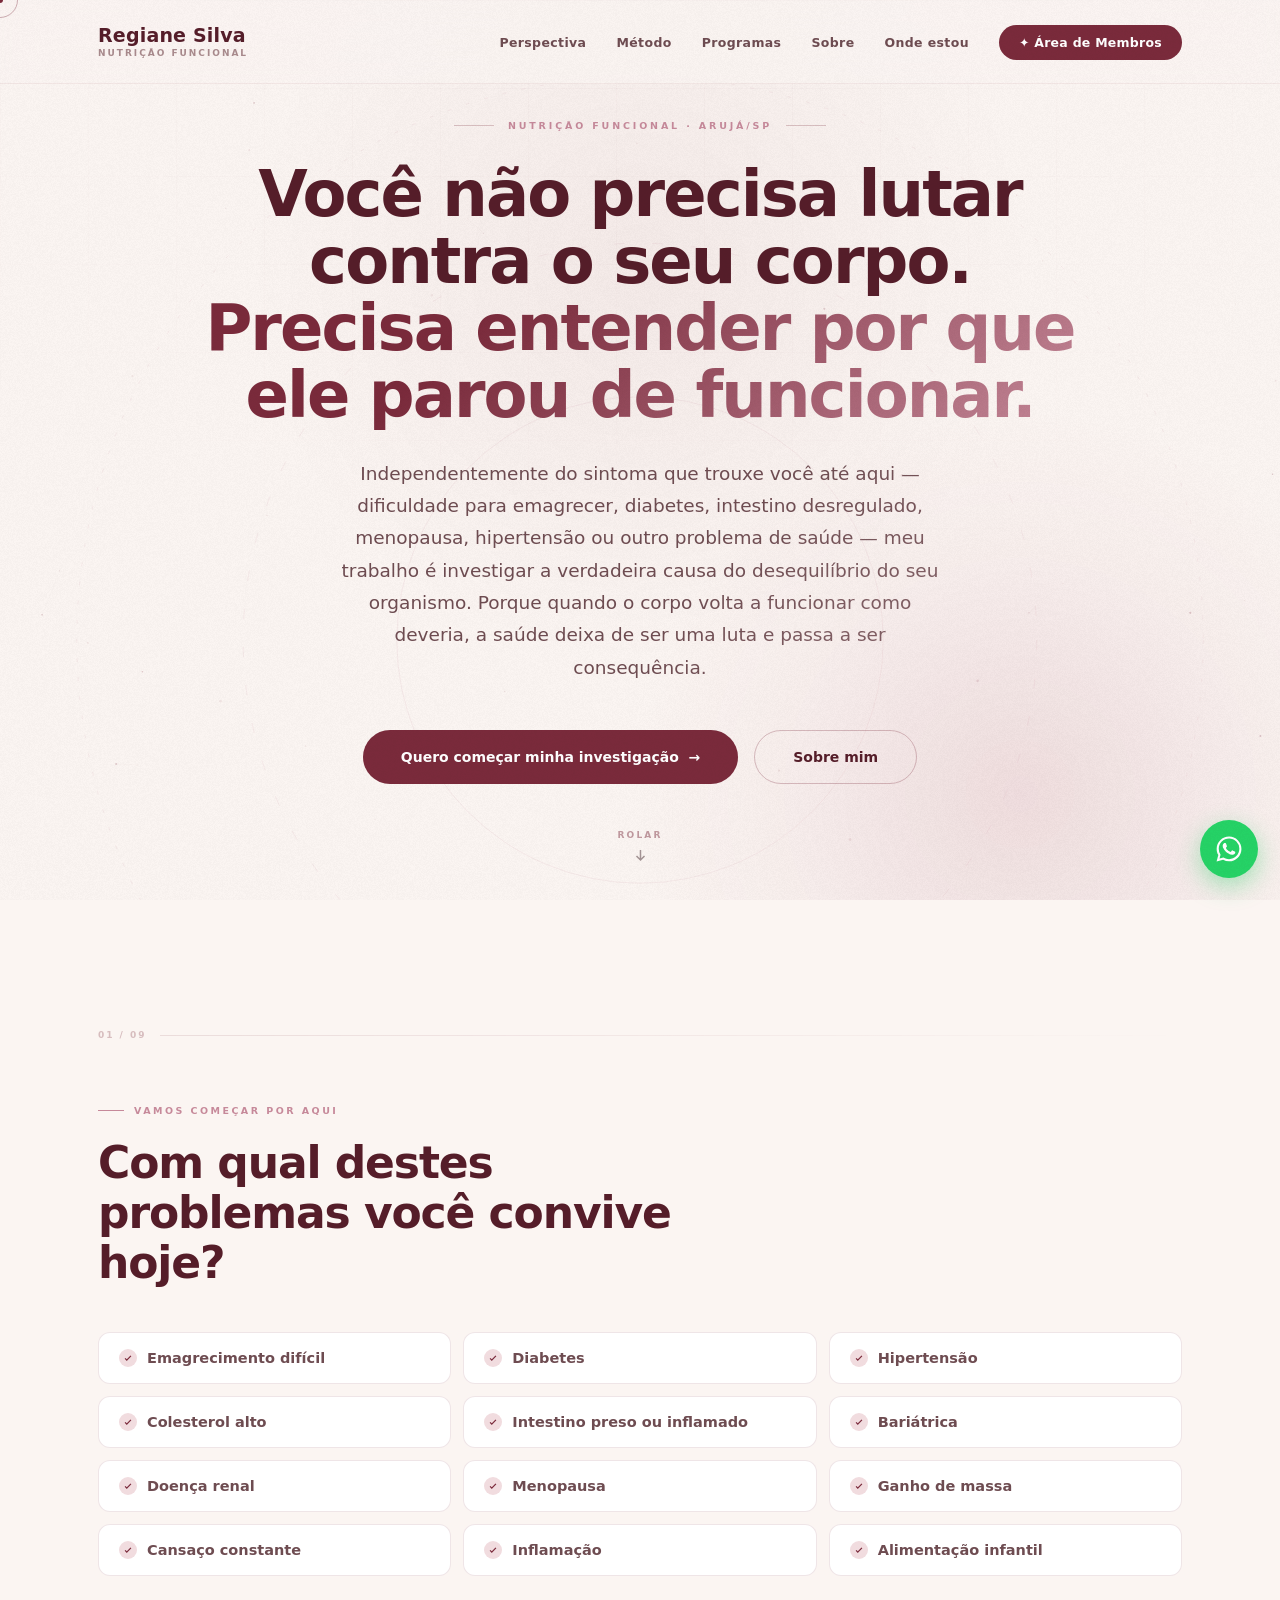
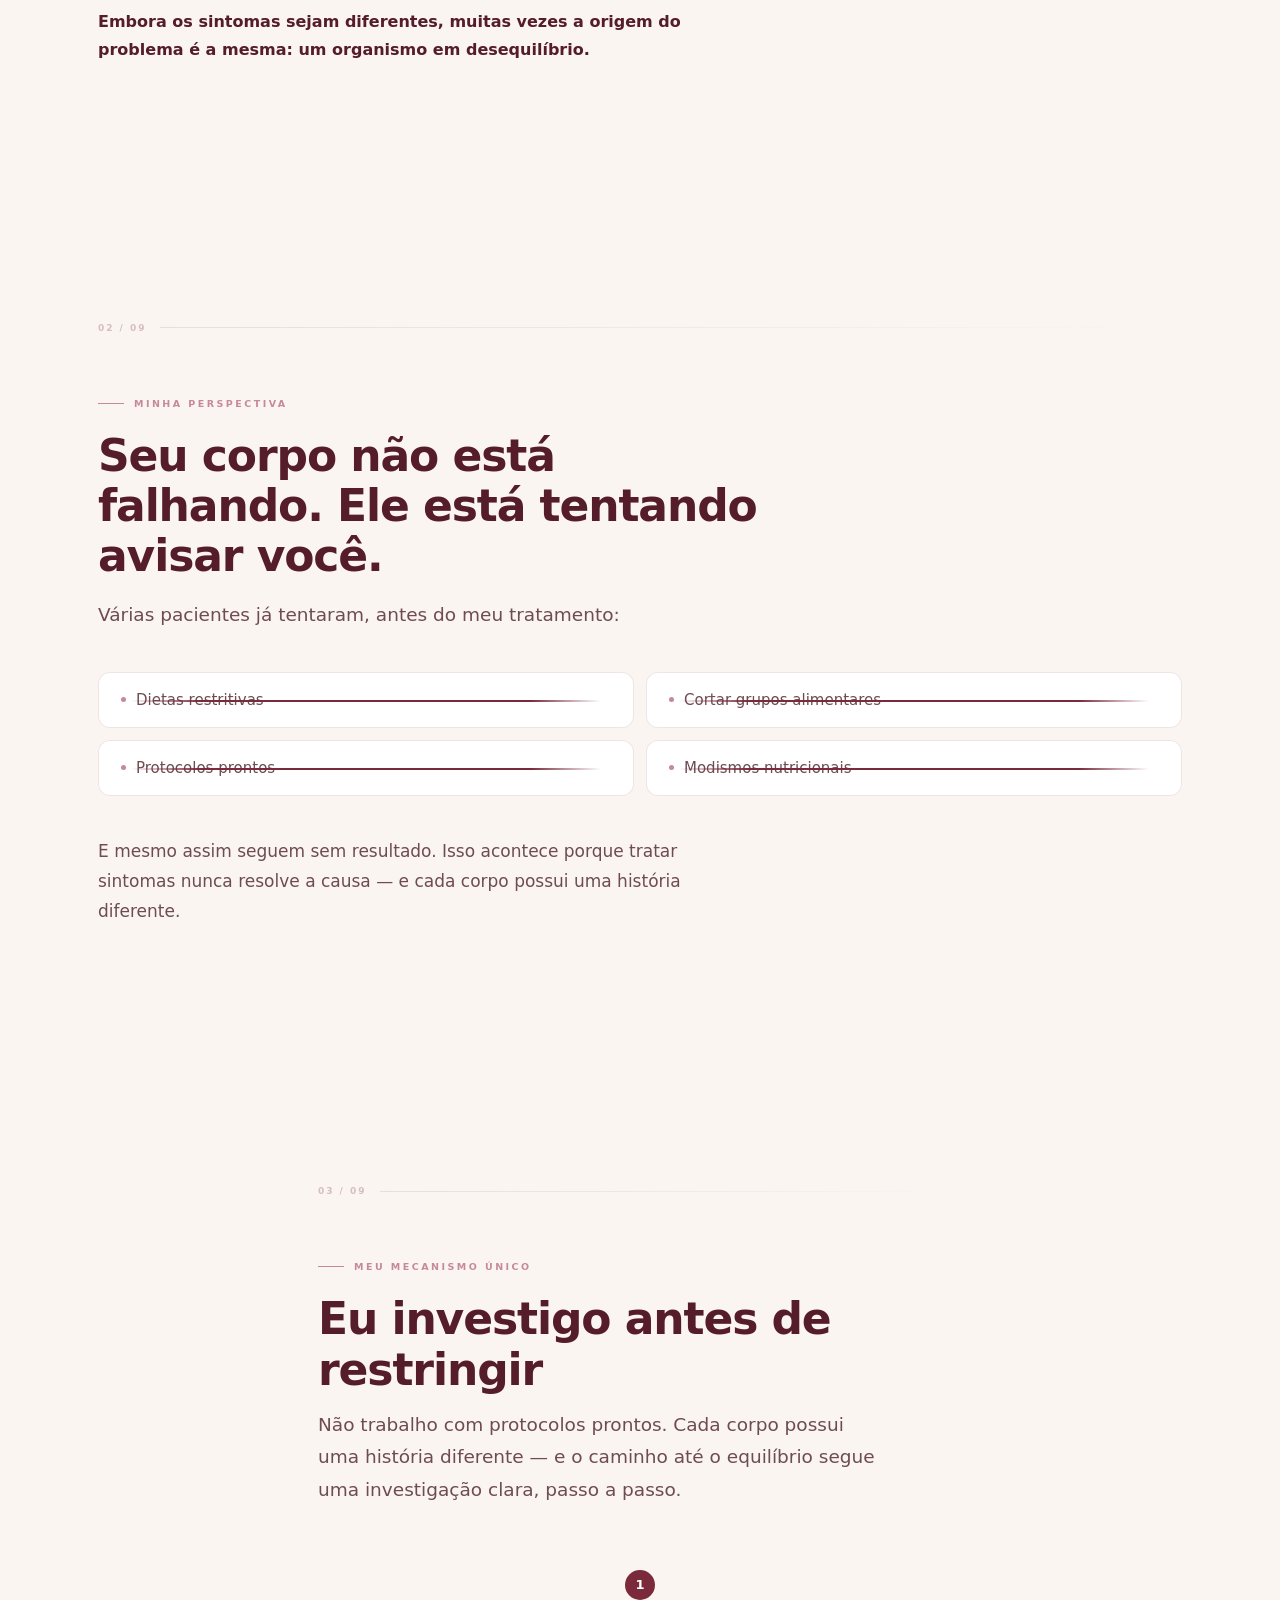
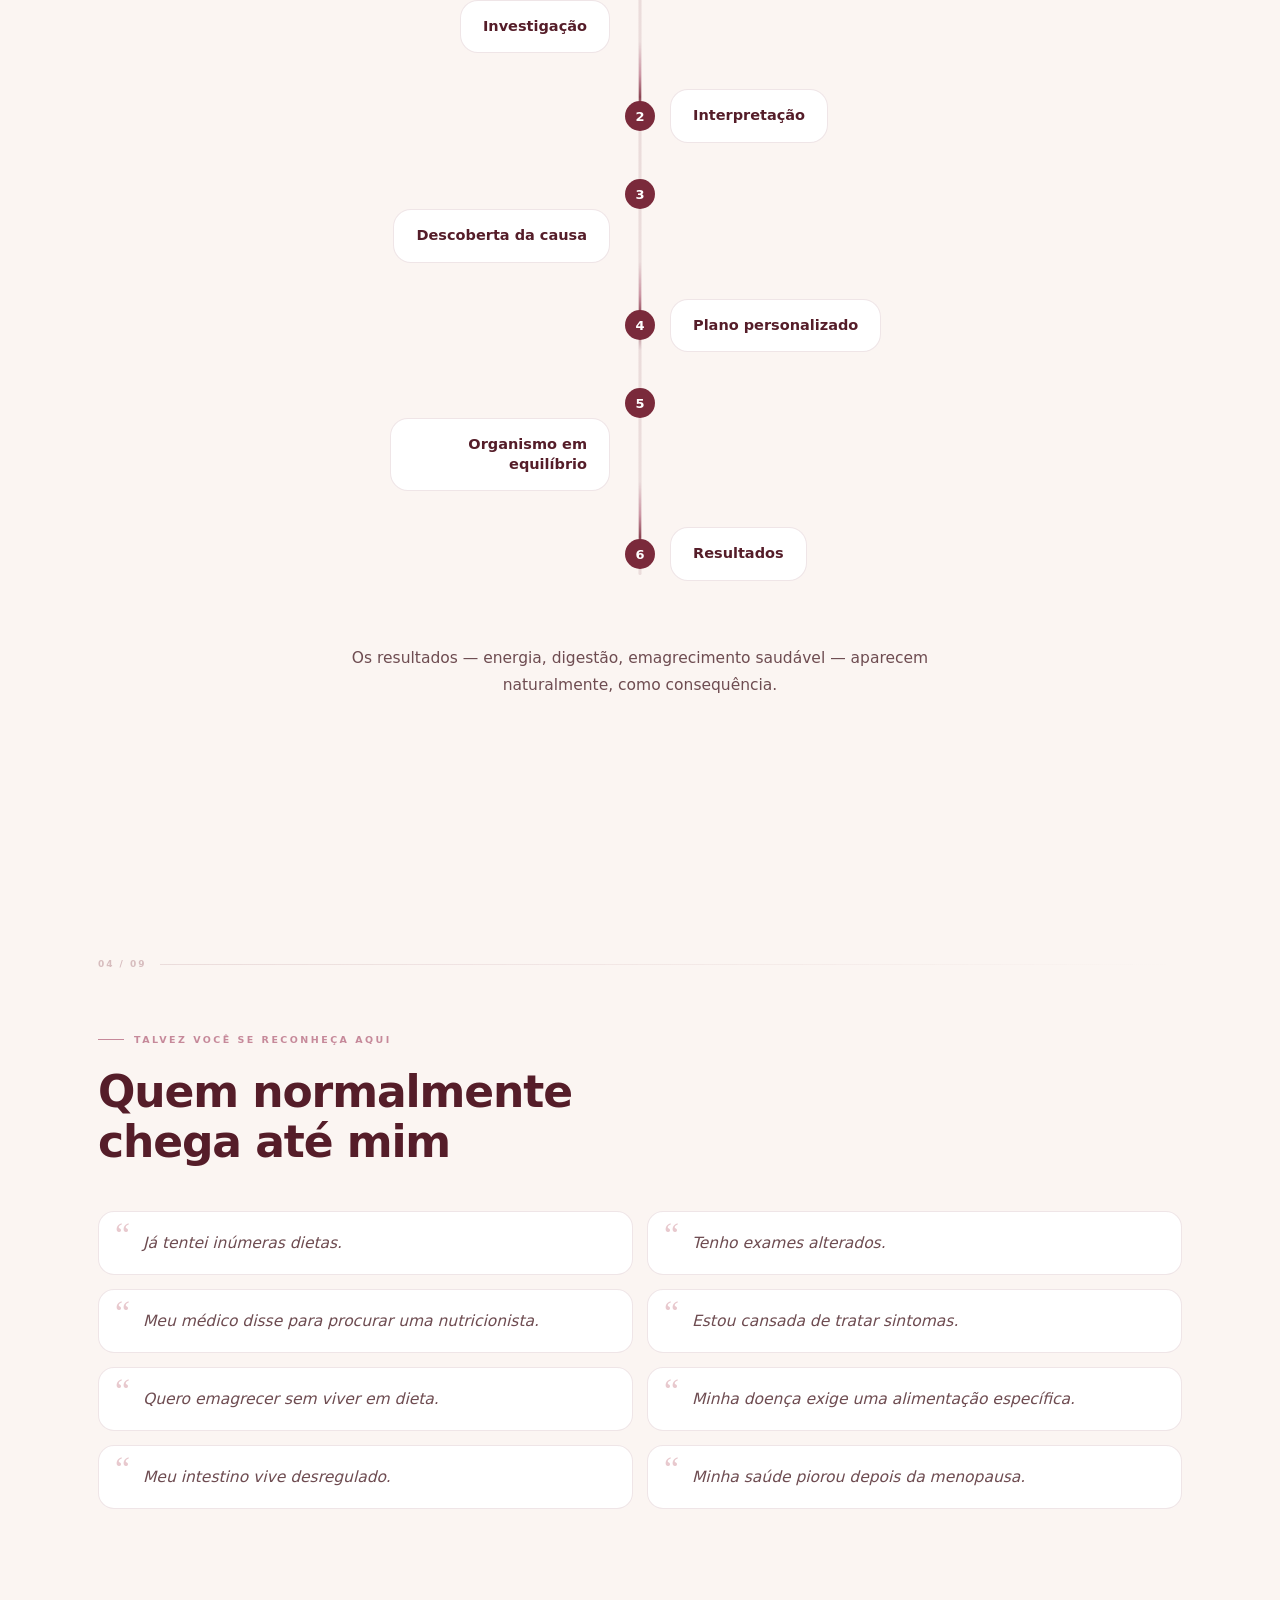
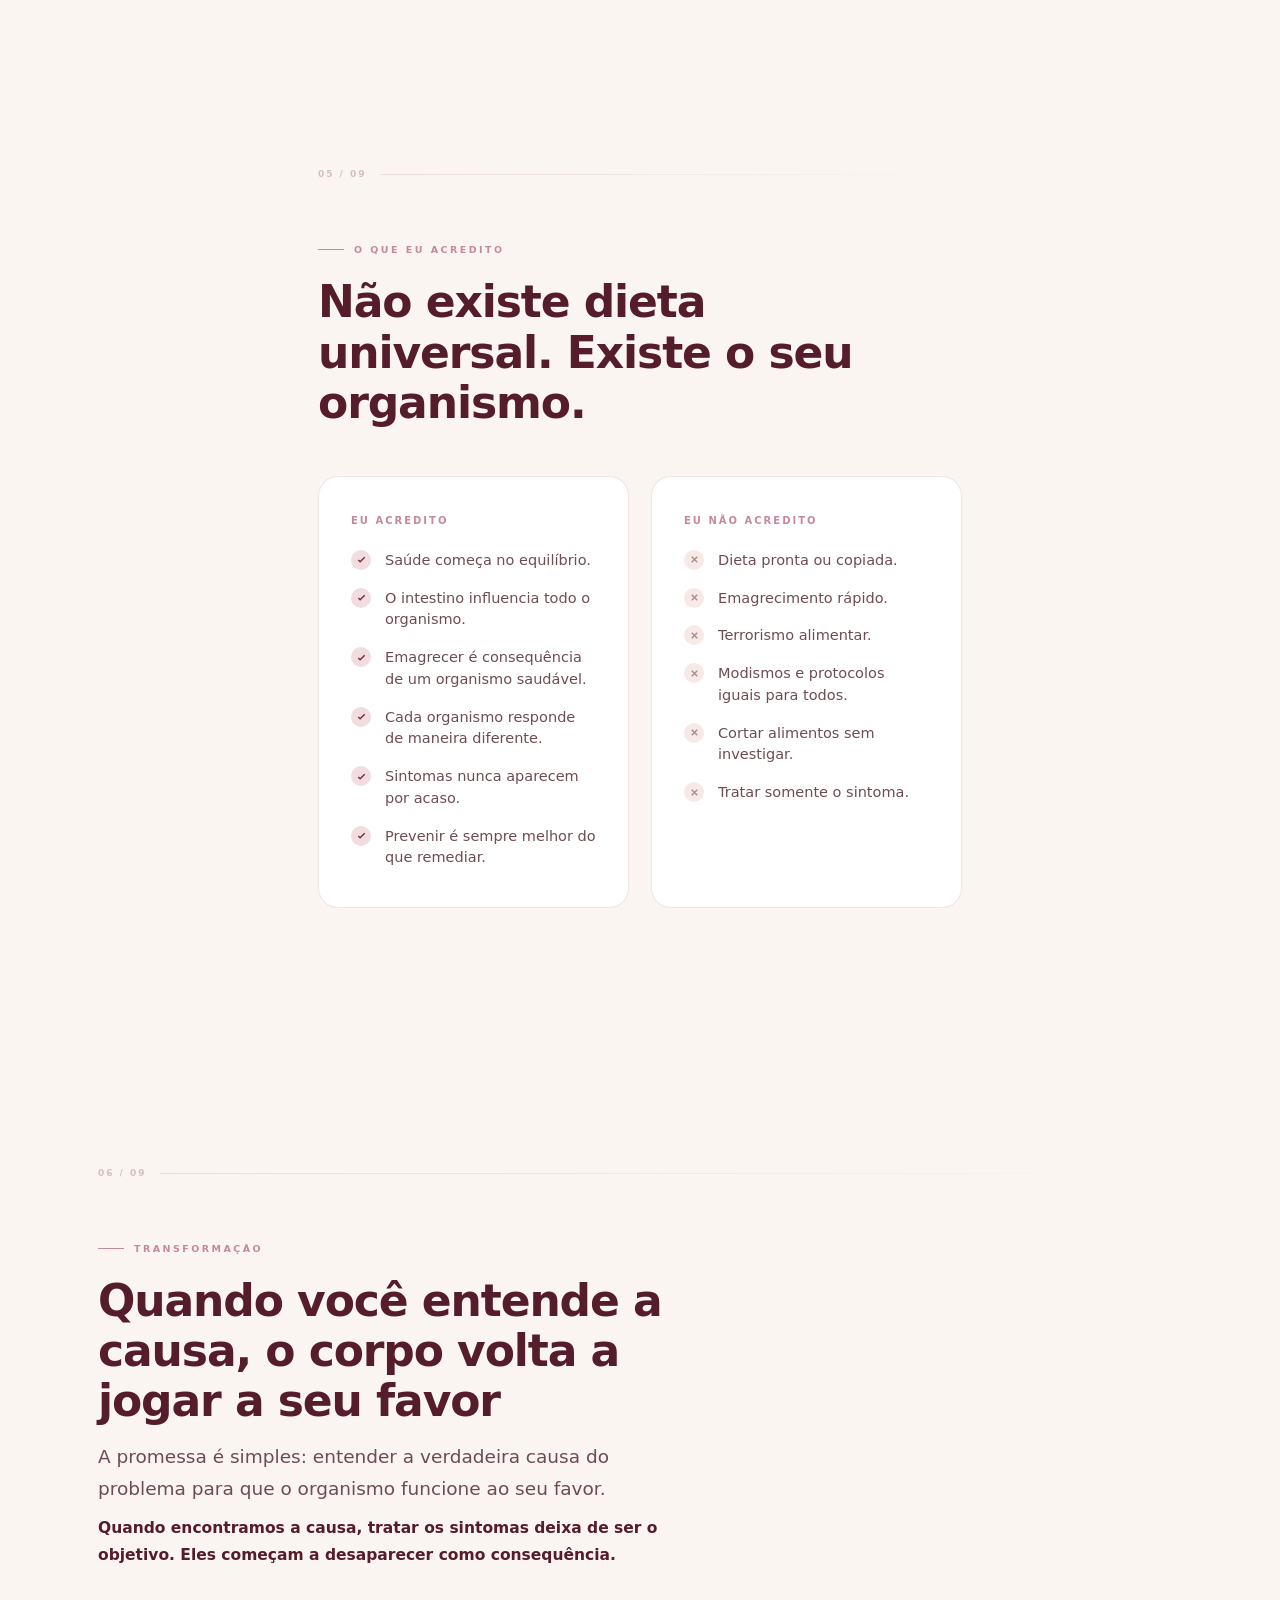
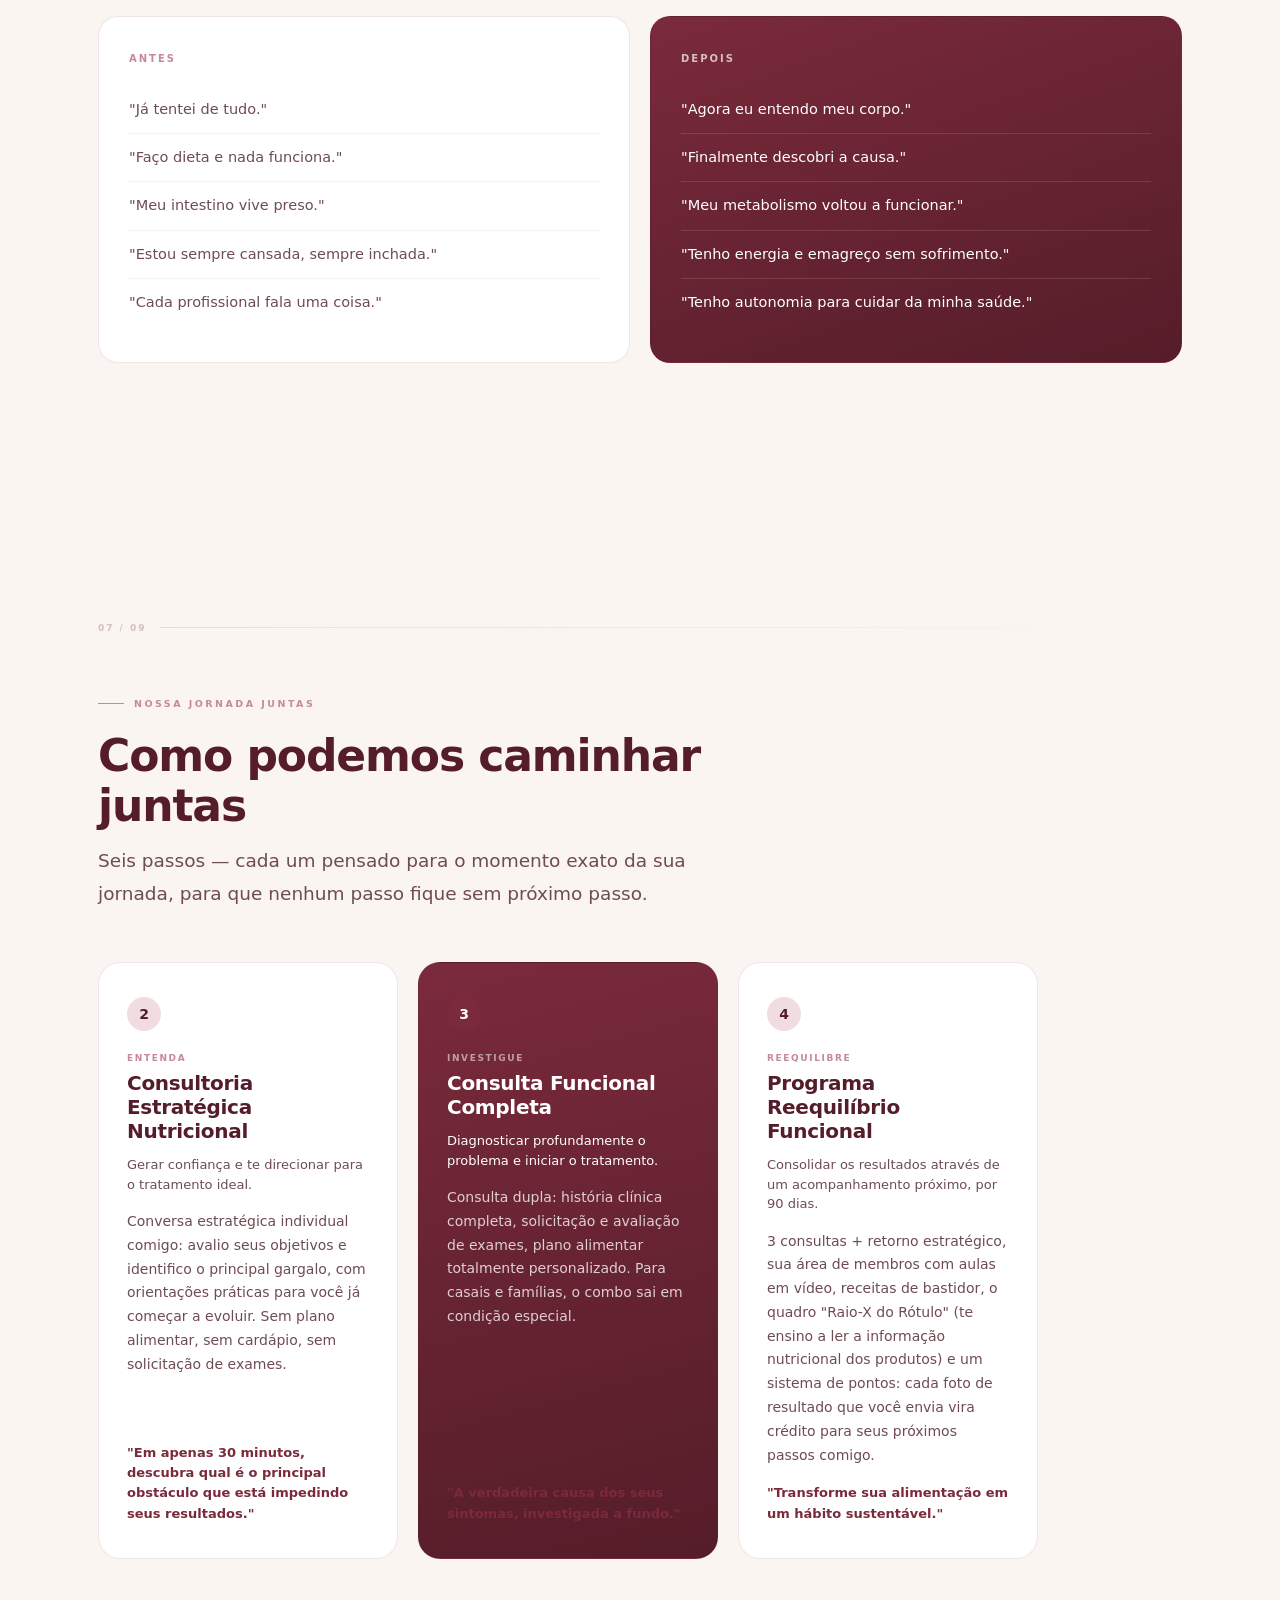
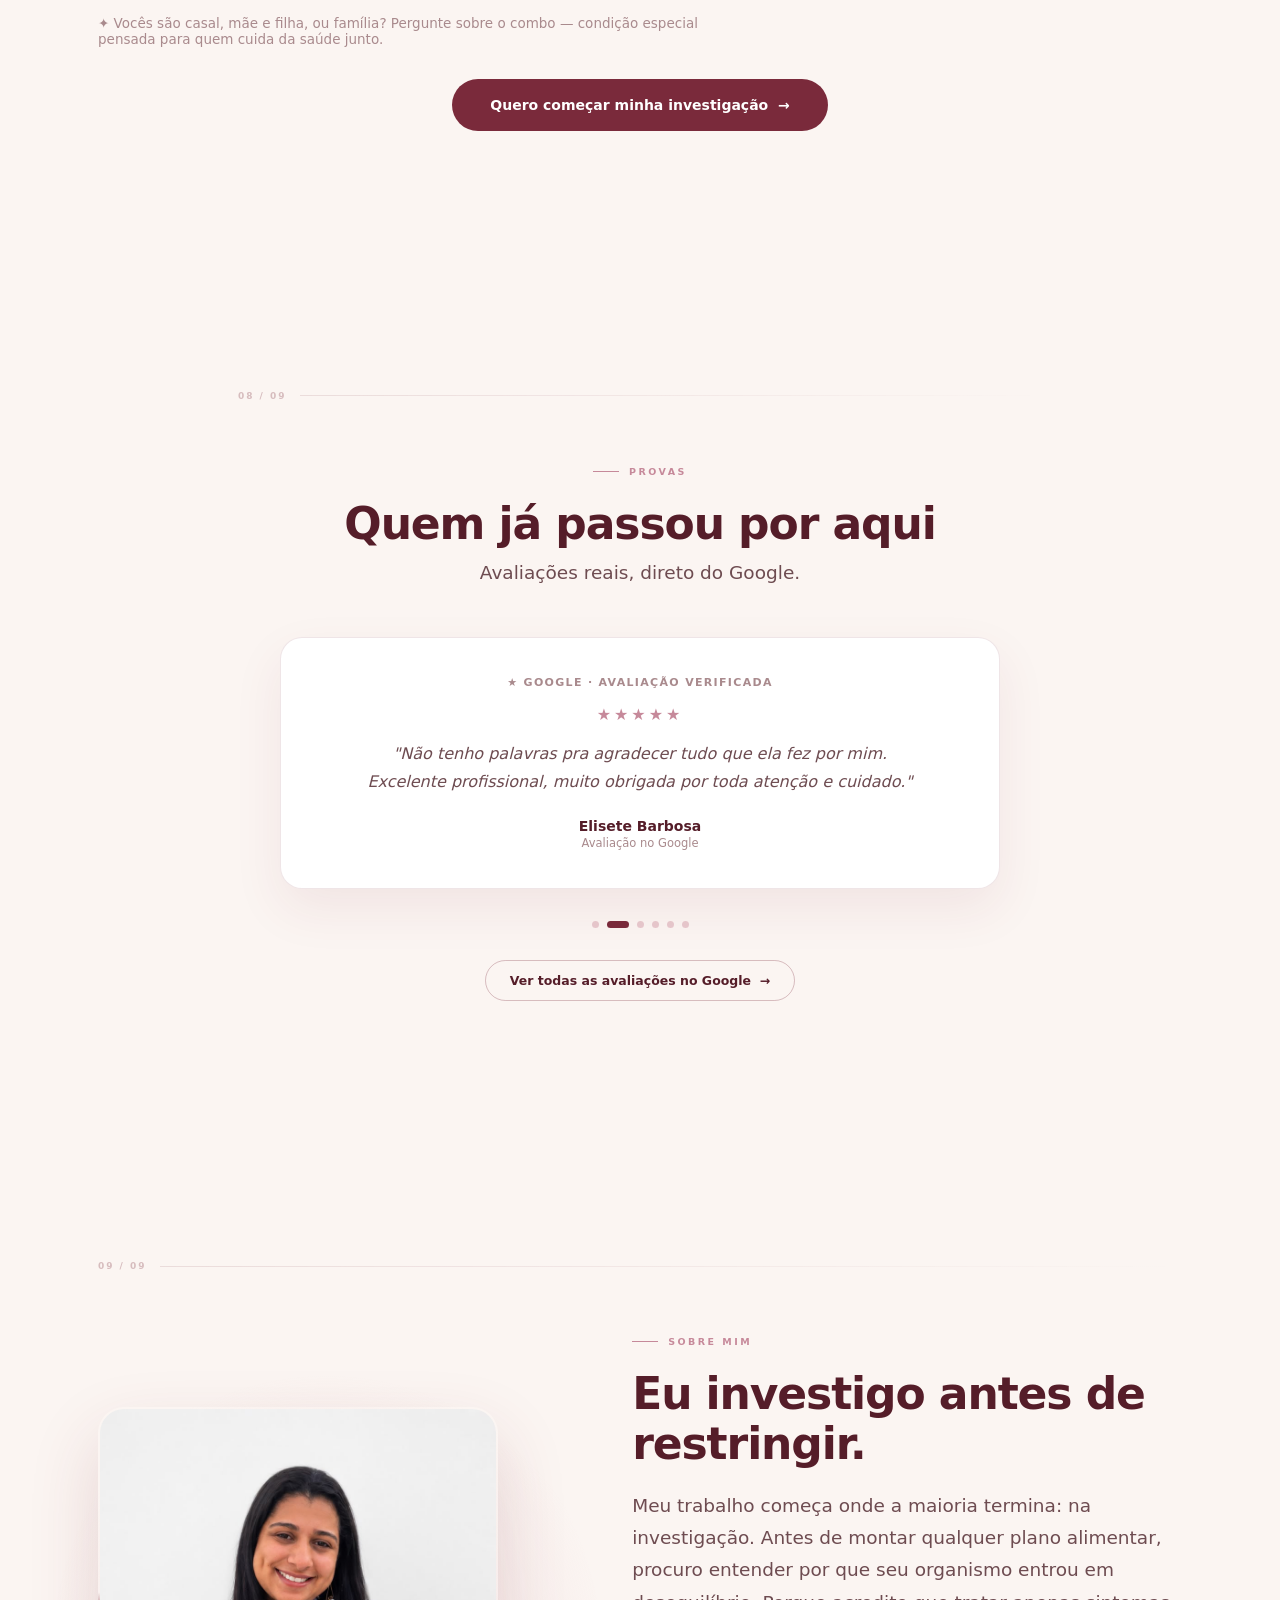
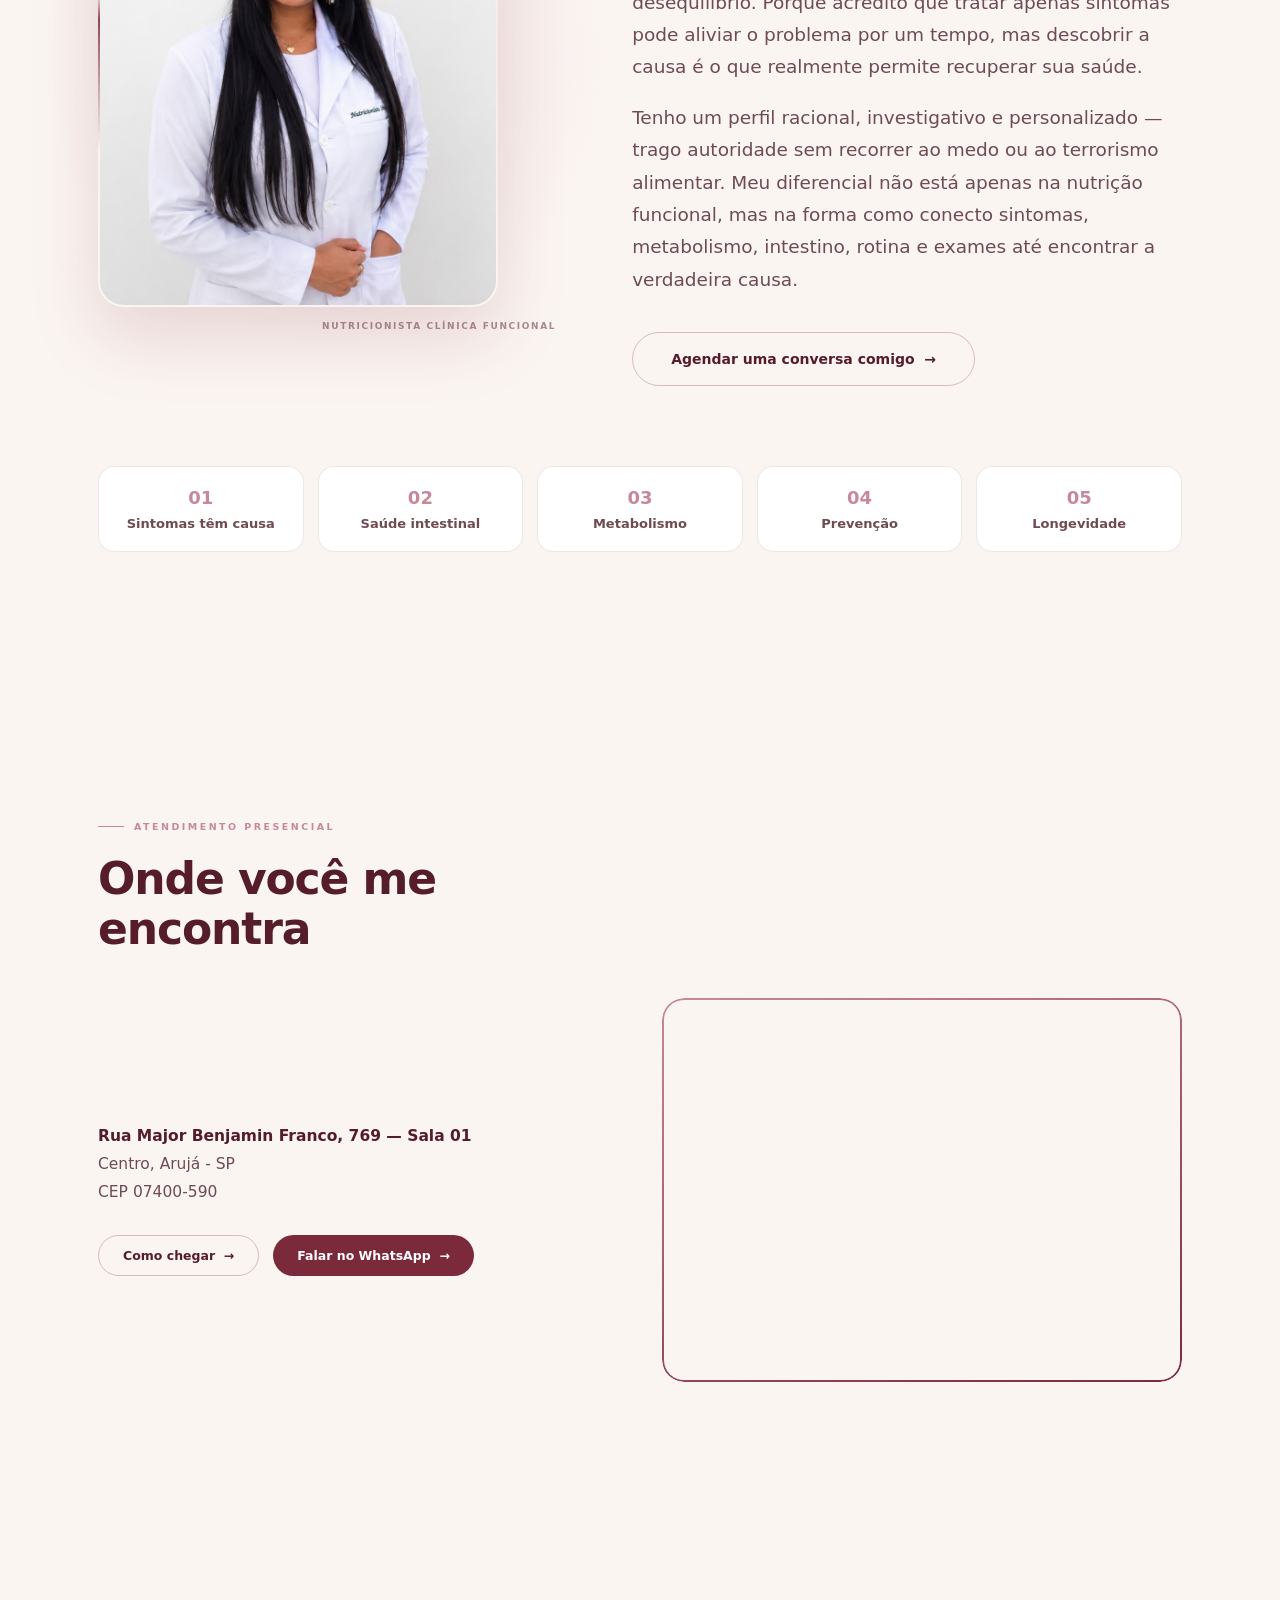
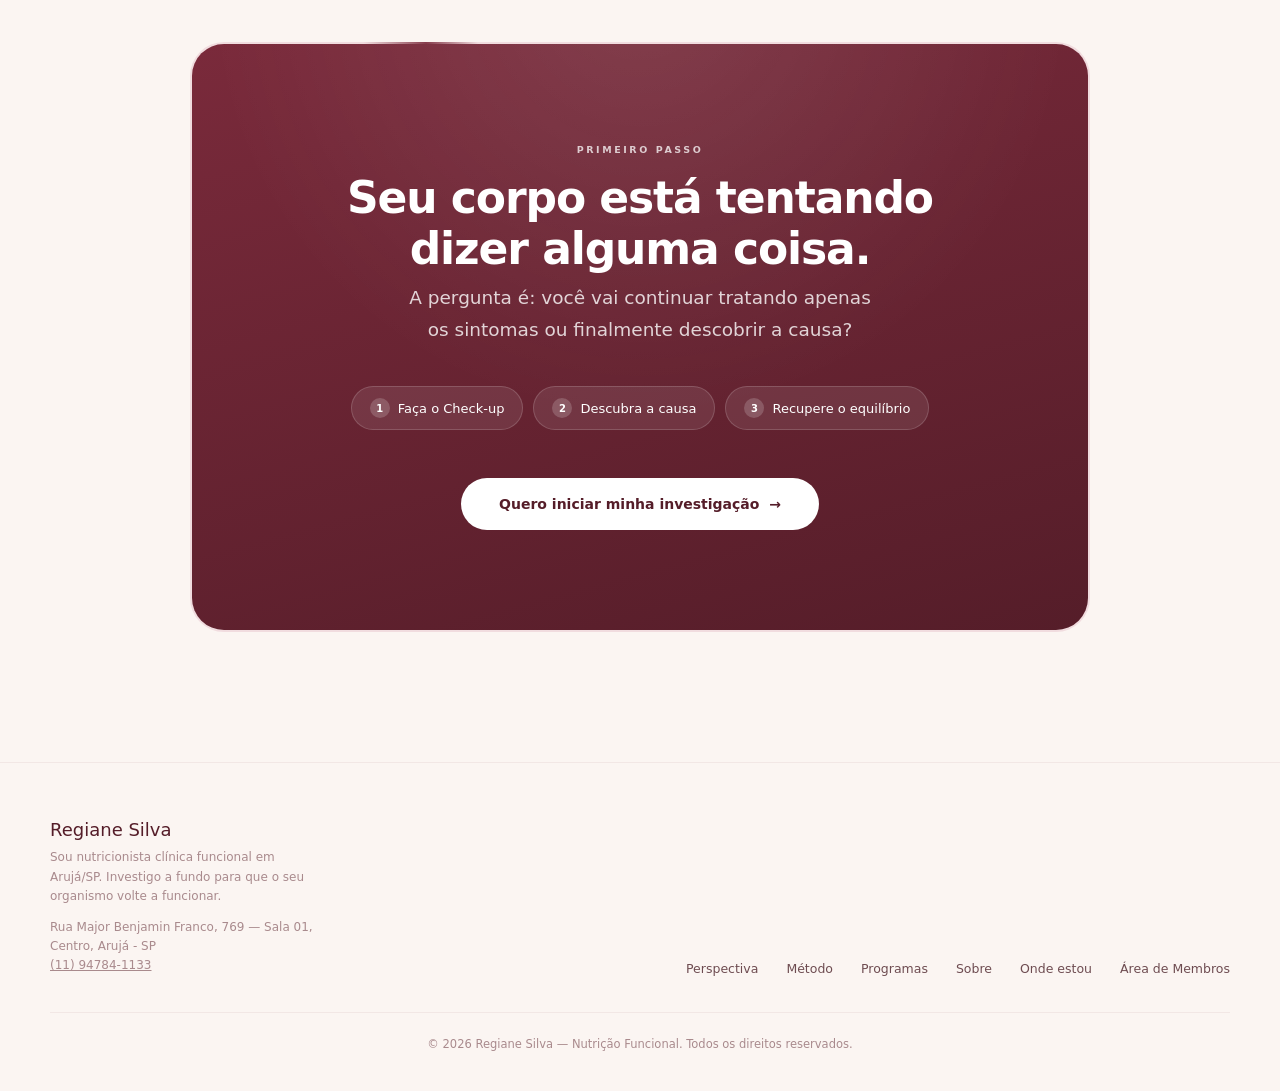
<file: index.html>
<!DOCTYPE html>
<html lang="pt-BR">
<head>
  <!-- Google tag (gtag.js) -->
  <script async src="https://www.googletagmanager.com/gtag/js?id=G-J4VXE3Y306"></script>
  <script>
    window.dataLayer = window.dataLayer || [];
    function gtag(){dataLayer.push(arguments);}
    gtag('js', new Date());
    gtag('config', 'G-J4VXE3Y306');
  </script>
<meta name="facebook-domain-verification" content="6pb67tmj2xewxksyf8dis3u90ygink" />
<!-- Meta Pixel Code -->
<script>
!function(f,b,e,v,n,t,s)
{if(f.fbq)return;n=f.fbq=function(){n.callMethod?
n.callMethod.apply(n,arguments):n.queue.push(arguments)};
if(!f._fbq)f._fbq=n;n.push=n;n.loaded=!0;n.version='2.0';
n.queue=[];t=b.createElement(e);t.async=!0;
t.src=v;s=b.getElementsByTagName(e)[0];
s.parentNode.insertBefore(t,s)}(window, document,'script',
'https://connect.facebook.net/en_US/fbevents.js');
fbq('init', '1036591349377296');
fbq('track', 'PageView');
</script>
<!-- End Meta Pixel Code -->
<meta charset="UTF-8" />
<meta name="viewport" content="width=device-width, initial-scale=1.0" />
<title>Regiane Silva — Nutrição Funcional | Investigar antes de restringir</title>
<meta name="description" content="Regiane Silva, nutricionista funcional em Arujá/SP. Investigação personalizada para encontrar a verdadeira causa dos seus sintomas — o emagrecimento vem como consequência." />
<meta name="robots" content="index, follow" />
<meta name="google-site-verification" content="QpXf3g3_gsEm_29CmILCr9iVDcF2v308Fu7WYoo2uso" />
<meta name="google-site-verification" content="nw5gCtPaGeuh94hql3mlXZqzE28eHtEFgpzxqS7XM1g" />
<link rel="canonical" href="https://regianemariasilva22-sudo.github.io/site-regiane-silva/" />

<meta property="og:type" content="business.business" />
<meta property="og:site_name" content="Regiane Silva — Nutrição Funcional" />
<meta property="og:title" content="Regiane Silva — Nutrição Funcional | Investigar antes de restringir" />
<meta property="og:description" content="Regiane Silva, nutricionista funcional em Arujá/SP. Investigação personalizada para encontrar a verdadeira causa dos seus sintomas — o emagrecimento vem como consequência." />
<meta property="og:image" content="https://regianemariasilva22-sudo.github.io/site-regiane-silva/assets/img/regiane-retrato.jpg" />
<meta property="og:url" content="https://regianemariasilva22-sudo.github.io/site-regiane-silva/" />
<meta property="og:locale" content="pt_BR" />
<meta name="twitter:card" content="summary_large_image" />
<meta name="twitter:title" content="Regiane Silva — Nutrição Funcional" />
<meta name="twitter:description" content="Investigação personalizada para encontrar a verdadeira causa dos seus sintomas — o emagrecimento vem como consequência." />
<meta name="twitter:image" content="https://regianemariasilva22-sudo.github.io/site-regiane-silva/assets/img/regiane-retrato.jpg" />

<script type="application/ld+json">
{
  "@context": "https://schema.org",
  "@type": "Dietitian",
  "name": "Regiane Silva",
  "image": "https://regianemariasilva22-sudo.github.io/site-regiane-silva/assets/img/regiane-retrato.jpg",
  "description": "Nutricionista clínica funcional em Arujá/SP. Investigação personalizada da causa dos sintomas, com foco em emagrecimento como consequência do reequilíbrio do organismo.",
  "url": "https://regianemariasilva22-sudo.github.io/site-regiane-silva/",
  "telephone": "+5511947841133",
  "priceRange": "$$",
  "address": {
    "@type": "PostalAddress",
    "streetAddress": "Rua Major Benjamin Franco, 769 - Sala 01",
    "addressLocality": "Arujá",
    "addressRegion": "SP",
    "postalCode": "07400-590",
    "addressCountry": "BR"
  }
}
</script>

<link rel="icon" type="image/svg+xml" href="assets/img/favicon.svg" />
<link rel="stylesheet" href="assets/css/style.css" />
</head>
<body>
<noscript><img height="1" width="1" style="display:none"
src="https://www.facebook.com/tr?id=1036591349377296&ev=PageView&noscript=1"
alt="" /></noscript>

<!-- ── fixed elements ── -->
<canvas id="bg-canvas"></canvas>
<canvas id="grain-canvas"></canvas>
<div class="grid-bg"></div>
<div class="scan-line"></div>
<div class="c-dot" id="cdot"></div>
<div class="c-ring" id="cring"></div>

<!-- ── loader ── -->
<div id="loader">
  <div class="loader-mark">Regiane Silva</div>
  <div class="loader-bar-wrap"><div class="loader-bar" id="loader-bar"></div></div>
</div>

<!-- ── nav ── -->
<nav>
  <div class="nav-inner">
    <a href="#home" class="nav-logo">
      <span class="lg-name">Regiane Silva</span>
      <span class="lg-sub">Nutrição Funcional</span>
    </a>
    <ul class="nav-links">
      <li><a href="#perspectiva">Perspectiva</a></li>
      <li><a href="#metodo">Método</a></li>
      <li><a href="#produtos">Programas</a></li>
      <li><a href="#sobre">Sobre</a></li>
      <li><a href="#local">Onde estou</a></li>
      <li><a href="membros/index.html" class="nav-cta">✦ Área de Membros</a></li>
    </ul>
    <button class="nav-toggle" aria-label="Abrir menu"><span></span><span></span><span></span></button>
  </div>
</nav>

<!-- ══════════════════════════════ HERO ══════════════════════════════ -->
<section class="hero" id="home">
  <svg class="hero-rings" viewBox="0 0 1000 1000" preserveAspectRatio="xMidYMid slice">
    <circle class="orbit orbit-1" cx="500" cy="500" r="440"/>
    <circle class="orbit orbit-2" cx="500" cy="500" r="310"/>
    <circle class="orbit orbit-3" cx="500" cy="500" r="190" stroke-width=".3"/>
  </svg>
  <div class="hero-glow"></div>

  <p class="hero-eyebrow reveal">Nutrição Funcional · Arujá/SP</p>
  <h1 class="h1 reveal">
    Você não precisa lutar<br>contra o seu corpo.
    <em>Precisa entender por que ele parou de funcionar.</em>
  </h1>
  <p class="lead reveal">Independentemente do sintoma que trouxe você até aqui — dificuldade para emagrecer, diabetes, intestino desregulado, menopausa, hipertensão ou outro problema de saúde — meu trabalho é investigar a verdadeira causa do desequilíbrio do seu organismo. Porque quando o corpo volta a funcionar como deveria, a saúde deixa de ser uma luta e passa a ser consequência.</p>
  <div class="hero-actions">
    <a href="https://wa.me/5511947841133?text=Ol%C3%A1%2C%20Regiane%21%20Vim%20pelo%20site%20e%20quero%20come%C3%A7ar%20minha%20investiga%C3%A7%C3%A3o." target="_blank" rel="noopener" class="btn btn-primary reveal">Quero começar minha investigação &nbsp;→</a>
    <a href="#sobre" class="btn btn-outline reveal">Sobre mim</a>
  </div>

  <div class="scroll-hint" aria-hidden="true">
    <span>Rolar</span>
    <svg width="14" height="14" viewBox="0 0 14 14" fill="none" stroke="currentColor" stroke-width="1.5"><path d="M7 2v10M3 8l4 4 4-4"/></svg>
  </div>
</section>

<!-- ══════════════════════════════ IDENTIFICAÇÃO ══════════════════════════════ -->
<section data-step="1">
  <div class="container">
    <div class="sec-divider"><span class="num">01 / 09</span><div class="line"></div></div>
    <div class="sec-tag reveal">Vamos começar por aqui</div>
    <h2 class="h2 reveal" style="max-width:640px;margin-bottom:8px;">Com qual destes problemas você convive hoje?</h2>

    <div class="id-grid">
      <div class="id-pill reveal"><span class="chk"><svg viewBox="0 0 24 24" fill="none" stroke="currentColor" stroke-width="3"><path d="M5 13l4 4L19 7"/></svg></span>Emagrecimento difícil</div>
      <div class="id-pill reveal d1"><span class="chk"><svg viewBox="0 0 24 24" fill="none" stroke="currentColor" stroke-width="3"><path d="M5 13l4 4L19 7"/></svg></span>Diabetes</div>
      <div class="id-pill reveal d2"><span class="chk"><svg viewBox="0 0 24 24" fill="none" stroke="currentColor" stroke-width="3"><path d="M5 13l4 4L19 7"/></svg></span>Hipertensão</div>
      <div class="id-pill reveal d3"><span class="chk"><svg viewBox="0 0 24 24" fill="none" stroke="currentColor" stroke-width="3"><path d="M5 13l4 4L19 7"/></svg></span>Colesterol alto</div>
      <div class="id-pill reveal d4"><span class="chk"><svg viewBox="0 0 24 24" fill="none" stroke="currentColor" stroke-width="3"><path d="M5 13l4 4L19 7"/></svg></span>Intestino preso ou inflamado</div>
      <div class="id-pill reveal d5"><span class="chk"><svg viewBox="0 0 24 24" fill="none" stroke="currentColor" stroke-width="3"><path d="M5 13l4 4L19 7"/></svg></span>Bariátrica</div>
      <div class="id-pill reveal"><span class="chk"><svg viewBox="0 0 24 24" fill="none" stroke="currentColor" stroke-width="3"><path d="M5 13l4 4L19 7"/></svg></span>Doença renal</div>
      <div class="id-pill reveal d1"><span class="chk"><svg viewBox="0 0 24 24" fill="none" stroke="currentColor" stroke-width="3"><path d="M5 13l4 4L19 7"/></svg></span>Menopausa</div>
      <div class="id-pill reveal d2"><span class="chk"><svg viewBox="0 0 24 24" fill="none" stroke="currentColor" stroke-width="3"><path d="M5 13l4 4L19 7"/></svg></span>Ganho de massa</div>
      <div class="id-pill reveal d3"><span class="chk"><svg viewBox="0 0 24 24" fill="none" stroke="currentColor" stroke-width="3"><path d="M5 13l4 4L19 7"/></svg></span>Cansaço constante</div>
      <div class="id-pill reveal d4"><span class="chk"><svg viewBox="0 0 24 24" fill="none" stroke="currentColor" stroke-width="3"><path d="M5 13l4 4L19 7"/></svg></span>Inflamação</div>
      <div class="id-pill reveal d5"><span class="chk"><svg viewBox="0 0 24 24" fill="none" stroke="currentColor" stroke-width="3"><path d="M5 13l4 4L19 7"/></svg></span>Alimentação infantil</div>
    </div>

    <p class="reveal" style="font-size:16px;font-weight:600;color:var(--marsala-deep);max-width:640px;line-height:1.7;margin-top:12px;">
      Embora os sintomas sejam diferentes, muitas vezes a origem do problema é a mesma: um organismo em desequilíbrio.
    </p>
  </div>
</section>

<!-- ══════════════════════════════ PERSPECTIVA ══════════════════════════════ -->
<section id="perspectiva" data-step="2">
  <div class="container">
    <div class="sec-divider"><span class="num">02 / 09</span><div class="line"></div></div>
    <div class="sec-tag reveal">Minha Perspectiva</div>
    <h2 class="h2 reveal" style="max-width:680px;margin-bottom:18px;">Seu corpo não está falhando. Ele está tentando avisar você.</h2>
    <p class="lead reveal">Várias pacientes já tentaram, antes do meu tratamento:</p>

    <div class="tried-grid">
      <div class="tried-pill slide-l">Dietas restritivas<span class="strike"></span></div>
      <div class="tried-pill slide-r d1">Cortar grupos alimentares<span class="strike"></span></div>
      <div class="tried-pill slide-l d1">Protocolos prontos<span class="strike"></span></div>
      <div class="tried-pill slide-r d2">Modismos nutricionais<span class="strike"></span></div>
    </div>

    <p class="reveal" style="font-size:17px;font-weight:500;color:var(--ink-soft);max-width:640px;line-height:1.78;margin-top:16px;">
      E mesmo assim seguem sem resultado. Isso acontece porque tratar sintomas nunca resolve a causa — e cada corpo possui uma história diferente.
    </p>
  </div>
</section>

<!-- ══════════════════════════════ MECANISMO ÚNICO ══════════════════════════════ -->
<section id="metodo" data-step="3">
  <div class="container-sm">
    <div class="sec-divider"><span class="num">03 / 09</span><div class="line"></div></div>
    <div class="sec-tag reveal">Meu Mecanismo Único</div>
    <h2 class="h2 reveal" style="max-width:620px;margin-bottom:14px;">Eu investigo antes de restringir</h2>
    <p class="lead reveal" style="max-width:560px;">Não trabalho com protocolos prontos. Cada corpo possui uma história diferente — e o caminho até o equilíbrio segue uma investigação clara, passo a passo.</p>

    <div class="timeline">
      <div class="timeline-step reveal"><span class="tn">1</span><div class="timeline-card">Investigação</div></div>
      <div class="timeline-step reveal d1"><span class="tn">2</span><div class="timeline-card">Interpretação</div></div>
      <div class="timeline-step reveal d2"><span class="tn">3</span><div class="timeline-card">Descoberta da causa</div></div>
      <div class="timeline-step reveal d3"><span class="tn">4</span><div class="timeline-card">Plano personalizado</div></div>
      <div class="timeline-step reveal d4"><span class="tn">5</span><div class="timeline-card">Organismo em equilíbrio</div></div>
      <div class="timeline-step reveal d5"><span class="tn">6</span><div class="timeline-card">Resultados</div></div>
    </div>

    <p class="reveal" style="margin-top:8px;font-size:15.5px;color:var(--ink-soft);line-height:1.75;text-align:center;">
      Os resultados — energia, digestão, emagrecimento saudável — aparecem naturalmente, como consequência.
    </p>
  </div>
</section>

<!-- ══════════════════════════════ QUEM CHEGA ATÉ MIM ══════════════════════════════ -->
<section data-step="4">
  <div class="container">
    <div class="sec-divider"><span class="num">04 / 09</span><div class="line"></div></div>
    <div class="sec-tag reveal">Talvez você se reconheça aqui</div>
    <h2 class="h2 reveal" style="max-width:560px;margin-bottom:0;">Quem normalmente chega até mim</h2>

    <div class="quotes-grid">
      <div class="quote-pill reveal d1">Já tentei inúmeras dietas.</div>
      <div class="quote-pill reveal d2">Tenho exames alterados.</div>
      <div class="quote-pill reveal d3">Meu médico disse para procurar uma nutricionista.</div>
      <div class="quote-pill reveal d4">Estou cansada de tratar sintomas.</div>
      <div class="quote-pill reveal d1">Quero emagrecer sem viver em dieta.</div>
      <div class="quote-pill reveal d2">Minha doença exige uma alimentação específica.</div>
      <div class="quote-pill reveal d3">Meu intestino vive desregulado.</div>
      <div class="quote-pill reveal d4">Minha saúde piorou depois da menopausa.</div>
    </div>
  </div>
</section>

<!-- ══════════════════════════════ CRENÇAS ══════════════════════════════ -->
<section data-step="5">
  <div class="container-sm">
    <div class="sec-divider"><span class="num">05 / 09</span><div class="line"></div></div>
    <div class="sec-tag reveal">O que eu acredito</div>
    <h2 class="h2 reveal" style="max-width:560px;margin-bottom:0;">Não existe dieta universal. Existe o seu organismo.</h2>

    <div class="beliefs-split">
      <div class="belief-col reveal d1">
        <h4>Eu acredito</h4>
        <ul class="belief-list yes">
          <li><span class="badge"><svg viewBox="0 0 24 24" fill="none" stroke="currentColor" stroke-width="3"><path d="M5 13l4 4L19 7"/></svg></span>Saúde começa no equilíbrio.</li>
          <li><span class="badge"><svg viewBox="0 0 24 24" fill="none" stroke="currentColor" stroke-width="3"><path d="M5 13l4 4L19 7"/></svg></span>O intestino influencia todo o organismo.</li>
          <li><span class="badge"><svg viewBox="0 0 24 24" fill="none" stroke="currentColor" stroke-width="3"><path d="M5 13l4 4L19 7"/></svg></span>Emagrecer é consequência de um organismo saudável.</li>
          <li><span class="badge"><svg viewBox="0 0 24 24" fill="none" stroke="currentColor" stroke-width="3"><path d="M5 13l4 4L19 7"/></svg></span>Cada organismo responde de maneira diferente.</li>
          <li><span class="badge"><svg viewBox="0 0 24 24" fill="none" stroke="currentColor" stroke-width="3"><path d="M5 13l4 4L19 7"/></svg></span>Sintomas nunca aparecem por acaso.</li>
          <li><span class="badge"><svg viewBox="0 0 24 24" fill="none" stroke="currentColor" stroke-width="3"><path d="M5 13l4 4L19 7"/></svg></span>Prevenir é sempre melhor do que remediar.</li>
        </ul>
      </div>
      <div class="belief-col reveal d2">
        <h4>Eu não acredito</h4>
        <ul class="belief-list no">
          <li><span class="badge"><svg viewBox="0 0 24 24" fill="none" stroke="currentColor" stroke-width="3"><path d="M6 6l12 12M18 6L6 18"/></svg></span>Dieta pronta ou copiada.</li>
          <li><span class="badge"><svg viewBox="0 0 24 24" fill="none" stroke="currentColor" stroke-width="3"><path d="M6 6l12 12M18 6L6 18"/></svg></span>Emagrecimento rápido.</li>
          <li><span class="badge"><svg viewBox="0 0 24 24" fill="none" stroke="currentColor" stroke-width="3"><path d="M6 6l12 12M18 6L6 18"/></svg></span>Terrorismo alimentar.</li>
          <li><span class="badge"><svg viewBox="0 0 24 24" fill="none" stroke="currentColor" stroke-width="3"><path d="M6 6l12 12M18 6L6 18"/></svg></span>Modismos e protocolos iguais para todos.</li>
          <li><span class="badge"><svg viewBox="0 0 24 24" fill="none" stroke="currentColor" stroke-width="3"><path d="M6 6l12 12M18 6L6 18"/></svg></span>Cortar alimentos sem investigar.</li>
          <li><span class="badge"><svg viewBox="0 0 24 24" fill="none" stroke="currentColor" stroke-width="3"><path d="M6 6l12 12M18 6L6 18"/></svg></span>Tratar somente o sintoma.</li>
        </ul>
      </div>
    </div>
  </div>
</section>

<!-- ══════════════════════════════ TRANSFORMAÇÃO ══════════════════════════════ -->
<section data-step="6">
  <div class="container">
    <div class="sec-divider"><span class="num">06 / 09</span><div class="line"></div></div>
    <div class="sec-tag reveal">Transformação</div>
    <h2 class="h2 reveal" style="max-width:600px;margin-bottom:14px;">Quando você entende a causa, o corpo volta a jogar a seu favor</h2>
    <p class="lead reveal" style="max-width:600px;">A promessa é simples: entender a verdadeira causa do problema para que o organismo funcione ao seu favor.</p>
    <p class="reveal" style="font-size:15.5px;font-weight:600;color:var(--marsala-deep);max-width:600px;line-height:1.7;margin-top:10px;">
      Quando encontramos a causa, tratar os sintomas deixa de ser o objetivo. Eles começam a desaparecer como consequência.
    </p>

    <div class="ba-grid">
      <div class="ba-col before reveal d1">
        <h4>Antes</h4>
        <div class="ba-item">"Já tentei de tudo."</div>
        <div class="ba-item">"Faço dieta e nada funciona."</div>
        <div class="ba-item">"Meu intestino vive preso."</div>
        <div class="ba-item">"Estou sempre cansada, sempre inchada."</div>
        <div class="ba-item">"Cada profissional fala uma coisa."</div>
      </div>
      <div class="ba-col after reveal d2">
        <h4>Depois</h4>
        <div class="ba-item">"Agora eu entendo meu corpo."</div>
        <div class="ba-item">"Finalmente descobri a causa."</div>
        <div class="ba-item">"Meu metabolismo voltou a funcionar."</div>
        <div class="ba-item">"Tenho energia e emagreço sem sofrimento."</div>
        <div class="ba-item">"Tenho autonomia para cuidar da minha saúde."</div>
      </div>
    </div>
  </div>
</section>

<!-- ══════════════════════════════ COMO PODEMOS CAMINHAR JUNTOS ══════════════════════════════ -->
<section id="produtos" data-step="7">
  <div class="container">
    <div class="sec-divider"><span class="num">07 / 09</span><div class="line"></div></div>
    <div class="sec-tag reveal">Nossa Jornada Juntas</div>
    <h2 class="h2 reveal" style="max-width:640px;margin-bottom:14px;">Como podemos caminhar juntas</h2>
    <p class="lead reveal" style="max-width:620px;">Seis passos — cada um pensado para o momento exato da sua jornada, para que nenhum passo fique sem próximo passo.</p>

    <div class="ladder-track">
      <div class="ladder-card reveal">
        <div class="ladder-step">1</div>
        <div class="ladder-tag">Descubra</div>
        <h3 class="h3">Check-up Alimentar Funcional</h3>
        <p class="ladder-goal">Gerar consciência sobre o problema e te preparar para uma avaliação individual.</p>
        <p class="ladder-desc">Você responde um questionário sobre um sintoma específico e recebe, na hora, uma leitura inicial e um plano de melhorias para começar a agir hoje mesmo.</p>
        <p class="ladder-promise">"Descubra quais hábitos estão impedindo sua saúde de evoluir."</p>
      </div>
      <div class="ladder-card reveal d1">
        <div class="ladder-step">2</div>
        <div class="ladder-tag">Entenda</div>
        <h3 class="h3">Consultoria Estratégica Nutricional</h3>
        <p class="ladder-goal">Gerar confiança e te direcionar para o tratamento ideal.</p>
        <p class="ladder-desc">Conversa estratégica individual comigo: avalio seus objetivos e identifico o principal gargalo, com orientações práticas para você já começar a evoluir. Sem plano alimentar, sem cardápio, sem solicitação de exames.</p>
        <p class="ladder-promise">"Em apenas 30 minutos, descubra qual é o principal obstáculo que está impedindo seus resultados."</p>
      </div>
      <div class="ladder-card featured reveal d2">
        <div class="ladder-step">3</div>
        <div class="ladder-tag">Investigue</div>
        <h3 class="h3">Consulta Funcional Completa</h3>
        <p class="ladder-goal">Diagnosticar profundamente o problema e iniciar o tratamento.</p>
        <p class="ladder-desc">Consulta dupla: história clínica completa, solicitação e avaliação de exames, plano alimentar totalmente personalizado. Para casais e famílias, o combo sai em condição especial.</p>
        <p class="ladder-promise">"A verdadeira causa dos seus sintomas, investigada a fundo."</p>
      </div>
      <div class="ladder-card reveal d3">
        <div class="ladder-step">4</div>
        <div class="ladder-tag">Reequilibre</div>
        <h3 class="h3">Programa Reequilíbrio Funcional</h3>
        <p class="ladder-goal">Consolidar os resultados através de um acompanhamento próximo, por 90 dias.</p>
        <p class="ladder-desc">3 consultas + retorno estratégico, sua área de membros com aulas em vídeo, receitas de bastidor, o quadro "Raio-X do Rótulo" (te ensino a ler a informação nutricional dos produtos) e um sistema de pontos: cada foto de resultado que você envia vira crédito para seus próximos passos comigo.</p>
        <p class="ladder-promise">"Transforme sua alimentação em um hábito sustentável."</p>
      </div>
      <div class="ladder-card reveal d4">
        <div class="ladder-step">5</div>
        <div class="ladder-tag">Mantenha</div>
        <h3 class="h3">Clube Vida Funcional</h3>
        <p class="ladder-goal">Manter o relacionamento e aumentar seu tempo de cuidado comigo.</p>
        <p class="ladder-desc">Assinatura mensal com acesso ao meu conteúdo exclusivo direto no Instagram — bastidor, receitas, desafios e dicas, sem sair do app que você já usa todo dia.</p>
        <p class="ladder-promise">"Continue cuidando da sua saúde, com apoio contínuo."</p>
      </div>
      <div class="ladder-card reveal d5">
        <div class="ladder-step">6</div>
        <div class="ladder-tag">Evolua</div>
        <h3 class="h3">Mentoria Saúde em Equilíbrio</h3>
        <p class="ladder-goal">Um acompanhamento premium para quem deseja máxima personalização.</p>
        <p class="ladder-desc">Retornos prioritários, revisão frequente de exames, ajustes constantes e suporte direto na sua área de membros — com a opção de incluir orientação de parceiros como personal trainer.</p>
        <p class="ladder-promise">"Acompanhamento intensivo para acelerar seus resultados."</p>
      </div>
    </div>

    <p class="reveal" style="margin-top:32px;font-size:13.5px;color:var(--muted);max-width:620px;">✦ Vocês são casal, mãe e filha, ou família? Pergunte sobre o combo — condição especial pensada para quem cuida da saúde junto.</p>

    <div style="text-align:center;margin-top:32px;">
      <a href="https://wa.me/5511947841133?text=Ol%C3%A1%2C%20Regiane%21%20Vim%20pelo%20site%20e%20quero%20come%C3%A7ar%20minha%20investiga%C3%A7%C3%A3o." target="_blank" rel="noopener" class="btn btn-primary reveal">Quero começar minha investigação &nbsp;→</a>
    </div>
  </div>
</section>

<!-- ══════════════════════════════ PROVAS / DEPOIMENTOS ══════════════════════════════ -->
<section data-step="8">
  <div class="container-center">
    <div class="sec-divider"><span class="num">08 / 09</span><div class="line"></div></div>
    <div class="sec-tag reveal">Provas</div>
    <h2 class="h2 reveal" style="margin:0 auto 8px;">Quem já passou por aqui</h2>
    <p class="lead reveal" style="max-width:480px;margin:0 auto;">Avaliações reais, direto do Google.</p>

    <div class="testi-carousel reveal">
      <div class="testi-slide active">
        <div class="testi-google">★ Google · Avaliação verificada</div>
        <div class="testi-stars">★★★★★</div>
        <p class="testi-text">"Eu adoro a nutri! Ela é super flexível, faz uma avaliação bem completa para montar o plano alimentar, que é super tranquilo de seguir. Além disso, ela realmente escuta nossas necessidades e adapta tudo à nossa rotina, o que faz toda a diferença no dia a dia."</p>
        <div class="testi-name">Geovana Kuwahara</div>
        <div class="testi-src">Avaliação no Google</div>
      </div>
      <div class="testi-slide">
        <div class="testi-google">★ Google · Avaliação verificada</div>
        <div class="testi-stars">★★★★★</div>
        <p class="testi-text">"Não tenho palavras pra agradecer tudo que ela fez por mim. Excelente profissional, muito obrigada por toda atenção e cuidado."</p>
        <div class="testi-name">Elisete Barbosa</div>
        <div class="testi-src">Avaliação no Google</div>
      </div>
      <div class="testi-slide">
        <div class="testi-google">★ Google · Avaliação verificada</div>
        <div class="testi-stars">★★★★★</div>
        <p class="testi-text">"Ótimo atendimento, eu indico para todos os meus amigos. Além da consulta presencial, ela faz atendimento online."</p>
        <div class="testi-name">Beatriz Oliveira</div>
        <div class="testi-src">Avaliação no Google</div>
      </div>
      <div class="testi-slide">
        <div class="testi-google">★ Google · Avaliação verificada</div>
        <div class="testi-stars">★★★★★</div>
        <p class="testi-text">"Foi maravilhoso, o atendimento, o cuidado, tudo excelente, recomendo demais. Poucos dias e meu corpo já é outro."</p>
        <div class="testi-name">Laura Salgueiro</div>
        <div class="testi-src">Avaliação no Google</div>
      </div>
      <div class="testi-slide">
        <div class="testi-google">★ Google · Avaliação verificada</div>
        <div class="testi-stars">★★★★★</div>
        <p class="testi-text">"Ótima nutri, atenciosa e está me ajudando na reeducação alimentar, além de preparar um plano alimentar incrível, individual e que atende todas as nossas necessidades. Ajudando a alcançar nossos resultados de forma saudável!"</p>
        <div class="testi-name">Geovana Gabriely</div>
        <div class="testi-src">Avaliação no Google</div>
      </div>
      <div class="testi-slide">
        <div class="testi-google">★ Google · Avaliação verificada</div>
        <div class="testi-stars">★★★★★</div>
        <p class="testi-text">"Quero deixar aqui um agradecimento especial à minha nutricionista, que tem me ajudado a entender meu corpo e a melhorar minha saúde de forma incrível. Agradeço muito o trabalho e paciência da Rê. As consultas vão muito além da nutrição do corpo — recomendo demais."</p>
        <div class="testi-name">Mariane Souza</div>
        <div class="testi-src">Avaliação no Google · Local Guide</div>
      </div>
    </div>
    <div class="testi-dots">
      <button class="testi-dot active"></button>
      <button class="testi-dot"></button>
      <button class="testi-dot"></button>
      <button class="testi-dot"></button>
      <button class="testi-dot"></button>
      <button class="testi-dot"></button>
    </div>

    <div style="margin-top:32px;">
      <a href="https://www.google.com/search?q=Nutricionista+Regiane+Silva+Aruj%C3%A1&kgmid=/g/11scftj8g7" target="_blank" rel="noopener" class="btn btn-outline btn-sm">Ver todas as avaliações no Google &nbsp;→</a>
    </div>
  </div>
</section>

<!-- ══════════════════════════════ SOBRE ══════════════════════════════ -->
<section id="sobre" data-step="9">
  <div class="container">
    <div class="sec-divider"><span class="num">09 / 09</span><div class="line"></div></div>
    <div class="about-wrap">
      <div class="photo-frame reveal">
        <div class="photo-frame-glow"></div>
        <div class="photo-border">
          <img src="assets/img/regiane-retrato.jpg" alt="Regiane Silva, nutricionista clínica funcional" />
        </div>
        <div class="photo-coord">Nutricionista clínica funcional</div>
      </div>
      <div class="about-content">
        <div class="sec-tag reveal">Sobre mim</div>
        <h2 class="h2 reveal" style="margin-bottom:20px;">Eu investigo antes de restringir.</h2>
        <p class="lead reveal">Meu trabalho começa onde a maioria termina: na investigação. Antes de montar qualquer plano alimentar, procuro entender por que seu organismo entrou em desequilíbrio. Porque acredito que tratar apenas sintomas pode aliviar o problema por um tempo, mas descobrir a causa é o que realmente permite recuperar sua saúde.</p>
        <p class="lead reveal" style="margin-top:18px;">Tenho um perfil racional, investigativo e personalizado — trago autoridade sem recorrer ao medo ou ao terrorismo alimentar. Meu diferencial não está apenas na nutrição funcional, mas na forma como conecto sintomas, metabolismo, intestino, rotina e exames até encontrar a verdadeira causa.</p>
        <div style="margin-top:36px;" class="reveal">
          <a href="https://wa.me/5511947841133?text=Ol%C3%A1%2C%20Regiane%21%20Vim%20pelo%20site%20e%20quero%20agendar%20uma%20conversa." target="_blank" rel="noopener" class="btn btn-outline">Agendar uma conversa comigo &nbsp;→</a>
        </div>
      </div>
    </div>

    <div class="pillars-grid" style="margin-top:80px;">
      <div class="pillar-chip reveal d1"><span class="pn">01</span>Sintomas têm causa</div>
      <div class="pillar-chip reveal d2"><span class="pn">02</span>Saúde intestinal</div>
      <div class="pillar-chip reveal d3"><span class="pn">03</span>Metabolismo</div>
      <div class="pillar-chip reveal d4"><span class="pn">04</span>Prevenção</div>
      <div class="pillar-chip reveal d5"><span class="pn">05</span>Longevidade</div>
    </div>
  </div>
</section>

<!-- ══════════════════════════════ ONDE ESTOU ══════════════════════════════ -->
<section id="local">
  <div class="container">
    <div class="sec-tag reveal">Atendimento Presencial</div>
    <h2 class="h2 reveal" style="max-width:520px;margin-bottom:0;">Onde você me encontra</h2>

    <div class="local-grid">
      <div class="reveal d1">
        <p class="local-address">
          <strong>Rua Major Benjamin Franco, 769 — Sala 01</strong><br>
          Centro, Arujá - SP<br>
          CEP 07400-590
        </p>
        <div class="local-actions">
          <a href="https://www.google.com/maps/dir/?api=1&destination=Rua+Major+Benjamin+Franco%2C+769+-+Sala+01+-+Centro%2C+Aruj%C3%A1+-+SP%2C+07400-590" target="_blank" rel="noopener" class="btn btn-outline btn-sm">Como chegar &nbsp;→</a>
          <a href="https://wa.me/5511947841133?text=Ol%C3%A1%2C%20Regiane%21%20Vim%20pelo%20site%20e%20quero%20agendar%20uma%20consulta%20presencial." target="_blank" rel="noopener" class="btn btn-primary btn-sm">Falar no WhatsApp &nbsp;→</a>
        </div>
      </div>
      <div class="map-frame-wrap reveal d2">
        <iframe class="map-frame" loading="lazy" referrerpolicy="no-referrer-when-downgrade"
          src="https://www.google.com/maps?q=Rua+Major+Benjamin+Franco,+769+-+Sala+01+-+Centro,+Aruj%C3%A1+-+SP,+07400-590&output=embed"
          title="Localização do consultório de Regiane Silva"></iframe>
      </div>
    </div>
  </div>
</section>

<!-- ══════════════════════════════ FINAL CTA ══════════════════════════════ -->
<section id="cta">
  <div class="container">
    <div class="cta-wrap reveal">
      <div class="cta-outer">
        <div class="cta-inner">
          <p class="eyebrow">Primeiro passo</p>
          <h2 class="h2" style="max-width:600px;margin:18px auto 8px;">Seu corpo está tentando dizer alguma coisa.</h2>
          <p class="lead" style="max-width:480px;margin:0 auto;">A pergunta é: você vai continuar tratando apenas os sintomas ou finalmente descobrir a causa?</p>
          <div class="cta-steps">
            <div class="cta-step reveal d1"><div class="cta-step-n">1</div>Faça o Check-up</div>
            <div class="cta-step reveal d2"><div class="cta-step-n">2</div>Descubra a causa</div>
            <div class="cta-step reveal d3"><div class="cta-step-n">3</div>Recupere o equilíbrio</div>
          </div>
          <a href="https://wa.me/5511947841133?text=Ol%C3%A1%2C%20Regiane%21%20Vim%20pelo%20site%20e%20quero%20iniciar%20minha%20investiga%C3%A7%C3%A3o." target="_blank" rel="noopener" class="btn btn-primary">Quero iniciar minha investigação &nbsp;→</a>
        </div>
      </div>
    </div>
  </div>
</section>

<!-- ── footer ── -->
<footer>
  <div class="footer-inner">
    <div class="footer-brand">
      <div class="lg-name">Regiane Silva</div>
      <p>Sou nutricionista clínica funcional em Arujá/SP. Investigo a fundo para que o seu organismo volte a funcionar.</p>
      <p style="margin-top:12px;">Rua Major Benjamin Franco, 769 — Sala 01, Centro, Arujá - SP<br>
        <a href="https://wa.me/5511947841133" target="_blank" rel="noopener">(11) 94784-1133</a>
      </p>
    </div>
    <div class="footer-links">
      <a href="#perspectiva">Perspectiva</a>
      <a href="#metodo">Método</a>
      <a href="#produtos">Programas</a>
      <a href="#sobre">Sobre</a>
      <a href="#local">Onde estou</a>
      <a href="membros/index.html">Área de Membros</a>
    </div>
  </div>
  <div class="footer-bottom">© 2026 Regiane Silva — Nutrição Funcional. Todos os direitos reservados.</div>
</footer>

<a href="https://wa.me/5511947841133?text=Ol%C3%A1%2C%20Regiane%21%20Vim%20pelo%20site%20e%20quero%20saber%20mais." target="_blank" rel="noopener" class="whatsapp-float" aria-label="Falar com a Regiane no WhatsApp">
  <svg viewBox="0 0 24 24" fill="currentColor"><path d="M12.04 2C6.58 2 2.13 6.45 2.13 11.91c0 1.75.46 3.45 1.32 4.95L2.05 22l5.25-1.38a9.9 9.9 0 0 0 4.74 1.21h.01c5.46 0 9.9-4.45 9.9-9.91 0-2.65-1.03-5.14-2.9-7.01A9.82 9.82 0 0 0 12.04 2zm0 18.1h-.01a8.2 8.2 0 0 1-4.18-1.14l-.3-.18-3.12.82.83-3.04-.2-.31a8.2 8.2 0 0 1-1.26-4.37c0-4.54 3.7-8.24 8.25-8.24 2.2 0 4.27.86 5.83 2.42a8.18 8.18 0 0 1 2.41 5.83c0 4.55-3.7 8.24-8.25 8.24zm4.52-6.17c-.25-.12-1.47-.72-1.7-.81-.23-.08-.39-.12-.56.13-.17.24-.64.8-.78.97-.14.17-.29.19-.53.06-.25-.12-1.05-.39-2-1.23-.74-.66-1.24-1.47-1.39-1.72-.14-.25-.02-.38.11-.51.11-.11.25-.29.37-.43.12-.15.16-.25.24-.42.08-.17.04-.31-.02-.44-.06-.12-.56-1.35-.77-1.85-.2-.48-.41-.42-.56-.42-.14 0-.31-.01-.47-.01-.17 0-.44.06-.67.31-.23.25-.87.85-.87 2.08 0 1.23.89 2.42 1.02 2.58.12.17 1.75 2.67 4.24 3.75.59.26 1.05.41 1.41.52.59.19 1.13.16 1.55.1.47-.07 1.47-.6 1.68-1.18.21-.58.21-1.08.14-1.18-.06-.1-.23-.16-.48-.28z"/></svg>
</a>

<script src="assets/js/main.js"></script>
</body>
</html>
</file>
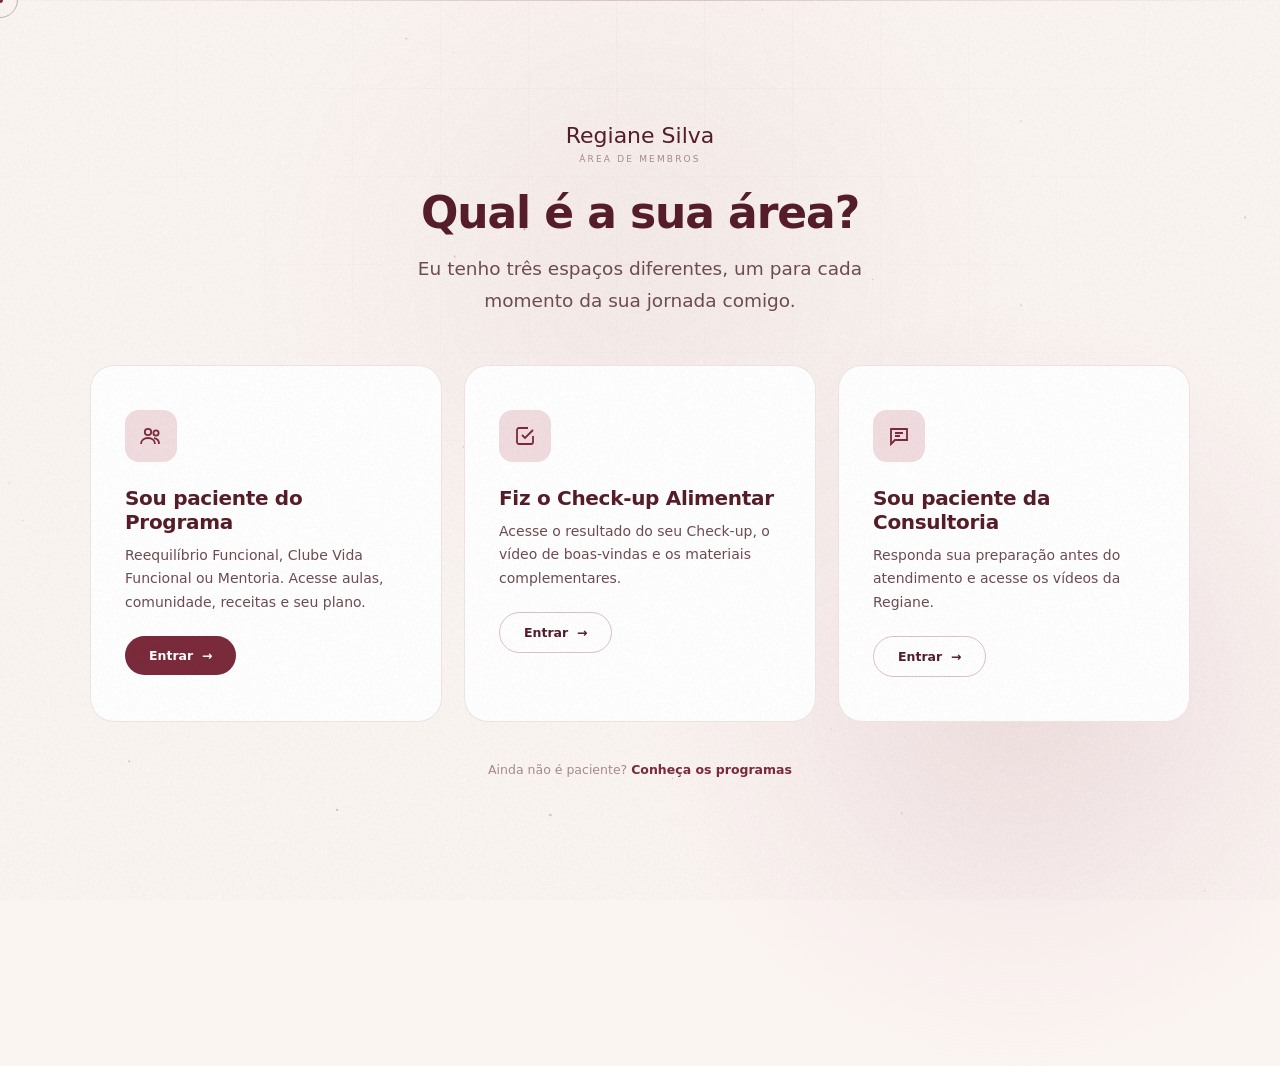
<file: membros/index.html>
<!DOCTYPE html>
<html lang="pt-BR">
<head>
  <!-- Google tag (gtag.js) -->
  <script async src="https://www.googletagmanager.com/gtag/js?id=G-J4VXE3Y306"></script>
  <script>
    window.dataLayer = window.dataLayer || [];
    function gtag(){dataLayer.push(arguments);}
    gtag('js', new Date());
    gtag('config', 'G-J4VXE3Y306');
  </script>
<!-- Meta Pixel Code -->
<script>
!function(f,b,e,v,n,t,s)
{if(f.fbq)return;n=f.fbq=function(){n.callMethod?
n.callMethod.apply(n,arguments):n.queue.push(arguments)};
if(!f._fbq)f._fbq=n;n.push=n;n.loaded=!0;n.version='2.0';
n.queue=[];t=b.createElement(e);t.async=!0;
t.src=v;s=b.getElementsByTagName(e)[0];
s.parentNode.insertBefore(t,s)}(window, document,'script',
'https://connect.facebook.net/en_US/fbevents.js');
fbq('init', '1036591349377296');
fbq('track', 'PageView');
</script>
<!-- End Meta Pixel Code -->
<meta charset="UTF-8" />
<meta name="viewport" content="width=device-width, initial-scale=1.0" />
<title>Área de Membros | Regiane Silva</title>
<link rel="icon" type="image/svg+xml" href="../assets/img/favicon.svg" />
<link rel="stylesheet" href="../assets/css/style.css" />
</head>
<body>
<noscript><img height="1" width="1" style="display:none"
src="https://www.facebook.com/tr?id=1036591349377296&ev=PageView&noscript=1"
alt="" /></noscript>

<canvas id="bg-canvas"></canvas>
<canvas id="grain-canvas"></canvas>
<div class="grid-bg"></div>
<div class="scan-line"></div>
<div class="c-dot" id="cdot"></div>
<div class="c-ring" id="cring"></div>

<div id="loader">
  <div class="loader-mark">Regiane Silva</div>
  <div class="loader-bar-wrap"><div class="loader-bar" id="loader-bar"></div></div>
</div>

<div class="auth-shell" style="align-items:center;">
  <div class="hero-glow" style="top:34%;"></div>
  <div style="position:relative;z-index:2;text-align:center;max-width:1100px;width:100%;">
    <div class="auth-logo reveal in" style="margin-bottom:8px;">
      <div class="lg-name">Regiane Silva</div>
      <span class="lg-sub">Área de Membros</span>
    </div>
    <h1 class="h2 reveal in" style="margin:24px 0 14px;">Qual é a sua área?</h1>
    <p class="lead reveal in" style="max-width:520px;margin:0 auto 48px;">Eu tenho três espaços diferentes, um para cada momento da sua jornada comigo.</p>

    <div class="portal-grid">
      <a href="programa/login.html" class="portal-card reveal in">
        <div class="portal-icon"><svg width="24" height="24" viewBox="0 0 24 24" fill="none" stroke="currentColor" stroke-width="1.8"><circle cx="9" cy="8" r="3.2"/><path d="M2 20c0-3.5 3-6 7-6s7 2.5 7 6"/><circle cx="17" cy="9" r="2.6"/><path d="M15 14.2c2.8.4 5 2.4 5 5.8"/></svg></div>
        <h3 class="h3">Sou paciente do Programa</h3>
        <p>Reequilíbrio Funcional, Clube Vida Funcional ou Mentoria. Acesse aulas, comunidade, receitas e seu plano.</p>
        <div class="btn btn-primary btn-sm">Entrar &nbsp;→</div>
      </a>
      <a href="checkup/login.html" class="portal-card reveal in d1">
        <div class="portal-icon"><svg width="24" height="24" viewBox="0 0 24 24" fill="none" stroke="currentColor" stroke-width="1.8"><path d="M9 11l3 3 8-8"/><path d="M20 12v6a2 2 0 01-2 2H6a2 2 0 01-2-2V6a2 2 0 012-2h9"/></svg></div>
        <h3 class="h3">Fiz o Check-up Alimentar</h3>
        <p>Acesse o resultado do seu Check-up, o vídeo de boas-vindas e os materiais complementares.</p>
        <div class="btn btn-outline btn-sm">Entrar &nbsp;→</div>
      </a>
      <a href="consultoria/login.html" class="portal-card reveal in d2">
        <div class="portal-icon"><svg width="24" height="24" viewBox="0 0 24 24" fill="none" stroke="currentColor" stroke-width="1.8"><path d="M4 5h16v11H8l-4 4z"/><path d="M8 9h8M8 12h5"/></svg></div>
        <h3 class="h3">Sou paciente da Consultoria</h3>
        <p>Responda sua preparação antes do atendimento e acesse os vídeos da Regiane.</p>
        <div class="btn btn-outline btn-sm">Entrar &nbsp;→</div>
      </a>
    </div>

    <p class="auth-foot" style="margin-top:40px;">Ainda não é paciente? <a href="../index.html#produtos">Conheça os programas</a></p>
  </div>
</div>

<script src="../assets/js/main.js"></script>
</body>
</html>
</file>
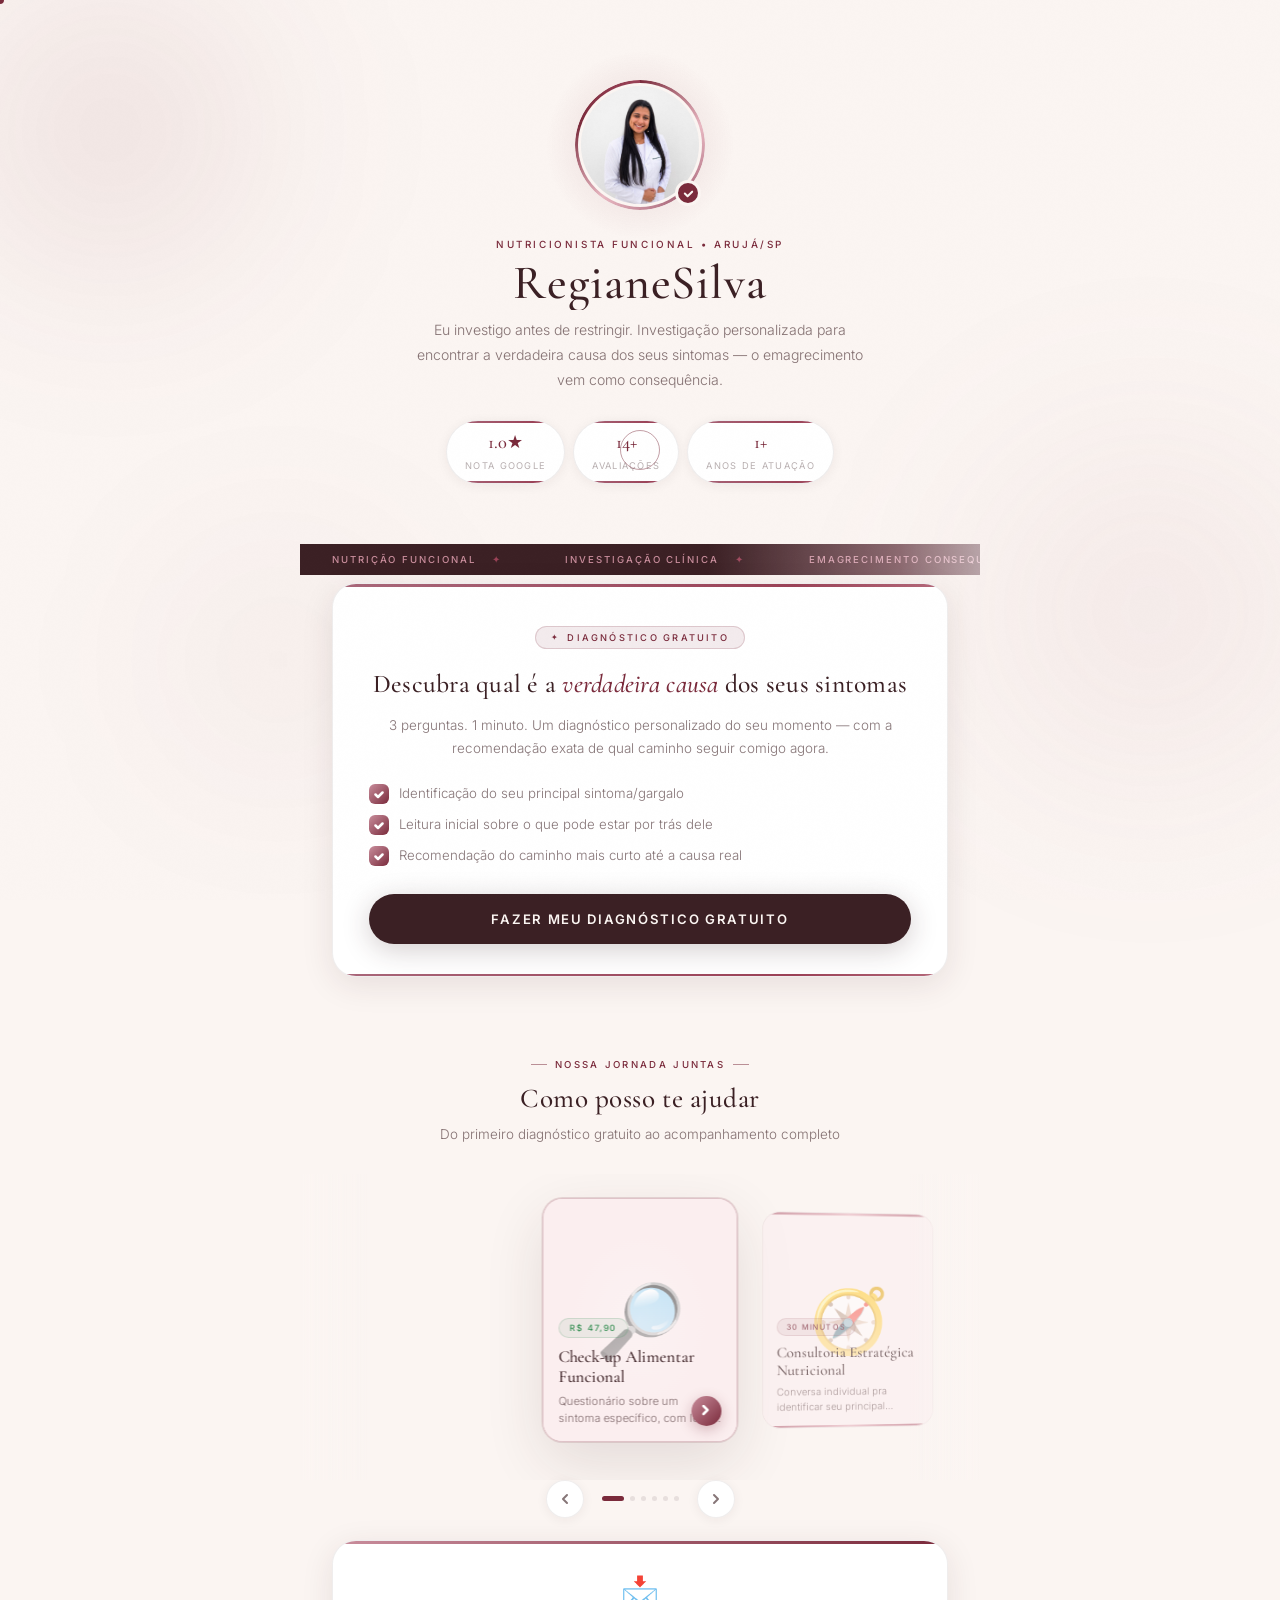
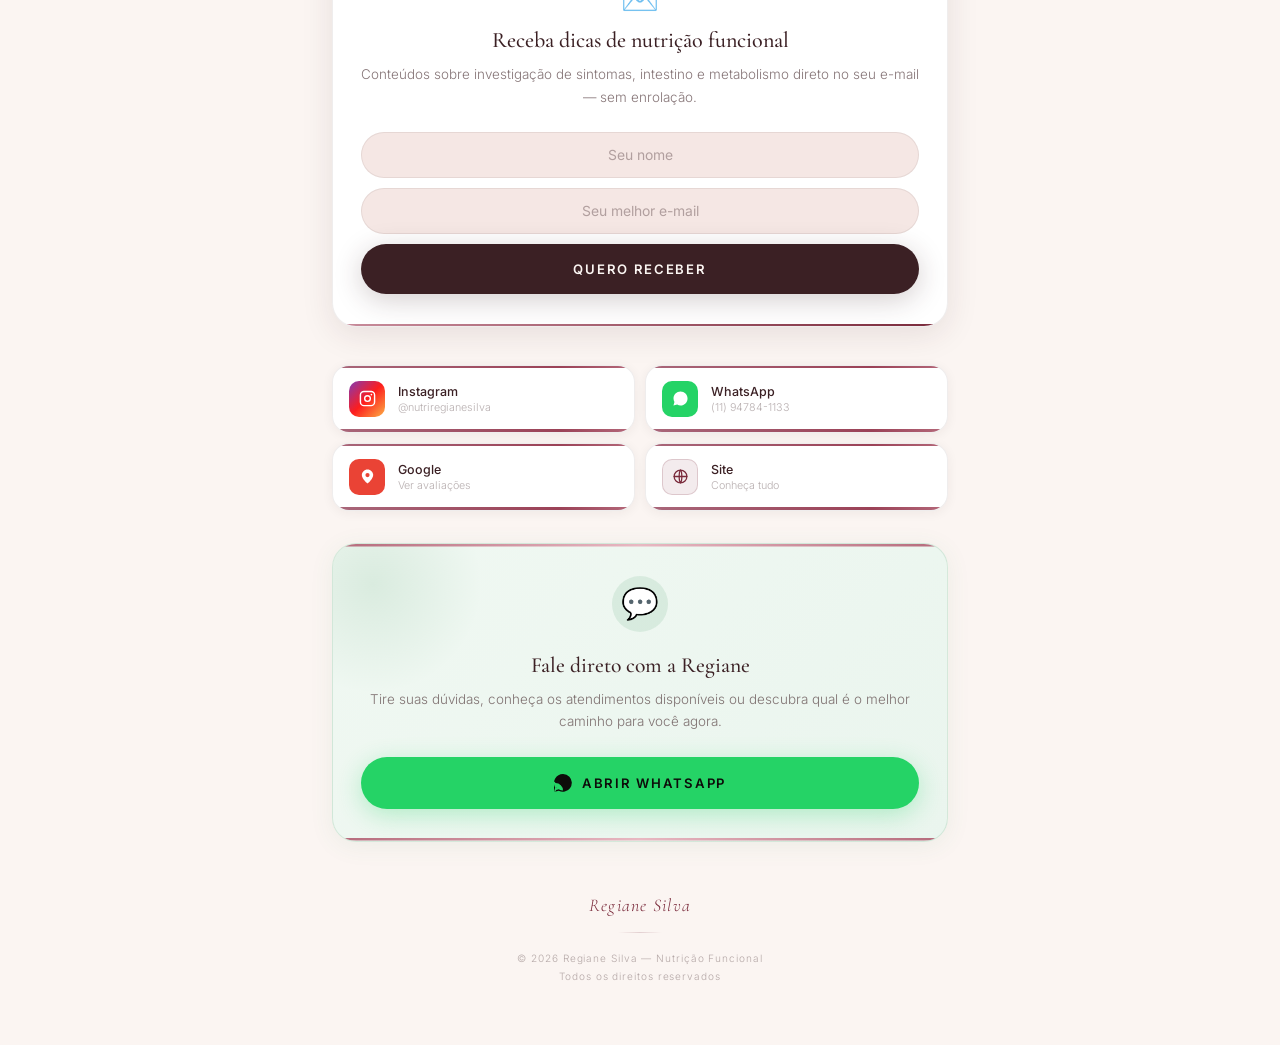
<file: biolink.html>
<!DOCTYPE html>
<html lang="pt-BR">
<head>
  <!-- Google tag (gtag.js) -->
  <script async src="https://www.googletagmanager.com/gtag/js?id=G-J4VXE3Y306"></script>
  <script>
    window.dataLayer = window.dataLayer || [];
    function gtag(){dataLayer.push(arguments);}
    gtag('js', new Date());
    gtag('config', 'G-J4VXE3Y306');
  </script>
<!-- Meta Pixel Code -->
<script>
!function(f,b,e,v,n,t,s)
{if(f.fbq)return;n=f.fbq=function(){n.callMethod?
n.callMethod.apply(n,arguments):n.queue.push(arguments)};
if(!f._fbq)f._fbq=n;n.push=n;n.loaded=!0;n.version='2.0';
n.queue=[];t=b.createElement(e);t.async=!0;
t.src=v;s=b.getElementsByTagName(e)[0];
s.parentNode.insertBefore(t,s)}(window, document,'script',
'https://connect.facebook.net/en_US/fbevents.js');
fbq('init', '1036591349377296');
fbq('track', 'PageView');
</script>
<!-- End Meta Pixel Code -->
<meta charset="UTF-8"/>
<meta name="viewport" content="width=device-width,initial-scale=1.0"/>
<title>Regiane Silva | Nutricionista Funcional — Investigar antes de restringir</title>
<meta name="description" content="Regiane Silva, nutricionista funcional em Arujá/SP. Investigação personalizada para encontrar a verdadeira causa dos seus sintomas — do diagnóstico gratuito ao Programa Reequilíbrio Funcional."/>
<link rel="canonical" href="https://regianemariasilva22-sudo.github.io/site-regiane-silva/biolink.html"/>
<link rel="icon" type="image/svg+xml" href="assets/img/favicon.svg" />
<meta property="og:type" content="profile"/>
<meta property="og:url" content="https://regianemariasilva22-sudo.github.io/site-regiane-silva/biolink.html"/>
<meta property="og:title" content="Regiane Silva | Nutricionista Funcional"/>
<meta property="og:description" content="Investigação personalizada da causa dos seus sintomas. Do diagnóstico gratuito ao acompanhamento completo — conheça o caminho ideal para você."/>
<meta property="og:image" content="https://regianemariasilva22-sudo.github.io/site-regiane-silva/assets/img/regiane-retrato.jpg"/>
<meta property="og:locale" content="pt_BR"/>
<meta name="twitter:card" content="summary_large_image"/>
<meta name="twitter:title" content="Regiane Silva | Nutricionista Funcional"/>
<meta name="twitter:description" content="Investigação personalizada da causa dos seus sintomas — em Arujá/SP e online."/>
<script type="application/ld+json">
{
  "@context": "https://schema.org",
  "@type": "ProfilePage",
  "mainEntity": {
    "@type": "Person",
    "@id": "https://regianemariasilva22-sudo.github.io/site-regiane-silva/#regiane",
    "name": "Regiane Silva",
    "jobTitle": "Nutricionista Clínica Funcional",
    "description": "Nutricionista funcional em Arujá/SP. Investigação personalizada para encontrar a verdadeira causa dos sintomas.",
    "url": "https://regianemariasilva22-sudo.github.io/site-regiane-silva/",
    "sameAs": ["https://www.instagram.com/nutriregianesilva/"]
  }
}
</script>
<link href="https://fonts.googleapis.com/css2?family=Cormorant+Garamond:ital,wght@0,300;0,400;0,500;0,600;1,300;1,400;1,500&family=Inter:wght@300;400;500;600&display=swap" rel="stylesheet"/>
<style>
/* ══════════════════════════════════════════════════════
   TOKENS — identidade visual Regiane Silva (marsala/rosé)
══════════════════════════════════════════════════════ */
:root{
  --bg:#FBF5F2;
  --bg2:#F5E7E4;
  --card:#FFFFFF;
  --card2:#FBEEEF;
  --pri:#7A2A3B;
  --pri-light:#9B4257;
  --pri2:rgba(122,42,59,.09);
  --pri3:rgba(122,42,59,.2);
  --sec:#A9677A;
  --sec2:rgba(169,103,122,.08);
  --sec-lt:#C98D9C;
  --dk:#3B2024;
  --dk2:rgba(59,32,36,.62);
  --dk3:rgba(59,32,36,.36);
  --dk4:rgba(59,32,36,.10);
  --gn:#3C9258;
  --gn2:rgba(60,146,88,.09);
  --border:rgba(59,32,36,.08);
  --border-pri:rgba(122,42,59,.18);
  --shadow-sm:0 2px 12px rgba(59,32,36,.06);
  --shadow-md:0 8px 32px rgba(59,32,36,.10);
  --shadow-lg:0 20px 60px rgba(59,32,36,.14);
  --shadow-pri:0 8px 32px rgba(122,42,59,.20);
}
*,*::before,*::after{margin:0;padding:0;box-sizing:border-box;}
html{scroll-behavior:smooth;}
body{
  font-family:'Inter',sans-serif;font-weight:300;
  background:var(--bg);color:var(--dk);
  overflow-x:hidden;min-height:100vh;cursor:none;
}
a{text-decoration:none;color:inherit;}

/* ── CURSOR ── */
#cur{
  position:fixed;width:8px;height:8px;
  background:var(--pri);border-radius:50%;
  pointer-events:none;z-index:9998;
  transform:translate(-50%,-50%);
  transition:width .2s,height .2s,background .2s,transform .08s;
}
#cur2{
  position:fixed;width:40px;height:40px;
  border:1.5px solid rgba(122,42,59,.45);border-radius:50%;
  pointer-events:none;z-index:9997;
  transform:translate(-50%,-50%);
  transition:width .4s cubic-bezier(.25,.46,.45,.94),
              height .4s cubic-bezier(.25,.46,.45,.94),
              border-color .3s,
              transform .08s;
}
body.hov #cur{width:5px;height:5px;}
body.hov #cur2{width:60px;height:60px;border-color:var(--pri);}
@media(hover:none){#cur,#cur2{display:none;}body{cursor:auto;}}

/* ── CURTAIN ── */
#curtain{
  position:fixed;inset:0;background:var(--bg);
  z-index:8000;pointer-events:none;
  transition:opacity 1s cubic-bezier(.76,0,.24,1);
}
#curtain.gone{opacity:0;}

/* ── AMBIENT BLOBS ── */
.blob{
  position:fixed;border-radius:50%;
  filter:blur(90px);pointer-events:none;z-index:0;
  will-change:transform;
}
.blob-1{
  width:420px;height:420px;
  background:radial-gradient(circle,rgba(122,42,59,.13) 0%,transparent 70%);
  top:-80px;left:-100px;
  animation:blob-drift 12s ease-in-out infinite;
}
.blob-2{
  width:500px;height:500px;
  background:radial-gradient(circle,rgba(169,103,122,.10) 0%,transparent 70%);
  top:40%;right:-120px;
  animation:blob-drift 15s ease-in-out infinite reverse;
}
.blob-3{
  width:300px;height:300px;
  background:radial-gradient(circle,rgba(122,42,59,.08) 0%,transparent 70%);
  bottom:10%;left:10%;
  animation:blob-drift 10s ease-in-out 3s infinite;
}
@keyframes blob-drift{
  0%,100%{transform:translate(0,0) scale(1);}
  33%{transform:translate(24px,-36px) scale(1.06);}
  66%{transform:translate(-18px,24px) scale(0.94);}
}

/* ── GRAIN OVERLAY ── */
body::after{
  content:'';position:fixed;inset:0;pointer-events:none;z-index:9000;opacity:.4;
  background-image:url("data:image/svg+xml,%3Csvg xmlns='http://www.w3.org/2000/svg' width='200' height='200'%3E%3Cfilter id='n'%3E%3CfeTurbulence type='fractalNoise' baseFrequency='.85' numOctaves='4' stitchTiles='stitch'/%3E%3CfeColorMatrix type='saturate' values='0'/%3E%3C/filter%3E%3Crect width='200' height='200' filter='url(%23n)' opacity='.028'/%3E%3C/svg%3E");
}

/* ── SCROLLBAR ── */
::-webkit-scrollbar{width:2px;}
::-webkit-scrollbar-track{background:var(--bg2);}
::-webkit-scrollbar-thumb{background:linear-gradient(var(--sec),var(--pri));border-radius:2px;}

/* ── LAYOUT ── */
.page{
  position:relative;z-index:1;
  max-width:480px;margin:0 auto;
}
@media(min-width:680px){.page{max-width:620px;}}
@media(min-width:900px){.page{max-width:680px;}}

/* ══════════════════════════════════════════════════════
   SCROLL REVEAL
══════════════════════════════════════════════════════ */
.sr{
  opacity:0;
  transform:translateY(44px) scale(0.97);
  filter:blur(6px);
  transition:opacity .9s cubic-bezier(.22,1,.36,1),
              transform .9s cubic-bezier(.22,1,.36,1),
              filter .7s cubic-bezier(.22,1,.36,1);
}
.sr.vis{opacity:1;transform:none;filter:blur(0);}
.sr[data-d="1"]{transition-delay:.08s;}
.sr[data-d="2"]{transition-delay:.18s;}
.sr[data-d="3"]{transition-delay:.28s;}
.sr[data-d="4"]{transition-delay:.38s;}

/* ══════════════════════════════════════════════════════
   HERO
══════════════════════════════════════════════════════ */
.hero{padding:64px 24px 40px;text-align:center;}

.av-wrap{position:relative;display:inline-block;margin-bottom:28px;}
.av-halo{
  position:absolute;inset:-28px;border-radius:50%;
  background:radial-gradient(circle,rgba(122,42,59,.15) 0%,transparent 72%);
  animation:halo-pulse 4s ease-in-out infinite;
  pointer-events:none;
}
@keyframes halo-pulse{0%,100%{transform:scale(.92);opacity:.4;}50%{transform:scale(1.08);opacity:1;}}

.av-ring-outer{
  position:relative;width:116px;height:116px;border-radius:50%;
  display:flex;align-items:center;justify-content:center;
}
.av-ring-outer::before{
  content:'';position:absolute;inset:0;border-radius:50%;
  background:conic-gradient(from 0deg,#7A2A3B 0%,#E8B8C2 20%,#A9677A 40%,#E8B8C2 60%,#7A2A3B 80%,#9B4257 100%);
  animation:conic-spin 7s linear infinite;
  mask:radial-gradient(circle at center,transparent 47px,black 49px);
  -webkit-mask:radial-gradient(circle at center,transparent 47px,black 49px);
}
@keyframes conic-spin{to{transform:rotate(360deg);}}
.av-ring-outer::after{
  content:'';position:absolute;inset:3px;border-radius:50%;background:var(--bg);
}
.av-img{
  position:relative;z-index:2;
  width:104px;height:104px;border-radius:50%;object-fit:cover;display:block;
  transition:transform .7s cubic-bezier(.34,1.56,.64,1);
}
.av-img:hover{transform:scale(1.08);}
.av-badge{
  position:absolute;bottom:4px;right:4px;z-index:3;
  width:26px;height:26px;background:var(--pri);border-radius:50%;
  border:3px solid var(--bg);
  display:flex;align-items:center;justify-content:center;
  animation:badge-pop .5s 1.4s cubic-bezier(.34,1.56,.64,1) both;
}
@keyframes badge-pop{from{transform:scale(0) rotate(-45deg);}to{transform:scale(1) rotate(0deg);}}
.av-badge svg{width:11px;height:11px;}

.hero-name{
  font-family:'Cormorant Garamond',serif;
  font-size:2.2rem;font-weight:500;
  letter-spacing:.02em;color:var(--dk);
  margin-bottom:7px;overflow:hidden;
  line-height:1.1;
}
.hero-name .char{
  display:inline-block;
  animation:char-rise .065s cubic-bezier(.22,1,.36,1) both;
}
@keyframes char-rise{from{opacity:0;transform:translateY(100%) skewX(6deg);}to{opacity:1;transform:none;}}

.hero-eyebrow{
  font-size:.62rem;font-weight:500;letter-spacing:.26em;
  text-transform:uppercase;color:var(--pri);margin-bottom:7px;
  animation:fade-up .7s 1s ease both;
}
.hero-bio{
  font-size:.88rem;font-weight:300;color:var(--dk2);
  line-height:1.78;margin-bottom:28px;
  max-width:360px;margin-left:auto;margin-right:auto;
  animation:fade-up .7s 1.15s ease both;
}
@keyframes fade-up{from{opacity:0;transform:translateY(14px);}to{opacity:1;transform:none;}}

.hero-stats{
  display:flex;justify-content:center;gap:8px;flex-wrap:wrap;
  animation:fade-up .7s 1.3s ease both;
}
.stat{
  background:var(--card);border:1px solid var(--border);border-radius:40px;
  padding:10px 18px;text-align:center;
  box-shadow:var(--shadow-sm);
  transition:border-color .3s,transform .4s cubic-bezier(.34,1.56,.64,1),box-shadow .3s;
  position:relative;overflow:hidden;
}
.stat:hover{border-color:var(--border-pri);transform:translateY(-3px);box-shadow:var(--shadow-pri);}
.stat-n{
  font-family:'Cormorant Garamond',serif;
  font-size:1.15rem;font-weight:500;color:var(--pri);
  display:block;line-height:1.2;
}
.stat-l{font-size:.58rem;font-weight:400;letter-spacing:.14em;text-transform:uppercase;color:var(--dk3);}

/* ══════════════════════════════════════════════════════
   SECTION HEADER
══════════════════════════════════════════════════════ */
.sec-hdr{padding:52px 24px 24px;text-align:center;}
.sec-ey{
  display:inline-flex;align-items:center;gap:8px;
  font-size:.6rem;font-weight:500;letter-spacing:.24em;text-transform:uppercase;
  color:var(--pri);margin-bottom:12px;
}
.sec-ey::before,.sec-ey::after{content:'';width:16px;height:1px;background:var(--pri);opacity:.5;}
.sec-title{
  font-family:'Cormorant Garamond',serif;
  font-size:1.7rem;font-weight:500;
  color:var(--dk);letter-spacing:.02em;margin-bottom:8px;
}
.sec-sub{font-size:.84rem;color:var(--dk2);line-height:1.65;}

/* ══════════════════════════════════════════════════════
   QUIZ CARD
══════════════════════════════════════════════════════ */
.quiz-wrap{padding:0 16px;margin-bottom:12px;}
.quiz-card{
  background:var(--card);border:1px solid var(--border);
  border-radius:24px;overflow:hidden;position:relative;
  box-shadow:var(--shadow-md);
  transition:box-shadow .5s cubic-bezier(.22,1,.36,1),transform .5s cubic-bezier(.22,1,.36,1);
  transform-style:preserve-3d;
  will-change:transform;
}
.quiz-card::before{
  content:'';position:absolute;top:0;left:0;right:0;height:2.5px;z-index:2;
  background:linear-gradient(90deg,var(--sec),var(--pri-light),#E8B8C2,var(--pri-light),var(--sec));
  background-size:300%;animation:border-flow 4s linear infinite;
}
@keyframes border-flow{to{background-position:-300% 0;}}
@keyframes border-flow-dual{
  from{background-position:0% top,0% bottom;}
  to{background-position:-300% top,-300% bottom;}
}
.quiz-card::after{
  content:'';position:absolute;bottom:0;left:0;right:0;height:2.5px;z-index:2;
  background:linear-gradient(90deg,var(--sec),var(--pri-light),#E8B8C2,var(--pri-light),var(--sec));
  background-size:300%;animation:border-flow 4s linear infinite;
}
.cc::after{
  content:'';position:absolute;inset:0;pointer-events:none;z-index:2;
  background:
    linear-gradient(90deg,var(--sec),var(--pri-light),#E8B8C2,var(--pri-light),var(--sec)) top/300% 2.5px no-repeat,
    linear-gradient(90deg,var(--sec),var(--pri-light),#E8B8C2,var(--pri-light),var(--sec)) bottom/300% 2.5px no-repeat;
  animation:border-flow-dual 4s linear infinite;
}
.cc.act::after{animation:none;}
.wa-card::after{
  content:'';position:absolute;inset:0;pointer-events:none;z-index:2;
  background:
    linear-gradient(90deg,var(--sec),var(--pri-light),#E8B8C2,var(--pri-light),var(--sec)) top/300% 2.5px no-repeat,
    linear-gradient(90deg,var(--sec),var(--pri-light),#E8B8C2,var(--pri-light),var(--sec)) bottom/300% 2.5px no-repeat;
  animation:border-flow-dual 4s linear infinite;
}
.slink::before{
  content:'';position:absolute;top:0;left:0;right:0;height:2.5px;z-index:2;
  background:linear-gradient(90deg,var(--sec),var(--pri-light),#E8B8C2,var(--pri-light),var(--sec));
  background-size:300%;animation:border-flow 4s linear infinite;
}
.slink::after{
  content:'';position:absolute;bottom:0;left:0;right:0;height:2.5px;z-index:2;
  background:linear-gradient(90deg,var(--sec),var(--pri-light),#E8B8C2,var(--pri-light),var(--sec));
  background-size:300%;animation:border-flow 4s linear infinite;
}
.stat::before{
  content:'';position:absolute;top:0;left:0;right:0;height:2.5px;z-index:2;
  background:linear-gradient(90deg,var(--sec),var(--pri-light),#E8B8C2,var(--pri-light),var(--sec));
  background-size:300%;animation:border-flow 4s linear infinite;
}
.stat::after{
  content:'';position:absolute;bottom:0;left:0;right:0;height:2.5px;z-index:2;
  background:linear-gradient(90deg,var(--sec),var(--pri-light),#E8B8C2,var(--pri-light),var(--sec));
  background-size:300%;animation:border-flow 4s linear infinite;
}
.ticker-wrap{position:relative;}
.ticker-wrap::before{
  content:'';position:absolute;inset:0;z-index:2;pointer-events:none;
  background:linear-gradient(90deg,transparent 0%,transparent 30%,rgba(233,184,194,.45) 44%,rgba(250,232,236,.65) 50%,rgba(233,184,194,.45) 56%,transparent 70%,transparent 100%);
  background-size:200% 100%;
  mix-blend-mode:screen;
  animation:ticker-shimmer 5s linear infinite;
}
@keyframes ticker-shimmer{
  from{background-position:200% 0;}
  to{background-position:-200% 0;}
}
.glare{
  position:absolute;inset:0;border-radius:24px;pointer-events:none;z-index:1;
  background:radial-gradient(circle at 50% 50%,rgba(255,255,255,0) 0%,transparent 60%);
  transition:background .1s;
}

.quiz-hook{padding:32px 28px 28px;text-align:center;position:relative;z-index:3;}
.hook-ey{
  display:inline-flex;align-items:center;gap:7px;
  font-size:.58rem;font-weight:500;letter-spacing:.24em;text-transform:uppercase;
  color:var(--pri);background:var(--pri2);
  border:1px solid var(--border-pri);border-radius:30px;
  padding:5px 15px;margin-bottom:20px;
}
.hook-ey::before{content:'✦';font-size:.48rem;}
.quiz-hook h2{
  font-family:'Cormorant Garamond',serif;
  font-size:1.6rem;font-weight:500;
  line-height:1.2;color:var(--dk);margin-bottom:14px;letter-spacing:.01em;
}
.quiz-hook h2 em{font-style:italic;color:var(--pri);}
.quiz-hook p{font-size:.84rem;color:var(--dk2);line-height:1.7;margin-bottom:24px;}
.quiz-benefits{display:flex;flex-direction:column;gap:10px;margin-bottom:28px;text-align:left;}
.qb{display:flex;align-items:flex-start;gap:10px;font-size:.83rem;color:var(--dk2);line-height:1.52;}
.qb-ic{
  width:20px;height:20px;min-width:20px;border-radius:6px;
  background:linear-gradient(135deg,var(--sec-lt),var(--pri));
  display:flex;align-items:center;justify-content:center;margin-top:1px;
}
.qb-ic svg{width:10px;height:10px;stroke:#fff;fill:none;stroke-width:2.5;}

.btn-cta{
  position:relative;display:block;width:100%;
  padding:17px 28px;overflow:hidden;
  background:var(--dk);color:#FBF5F2;
  font-family:'Inter',sans-serif;font-size:.82rem;font-weight:600;
  letter-spacing:.13em;text-transform:uppercase;
  border:none;border-radius:50px;cursor:none;
  transition:transform .4s cubic-bezier(.34,1.56,.64,1),box-shadow .4s,background .3s;
  box-shadow:0 6px 28px rgba(59,32,36,.22);
  will-change:transform;
}
.btn-cta::after{
  content:'';position:absolute;inset:0;border-radius:50px;
  background:linear-gradient(90deg,transparent,rgba(255,255,255,.12),transparent);
  transform:translateX(-100%);transition:transform .55s ease;pointer-events:none;
}
.btn-cta:hover::after{transform:translateX(100%);}
.btn-cta:hover{background:var(--pri);box-shadow:0 10px 40px rgba(122,42,59,.35);}
.btn-cta:active{transform:scale(.97);}

.qprog{display:none;padding:18px 28px 0;position:relative;z-index:3;}
.qprog.on{display:block;}
.prog-track{height:2px;background:var(--dk4);border-radius:2px;margin-bottom:7px;overflow:hidden;}
.prog-fill{height:100%;background:linear-gradient(90deg,var(--sec-lt),var(--pri));border-radius:2px;transition:width .6s cubic-bezier(.65,0,.35,1);}
.prog-lbl{font-size:.6rem;letter-spacing:.14em;text-transform:uppercase;color:var(--dk3);text-align:right;}

.qstep{display:none;padding:24px 28px 32px;position:relative;z-index:3;animation:step-in .4s cubic-bezier(.22,1,.36,1) both;}
.qstep.on{display:block;}
@keyframes step-in{from{opacity:0;transform:translateX(18px);}to{opacity:1;transform:none;}}
.step-lbl{font-size:.57rem;font-weight:500;letter-spacing:.2em;text-transform:uppercase;color:var(--sec);margin-bottom:10px;}
.step-q{
  font-family:'Cormorant Garamond',serif;
  font-size:1.3rem;font-weight:500;
  color:var(--dk);line-height:1.28;margin-bottom:22px;letter-spacing:.01em;
}
.field{display:flex;flex-direction:column;gap:7px;margin-bottom:14px;}
.field label{font-size:.62rem;font-weight:500;letter-spacing:.13em;text-transform:uppercase;color:var(--dk3);}
.field input,.field textarea{
  background:var(--bg2);border:1px solid var(--border);
  border-radius:13px;padding:14px 17px;
  font-family:'Inter',sans-serif;font-size:.87rem;font-weight:300;
  color:var(--dk);outline:none;-webkit-appearance:none;
  transition:border-color .3s,box-shadow .3s,transform .2s;
}
.field input:focus,.field textarea:focus{
  border-color:var(--pri);
  box-shadow:0 0 0 3px rgba(122,42,59,.10);
  transform:translateY(-1px);background:var(--card);
}
.field textarea{resize:none;height:88px;line-height:1.6;}
.field input::placeholder,.field textarea::placeholder{color:var(--dk3);}

.opts{display:flex;flex-direction:column;gap:10px;margin-bottom:24px;}
.opt{
  display:flex;align-items:flex-start;gap:13px;padding:14px 16px;
  background:var(--bg);border:1.5px solid var(--border);
  border-radius:14px;cursor:none;
  transition:border-color .25s,background .25s,transform .3s cubic-bezier(.34,1.56,.64,1),box-shadow .25s;
  -webkit-tap-highlight-color:transparent;
}
.opt:hover{border-color:var(--border-pri);transform:translateX(4px);background:var(--card);}
.opt.sel{border-color:var(--pri);background:var(--pri2);transform:translateX(4px);box-shadow:0 2px 12px rgba(122,42,59,.12);}
.opt-dot{
  width:19px;height:19px;min-width:19px;border-radius:50%;
  border:1.5px solid var(--dk3);margin-top:2px;
  display:flex;align-items:center;justify-content:center;
  transition:border-color .25s,transform .3s cubic-bezier(.34,1.56,.64,1);flex-shrink:0;
}
.opt.sel .opt-dot{border-color:var(--pri);transform:scale(1.1);}
.opt-dot::after{
  content:'';width:8px;height:8px;border-radius:50%;background:var(--pri);
  opacity:0;transform:scale(0);transition:opacity .25s,transform .3s cubic-bezier(.34,1.56,.64,1);
}
.opt.sel .opt-dot::after{opacity:1;transform:scale(1);}
.opt-txt{font-size:.83rem;font-weight:300;color:var(--dk2);line-height:1.52;}
.opt.sel .opt-txt{color:var(--dk);}

.step-nav{display:flex;gap:10px;}
.btn-back{
  width:44px;height:44px;background:var(--bg2);border:1px solid var(--border);
  border-radius:50%;cursor:none;
  display:flex;align-items:center;justify-content:center;
  transition:border-color .25s,transform .3s cubic-bezier(.34,1.56,.64,1);flex-shrink:0;
}
.btn-back:hover{border-color:var(--dk3);transform:translateX(-3px);}
.btn-back svg{width:15px;height:15px;stroke:var(--dk2);fill:none;stroke-width:2;}
.btn-next{
  flex:1;padding:14px 20px;background:var(--dk);color:#FBF5F2;
  font-family:'Inter',sans-serif;font-size:.8rem;font-weight:600;
  letter-spacing:.13em;text-transform:uppercase;
  border:none;border-radius:50px;cursor:none;
  transition:opacity .25s,transform .35s cubic-bezier(.34,1.56,.64,1),box-shadow .3s,background .3s;
  box-shadow:0 4px 20px rgba(59,32,36,.18);will-change:transform;
}
.btn-next:disabled{opacity:.3;cursor:not-allowed;box-shadow:none;}
.btn-next:not(:disabled):hover{background:var(--pri);transform:translateY(-2px);box-shadow:0 8px 32px rgba(122,42,59,.35);}

.qresult{display:none;padding:28px 28px 32px;position:relative;z-index:3;animation:step-in .5s cubic-bezier(.22,1,.36,1) both;}
.qresult.on{display:block;}
.res-ey{
  display:flex;align-items:center;gap:9px;
  font-size:.58rem;font-weight:500;letter-spacing:.2em;text-transform:uppercase;
  color:var(--sec);margin-bottom:13px;
}
.res-ey::before{content:'';width:22px;height:1px;background:var(--sec);}
.res-title{
  font-family:'Cormorant Garamond',serif;font-size:1.38rem;font-weight:500;
  color:var(--dk);line-height:1.22;margin-bottom:18px;letter-spacing:.01em;
}
.res-diag{
  position:relative;background:var(--bg2);
  border-left:2.5px solid var(--pri);border-radius:0 13px 13px 0;
  padding:17px 19px;font-size:.84rem;color:var(--dk2);line-height:1.7;margin-bottom:24px;
}
.res-diag::before{
  content:'';position:absolute;top:0;left:-2.5px;width:2.5px;height:100%;
  background:linear-gradient(var(--sec-lt),var(--pri));
}
.res-slbl{
  display:flex;align-items:center;gap:9px;
  font-size:.58rem;font-weight:500;letter-spacing:.18em;text-transform:uppercase;
  color:var(--pri);margin-bottom:13px;
}
.res-slbl::after{content:'';flex:1;height:1px;background:var(--border-pri);}
.res-steps{display:flex;flex-direction:column;gap:10px;margin-bottom:24px;}
.res-step{
  display:flex;align-items:flex-start;gap:12px;
  font-size:.84rem;color:var(--dk2);line-height:1.52;
  animation:slide-in .4s ease both;
}
.res-step:nth-child(2){animation-delay:.09s;}
.res-step:nth-child(3){animation-delay:.18s;}
@keyframes slide-in{from{opacity:0;transform:translateX(-12px);}to{opacity:1;transform:none;}}
.res-n{
  min-width:24px;height:24px;border-radius:50%;
  background:linear-gradient(135deg,var(--sec-lt),var(--pri));
  display:flex;align-items:center;justify-content:center;
  font-size:.63rem;font-weight:600;color:#fff;flex-shrink:0;margin-top:1px;
  box-shadow:0 2px 10px rgba(122,42,59,.28);
}
.res-clbl{font-size:.58rem;font-weight:500;letter-spacing:.18em;text-transform:uppercase;color:var(--dk3);margin-bottom:11px;}
.res-curso{
  display:flex;align-items:center;gap:15px;
  background:linear-gradient(135deg,var(--pri2),var(--sec2));
  border:1px solid var(--border-pri);border-radius:17px;
  padding:18px;margin-bottom:18px;
  transition:border-color .3s,transform .4s cubic-bezier(.34,1.56,.64,1),box-shadow .3s;
  text-decoration:none;
}
.res-curso:hover{border-color:var(--pri);transform:translateY(-3px);box-shadow:var(--shadow-pri);}
.res-cicon{
  width:46px;height:46px;border-radius:13px;
  background:var(--pri2);border:1px solid var(--border-pri);
  display:flex;align-items:center;justify-content:center;font-size:1.5rem;flex-shrink:0;
}
.res-cinfo{flex:1;}
.res-cname{font-family:'Cormorant Garamond',serif;font-size:1.07rem;font-weight:500;color:var(--dk);margin-bottom:4px;}
.res-cbadge{font-size:.58rem;font-weight:500;letter-spacing:.13em;text-transform:uppercase;color:var(--pri);}
.res-carrow{color:var(--pri);font-size:1.1rem;transition:transform .35s cubic-bezier(.34,1.56,.64,1);}
.res-curso:hover .res-carrow{transform:translateX(5px);}
.btn-wa-res{
  display:block;width:100%;padding:14px;
  background:transparent;border:1.5px solid var(--border);
  border-radius:50px;font-size:.78rem;font-weight:500;
  letter-spacing:.1em;text-transform:uppercase;color:var(--dk3);
  text-align:center;cursor:none;
  transition:border-color .25s,color .25s,transform .3s cubic-bezier(.34,1.56,.64,1);text-decoration:none;
}
.btn-wa-res:hover{border-color:var(--pri);color:var(--pri);transform:translateY(-2px);}

/* ══════════════════════════════════════════════════════
   CAROUSEL
══════════════════════════════════════════════════════ */
.car-outer{overflow:hidden;padding:10px 0 24px;position:relative;}
.car-outer::before,.car-outer::after{
  content:'';position:absolute;top:0;bottom:0;width:70px;z-index:2;pointer-events:none;
}
.car-outer::before{left:0;background:linear-gradient(90deg,var(--bg),transparent);}
.car-outer::after{right:0;background:linear-gradient(-90deg,var(--bg),transparent);}
.car-track{
  display:flex;align-items:center;gap:14px;padding:14px 24px;
  transition:transform .55s cubic-bezier(.65,0,.35,1);will-change:transform;
}

.cc{
  flex-shrink:0;width:195px;height:244px;border-radius:20px;
  background:var(--card2);border:1px solid var(--border);
  overflow:hidden;position:relative;cursor:none;
  transition:transform .5s cubic-bezier(.65,0,.35,1),border-color .35s,box-shadow .5s,opacity .5s;
  display:flex;flex-direction:column;justify-content:flex-end;
  transform:scale(0.80) perspective(600px) rotateY(8deg);
  opacity:.4;text-decoration:none;
  transform-style:preserve-3d;
  will-change:transform;
}
.cc.act{
  transform:scale(1) perspective(800px) rotateY(0deg);
  opacity:1;border-color:rgba(122,42,59,.22);
  box-shadow:0 20px 60px rgba(59,32,36,.12),0 0 0 1px rgba(122,42,59,.14);
}
.cc.adj{transform:scale(0.88) perspective(600px) rotateY(5deg);opacity:.65;}
.cc.adj-l{transform:scale(0.88) perspective(600px) rotateY(-5deg);opacity:.65;}

.cc::before{
  content:'';position:absolute;inset:0;z-index:1;
  background:linear-gradient(to bottom,transparent 20%,rgba(251,238,239,.96) 100%);
}
.cc.act::after{
  content:'';position:absolute;inset:0;z-index:1;pointer-events:none;
  background:radial-gradient(ellipse at var(--mx,50%) var(--my,50%),rgba(255,255,255,.25) 0%,transparent 55%);
  transition:background .15s;
}
.cc-bg{
  position:absolute;inset:0;
  display:flex;align-items:center;justify-content:center;
  font-size:4.5rem;background:var(--card2);
  transition:transform .5s cubic-bezier(.34,1.56,.64,1);
}
.cc.act:hover .cc-bg{transform:scale(1.1) rotate(-3deg);}
.cc-cnt{position:relative;z-index:2;padding:15px;}
.cc-badge{
  display:inline-block;font-size:.54rem;font-weight:500;
  letter-spacing:.14em;text-transform:uppercase;
  padding:4px 10px;border-radius:20px;margin-bottom:9px;
}
.cc-badge.go{background:rgba(122,42,59,.1);color:var(--pri);border:1px solid var(--border-pri);}
.cc-badge.gn{background:rgba(60,146,88,.08);color:var(--gn);border:1px solid rgba(60,146,88,.18);}
.cc-badge.pr{background:rgba(155,122,61,.08);color:#9B7A3D;border:1px solid rgba(155,122,61,.18);}
.cc-title{
  font-family:'Cormorant Garamond',serif;
  font-size:1.05rem;font-weight:500;color:var(--dk);
  line-height:1.2;margin-bottom:6px;
}
.cc-desc{font-size:.7rem;color:var(--dk2);line-height:1.46;display:-webkit-box;-webkit-line-clamp:2;-webkit-box-orient:vertical;overflow:hidden;}
.cc-arrow{
  position:absolute;bottom:15px;right:15px;z-index:2;
  width:30px;height:30px;border-radius:50%;
  background:linear-gradient(135deg,var(--sec-lt),var(--pri));
  display:flex;align-items:center;justify-content:center;
  opacity:0;transform:scale(0) rotate(-30deg);
  transition:opacity .35s,transform .45s cubic-bezier(.34,1.56,.64,1);
  box-shadow:0 4px 14px rgba(122,42,59,.3);
}
.cc.act .cc-arrow{opacity:1;transform:scale(1) rotate(0deg);}
.cc-arrow svg{width:12px;height:12px;stroke:#fff;fill:none;stroke-width:2.5;}

.car-ctrl{display:flex;align-items:center;justify-content:center;gap:18px;padding:0 24px;}
.cbtn{
  width:38px;height:38px;border-radius:50%;
  background:var(--card);border:1px solid var(--border);cursor:none;
  display:flex;align-items:center;justify-content:center;
  box-shadow:var(--shadow-sm);
  transition:background .25s,border-color .25s,transform .35s cubic-bezier(.34,1.56,.64,1),box-shadow .3s;
}
.cbtn:hover{background:var(--pri2);border-color:var(--border-pri);transform:scale(1.12);box-shadow:var(--shadow-pri);}
.cbtn svg{width:14px;height:14px;stroke:var(--dk2);fill:none;stroke-width:2;}
.cdots{display:flex;gap:6px;align-items:center;}
.cdot{
  width:5px;height:5px;border-radius:50%;background:var(--dk4);cursor:none;
  transition:width .35s cubic-bezier(.34,1.56,.64,1),background .3s,border-radius .35s;
}
.cdot.on{width:22px;border-radius:3px;background:var(--pri);}

/* ══════════════════════════════════════════════════════
   NEWSLETTER
══════════════════════════════════════════════════════ */
.nl-wrap{margin:18px 16px 12px;}
.nl-card{
  background:var(--card);border:1px solid var(--border);
  border-radius:24px;padding:32px 28px;text-align:center;
  overflow:hidden;position:relative;
  box-shadow:var(--shadow-md);
  transition:transform .4s cubic-bezier(.34,1.56,.64,1),box-shadow .4s;
  transform-style:preserve-3d;will-change:transform;
}
.nl-card::before{
  content:'';position:absolute;top:0;left:0;right:0;height:2.5px;
  background:linear-gradient(90deg,var(--sec-lt),var(--pri),#E8B8C2);
  background-size:200%;animation:border-flow 3s linear infinite;
}
.nl-card::after{
  content:'';position:absolute;bottom:0;left:0;right:0;height:2.5px;z-index:2;
  background:linear-gradient(90deg,var(--sec-lt),var(--pri),#E8B8C2);
  background-size:200%;animation:border-flow 3s linear infinite;
  pointer-events:none;
}
.nl-ico{font-size:2rem;margin-bottom:15px;display:block;}
.nl-title{font-family:'Cormorant Garamond',serif;font-size:1.38rem;font-weight:500;color:var(--dk);margin-bottom:10px;}
.nl-sub{font-size:.84rem;color:var(--dk2);line-height:1.68;margin-bottom:24px;}
.nl-form{display:flex;flex-direction:column;gap:10px;}
.nl-input{
  background:var(--bg2);border:1px solid var(--border);border-radius:50px;
  padding:14px 22px;font-family:'Inter',sans-serif;font-size:.87rem;
  color:var(--dk);outline:none;-webkit-appearance:none;text-align:center;
  transition:border-color .3s,box-shadow .3s,background .2s;
}
.nl-input:focus{border-color:var(--pri);box-shadow:0 0 0 3px rgba(122,42,59,.1);background:var(--card);}
.nl-input::placeholder{color:var(--dk3);}
.nl-ok{display:none;font-size:.85rem;color:var(--gn);padding:12px;background:var(--gn2);border-radius:10px;margin-top:8px;animation:fade-up .4s ease both;border:1px solid rgba(60,146,88,.15);}

/* ══════════════════════════════════════════════════════
   SOCIAL
══════════════════════════════════════════════════════ */
.soc-wrap{padding:18px 16px 12px;}
.soc-grid{display:grid;grid-template-columns:1fr 1fr;gap:10px;}
.slink{
  display:flex;align-items:center;gap:13px;
  background:var(--card);border:1px solid var(--border);
  border-radius:17px;padding:15px 16px;cursor:none;
  box-shadow:var(--shadow-sm);
  transition:border-color .25s,transform .4s cubic-bezier(.34,1.56,.64,1),box-shadow .3s;
  text-decoration:none;transform-style:preserve-3d;
  position:relative;overflow:hidden;
}
.slink:hover{
  border-color:var(--border-pri);
  transform:translateY(-4px) perspective(400px) rotateX(4deg);
  box-shadow:0 14px 38px rgba(59,32,36,.12);
}
.sic{
  width:36px;height:36px;border-radius:10px;
  display:flex;align-items:center;justify-content:center;flex-shrink:0;
  transition:transform .4s cubic-bezier(.34,1.56,.64,1);
}
.slink:hover .sic{transform:scale(1.15) rotate(-5deg);}
.sic.ig{background:linear-gradient(135deg,#833ab4,#fd1d1d,#fcb045);}
.sic.wa{background:#25D366;}
.sic.mp{background:#EA4335;}
.sic.em{background:var(--pri2);border:1px solid var(--border-pri);}
.sin{flex:1;min-width:0;}
.sn{font-size:.78rem;font-weight:500;color:var(--dk);margin-bottom:2px;white-space:nowrap;overflow:hidden;text-overflow:ellipsis;}
.sh{font-size:.67rem;color:var(--dk3);white-space:nowrap;overflow:hidden;text-overflow:ellipsis;}

/* ══════════════════════════════════════════════════════
   WHATSAPP
══════════════════════════════════════════════════════ */
.wa-wrap{margin:12px 16px 12px;}
.wa-card{
  background:linear-gradient(135deg,#F0F8F2,#EAF5EE);
  border:1px solid rgba(60,146,88,.15);
  border-radius:24px;padding:32px 28px;text-align:center;
  position:relative;overflow:hidden;
  box-shadow:0 4px 24px rgba(60,146,88,.08);
  transition:transform .4s cubic-bezier(.34,1.56,.64,1),box-shadow .4s;
  transform-style:preserve-3d;
}
.wa-card:hover{transform:translateY(-3px);box-shadow:0 18px 50px rgba(60,146,88,.14);}
.wa-card::before{
  content:'';position:absolute;
  top:-70px;left:-70px;width:220px;height:220px;border-radius:50%;
  background:radial-gradient(circle,rgba(60,146,88,.12) 0%,transparent 70%);
  pointer-events:none;
}
.wa-ic{
  width:56px;height:56px;background:rgba(60,146,88,.12);border-radius:50%;
  display:flex;align-items:center;justify-content:center;
  margin:0 auto 20px;font-size:1.9rem;
  animation:halo-pulse 3s ease-in-out infinite;
}
.wa-title{font-family:'Cormorant Garamond',serif;font-size:1.35rem;font-weight:500;color:var(--dk);margin-bottom:10px;}
.wa-sub{font-size:.84rem;color:var(--dk2);margin-bottom:24px;line-height:1.68;}
.btn-wa{
  display:flex;align-items:center;justify-content:center;gap:10px;
  width:100%;padding:17px 20px;background:#25D366;color:#0D0C0A;
  font-family:'Inter',sans-serif;font-size:.82rem;font-weight:600;
  letter-spacing:.13em;text-transform:uppercase;
  border:none;border-radius:50px;cursor:none;text-decoration:none;
  transition:transform .4s cubic-bezier(.34,1.56,.64,1),box-shadow .3s;
  box-shadow:0 6px 24px rgba(37,211,102,.3);will-change:transform;
}
.btn-wa:hover{transform:translateY(-3px);box-shadow:0 12px 40px rgba(37,211,102,.42);}
.btn-wa svg{width:18px;height:18px;fill:#0D0C0A;}

/* ══════════════════════════════════════════════════════
   FOOTER
══════════════════════════════════════════════════════ */
footer{padding:32px 24px 52px;text-align:center;}
.ft-logo{font-family:'Cormorant Garamond',serif;font-style:italic;font-size:1.12rem;color:var(--pri);letter-spacing:.07em;margin-bottom:12px;}
.ft-div{width:44px;height:1px;background:linear-gradient(90deg,transparent,var(--border-pri),transparent);margin:16px auto;}
.ft-copy{font-size:.63rem;color:var(--dk3);letter-spacing:.09em;line-height:1.8;}

/* ══════════════════════════════════════════════════════
   MARQUEE TICKER
══════════════════════════════════════════════════════ */
.ticker-wrap{
  overflow:hidden;background:var(--dk);
  padding:10px 0;margin:8px 0;
}
.ticker{
  display:flex;white-space:nowrap;
  animation:ticker-scroll 22s linear infinite;
}
.ticker-item{
  display:inline-flex;align-items:center;gap:16px;
  font-size:.6rem;font-weight:500;letter-spacing:.2em;text-transform:uppercase;
  color:var(--sec-lt);padding:0 32px;
}
.ticker-item::after{content:'✦';color:var(--pri-light);}
@keyframes ticker-scroll{from{transform:translateX(0);}to{transform:translateX(-50%);}}

/* ══════════════════════════════════════════════════════
   RESPONSIVE
══════════════════════════════════════════════════════ */
@media(min-width:680px){
  .hero{padding:72px 40px 48px;}
  .hero-name{font-size:2.7rem;}
  .hero-bio{max-width:460px;}
  .quiz-wrap{padding:0 24px;}
  .quiz-hook{padding:40px 36px 32px;}
  .qstep,.qresult{padding:28px 36px 36px;}
  .sec-hdr{padding:60px 40px 28px;}
  .nl-wrap{margin:20px 24px 14px;}
  .soc-wrap{padding:20px 24px 14px;}
  .wa-wrap{margin:14px 24px 14px;}
  .soc-grid{grid-template-columns:1fr 1fr;}
  .car-ctrl{padding:0 40px;}
  footer{padding:36px 40px 60px;}
}
@media(min-width:900px){
  .hero{padding:80px 48px 52px;}
  .hero-name{font-size:3rem;}
  .av-ring-outer{width:130px;height:130px;}
  .av-img{width:118px;height:118px;}
  .quiz-wrap{padding:0 32px;}
  .nl-wrap{margin:22px 32px 16px;}
  .wa-wrap{margin:16px 32px 16px;}
  .soc-wrap{padding:22px 32px 16px;}
}
</style>
</head>
<body>
<noscript><img height="1" width="1" style="display:none"
src="https://www.facebook.com/tr?id=1036591349377296&ev=PageView&noscript=1"
alt="" /></noscript>

<div class="blob blob-1"></div>
<div class="blob blob-2"></div>
<div class="blob blob-3"></div>

<div id="cur"></div>
<div id="cur2"></div>

<div id="curtain"></div>


<div class="page">

<!-- ═══ HERO ═══ -->
<section class="hero">
  <div class="av-wrap">
    <div class="av-halo"></div>
    <div class="av-ring-outer">
      <img src="assets/img/regiane-retrato.jpg" alt="Regiane Silva" class="av-img" id="avImg"
        onerror="this.style.display='none';document.getElementById('avFb').style.display='flex';"/>
      <div id="avFb" style="display:none;position:relative;z-index:2;width:104px;height:104px;border-radius:50%;background:linear-gradient(135deg,#A9677A,#7A2A3B);align-items:center;justify-content:center;font-family:'Cormorant Garamond',serif;font-size:1.9rem;color:#fff;">R</div>
    </div>
    <div class="av-badge">
      <svg viewBox="0 0 12 12" fill="none"><path d="M2 6l3 3 5-5" stroke="#FBF5F2" stroke-width="2.2" stroke-linecap="round" stroke-linejoin="round"/></svg>
    </div>
  </div>
  <div class="hero-eyebrow">Nutricionista Funcional &bull; Arujá/SP</div>
  <h1 class="hero-name" id="heroName">Regiane Silva</h1>
  <p class="hero-bio">Eu investigo antes de restringir. Investigação personalizada para encontrar a verdadeira causa dos seus sintomas — o emagrecimento vem como consequência.</p>
  <div class="hero-stats">
    <div class="stat sr" data-d="1"><span class="stat-n" data-count="5" data-suffix=".0★">5.0★</span><span class="stat-l">Nota Google</span></div>
    <div class="stat sr" data-d="2"><span class="stat-n" data-count="43" data-suffix="+">43+</span><span class="stat-l">Avaliações</span></div>
    <div class="stat sr" data-d="3"><span class="stat-n" data-count="6" data-suffix="+">6+</span><span class="stat-l">Anos de atuação</span></div>
  </div>
</section>

<!-- ═══ TICKER ═══ -->
<div class="ticker-wrap sr">
  <div class="ticker">
    <span class="ticker-item">Nutrição Funcional</span>
    <span class="ticker-item">Investigação Clínica</span>
    <span class="ticker-item">Emagrecimento Consequência</span>
    <span class="ticker-item">Saúde Intestinal</span>
    <span class="ticker-item">Metabolismo Equilibrado</span>
    <span class="ticker-item">Prevenção &amp; Longevidade</span>
    <span class="ticker-item">Nutrição Funcional</span>
    <span class="ticker-item">Investigação Clínica</span>
    <span class="ticker-item">Emagrecimento Consequência</span>
    <span class="ticker-item">Saúde Intestinal</span>
    <span class="ticker-item">Metabolismo Equilibrado</span>
    <span class="ticker-item">Prevenção &amp; Longevidade</span>
  </div>
</div>

<!-- ═══ QUIZ ═══ -->
<div id="quiz-section" class="quiz-wrap sr" data-d="1">
  <div class="quiz-card" id="quizCard">
    <div class="glare" id="cardGlare"></div>
    <div id="qHook" class="quiz-hook">
      <span class="hook-ey">Diagnóstico Gratuito</span>
      <h2>Descubra qual é a <em>verdadeira causa</em> dos seus sintomas</h2>
      <p>3 perguntas. 1 minuto. Um diagnóstico personalizado do seu momento — com a recomendação exata de qual caminho seguir comigo agora.</p>
      <div class="quiz-benefits">
        <div class="qb"><div class="qb-ic"><svg viewBox="0 0 10 10"><path d="M1.5 5.5l2.5 2.5 4.5-4.5" stroke-linecap="round" stroke-linejoin="round"/></svg></div>Identificação do seu principal sintoma/gargalo</div>
        <div class="qb"><div class="qb-ic"><svg viewBox="0 0 10 10"><path d="M1.5 5.5l2.5 2.5 4.5-4.5" stroke-linecap="round" stroke-linejoin="round"/></svg></div>Leitura inicial sobre o que pode estar por trás dele</div>
        <div class="qb"><div class="qb-ic"><svg viewBox="0 0 10 10"><path d="M1.5 5.5l2.5 2.5 4.5-4.5" stroke-linecap="round" stroke-linejoin="round"/></svg></div>Recomendação do caminho mais curto até a causa real</div>
      </div>
      <button class="btn-cta" id="startBtn" onclick="startQ()">Fazer meu diagnóstico gratuito</button>
    </div>
    <div id="qProg" class="qprog">
      <div class="prog-track"><div class="prog-fill" id="pFill" style="width:0%"></div></div>
      <div class="prog-lbl" id="pLbl">Passo 1 de 3</div>
    </div>
    <div id="s1" class="qstep">
      <div class="step-lbl">Passo 1 de 3 — Identificação</div>
      <div class="step-q">Antes do diagnóstico, me conta quem é você</div>
      <div class="field"><label>Nome completo</label><input type="text" id="fN" placeholder="Seu nome" autocomplete="name"/></div>
      <div class="field"><label>WhatsApp</label><input type="tel" id="fT" placeholder="(00) 00000-0000" autocomplete="tel"/></div>
      <div class="step-nav"><button class="btn-next" onclick="go(2)">Continuar →</button></div>
    </div>
    <div id="s2" class="qstep">
      <div class="step-lbl">Passo 2 de 3 — Seu momento</div>
      <div class="step-q">Onde você está hoje na sua jornada de saúde?</div>
      <div class="opts">
        <div class="opt" data-s="2" data-v="quero-investigar" onclick="pick(this)"><div class="opt-dot"></div><div class="opt-txt">Sinto que tem algo errado, mas nunca investiguei a fundo a causa</div></div>
        <div class="opt" data-s="2" data-v="direcao-rapida" onclick="pick(this)"><div class="opt-dot"></div><div class="opt-txt">Só preciso de uma direção rápida antes de decidir o próximo passo</div></div>
        <div class="opt" data-s="2" data-v="ja-tentei" onclick="pick(this)"><div class="opt-dot"></div><div class="opt-txt">Já tentei dieta ou nutricionista antes, mas o problema sempre volta</div></div>
        <div class="opt" data-s="2" data-v="acompanhamento" onclick="pick(this)"><div class="opt-dot"></div><div class="opt-txt">Já sei o que preciso — quero acompanhamento próximo e constante</div></div>
      </div>
      <div class="step-nav">
        <button class="btn-back" onclick="go(1)"><svg viewBox="0 0 16 16"><path d="M10 12L6 8l4-4" stroke-linecap="round" stroke-linejoin="round"/></svg></button>
        <button class="btn-next" id="n2" onclick="go(3)" disabled>Continuar →</button>
      </div>
    </div>
    <div id="s3" class="qstep">
      <div class="step-lbl">Passo 3 de 3 — Seu principal sintoma</div>
      <div class="step-q">Qual sintoma mais te incomoda hoje?</div>
      <div class="opts">
        <div class="opt" data-s="3" data-v="emagrecimento" onclick="pick(this)"><div class="opt-dot"></div><div class="opt-txt">Dificuldade para emagrecer, mesmo fazendo "tudo certo"</div></div>
        <div class="opt" data-s="3" data-v="intestino" onclick="pick(this)"><div class="opt-dot"></div><div class="opt-txt">Intestino desregulado, inchaço ou desconforto abdominal</div></div>
        <div class="opt" data-s="3" data-v="metabolico" onclick="pick(this)"><div class="opt-dot"></div><div class="opt-txt">Diabetes, hipertensão ou outra questão metabólica</div></div>
        <div class="opt" data-s="3" data-v="hormonal" onclick="pick(this)"><div class="opt-dot"></div><div class="opt-txt">Menopausa, oscilações hormonais ou de energia</div></div>
      </div>
      <div class="field" style="margin-top:4px;"><label>Me conta um pouco mais (opcional)</label><textarea id="fTx" placeholder="Sua situação atual, suas dúvidas, o que mais te preocupa..."></textarea></div>
      <div class="step-nav">
        <button class="btn-back" onclick="go(2)"><svg viewBox="0 0 16 16"><path d="M10 12L6 8l4-4" stroke-linecap="round" stroke-linejoin="round"/></svg></button>
        <button class="btn-next" id="n3" onclick="finish()" disabled>Ver meu diagnóstico →</button>
      </div>
    </div>
    <div id="qRes" class="qresult">
      <div class="res-ey">Seu diagnóstico personalizado</div>
      <div class="res-title" id="rT"></div>
      <div class="res-diag" id="rD"></div>
      <div class="res-slbl">Seus próximos passos</div>
      <div class="res-steps" id="rS"></div>
      <div class="res-clbl">Recomendação para você</div>
      <a href="index.html#produtos" class="res-curso" id="rC">
        <div class="res-cicon" id="rI"></div>
        <div class="res-cinfo"><div class="res-cname" id="rN"></div><div class="res-cbadge" id="rB"></div></div>
        <div class="res-carrow">→</div>
      </a>
      <a href="https://wa.me/5511947841133?text=Ol%C3%A1+Regiane%21+Fiz+o+diagn%C3%B3stico+no+seu+link+e+quero+conversar+sobre+meu+resultado." class="btn-wa-res" target="_blank">Falar com a Regiane sobre meu diagnóstico</a>
    </div>
  </div>
</div>

<!-- ═══ CAROUSEL ═══ -->
<section>
  <div class="sec-hdr sr">
    <div class="sec-ey">Nossa Jornada Juntas</div>
    <div class="sec-title">Como posso te ajudar</div>
    <div class="sec-sub">Do primeiro diagnóstico gratuito ao acompanhamento completo</div>
  </div>
  <div class="car-outer" id="carO">
    <div class="car-track" id="carT"></div>
  </div>
  <div class="car-ctrl sr">
    <button class="cbtn" id="cPrev"><svg viewBox="0 0 14 14"><path d="M9 11L5 7l4-4" stroke-linecap="round" stroke-linejoin="round"/></svg></button>
    <div class="cdots" id="cDts"></div>
    <button class="cbtn" id="cNext"><svg viewBox="0 0 14 14"><path d="M5 3l4 4-4 4" stroke-linecap="round" stroke-linejoin="round"/></svg></button>
  </div>
</section>

<!-- ═══ NEWSLETTER ═══ -->
<div class="nl-wrap sr">
  <div class="nl-card" id="nlCard">
    <div class="glare" id="nlGlare"></div>
    <span class="nl-ico">📩</span>
    <div class="nl-title">Receba dicas de nutrição funcional</div>
    <div class="nl-sub">Conteúdos sobre investigação de sintomas, intestino e metabolismo direto no seu e-mail — sem enrolação.</div>
    <form class="nl-form" onsubmit="doNl(event)">
      <input type="text" class="nl-input" id="nlN" placeholder="Seu nome" required/>
      <input type="email" class="nl-input" id="nlE" placeholder="Seu melhor e-mail" required/>
      <button type="submit" class="btn-cta">Quero receber</button>
    </form>
    <div class="nl-ok" id="nlOk">✓ Cadastro confirmado! Em breve você recebe novidades.</div>
  </div>
</div>

<!-- ═══ SOCIAL ═══ -->
<div class="soc-wrap sr">
  <div class="soc-grid">
    <a href="https://www.instagram.com/nutriregianesilva/" target="_blank" class="slink" style="animation-delay:.05s">
      <div class="sic ig"><svg width="17" height="17" viewBox="0 0 24 24" fill="none"><rect x="2" y="2" width="20" height="20" rx="5" stroke="white" stroke-width="2"/><circle cx="12" cy="12" r="4" stroke="white" stroke-width="2"/><circle cx="17.5" cy="6.5" r="1.2" fill="white"/></svg></div>
      <div class="sin"><div class="sn">Instagram</div><div class="sh">@nutriregianesilva</div></div>
    </a>
    <a href="https://wa.me/5511947841133" target="_blank" class="slink" style="animation-delay:.12s">
      <div class="sic wa"><svg width="17" height="17" viewBox="0 0 24 24"><path fill="white" d="M17.5 14.4c-.3-.1-1.7-.8-1.9-.9-.3-.1-.5-.1-.7.1-.2.3-.7.9-.9 1-.2.2-.3.2-.6.1-1.6-.8-2.7-1.4-3.8-3.2-.3-.5.3-.5.8-1.5.1-.2.1-.4 0-.5-.1-.2-.7-1.7-1-2.3-.2-.6-.5-.5-.7-.5h-.6c-.2 0-.5.1-.8.4-.3.3-1 1-1 2.4s1 2.8 1.2 3c.1.2 2 3.1 4.9 4.3 1.8.8 2.5.8 3.4.7.5-.1 1.7-.7 1.9-1.4.2-.7.2-1.3.2-1.4-.1-.1-.3-.2-.6-.3zM12.04 2C6.58 2 2.13 6.45 2.13 11.91c0 1.75.46 3.45 1.32 4.95L2.05 22l5.25-1.38a9.9 9.9 0 0 0 4.74 1.21h.01c5.46 0 9.9-4.45 9.9-9.91S17.5 2 12.04 2z"/></svg></div>
      <div class="sin"><div class="sn">WhatsApp</div><div class="sh">(11) 94784-1133</div></div>
    </a>
    <a href="https://www.google.com/search?q=Nutricionista+Regiane+Silva+Aruj%C3%A1&kgmid=/g/11scftj8g7" target="_blank" class="slink" style="animation-delay:.19s">
      <div class="sic mp"><svg width="17" height="17" viewBox="0 0 24 24" fill="none"><path d="M12 2C7.6 2 4 5.6 4 10c0 6 8 12 8 12s8-6 8-12c0-4.4-3.6-8-8-8z" fill="white"/><circle cx="12" cy="10" r="3" fill="#EA4335"/></svg></div>
      <div class="sin"><div class="sn">Google</div><div class="sh">Ver avaliações</div></div>
    </a>
    <a href="index.html" class="slink" style="animation-delay:.26s">
      <div class="sic em"><svg width="17" height="17" viewBox="0 0 24 24" fill="none" stroke="#7A2A3B" stroke-width="1.8"><circle cx="12" cy="12" r="9"/><path d="M3 12h18M12 3c2.5 2.7 2.5 15.3 0 18M12 3c-2.5 2.7-2.5 15.3 0 18" stroke-linecap="round"/></svg></div>
      <div class="sin"><div class="sn">Site</div><div class="sh">Conheça tudo</div></div>
    </a>
  </div>
</div>

<!-- ═══ WHATSAPP ═══ -->
<div class="wa-wrap sr">
  <div class="wa-card">
    <div class="wa-ic">💬</div>
    <div class="wa-title">Fale direto com a Regiane</div>
    <div class="wa-sub">Tire suas dúvidas, conheça os atendimentos disponíveis ou descubra qual é o melhor caminho para você agora.</div>
    <a href="https://wa.me/5511947841133?text=Ol%C3%A1+Regiane%21+Vim+pelo+seu+link+na+bio+e+quero+saber+mais." class="btn-wa" target="_blank">
      <svg viewBox="0 0 24 24"><path d="M17.5 14.4c-.3-.1-1.7-.8-1.9-.9-.3-.1-.5-.1-.7.1-.2.3-.7.9-.9 1-.2.2-.3.2-.6.1-1.6-.8-2.7-1.4-3.8-3.2-.3-.5.3-.5.8-1.5.1-.2.1-.4 0-.5-.1-.2-.7-1.7-1-2.3-.2-.6-.5-.5-.7-.5h-.6c-.2 0-.5.1-.8.4-.3.3-1 1-1 2.4s1 2.8 1.2 3c.1.2 2 3.1 4.9 4.3 1.8.8 2.5.8 3.4.7.5-.1 1.7-.7 1.9-1.4.2-.7.2-1.3.2-1.4-.1-.1-.3-.2-.6-.3z"/><path d="M20.5 3.5A11.9 11.9 0 0012 0a12 12 0 00-10.4 18L0 24l6.3-1.6A12 12 0 0020.5 3.5zM12 22a9.9 9.9 0 01-5.1-1.4l-.4-.2-3.7 1 1-3.7-.2-.4A9.9 9.9 0 112 12 9.9 9.9 0 0112 22z"/></svg>
      Abrir WhatsApp
    </a>
  </div>
</div>

<!-- ═══ FOOTER ═══ -->
<footer class="sr">
  <div class="ft-logo">Regiane Silva</div>
  <div class="ft-div"></div>
  <div class="ft-copy">© 2026 Regiane Silva — Nutrição Funcional<br/>Todos os direitos reservados</div>
</footer>

</div><!-- /.page -->

<script>
// ─── CURSOR ──────────────────────────────────────────────
const cur=document.getElementById('cur'),cur2=document.getElementById('cur2');
let mx=window.innerWidth/2,my=window.innerHeight/2,cx=mx,cy=my;
document.addEventListener('mousemove',e=>{mx=e.clientX;my=e.clientY;cur.style.left=mx+'px';cur.style.top=my+'px';});
(function loop(){cx+=(mx-cx)*.14;cy+=(my-cy)*.14;cur2.style.left=cx+'px';cur2.style.top=cy+'px';requestAnimationFrame(loop);})();
document.querySelectorAll('a,button,.opt,.stat,.slink,.cbtn,.cdot,.cc').forEach(el=>{
  el.addEventListener('mouseenter',()=>document.body.classList.add('hov'));
  el.addEventListener('mouseleave',()=>document.body.classList.remove('hov'));
});

// ─── HERO NAME CHAR ANIM ─────────────────────────────────
function animName(){
  const el=document.getElementById('heroName');
  const txt=el.textContent;
  el.innerHTML='';
  [...txt].forEach((c,i)=>{
    const s=document.createElement('span');
    s.className='char';s.textContent=c===' '?' ':c;
    s.style.animationDelay=(0.9+i*.052)+'s';
    el.appendChild(s);
  });
}

// ─── 3D TILT + GLARE ─────────────────────────────────────
function initTilt(card,glare){
  card.addEventListener('mousemove',e=>{
    const r=card.getBoundingClientRect();
    const x=(e.clientX-r.left)/r.width;
    const y=(e.clientY-r.top)/r.height;
    const rx=(y-.5)*-18;
    const ry=(x-.5)*18;
    card.style.transform=`perspective(900px) rotateX(${rx}deg) rotateY(${ry}deg) scale(1.02)`;
    card.style.boxShadow=`${-ry*.8}px ${rx*.8}px 48px rgba(59,32,36,.16),0 0 0 1px rgba(122,42,59,.18)`;
    if(glare){
      glare.style.background=`radial-gradient(circle at ${x*100}% ${y*100}%,rgba(255,255,255,.28) 0%,rgba(255,255,255,.06) 40%,transparent 60%)`;
    }
  });
  card.addEventListener('mouseleave',()=>{
    card.style.transform='';
    card.style.boxShadow='';
    if(glare)glare.style.background='';
  });
}
initTilt(document.getElementById('quizCard'),document.getElementById('cardGlare'));
initTilt(document.getElementById('nlCard'),document.getElementById('nlGlare'));

// ─── MAGNETIC BUTTONS ─────────────────────────────────────
function initMag(btn){
  btn.addEventListener('mousemove',e=>{
    const r=btn.getBoundingClientRect();
    const x=e.clientX-r.left-r.width/2;
    const y=e.clientY-r.top-r.height/2;
    btn.style.transform=`translate(${x*.14}px,${y*.14}px)`;
  });
  btn.addEventListener('mouseleave',()=>{btn.style.transform='';});
}
document.querySelectorAll('.btn-cta,.btn-next,.btn-wa').forEach(initMag);
setTimeout(()=>document.querySelectorAll('.btn-cta,.btn-next,.btn-wa').forEach(initMag),2000);

// ─── RIPPLE ON CLICK ─────────────────────────────────────
document.addEventListener('click',e=>{
  const btn=e.target.closest('.btn-cta,.btn-next,.cbtn');
  if(!btn)return;
  const r=document.createElement('span');
  const rect=btn.getBoundingClientRect();
  const size=Math.max(rect.width,rect.height)*2;
  r.style.cssText=`position:absolute;border-radius:50%;background:rgba(255,255,255,.25);width:${size}px;height:${size}px;left:${e.clientX-rect.left-size/2}px;top:${e.clientY-rect.top-size/2}px;transform:scale(0);animation:ripple .55s ease-out forwards;pointer-events:none;z-index:10;`;
  const style=document.createElement('style');
  style.textContent='@keyframes ripple{to{transform:scale(1);opacity:0;}}';
  document.head.appendChild(style);
  btn.style.position='relative';btn.style.overflow='hidden';
  btn.appendChild(r);
  setTimeout(()=>r.remove(),600);
});

// ─── ENVIO DOS LEADS (backend da Regiane, mesmo Apps Script do site) ──
const WH='https://script.google.com/macros/s/AKfycbzNaXIEFi3rCW32qdzsfVJ97b0_hlPTsOx5X4vYWEPMGqoyqxrjKZ2KdyxfzLqhdSW9jQ/exec';
function post(d){
  fetch(WH,{method:'POST',headers:{'Content-Type':'text/plain;charset=utf-8'},body:JSON.stringify(Object.assign({action:'bioLead'},d))}).catch(()=>{});
}

// ─── PERFIS DO DIAGNÓSTICO ────────────────────────────────
const PROF={
  'quero-investigar':{title:'Você precisa começar pela investigação',diag:'Você sente que algo está errado, mas nunca parou pra investigar a causa de verdade. O primeiro passo não é um plano alimentar — é entender o que está por trás do sintoma.',steps:['Responda o Check-up Alimentar Funcional — leva poucos minutos e já te dá uma leitura inicial','Receba um plano de melhorias simples para começar a agir hoje mesmo','Se fizer sentido, avance para uma investigação mais profunda comigo'],curso:'Check-up Alimentar Funcional',icon:'🔎',badge:'Comece aqui'},
  'direcao-rapida':{title:'Você só precisa de uma direção clara agora',diag:'Você não precisa de um plano alimentar completo ainda — precisa de alguém que olhe pro seu caso e te diga exatamente qual é o gargalo e o próximo passo certo.',steps:['Uma conversa estratégica individual comigo, focada no seu objetivo','Identificação do principal obstáculo que está travando seus resultados','Orientações práticas para você já sair sabendo o que fazer'],curso:'Consultoria Estratégica Nutricional',icon:'🧭',badge:'30 minutos'},
  'ja-tentei':{title:'O problema volta porque a causa nunca foi tratada',diag:'Você já tentou dieta ou nutricionista antes, mas o resultado nunca se sustenta. Isso quase sempre acontece porque o sintoma foi tratado — não a causa. É hora de investigar a fundo, com exames e histórico clínico completo.',steps:['História clínica completa: sintomas, rotina, intestino e metabolismo conectados','Solicitação e avaliação de exames específicos para o seu caso','Plano alimentar totalmente personalizado, feito pra durar'],curso:'Consulta Funcional Completa',icon:'🩺',badge:'Investigação completa'},
  'acompanhamento':{title:'Você está pronta para um acompanhamento de verdade',diag:'Você já sabe o que precisa — agora o que falta é consistência, com alguém acompanhando de perto cada passo até o resultado virar hábito.',steps:['3 consultas + retorno estratégico ao longo de 90 dias','Área de membros com aulas, receitas e o Raio-X do Rótulo','Sistema de pontos: cada foto de resultado vira crédito pros seus próximos passos'],curso:'Programa Reequilíbrio Funcional',icon:'🌿',badge:'90 dias'}
};
function getProf(p1,p2){
  if(p1==='acompanhamento') return PROF.acompanhamento;
  if(p1==='ja-tentei') return PROF['ja-tentei'];
  if(p1==='direcao-rapida') return PROF['direcao-rapida'];
  if(p1==='quero-investigar'){
    // Questões metabólicas ou hormonais pedem uma avaliação completa;
    // nos demais casos, o Check-up continua sendo a porta de entrada.
    if(p2==='metabolico'||p2==='hormonal') return PROF['ja-tentei'];
    return PROF['quero-investigar'];
  }
  return PROF['direcao-rapida'];
}

// ─── QUIZ ────────────────────────────────────────────────
const A={p1:'',p2:''};
function startQ(){document.getElementById('qHook').style.display='none';document.getElementById('qProg').classList.add('on');go(1);}
function go(n){
  [1,2,3].forEach(i=>document.getElementById('s'+i).classList.remove('on'));
  document.getElementById('qRes').classList.remove('on');
  if(n>=1&&n<=3){
    document.getElementById('s'+n).classList.add('on');
    document.getElementById('pFill').style.width=((n-1)/3*100)+'%';
    document.getElementById('pLbl').textContent='Passo '+n+' de 3';
    setTimeout(()=>document.querySelectorAll('.btn-next,.btn-back').forEach(initMag),50);
  }
}
function pick(el){
  const s=el.dataset.s;
  document.querySelectorAll('[data-s="'+s+'"]').forEach(e=>e.classList.remove('sel'));
  el.classList.add('sel');
  const v=el.dataset.v;
  if(s==='2'){A.p1=v;document.getElementById('n2').disabled=false;}
  if(s==='3'){A.p2=v;document.getElementById('n3').disabled=false;}
}
function finish(){
  const nome=document.getElementById('fN').value.trim();
  const tel=document.getElementById('fT').value.trim();
  const texto=document.getElementById('fTx').value.trim();
  const pr=getProf(A.p1,A.p2);
  post({nome,telefone:tel,tag:'quiz',pergunta1:A.p1,pergunta2:A.p2,textoLivre:texto,cursoSugerido:pr.curso});
  document.getElementById('s3').classList.remove('on');
  document.getElementById('pFill').style.width='100%';
  document.getElementById('pLbl').textContent='Diagnóstico pronto ✦';
  document.getElementById('qRes').classList.add('on');
  document.getElementById('rT').textContent=pr.title;
  document.getElementById('rD').textContent=pr.diag;
  const sl=document.getElementById('rS');sl.innerHTML='';
  pr.steps.forEach((s,i)=>{sl.innerHTML+=`<div class="res-step"><div class="res-n">${i+1}</div><div>${s}</div></div>`;});
  document.getElementById('rI').textContent=pr.icon;
  document.getElementById('rN').textContent=pr.curso;
  document.getElementById('rB').textContent=pr.badge;
}

// ─── NEWSLETTER ──────────────────────────────────────────
function doNl(e){
  e.preventDefault();
  const nome=document.getElementById('nlN').value.trim();
  const email=document.getElementById('nlE').value.trim();
  if(!nome||!email)return;
  post({email,nome,tag:'newsletter',telefone:'',pergunta1:'',pergunta2:'',textoLivre:'',cursoSugerido:''});
  document.getElementById('nlN').style.display='none';
  document.getElementById('nlE').style.display='none';
  e.target.querySelector('.btn-cta').style.display='none';
  document.getElementById('nlOk').style.display='block';
}

// ─── CAROUSEL ────────────────────────────────────────────
const CARDS=[
  {t:'Check-up Alimentar Funcional',e:'🔎',b:'R$ 47,90',bc:'gn',d:'Questionário sobre um sintoma específico, com leitura inicial na hora'},
  {t:'Consultoria Estratégica Nutricional',e:'🧭',b:'30 minutos',bc:'go',d:'Conversa individual pra identificar seu principal gargalo e o próximo passo'},
  {t:'Consulta Funcional Completa',e:'🩺',b:'Investigação',bc:'go',d:'História clínica, exames e plano alimentar totalmente personalizado'},
  {t:'Programa Reequilíbrio Funcional',e:'🌿',b:'90 dias',bc:'go',d:'Acompanhamento próximo com área de membros, aulas e sistema de pontos'},
  {t:'Clube Vida Funcional',e:'📱',b:'Assinatura',bc:'gn',d:'Conteúdo exclusivo direto no Instagram — bastidor, receitas e desafios'},
  {t:'Mentoria Saúde em Equilíbrio',e:'⭐',b:'Premium',bc:'pr',d:'Acompanhamento premium com retornos prioritários e suporte direto'},
];
let ci=0,cauto=null;

function buildCar(){
  const tr=document.getElementById('carT'),dt=document.getElementById('cDts');
  tr.innerHTML='';dt.innerHTML='';
  CARDS.forEach((c,i)=>{
    const el=document.createElement('a');
    el.href='index.html#produtos';
    el.className='cc'+(i===0?' act':i===1?' adj adj-r':'');
    el.innerHTML=`<div class="cc-bg">${c.e}</div><div class="cc-cnt"><span class="cc-badge ${c.bc}">${c.b}</span><div class="cc-title">${c.t}</div><div class="cc-desc">${c.d}</div></div><div class="cc-arrow"><svg viewBox="0 0 12 12"><path d="M3 9l4-4-4-4" stroke-linecap="round" stroke-linejoin="round"/></svg></div>`;
    el.addEventListener('mousemove',function(ev){
      if(!this.classList.contains('act'))return;
      const r=this.getBoundingClientRect();
      const x=(ev.clientX-r.left)/r.width;
      const y=(ev.clientY-r.top)/r.height;
      const rx=(y-.5)*-20;
      const ry=(x-.5)*20;
      this.style.transform=`scale(1.04) perspective(700px) rotateX(${rx}deg) rotateY(${ry}deg)`;
      this.style.setProperty('--mx',x*100+'%');
      this.style.setProperty('--my',y*100+'%');
      this.style.boxShadow=`${-ry}px ${-rx*.5}px 60px rgba(59,32,36,.18),0 0 0 1.5px rgba(122,42,59,.25)`;
    });
    el.addEventListener('mouseleave',function(){
      if(!this.classList.contains('act'))return;
      this.style.transform='scale(1) perspective(800px) rotateY(0deg)';
      this.style.boxShadow='';
    });
    tr.appendChild(el);
    const d=document.createElement('div');
    d.className='cdot'+(i===0?' on':'');d.onclick=()=>setC(i);dt.appendChild(d);
  });
  updCar();
  cauto=setInterval(()=>setC(ci+1),4000);
}
function setC(n){
  ci=(n+CARDS.length)%CARDS.length;
  updCar();clearInterval(cauto);cauto=setInterval(()=>setC(ci+1),4000);
}
function updCar(){
  const cards=document.querySelectorAll('.cc'),dots=document.querySelectorAll('.cdot');
  cards.forEach((c,i)=>{
    c.classList.remove('act','adj','adj-l','adj-r');
    const d=Math.min(Math.abs(i-ci),Math.abs(i-ci+CARDS.length),Math.abs(i-ci-CARDS.length));
    if(d===0)c.classList.add('act');
    else if(d===1){
      c.classList.add('adj');
      if(((i-ci+CARDS.length)%CARDS.length)===1)c.classList.add('adj-r');
      else c.classList.add('adj-l');
    }
  });
  dots.forEach((d,i)=>d.classList.toggle('on',i===ci));
  const ow=document.getElementById('carO').offsetWidth;
  document.getElementById('carT').style.transform='translateX('+((ow/2)-(ci*(195+14))-(195/2)-24)+'px)';
}
document.getElementById('cNext').onclick=()=>setC(ci+1);
document.getElementById('cPrev').onclick=()=>setC(ci-1);
let ds=0;
document.getElementById('carO').addEventListener('touchstart',e=>{ds=e.touches[0].clientX;},{passive:true});
document.getElementById('carO').addEventListener('touchend',e=>{const dx=e.changedTouches[0].clientX-ds;if(Math.abs(dx)>40)setC(ci+(dx<0?1:-1));});

// ─── SCROLL REVEAL ───────────────────────────────────────
const io=new IntersectionObserver(es=>{
  es.forEach(e=>{
    if(e.isIntersecting){
      e.target.classList.add('vis');
      e.target.querySelectorAll('.stat-n[data-count]').forEach(el=>{
        const target=parseInt(el.dataset.count);
        const suffix=el.dataset.suffix||'';
        countUp(el,target,suffix);
      });
    }
  });
},{threshold:.07});
document.querySelectorAll('.sr').forEach(el=>io.observe(el));

function countUp(el,target,suffix){
  const dur=1400;let start=null;
  function step(ts){
    if(!start)start=ts;
    const p=Math.min((ts-start)/dur,1);
    const ease=1-Math.pow(1-p,4);
    const val=Math.floor(ease*target);
    el.textContent=val+suffix;
    if(p<1)requestAnimationFrame(step);
    else el.textContent=target+suffix;
  }
  requestAnimationFrame(step);
}

// ─── PARALLAX HERO ───────────────────────────────────────
window.addEventListener('scroll',()=>{
  const sy=window.scrollY;
  const av=document.querySelector('.av-wrap');
  const name=document.getElementById('heroName');
  if(av)av.style.transform=`translateY(${sy*.18}px)`;
  if(name)name.style.transform=`translateY(${sy*.08}px)`;
},{passive:true});

// ─── INIT ────────────────────────────────────────────────
window.addEventListener('load',()=>{
  animName();
  setTimeout(()=>document.getElementById('curtain').classList.add('gone'),180);
  buildCar();
  window.addEventListener('resize',updCar);
  document.querySelectorAll('.stat-n[data-count]').forEach(el=>{
    io.observe(el.closest('.sr')||el);
  });
});
</script>
</body>
</html>
</file>
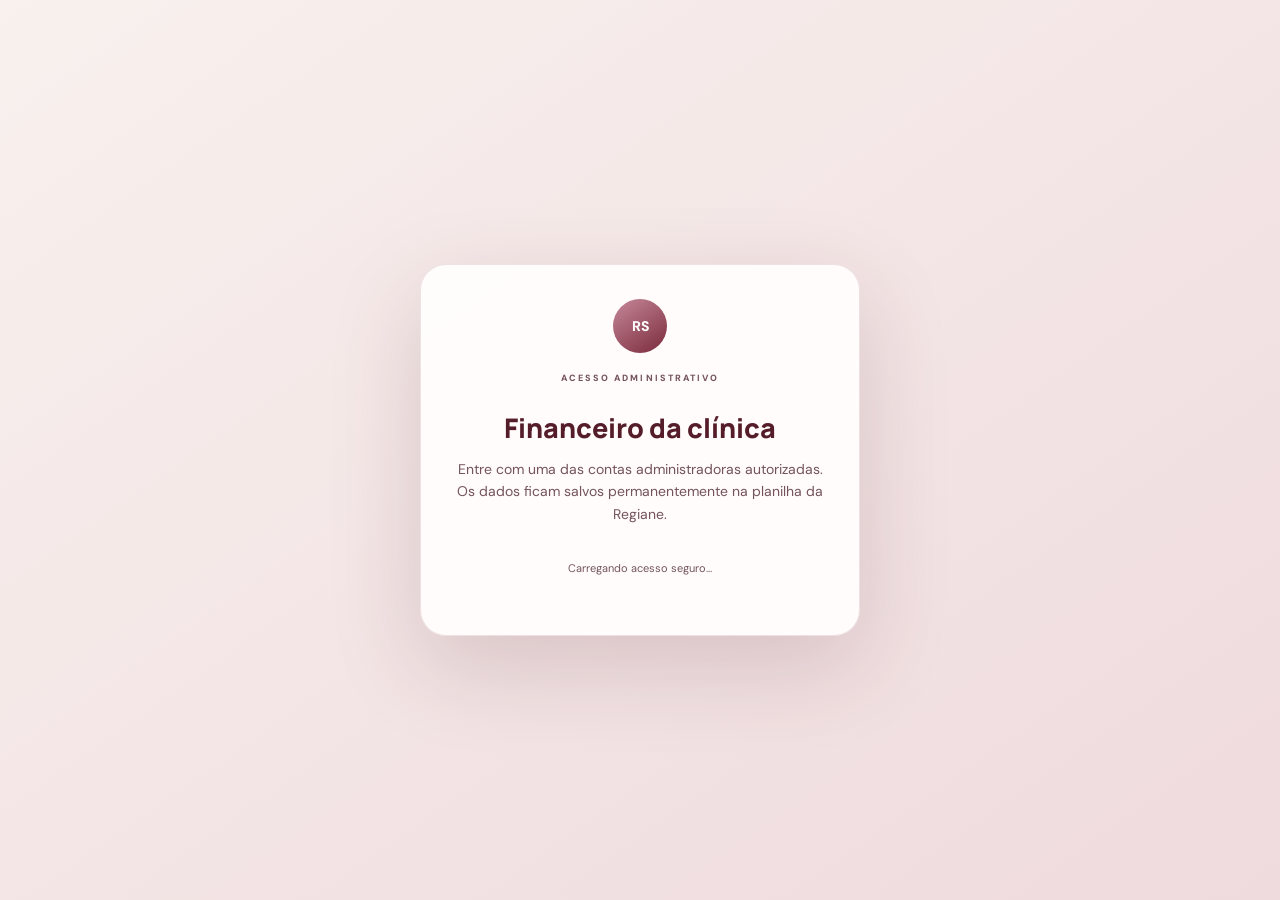
<file: financeiro.html>
<!doctype html>
<html lang="pt-BR">
<head>
  <!-- Google tag (gtag.js) -->
  <script async src="https://www.googletagmanager.com/gtag/js?id=G-J4VXE3Y306"></script>
  <script>
    window.dataLayer = window.dataLayer || [];
    function gtag(){dataLayer.push(arguments);}
    gtag('js', new Date());
    gtag('config', 'G-J4VXE3Y306');
  </script>
  <meta charset="utf-8">
  <meta name="viewport" content="width=device-width,initial-scale=1">
  <title>Regiane Silva — Gestão da Clínica</title>
  <meta name="description" content="Agenda, pagamentos e previsibilidade financeira da clínica Regiane Silva.">
  <script src="https://accounts.google.com/gsi/client" async defer></script>
  <link rel="preconnect" href="https://fonts.googleapis.com">
  <link rel="preconnect" href="https://fonts.gstatic.com" crossorigin>
  <link href="https://fonts.googleapis.com/css2?family=DM+Sans:wght@400;500;600;700&family=Manrope:wght@500;600;700;800&display=swap" rel="stylesheet">
  <style>
    :root{
      --bg:#f8f1ee;--surface:#fffdfc;--surface-2:#f4e7e5;--ink:#3b2024;--soft:#74545a;--muted:#a18489;
      --wine:#7a2a3b;--wine-deep:#551d29;--rose:#c6899a;--rose-soft:#efdadd;--gold:#b08d5c;
      --green:#35745b;--green-soft:#e2f0e9;--amber:#a76525;--amber-soft:#f7eadc;--red:#a63e4d;--red-soft:#f6dfe3;
      --line:rgba(122,42,59,.13);--shadow:0 18px 55px rgba(85,29,41,.09);--radius:22px;
      --sans:'DM Sans','Segoe UI',sans-serif;--display:'Manrope','DM Sans',sans-serif;
    }
    *{box-sizing:border-box}html{scroll-behavior:smooth}body{margin:0;background:var(--bg);color:var(--ink);font-family:var(--sans);font-size:14px}
    button,input,select{font:inherit}button{cursor:pointer}.app{display:flex;min-height:100vh}.side{width:258px;background:var(--surface);border-right:1px solid var(--line);padding:30px 22px;position:fixed;inset:0 auto 0 0;display:flex;flex-direction:column;z-index:20}
    .brand{padding:4px 10px 28px}.brand strong{display:block;font:700 19px/1.1 var(--display);color:var(--wine-deep)}.brand span{display:block;margin-top:6px;color:var(--muted);font-size:9px;font-weight:700;letter-spacing:.21em;text-transform:uppercase}
    .demo-pill{display:flex;gap:8px;align-items:center;background:var(--rose-soft);color:var(--wine);padding:10px 12px;border-radius:12px;margin:0 5px 24px;font-size:11px;font-weight:700}.demo-pill i{width:7px;height:7px;background:var(--wine);border-radius:50%}
    nav{display:grid;gap:6px}.nav-btn{border:0;background:transparent;text-align:left;color:var(--soft);padding:12px 14px;border-radius:12px;font-weight:600;display:flex;gap:12px;align-items:center}.nav-btn b{width:24px;font-size:16px;text-align:center}.nav-btn:hover{background:#fbf4f2;color:var(--wine)}.nav-btn.active{background:var(--wine);color:#fff;box-shadow:0 8px 20px rgba(122,42,59,.2)}
    .side-foot{margin-top:auto;border-top:1px solid var(--line);padding:20px 10px 0}.user{display:flex;align-items:center;gap:11px}.avatar{width:38px;height:38px;border-radius:50%;display:grid;place-items:center;color:#fff;font-weight:800;background:linear-gradient(145deg,var(--rose),var(--wine))}.user strong{display:block;font-size:12px}.user small{color:var(--muted)}
    .main{margin-left:258px;width:calc(100% - 258px);padding:34px 42px 60px;max-width:1600px}.top{display:flex;justify-content:space-between;align-items:center;margin-bottom:34px}.eyebrow{color:var(--rose);font-size:9px;font-weight:800;letter-spacing:.23em;text-transform:uppercase;margin:0 0 7px}.top h1{font:800 clamp(25px,3vw,36px)/1 var(--display);margin:0;color:var(--wine-deep);letter-spacing:-.035em}.today{text-align:right;color:var(--muted);font-size:12px}.today strong{display:block;color:var(--soft);font-size:13px;margin-bottom:3px}
    .view{display:none}.view.active{display:block}.hero-row{display:flex;justify-content:space-between;gap:25px;align-items:flex-end;margin-bottom:24px}.hero-copy h2{font:800 clamp(26px,4vw,47px)/1.04 var(--display);letter-spacing:-.045em;margin:0;max-width:720px}.hero-copy h2 em{font-style:normal;color:var(--wine)}.hero-copy p{color:var(--soft);font-size:15px;line-height:1.7;max-width:650px;margin:16px 0 0}.primary{border:0;background:var(--wine);color:#fff;padding:13px 20px;border-radius:12px;font-weight:700;box-shadow:0 9px 22px rgba(122,42,59,.2)}.primary:hover{background:var(--wine-deep)}.secondary{border:1px solid var(--line);background:var(--surface);color:var(--wine);padding:12px 18px;border-radius:12px;font-weight:700}.danger{border:0;background:transparent;color:var(--red);font-weight:700}.small-btn{padding:9px 13px;font-size:12px}
    .metrics{display:grid;grid-template-columns:repeat(4,minmax(0,1fr));gap:14px;margin:23px 0}.metric{background:var(--surface);border:1px solid var(--line);border-radius:18px;padding:20px;position:relative;overflow:hidden}.metric:after{content:'';position:absolute;right:-25px;top:-30px;width:90px;height:90px;border-radius:50%;background:var(--rose-soft);opacity:.5}.metric span{display:block;color:var(--muted);font-size:11px;font-weight:700;text-transform:uppercase;letter-spacing:.08em;position:relative;z-index:1}.metric strong{display:block;font:800 25px/1 var(--display);color:var(--wine-deep);margin-top:11px;position:relative;z-index:1}.metric small{display:block;color:var(--muted);margin-top:8px;position:relative;z-index:1}.metric.accent{background:linear-gradient(145deg,var(--wine),var(--wine-deep));border-color:transparent}.metric.accent span,.metric.accent small{color:#ead6da}.metric.accent strong{color:#fff}.metric.accent:after{background:#fff;opacity:.07}
    .grid-2{display:grid;grid-template-columns:1.18fr .82fr;gap:16px}.card{background:var(--surface);border:1px solid var(--line);border-radius:var(--radius);padding:24px;box-shadow:0 3px 18px rgba(85,29,41,.025)}.card-head{display:flex;justify-content:space-between;align-items:flex-start;gap:18px;margin-bottom:21px}.card-head h3{font:750 18px/1.2 var(--display);margin:0;color:var(--wine-deep)}.card-head p{color:var(--muted);font-size:12px;margin:6px 0 0}.tag{padding:6px 10px;border-radius:100px;font-size:10px;font-weight:800;text-transform:uppercase;letter-spacing:.06em}.tag.good{background:var(--green-soft);color:var(--green)}.tag.warn{background:var(--amber-soft);color:var(--amber)}.tag.bad{background:var(--red-soft);color:var(--red)}.tag.neutral{background:var(--rose-soft);color:var(--wine)}
    .allocation{height:17px;display:flex;border-radius:10px;overflow:hidden;background:#eee;margin:17px 0}.allocation span{height:100%}.reserve{background:var(--wine-deep)}.invest{background:var(--rose)}.prolabore{background:var(--gold)}.operation{background:#d9b9ac}.legend{display:grid;grid-template-columns:repeat(2,1fr);gap:11px}.legend-row{display:grid;grid-template-columns:10px 1fr auto;gap:9px;align-items:center;border-bottom:1px solid var(--line);padding:9px 0}.legend-row i{width:9px;height:9px;border-radius:50%}.legend-row span{color:var(--soft);font-size:12px}.legend-row strong{font-size:13px}.legend-row small{grid-column:2/4;color:var(--muted)}
    .timeline{display:grid;gap:0}.timeline-item{display:grid;grid-template-columns:44px 1fr auto;gap:12px;align-items:center;padding:13px 0;border-bottom:1px solid var(--line)}.timeline-item:last-child{border:0}.timeline-icon{width:38px;height:38px;border-radius:12px;display:grid;place-items:center;background:var(--rose-soft);color:var(--wine);font-weight:800}.timeline-item strong{display:block;font-size:13px}.timeline-item small{color:var(--muted)}.timeline-item>span{font-weight:800;color:var(--wine-deep)}
    .section-head{display:flex;justify-content:space-between;align-items:flex-end;gap:20px;margin-bottom:23px}.section-head h2{font:800 29px/1 var(--display);margin:0;color:var(--wine-deep)}.section-head p{margin:8px 0 0;color:var(--soft)}
    .table-wrap{overflow:auto}.data-table{width:100%;border-collapse:collapse;min-width:850px}.data-table th{text-align:left;color:var(--muted);font-size:9px;letter-spacing:.1em;text-transform:uppercase;padding:0 12px 12px}.data-table td{padding:15px 12px;border-top:1px solid var(--line);vertical-align:middle}.data-table td strong{display:block}.data-table td small{color:var(--muted)}.status{display:inline-flex;padding:6px 10px;border-radius:100px;font-size:10px;font-weight:800}.status.confirmado,.status.realizado{background:var(--green-soft);color:var(--green)}.status.agendado{background:var(--amber-soft);color:var(--amber)}.status.remarcado{background:var(--rose-soft);color:var(--wine)}.status.cancelado{background:var(--red-soft);color:var(--red)}
    .filter-row{display:flex;gap:8px;flex-wrap:wrap;margin-bottom:17px}.filter{border:1px solid var(--line);background:var(--surface);color:var(--soft);padding:8px 13px;border-radius:100px;font-size:11px;font-weight:700}.filter.active{background:var(--wine);color:#fff;border-color:var(--wine)}
    .sync-strip{display:flex;align-items:center;justify-content:space-between;gap:16px;padding:15px 18px;margin-bottom:17px;border:1px solid var(--line);border-radius:15px;background:var(--surface)}.sync-copy{display:flex;align-items:center;gap:12px}.sync-icon{width:36px;height:36px;border-radius:11px;display:grid;place-items:center;background:var(--green-soft);color:var(--green);font-weight:900}.sync-copy strong{display:block;font-size:12px}.sync-copy small{display:block;color:var(--muted);margin-top:3px}.pending-dot{display:inline-flex;align-items:center;gap:5px;margin-top:5px;color:var(--amber);font-size:10px;font-weight:800}.pending-dot:before{content:'';width:6px;height:6px;border-radius:50%;background:var(--amber)}
    .period-bar{display:flex;align-items:center;justify-content:space-between;gap:15px;flex-wrap:wrap;margin-bottom:18px;padding:13px 15px;border:1px solid var(--line);border-radius:15px;background:var(--surface)}.period-tabs{display:flex;gap:6px}.period-inputs{display:flex;gap:8px;align-items:center}.period-inputs input,.period-inputs select{height:38px;border:1px solid var(--line);border-radius:10px;background:#fffafa;color:var(--ink);padding:0 11px}.period-summary{font-weight:800;color:var(--wine)}
    .form-grid{display:grid;grid-template-columns:repeat(2,minmax(0,1fr));gap:16px}.form-grid.three{grid-template-columns:repeat(3,minmax(0,1fr))}.field{display:grid;gap:7px}.field.full{grid-column:1/-1}.field label{font-size:11px;font-weight:800;color:var(--soft);text-transform:uppercase;letter-spacing:.06em}.field input,.field select{width:100%;height:45px;padding:0 13px;border:1px solid var(--line);border-radius:11px;background:#fffafa;color:var(--ink);outline:none}.field input:focus,.field select:focus{border-color:var(--rose);box-shadow:0 0 0 3px rgba(198,137,154,.13)}.hint{color:var(--muted);font-size:11px;line-height:1.5}.form-actions{grid-column:1/-1;display:flex;justify-content:flex-end;gap:9px;margin-top:5px}
    dialog{border:0;padding:0;border-radius:24px;width:min(720px,calc(100% - 28px));box-shadow:0 30px 100px rgba(59,32,36,.27);color:var(--ink)}dialog::backdrop{background:rgba(59,32,36,.45);backdrop-filter:blur(4px)}.modal{padding:28px}.modal-top{display:flex;justify-content:space-between;align-items:start;margin-bottom:24px}.modal-top h3{font:800 23px var(--display);margin:0;color:var(--wine-deep)}.close{border:0;background:var(--rose-soft);color:var(--wine);width:34px;height:34px;border-radius:50%;font-size:20px}
    .settings-layout{display:grid;grid-template-columns:1fr 1fr;gap:16px}.setting-card{background:var(--surface);border:1px solid var(--line);border-radius:20px;padding:24px}.setting-card h3{font:750 17px var(--display);margin:0 0 5px}.setting-card>p{margin:0 0 22px;color:var(--muted);font-size:12px;line-height:1.5}.percent-row{display:grid;grid-template-columns:1fr 98px;align-items:center;gap:15px;padding:12px 0;border-bottom:1px solid var(--line)}.percent-row:last-of-type{border:0}.percent-row strong{display:block;font-size:13px}.percent-row small{color:var(--muted)}.percent-box{display:flex;align-items:center;border:1px solid var(--line);border-radius:11px;overflow:hidden;background:#fff}.percent-box input{width:64px;border:0;padding:10px;text-align:right;outline:0}.percent-box b{padding-right:10px;color:var(--muted)}.total-rule{margin-top:16px;padding:14px;border-radius:13px;background:var(--green-soft);color:var(--green);font-weight:700;display:flex;justify-content:space-between}.total-rule.invalid{background:var(--red-soft);color:var(--red)}
    .policy{background:linear-gradient(145deg,var(--wine),var(--wine-deep));color:#fff}.policy h3{color:#fff}.policy p{color:#e9d7da}.policy-rule{display:grid;grid-template-columns:58px 1fr;gap:15px;align-items:center;padding:15px 0;border-top:1px solid rgba(255,255,255,.13)}.policy-rule b{font:800 24px var(--display);color:#fff}.policy-rule strong{display:block}.policy-rule small{color:#dcc4c9;line-height:1.5}.policy input{background:rgba(255,255,255,.1);border-color:rgba(255,255,255,.22);color:#fff}.policy .field label{color:#eadadd}
    .empty{text-align:center;padding:48px 20px;color:var(--muted)}.empty b{display:block;font:800 18px var(--display);color:var(--wine-deep);margin-bottom:7px}.notice{padding:15px 17px;border:1px solid var(--line);border-radius:14px;background:#fff9f7;color:var(--soft);line-height:1.6;font-size:12px}.notice strong{color:var(--wine)}
    .mobile-menu{display:none;border:0;background:var(--wine);color:#fff;width:39px;height:39px;border-radius:11px}.toast{position:fixed;right:24px;bottom:24px;background:var(--wine-deep);color:#fff;padding:13px 18px;border-radius:12px;box-shadow:var(--shadow);font-weight:700;opacity:0;transform:translateY(12px);pointer-events:none;transition:.25s;z-index:99}.toast.show{opacity:1;transform:none}
    .auth-gate{position:fixed;inset:0;z-index:200;background:linear-gradient(145deg,#f8f1ee,#efdadd);display:grid;place-items:center;padding:20px}.auth-gate[hidden]{display:none}.auth-card{width:min(440px,100%);background:rgba(255,253,252,.96);border:1px solid var(--line);border-radius:26px;padding:34px;text-align:center;box-shadow:0 30px 90px rgba(85,29,41,.17)}.auth-card .avatar{margin:0 auto 18px;width:54px;height:54px}.auth-card h2{font:800 27px var(--display);color:var(--wine-deep);margin:0}.auth-card p{color:var(--soft);line-height:1.6;margin:12px 0 23px}.auth-card #gSignIn{display:flex;justify-content:center}.save-state{font-weight:700}.save-state.saving{color:var(--amber)}.save-state.error{color:var(--red)}
    @media(max-width:1100px){.metrics{grid-template-columns:repeat(2,1fr)}.grid-2,.settings-layout{grid-template-columns:1fr}.form-grid.three{grid-template-columns:repeat(2,1fr)}}
    @media(max-width:760px){.side{transform:translateX(-100%);transition:.3s}.side.open{transform:none}.main{margin-left:0;width:100%;padding:22px 17px 50px}.mobile-menu{display:block}.top{gap:13px}.top>div:first-of-type{flex:1}.today{display:none}.hero-row,.section-head{align-items:flex-start;flex-direction:column}.metrics{grid-template-columns:1fr 1fr}.form-grid,.form-grid.three{grid-template-columns:1fr}.field.full,.form-actions{grid-column:auto}.legend{grid-template-columns:1fr}.metric{padding:17px}.metric strong{font-size:20px}.sync-strip,.period-bar{align-items:flex-start;flex-direction:column}.period-inputs{width:100%;flex-wrap:wrap}}
  </style>
</head>
<body>
<div class="auth-gate" id="authGate"><div class="auth-card"><div class="avatar">RS</div><p class="eyebrow">ACESSO ADMINISTRATIVO</p><h2>Financeiro da clínica</h2><p>Entre com uma das contas administradoras autorizadas. Os dados ficam salvos permanentemente na planilha da Regiane.</p><div id="gSignIn"></div><p class="hint" id="authStatus">Carregando acesso seguro...</p></div></div>
<div class="app">
  <aside class="side" id="sidebar">
    <div class="brand"><strong>Regiane Silva</strong><span>Gestão da clínica</span></div>
    <div class="demo-pill"><i></i> Sistema financeiro conectado</div>
    <nav>
      <button class="nav-btn active" data-view="dashboard"><b>⌂</b> Visão geral</button>
      <button class="nav-btn" data-view="pacientes"><b>◎</b> Pacientes</button>
      <button class="nav-btn" data-view="agenda"><b>□</b> Agenda e pagamentos</button>
      <button class="nav-btn" data-view="financeiro"><b>↗</b> Fluxo financeiro</button>
      <button class="nav-btn" data-view="configuracoes"><b>◇</b> Regras e percentuais</button>
    </nav>
    <div class="side-foot"><div class="user"><div class="avatar">RS</div><div><strong>Regiane Silva</strong><small>Administradora</small></div></div></div>
  </aside>

  <main class="main">
    <header class="top">
      <button class="mobile-menu" id="mobileMenu">☰</button>
      <div><p class="eyebrow">CLÍNICA ORGANIZADA</p><h1 id="pageTitle">Visão geral</h1></div>
      <div class="today"><strong id="todayLabel"></strong><span class="save-state" id="saveState">Dados permanentes na planilha</span></div>
    </header>

    <section class="view active" id="view-dashboard">
      <div class="hero-row"><div class="hero-copy"><h2>Agenda cheia precisa virar <em>caixa previsível.</em></h2><p>Acompanhe reservas, pagamentos, atendimentos e remarcações sem confundir dinheiro recebido com dinheiro disponível.</p></div><button class="primary" data-open="appointmentDialog">+ Novo atendimento</button></div>
      <div class="metrics">
        <article class="metric accent"><span>Recebido no período</span><strong id="mReceived">R$ 0,00</strong><small>dinheiro que entrou</small></article>
        <article class="metric"><span>Receita antecipada</span><strong id="mAdvance">R$ 0,00</strong><small>serviços ainda não realizados</small></article>
        <article class="metric"><span>Receita realizada</span><strong id="mRealized">R$ 0,00</strong><small>atendimentos já entregues</small></article>
        <article class="metric"><span>Valor remarcado</span><strong id="mRescheduled">R$ 0,00</strong><small id="mRescheduledCount">0 atendimentos</small></article>
      </div>
      <div class="grid-2">
        <article class="card"><div class="card-head"><div><h3>Destino da receita realizada</h3><p>Base sugerida, totalmente ajustável pela Regiane.</p></div><span class="tag good" id="ruleTag">100% distribuído</span></div><div class="allocation"><span class="reserve" id="barReserve"></span><span class="invest" id="barInvest"></span><span class="prolabore" id="barProlabore"></span><span class="operation" id="barOperation"></span></div><div class="legend" id="allocationLegend"></div></article>
        <article class="card"><div class="card-head"><div><h3>Próximos movimentos</h3><p>O que merece atenção agora.</p></div></div><div class="timeline" id="nextMoves"></div></article>
      </div>
    </section>

    <section class="view" id="view-pacientes">
      <div class="section-head"><div><h2>Pacientes</h2><p>Histórico financeiro e de atendimentos em um só lugar.</p></div><button class="primary" data-open="patientDialog">+ Adicionar paciente</button></div>
      <div class="sync-strip"><div class="sync-copy"><div class="sync-icon">↻</div><div><strong>Sincronização com a Planilha Controle Geral</strong><small>Pacientes cadastrados na planilha aparecem aqui; campos financeiros incompletos ficam sinalizados.</small></div></div><button class="secondary small-btn" id="syncPatients">Sincronizar agora</button></div>
      <article class="card"><div class="table-wrap"><table class="data-table"><thead><tr><th>Paciente</th><th>Serviço</th><th>Contratado</th><th>Recebido</th><th>Pendente</th><th>Próximo encontro</th><th>Situação</th><th></th></tr></thead><tbody id="patientRows"></tbody></table><div class="empty" id="patientEmpty"><b>Nenhum paciente cadastrado</b>Adicione um paciente para iniciar o controle.</div></div></article>
    </section>

    <section class="view" id="view-agenda">
      <div class="section-head"><div><h2>Agenda e pagamentos</h2><p>Cada encontro tem confirmação, pagamento e entrega próprios.</p></div><button class="primary" data-open="appointmentDialog">+ Novo atendimento</button></div>
      <div class="sync-strip"><div class="sync-copy"><div class="sync-icon">G</div><div><strong>Google Agenda da Regiane</strong><small id="calendarSyncText">Os horários disponíveis são consultados na mesma agenda conectada ao site.</small></div></div><button class="secondary small-btn" id="refreshSlots">Atualizar horários</button></div>
      <div class="filter-row" id="statusFilters"><button class="filter active" data-filter="todos">Todos</button><button class="filter" data-filter="agendado">Agendados</button><button class="filter" data-filter="confirmado">Confirmados</button><button class="filter" data-filter="realizado">Realizados</button><button class="filter" data-filter="remarcado">Remarcados</button></div>
      <article class="card"><div class="table-wrap"><table class="data-table"><thead><tr><th>Data</th><th>Paciente</th><th>Serviço / etapa</th><th>Valor</th><th>Recebido</th><th>Saldo</th><th>Crédito</th><th>Status</th><th></th></tr></thead><tbody id="appointmentRows"></tbody></table><div class="empty" id="appointmentEmpty"><b>Nenhum atendimento encontrado</b>Use “Novo atendimento” para começar.</div></div></article>
    </section>

    <section class="view" id="view-financeiro">
      <div class="section-head"><div><h2>Fluxo financeiro</h2><p>O que entrou, o que já foi realizado e o destino correto de cada valor.</p></div></div>
      <div class="period-bar"><div class="period-tabs" id="periodTabs"><button class="filter" data-period="day">Dia</button><button class="filter active" data-period="month">Mês</button><button class="filter" data-period="year">Ano</button><button class="filter" data-period="all">Todo o histórico</button></div><div class="period-inputs"><input id="periodDay" type="date" hidden><input id="periodMonth" type="month"><select id="periodYear" hidden></select><span class="period-summary" id="periodLabel"></span></div></div>
      <div class="metrics"><article class="metric"><span>Reserva da clínica</span><strong id="fReserve">R$ 0,00</strong><small>proteção para o futuro</small></article><article class="metric"><span>Investimentos</span><strong id="fInvest">R$ 0,00</strong><small>crescimento e estrutura</small></article><article class="metric"><span>Pró-labore</span><strong id="fProlabore">R$ 0,00</strong><small>remuneração da Regiane</small></article><article class="metric"><span>Operação</span><strong id="fOperation">R$ 0,00</strong><small>ferramentas, equipe e rotina</small></article></div>
      <div class="grid-2"><article class="card"><div class="card-head"><div><h3>Leitura correta do caixa</h3><p>Os quatro números que evitam decisões erradas.</p></div></div><div class="timeline"><div class="timeline-item"><div class="timeline-icon">A</div><div><strong>Agendado</strong><small>Valor previsto nos atendimentos</small></div><span id="fScheduled">R$ 0,00</span></div><div class="timeline-item"><div class="timeline-icon">R</div><div><strong>Recebido</strong><small>Dinheiro que efetivamente entrou</small></div><span id="fReceived">R$ 0,00</span></div><div class="timeline-item"><div class="timeline-icon">✓</div><div><strong>Realizado</strong><small>Serviço já entregue</small></div><span id="fRealized">R$ 0,00</span></div><div class="timeline-item"><div class="timeline-icon">↻</div><div><strong>Remarcado</strong><small>Receita empurrada na agenda</small></div><span id="fMoved">R$ 0,00</span></div></div></article><article class="card"><div class="card-head"><div><h3>Proteção do dinheiro antecipado</h3><p>Receber antes não significa poder retirar antes.</p></div></div><div class="notice"><strong>Regra de segurança:</strong> reservas e pagamentos de consultas futuras ficam marcados como receita antecipada. A distribuição entre reserva, investimento, pró-labore e operação acontece apenas quando o atendimento é registrado como realizado.</div><div class="allocation" style="margin-top:24px"><span class="reserve" id="barReserve2"></span><span class="invest" id="barInvest2"></span><span class="prolabore" id="barProlabore2"></span><span class="operation" id="barOperation2"></span></div><p class="hint">A Regiane poderá ajustar os percentuais em “Regras e percentuais”.</p></article></div>
    </section>

    <section class="view" id="view-configuracoes">
      <div class="section-head"><div><h2>Regras e percentuais</h2><p>Uma base pronta para começar — adaptável à vida real da clínica.</p></div><button class="secondary" id="restoreDefaults">Restaurar sugestão</button></div>
      <div class="settings-layout">
        <article class="setting-card"><h3>Distribuição de cada consulta</h3><p>A soma precisa fechar 100%. Os valores abaixo são a sugestão inicial da Diva.</p><div id="ruleInputs"></div><div class="total-rule" id="ruleTotal"><span>Total distribuído</span><strong>100%</strong></div></article>
        <article class="setting-card policy"><h3>Política de reagendamento</h3><p>A antecedência protege a agenda e o caixa sem punir quem avisa a tempo.</p><div class="field" style="margin-bottom:18px"><label>Antecedência mínima para manter o crédito</label><div style="display:flex;gap:8px;align-items:center"><input id="noticeDays" type="number" min="1" max="60" value="7" style="width:90px;height:45px;padding:0 13px;border-radius:11px"><strong>dias</strong></div></div><div class="policy-rule"><b>≥ 7</b><div><strong>Crédito mantido</strong><small>A pessoa avisou dentro do prazo e pode reagendar preservando o Crédito Compromisso.</small></div></div><div class="policy-rule"><b>&lt; 7</b><div><strong>Crédito perdido</strong><small>O aviso tardio comprometeu a agenda; a reserva segue a política comercial definida pela Regiane.</small></div></div><div class="policy-rule"><b>R$ 30</b><div><strong>Crédito Compromisso sugerido</strong><small>Benefício aplicado no segundo encontro para quem respeitou a política.</small></div></div></article>
      </div>
      <article class="card" style="margin-top:16px"><div class="card-head"><div><h3>Valores-base da Consulta Dupla</h3><p>Também ficam editáveis para a reunião e para mudanças futuras.</p></div></div><div class="form-grid three"><div class="field"><label>Valor total do processo</label><input id="baseTotal" type="number" min="0" step="10"></div><div class="field"><label>Valor de cada encontro</label><input id="baseMeeting" type="number" min="0" step="10"></div><div class="field"><label>Reserva por encontro</label><input id="baseDeposit" type="number" min="0" step="10"></div><div class="field"><label>Crédito Compromisso</label><input id="baseCredit" type="number" min="0" step="5"></div><div class="field"><label>Remarcações preservadas</label><input id="rescheduleLimit" type="number" min="0" max="10"></div></div></article>
    </section>
  </main>
</div>

<dialog id="patientDialog"><form class="modal" id="patientForm" method="dialog"><div class="modal-top"><div><p class="eyebrow">CADASTRO FINANCEIRO</p><h3 id="patientDialogTitle">Adicionar paciente</h3></div><button class="close" type="button" data-close>×</button></div><input type="hidden" name="id"><div class="form-grid"><div class="field"><label>Nome</label><input name="name" required placeholder="Nome completo"></div><div class="field"><label>E-mail</label><input name="email" type="email" required placeholder="paciente@email.com"></div><div class="field"><label>Serviço</label><select name="service" id="patientService"><option>Check-up</option><option>Consultoria</option><option>Consulta Dupla</option><option>Programa Reequilíbrio</option><option>Acompanhamento de 5 meses</option></select></div><div class="field"><label>Valor contratado</label><input name="value" type="number" min="0" step="0.01" required></div><div class="form-actions"><button type="button" class="secondary" data-close>Cancelar</button><button class="primary" type="submit">Salvar paciente</button></div></div></form></dialog>

<dialog id="appointmentDialog"><form class="modal" id="appointmentForm" method="dialog"><div class="modal-top"><div><p class="eyebrow">AGENDA + FINANCEIRO</p><h3>Novo atendimento</h3></div><button class="close" type="button" data-close>×</button></div><div class="form-grid"><div class="field"><label>Paciente</label><select name="patient" id="appointmentPatient" required></select></div><div class="field"><label>Serviço</label><select name="service" id="appointmentService"><option value="checkup">Check-up</option><option value="consultoria">Consultoria</option><option value="consulta-dupla">Consulta Dupla</option><option value="programa">Programa Reequilíbrio</option><option value="acompanhamento">Acompanhamento de 5 meses</option></select></div><div class="field" id="meetingField" style="display:none"><label>Etapa da Consulta Dupla</label><select name="meeting"><option value="1">1º encontro</option><option value="2">2º encontro</option></select></div><div class="field"><label>Horário do Google Agenda</label><select name="calendarSlot" id="calendarSlot"><option value="">Carregando horários disponíveis...</option></select><span class="hint">Também é possível preencher manualmente abaixo.</span></div><div class="field"><label>Data e horário manual</label><input name="date" type="datetime-local"></div><div class="field"><label>Valor do atendimento</label><input name="value" type="number" min="0" step="0.01" required></div><div class="field"><label>Valor já recebido</label><input name="paid" type="number" min="0" step="0.01" value="0"></div><div class="field"><label>Status inicial</label><select name="status"><option value="agendado">Agendado — aguardando reserva</option><option value="confirmado">Confirmado — reserva recebida</option><option value="realizado">Realizado</option></select></div><div class="form-actions"><button type="button" class="secondary" data-close>Cancelar</button><button class="primary" type="submit">Registrar atendimento</button></div></div></form></dialog>

<dialog id="actionDialog"><form class="modal" id="actionForm" method="dialog"><div class="modal-top"><div><p class="eyebrow">ATUALIZAR ATENDIMENTO</p><h3 id="actionTitle">Registrar movimento</h3></div><button class="close" type="button" data-close>×</button></div><input type="hidden" name="id"><div class="form-grid"><div class="field"><label>Novo status</label><select name="status" id="actionStatus"><option value="confirmado">Confirmado</option><option value="realizado">Realizado</option><option value="remarcado">Remarcado</option><option value="cancelado">Cancelado</option></select></div><div class="field"><label>Pagamento adicional recebido</label><input name="payment" type="number" min="0" step="10" value="0"></div><div class="field" id="rescheduleDateField" style="display:none"><label>Nova data</label><input name="newDate" type="datetime-local"></div><div class="field" id="noticeField" style="display:none"><label>Quantos dias antes avisou?</label><input name="notice" id="noticeInput" type="number" min="0" max="365" value="7"><span class="hint">O sistema sugere a regra, mas a decisão final é da Regiane.</span></div><div class="field" id="creditDecisionField" style="display:none"><label>Decisão sobre o Crédito Compromisso</label><select name="creditDecision"><option value="auto">Aplicar regra automática pela antecedência</option><option value="keep">Manter o crédito</option><option value="remove">Retirar o crédito</option></select><span class="hint" id="creditSuggestion">Informe a antecedência para ver a sugestão.</span></div><div class="form-actions"><button type="button" class="secondary" data-close>Cancelar</button><button class="primary" type="submit">Salvar movimento</button></div></div></form></dialog>

<div class="toast" id="toast"></div>
<script>
  'use strict';
  const API_URL='https://script.google.com/macros/s/AKfycbzNaXIEFi3rCW32qdzsfVJ97b0_hlPTsOx5X4vYWEPMGqoyqxrjKZ2KdyxfzLqhdSW9jQ/exec';
  const GOOGLE_CLIENT_ID='288771217381-mt5g3dhdjhcoak6kphd1fhsarrkd44bc.apps.googleusercontent.com';
  const serviceLabels={checkup:'Check-up',consultoria:'Consultoria','consulta-dupla':'Consulta Dupla',programa:'Programa Reequilíbrio',acompanhamento:'Acompanhamento de 5 meses'};
  const defaults={rules:{reserve:15,invest:15,prolabore:30,operation:40},policy:{noticeDays:7,total:500,meeting:250,deposit:100,credit:30,rescheduleLimit:1}};
  function serviceSlug(value=''){const v=String(value).toLowerCase();if(v.includes('check'))return'checkup';if(v.includes('dupla'))return'consulta-dupla';if(v.includes('consultoria'))return'consultoria';if(v.includes('reequil'))return'programa';if(v.includes('acompanh')||v.includes('mentoria'))return'acompanhamento';return'consultoria'}
  const nowIso=new Date().toISOString();
  let idToken='',state={...structuredClone(defaults),patients:[],appointments:[]},activeFilter='todos',period={mode:'month',day:nowIso.slice(0,10),month:nowIso.slice(0,7),year:String(new Date().getFullYear())};
  const $=(q,r=document)=>r.querySelector(q), $$=(q,r=document)=>[...r.querySelectorAll(q)];
  const money=n=>new Intl.NumberFormat('pt-BR',{style:'currency',currency:'BRL'}).format(Number(n)||0);
  const esc=s=>{const d=document.createElement('div');d.textContent=String(s??'');return d.innerHTML};
  const dateLabel=v=>v?new Intl.DateTimeFormat('pt-BR',{dateStyle:'short',timeStyle:'short'}).format(new Date(v)):'—';
  const labels={agendado:'Agendado',confirmado:'Confirmado',realizado:'Realizado',remarcado:'Remarcado',cancelado:'Cancelado'};
  function setSaveState(message,type=''){const el=$('#saveState');el.textContent=message;el.className='save-state '+type}
  async function apiPost(action,data={}){const res=await fetch(API_URL,{method:'POST',headers:{'Content-Type':'text/plain;charset=utf-8'},body:JSON.stringify({action,idToken,...data})});const result=await res.json();if(!result.ok)throw new Error(result.error||'Não foi possível salvar.');return result}
  function configPayload(){return{...state.rules,...state.policy}}
  async function loadFinanceiro(){setSaveState('Sincronizando com a planilha...','saving');const data=await apiPost('financeiroLoad');state={rules:{reserve:Number(data.config.reserve),invest:Number(data.config.invest),prolabore:Number(data.config.prolabore),operation:Number(data.config.operation)},policy:{noticeDays:Number(data.config.noticeDays),total:Number(data.config.total),meeting:Number(data.config.meeting),deposit:Number(data.config.deposit),credit:Number(data.config.credit),rescheduleLimit:Number(data.config.rescheduleLimit)},patients:(data.patients||[]).map(p=>({...p,service:p.service||'Consultoria'})),appointments:(data.appointments||[]).map(a=>({...a,service:serviceSlug(a.service),meeting:a.meeting==='avulso'?'':a.meeting}))};setSaveState('Dados permanentes na planilha');$('#authGate').hidden=true;render();return data}
  async function persistPatient(patient){setSaveState('Salvando paciente e liberando acesso...','saving');const result=await apiPost('financeiroSavePatient',{patient});const area=result.memberAccess?.area==='consultoria'?'Consultoria':result.memberAccess?.area==='checkup'?'Check-up':'Área de Pacientes';setSaveState(`Paciente salvo · acesso à ${area} liberado`);return result}
  async function persistAppointment(appointment){setSaveState('Salvando atendimento...','saving');await apiPost('financeiroSaveAppointment',{appointment:{...appointment,service:serviceLabels[appointment.service]||appointment.service}});setSaveState('Atendimento salvo na planilha')}
  async function persistConfig(){setSaveState('Salvando regras...','saving');await apiPost('financeiroSaveConfig',{config:configPayload()});setSaveState('Regras salvas na planilha')}
  function appointmentsForPeriod(){return state.appointments.filter(a=>{const d=new Date(a.date);if(period.mode==='all')return true;if(period.mode==='day')return a.date.slice(0,10)===period.day;if(period.mode==='month')return a.date.slice(0,7)===period.month;return String(d.getFullYear())===period.year})}
  function metrics(source=state.appointments){
    const active=source.filter(a=>a.status!=='cancelado');
    const scheduled=active.reduce((s,a)=>s+a.value,0),received=active.reduce((s,a)=>s+a.paid,0);
    const realized=active.filter(a=>a.status==='realizado').reduce((s,a)=>s+Math.min(a.paid,a.value),0);
    const advance=active.filter(a=>a.status!=='realizado').reduce((s,a)=>s+a.paid,0);
    const moved=active.filter(a=>a.status==='remarcado');
    return{scheduled,received,realized,advance,movedValue:moved.reduce((s,a)=>s+a.value,0),movedCount:moved.length};
  }
  function render(){renderDashboard();renderPatients();renderAppointments();renderFinance();renderSettings();renderPatientOptions()}
  function renderDashboard(){
    const m=metrics();$('#mReceived').textContent=money(m.received);$('#mAdvance').textContent=money(m.advance);$('#mRealized').textContent=money(m.realized);$('#mRescheduled').textContent=money(m.movedValue);$('#mRescheduledCount').textContent=`${m.movedCount} atendimento${m.movedCount===1?'':'s'}`;renderAllocation();
    const now=new Date(),upcoming=state.appointments.filter(a=>['agendado','confirmado','remarcado'].includes(a.status)).sort((a,b)=>new Date(a.date)-new Date(b.date)).slice(0,4);
    $('#nextMoves').innerHTML=upcoming.length?upcoming.map(a=>{const p=state.patients.find(x=>x.id===a.patient);const due=Math.max(0,a.value-a.paid);return `<div class="timeline-item"><div class="timeline-icon">${a.status==='agendado'?'!':'✓'}</div><div><strong>${esc(p?.name||'Paciente')}</strong><small>${dateLabel(a.date)} · ${labels[a.status]}</small></div><span>${due?money(due)+' pendente':'Pago'}</span></div>`}).join(''):'<div class="empty"><b>Nenhum movimento próximo</b>A agenda está livre.</div>';
  }
  function allocationItems(){return[{k:'reserve',n:'Reserva da clínica',d:'Futuro e proteção',c:'reserve'},{k:'invest',n:'Investimentos',d:'Crescimento futuro',c:'invest'},{k:'prolabore',n:'Pró-labore',d:'Remuneração da Regiane',c:'prolabore'},{k:'operation',n:'Operação / fluxo',d:'Ferramentas, equipe e rotina',c:'operation'}]}
  function renderAllocation(){
    const total=Object.values(state.rules).reduce((a,b)=>a+Number(b),0);$('#ruleTag').textContent=total===100?'100% distribuído':`${total}% — revisar`;$('#ruleTag').className=`tag ${total===100?'good':'bad'}`;
    allocationItems().forEach(x=>{$(`#bar${x.k[0].toUpperCase()+x.k.slice(1)}`).style.width=`${state.rules[x.k]}%`;const b=$(`#bar${x.k[0].toUpperCase()+x.k.slice(1)}2`);if(b)b.style.width=`${state.rules[x.k]}%`});
    $('#allocationLegend').innerHTML=allocationItems().map(x=>`<div class="legend-row"><i class="${x.c}"></i><span>${x.n}</span><strong>${state.rules[x.k]}%</strong><small>${x.d}</small></div>`).join('');
  }
  function patientTotals(id){const list=state.appointments.filter(a=>a.patient===id&&a.status!=='cancelado');return{received:list.reduce((s,a)=>s+a.paid,0),next:list.filter(a=>a.status!=='realizado').sort((a,b)=>new Date(a.date)-new Date(b.date))[0]}}
  function renderPatients(){
    const body=$('#patientRows');body.innerHTML=state.patients.map(p=>{const t=patientTotals(p.id),pending=Math.max(0,p.value-t.received),needs=p.pending||!p.value;return `<tr><td><strong>${esc(p.name)}</strong><small>${esc(p.email)}</small>${p.source==='planilha'?`<span class="pending-dot">Importado da planilha</span>`:''}</td><td>${esc(p.service||'Não informado')}</td><td>${p.value?money(p.value):'—'}</td><td>${money(t.received)}</td><td>${p.value?money(pending):'Preencher'}</td><td>${t.next?dateLabel(t.next.date):'—'}</td><td><span class="tag ${needs?'warn':pending?'neutral':'good'}">${needs?'Cadastro pendente':pending?'Em andamento':'Quitado'}</span></td><td><button class="secondary small-btn" data-edit-patient="${p.id}">${needs?'Completar':'Editar'}</button></td></tr>`}).join('');$('#patientEmpty').style.display=state.patients.length?'none':'block';
  }
  function effectiveValue(a){return Math.max(0,a.value-(a.service==='consulta-dupla'&&a.meeting==='2'&&a.creditEligible?state.policy.credit:0))}
  function renderAppointments(){
    const list=state.appointments.filter(a=>activeFilter==='todos'||a.status===activeFilter).sort((a,b)=>new Date(a.date)-new Date(b.date));
    $('#appointmentRows').innerHTML=list.map(a=>{const p=state.patients.find(x=>x.id===a.patient),effective=effectiveValue(a),due=Math.max(0,effective-a.paid),creditApplies=a.service==='consulta-dupla'&&a.meeting==='2';return `<tr><td><strong>${dateLabel(a.date)}</strong></td><td>${esc(p?.name||'Paciente removido')}</td><td><strong>${serviceLabels[a.service]||esc(a.service)}</strong><small>${a.meeting?a.meeting+'º encontro':'Atendimento'}</small></td><td>${money(effective)}${effective!==a.value?`<small>Crédito de ${money(state.policy.credit)}</small>`:''}</td><td>${money(a.paid)}</td><td>${money(due)}</td><td><span class="tag ${a.creditEligible?'good':'neutral'}">${creditApplies?(a.creditEligible?'Mantido':'Retirado'):'—'}</span></td><td><span class="status ${a.status}">${labels[a.status]}</span></td><td><button class="secondary small-btn" data-action="${a.id}">Atualizar</button></td></tr>`}).join('');$('#appointmentEmpty').style.display=list.length?'none':'block';
  }
  function renderFinance(){
    const m=metrics(appointmentsForPeriod());$('#fScheduled').textContent=money(m.scheduled);$('#fReceived').textContent=money(m.received);$('#fRealized').textContent=money(m.realized);$('#fMoved').textContent=money(m.movedValue);
    const allocation=appointmentsForPeriod().filter(a=>a.status==='realizado').reduce((sum,a)=>{const base=Math.min(a.paid,effectiveValue(a)),rules=a.allocation||state.rules;Object.keys(sum).forEach(k=>sum[k]+=base*(Number(rules[k])||0)/100);return sum},{reserve:0,invest:0,prolabore:0,operation:0});
    $('#fReserve').textContent=money(allocation.reserve);$('#fInvest').textContent=money(allocation.invest);$('#fProlabore').textContent=money(allocation.prolabore);$('#fOperation').textContent=money(allocation.operation);
    const names={day:new Intl.DateTimeFormat('pt-BR',{dateStyle:'long'}).format(new Date(period.day+'T12:00:00')),month:new Intl.DateTimeFormat('pt-BR',{month:'long',year:'numeric'}).format(new Date(period.month+'-15T12:00:00')),year:period.year,all:'Todo o histórico'};$('#periodLabel').textContent=names[period.mode];
  }
  function renderSettings(){
    $('#ruleInputs').innerHTML=allocationItems().map(x=>`<div class="percent-row"><div><strong>${x.n}</strong><small>${x.d}</small></div><div class="percent-box"><input data-rule="${x.k}" type="number" min="0" max="100" value="${state.rules[x.k]}"><b>%</b></div></div>`).join('');
    const total=Object.values(state.rules).reduce((a,b)=>a+Number(b),0),box=$('#ruleTotal');box.querySelector('strong').textContent=`${total}%`;box.classList.toggle('invalid',total!==100);
    $('#noticeDays').value=state.policy.noticeDays;$$('.policy-rule b')[0].textContent=`≥ ${state.policy.noticeDays}`;$$('.policy-rule b')[1].textContent=`< ${state.policy.noticeDays}`;$('#baseTotal').value=state.policy.total;$('#baseMeeting').value=state.policy.meeting;$('#baseDeposit').value=state.policy.deposit;$('#baseCredit').value=state.policy.credit;$('#rescheduleLimit').value=state.policy.rescheduleLimit;
  }
  function renderPatientOptions(){const select=$('#appointmentPatient');select.innerHTML=state.patients.map(p=>`<option value="${p.id}">${esc(p.name)}</option>`).join('')||'<option value="">Cadastre um paciente primeiro</option>'}
  function setView(name){$$('.view').forEach(v=>v.classList.toggle('active',v.id===`view-${name}`));$$('.nav-btn').forEach(b=>b.classList.toggle('active',b.dataset.view===name));$('#pageTitle').textContent=$(`.nav-btn[data-view="${name}"]`).textContent.trim().replace(/^[^A-Za-zÀ-ÿ]+/,'');$('#sidebar').classList.remove('open')}
  function toast(msg){const t=$('#toast');t.textContent=msg;t.classList.add('show');setTimeout(()=>t.classList.remove('show'),2200)}
  function toLocalInput(iso){const d=new Date(iso);d.setMinutes(d.getMinutes()-d.getTimezoneOffset());return d.toISOString().slice(0,16)}
  async function loadCalendarSlots(){const select=$('#calendarSlot'),status=$('#calendarSyncText');select.innerHTML='<option value="">Consultando Google Agenda...</option>';status.textContent='Consultando os compromissos e horários livres...';try{const res=await fetch(API_URL+'?action=slots');const data=await res.json();if(!data.ok)throw new Error(data.error||'Falha na agenda');select.innerHTML='<option value="">Selecione um horário livre</option>'+data.slots.map(s=>`<option value="${esc(s.iso)}">${esc(s.data)} às ${esc(s.hora)}</option>`).join('');status.textContent=`Agenda conectada · ${data.slots.length} horários livres encontrados agora.`}catch(err){select.innerHTML='<option value="">Use a data e o horário manual</option>';status.textContent='A agenda não respondeu nesta prévia. O preenchimento manual continua disponível.'}}
  function syncServiceFromPatient(){const patient=state.patients.find(p=>p.id===$('#appointmentPatient').value);if(patient)$('#appointmentService').value=serviceSlug(patient.service);toggleMeetingField()}
  function serviceDefaultPrice(service,patient){if(service==='checkup')return 47.90;if(service==='consulta-dupla')return state.policy.meeting;return Number(patient?.value)||state.policy.meeting}
  function toggleMeetingField(){const service=$('#appointmentService').value,isDouble=service==='consulta-dupla',patient=state.patients.find(p=>p.id===$('#appointmentPatient').value);$('#meetingField').style.display=isDouble?'grid':'none';$('#appointmentForm').elements.value.value=serviceDefaultPrice(service,patient)}
  $$('[data-open]').forEach(b=>b.addEventListener('click',()=>{if(b.dataset.open==='appointmentDialog'&&!state.patients.length){toast('Cadastre um paciente primeiro');setView('pacientes');return}const d=$('#'+b.dataset.open);if(d.id==='patientDialog'){d.querySelector('[name=id]').value='';$('#patientDialogTitle').textContent='Adicionar paciente';d.querySelector('[name=service]').value='Consultoria';d.querySelector('[name=value]').value=state.policy.meeting}if(d.id==='appointmentDialog'){d.querySelector('[name=paid]').value=state.policy.deposit;const dt=new Date(Date.now()+86400000);d.querySelector('[name=date]').value=toLocalInput(dt.toISOString());syncServiceFromPatient();loadCalendarSlots()}d.showModal()}));
  $$('[data-close]').forEach(b=>b.addEventListener('click',()=>b.closest('dialog').close()));
  $$('.nav-btn').forEach(b=>b.addEventListener('click',()=>setView(b.dataset.view)));$('#mobileMenu').addEventListener('click',()=>$('#sidebar').classList.toggle('open'));
  $('#patientForm').addEventListener('submit',async e=>{e.preventDefault();const button=e.currentTarget.querySelector('[type=submit]');button.disabled=true;try{const f=new FormData(e.currentTarget),id=String(f.get('id')||crypto.randomUUID()),data={id,name:String(f.get('name')).trim(),email:String(f.get('email')).trim(),service:String(f.get('service')),value:Number(f.get('value'))||0,pending:false,source:'Sistema financeiro'},result=await persistPatient(data);const current=state.patients.find(x=>x.id===id);if(current)Object.assign(current,data);else state.patients.push(data);e.currentTarget.reset();$('#patientDialog').close();render();const area=result.memberAccess?.area==='consultoria'?'Consultoria':result.memberAccess?.area==='checkup'?'Check-up':'Área de Pacientes';toast(`Paciente salvo e acesso à ${area} liberado`)}catch(err){setSaveState('Falha ao salvar','error');toast(err.message)}finally{button.disabled=false}});
  $('#appointmentForm').addEventListener('submit',async e=>{e.preventDefault();const button=e.currentTarget.querySelector('[type=submit]');button.disabled=true;try{const f=new FormData(e.currentTarget),service=String(f.get('service')),meeting=service==='consulta-dupla'?String(f.get('meeting')):'',slot=String(f.get('calendarSlot')||''),date=slot?toLocalInput(slot):String(f.get('date'));if(!date)throw new Error('Escolha um horário da agenda ou preencha manualmente');const status=String(f.get('status')),appointment={id:crypto.randomUUID(),patient:String(f.get('patient')),service,meeting,date,value:Number(f.get('value'))||0,paid:Number(f.get('paid'))||0,status,creditEligible:service==='consulta-dupla'&&meeting==='2',reschedules:0,calendarSource:slot?'google':'manual',allocation:status==='realizado'?structuredClone(state.rules):null};await persistAppointment(appointment);state.appointments.push(appointment);e.currentTarget.reset();$('#appointmentDialog').close();render();toast('Atendimento salvo permanentemente')}catch(err){setSaveState('Falha ao salvar','error');toast(err.message)}finally{button.disabled=false}});
  document.addEventListener('click',e=>{const ep=e.target.closest('[data-edit-patient]');if(ep){const p=state.patients.find(x=>x.id===ep.dataset.editPatient),f=$('#patientForm');f.elements.id.value=p.id;f.elements.name.value=p.name;f.elements.email.value=p.email||'';f.elements.service.value=p.service||'Consultoria';f.elements.value.value=p.value||'';$('#patientDialogTitle').textContent=p.pending?'Completar cadastro financeiro':'Editar paciente';$('#patientDialog').showModal()}const ac=e.target.closest('[data-action]');if(ac){const a=state.appointments.find(x=>x.id===ac.dataset.action),p=state.patients.find(x=>x.id===a.patient);$('#actionForm').elements.id.value=a.id;$('#actionTitle').textContent=p?.name||'Atualizar atendimento';$('#actionStatus').value=a.status==='agendado'?'confirmado':a.status;$('#actionForm').elements.creditDecision.value='auto';$('#noticeInput').value=state.policy.noticeDays;toggleActionFields();updateCreditSuggestion();$('#actionDialog').showModal()}});
  $('#actionStatus').addEventListener('change',()=>{toggleActionFields();updateCreditSuggestion()});$('#noticeInput').addEventListener('input',updateCreditSuggestion);function toggleActionFields(){const on=['remarcado','cancelado'].includes($('#actionStatus').value),reschedule=$('#actionStatus').value==='remarcado';$('#rescheduleDateField').style.display=reschedule?'grid':'none';$('#noticeField').style.display=on?'grid':'none';$('#creditDecisionField').style.display=on?'grid':'none'}
  function updateCreditSuggestion(){const notice=Number($('#noticeInput').value)||0,keep=notice>=state.policy.noticeDays;$('#creditSuggestion').textContent=keep?`Sugestão: manter o crédito, pois avisou com ${notice} dias de antecedência.`:`Sugestão: retirar o crédito, pois avisou com menos de ${state.policy.noticeDays} dias.`}
  $('#actionForm').addEventListener('submit',async e=>{e.preventDefault();const button=e.currentTarget.querySelector('[type=submit]');button.disabled=true;const f=new FormData(e.currentTarget),a=state.appointments.find(x=>x.id===f.get('id')),before=structuredClone(a);try{a.paid=Math.min(a.value,a.paid+(Number(f.get('payment'))||0));a.status=String(f.get('status'));if(a.status==='realizado'&&!a.allocation)a.allocation=structuredClone(state.rules);if(['remarcado','cancelado'].includes(a.status)){const notice=Number(f.get('notice'))||0,decision=String(f.get('creditDecision'));a.creditEligible=decision==='keep'?true:decision==='remove'?false:notice>=state.policy.noticeDays;if(a.status==='remarcado'){a.reschedules++;if(f.get('newDate'))a.date=String(f.get('newDate'))}}await persistAppointment(a);$('#actionDialog').close();e.currentTarget.reset();render();toast('Movimento salvo permanentemente')}catch(err){Object.assign(a,before);setSaveState('Falha ao salvar','error');toast(err.message)}finally{button.disabled=false}});
  $('#statusFilters').addEventListener('click',e=>{const b=e.target.closest('[data-filter]');if(!b)return;activeFilter=b.dataset.filter;$$('.filter').forEach(x=>x.classList.toggle('active',x===b));renderAppointments()});
  $('#appointmentService').addEventListener('change',toggleMeetingField);$('#appointmentPatient').addEventListener('change',syncServiceFromPatient);$('#calendarSlot').addEventListener('change',e=>{if(e.target.value)$('#appointmentForm').elements.date.value=toLocalInput(e.target.value)});$('#refreshSlots').addEventListener('click',loadCalendarSlots);
  $('#syncPatients').addEventListener('click',async()=>{const btn=$('#syncPatients');btn.disabled=true;try{await loadFinanceiro();toast('Planilha sincronizada sem apagar o histórico')}catch(err){setSaveState('Falha na sincronização','error');toast(err.message)}finally{btn.disabled=false}});
  $('#periodTabs').addEventListener('click',e=>{const b=e.target.closest('[data-period]');if(!b)return;period.mode=b.dataset.period;$$('#periodTabs .filter').forEach(x=>x.classList.toggle('active',x===b));$('#periodDay').hidden=period.mode!=='day';$('#periodMonth').hidden=period.mode!=='month';$('#periodYear').hidden=period.mode!=='year';renderFinance()});
  $('#periodDay').value=period.day;$('#periodMonth').value=period.month;const years=[...new Set([new Date().getFullYear(),...state.appointments.map(a=>new Date(a.date).getFullYear())])].sort((a,b)=>b-a);$('#periodYear').innerHTML=years.map(y=>`<option value="${y}">${y}</option>`).join('');$('#periodYear').value=period.year;$('#periodDay').addEventListener('change',e=>{period.day=e.target.value;renderFinance()});$('#periodMonth').addEventListener('change',e=>{period.month=e.target.value;renderFinance()});$('#periodYear').addEventListener('change',e=>{period.year=e.target.value;renderFinance()});
  $('#ruleInputs').addEventListener('change',async e=>{if(!e.target.dataset.rule)return;const old=state.rules[e.target.dataset.rule];state.rules[e.target.dataset.rule]=Math.max(0,Number(e.target.value)||0);render();try{await persistConfig();toast('Percentuais salvos na planilha')}catch(err){state.rules[e.target.dataset.rule]=old;render();toast(err.message)}});
  [['noticeDays','noticeDays'],['baseTotal','total'],['baseMeeting','meeting'],['baseDeposit','deposit'],['baseCredit','credit'],['rescheduleLimit','rescheduleLimit']].forEach(([id,k])=>$('#'+id).addEventListener('change',async e=>{const old=state.policy[k];state.policy[k]=Math.max(0,Number(e.target.value)||0);render();try{await persistConfig();toast('Regra salva na planilha')}catch(err){state.policy[k]=old;render();toast(err.message)}}));
  $('#restoreDefaults').addEventListener('click',async()=>{if(confirm('Restaurar apenas percentuais e regras sugeridos?')){const old=structuredClone({rules:state.rules,policy:state.policy});state.rules=structuredClone(defaults.rules);state.policy=structuredClone(defaults.policy);render();try{await persistConfig();toast('Sugestão restaurada e salva')}catch(err){state.rules=old.rules;state.policy=old.policy;render();toast(err.message)}}});
  $('#patientService').addEventListener('change',e=>{if(e.target.value==='Check-up')$('#patientForm').elements.value.value=47.90;else if(e.target.value==='Consulta Dupla')$('#patientForm').elements.value.value=state.policy.total});
  async function handleCredentialResponse(response){idToken=response.credential;$('#authStatus').textContent='Conferindo acesso e carregando os dados...';try{await loadFinanceiro()}catch(err){idToken='';$('#authStatus').textContent=err.message||'Esta conta não tem acesso administrativo.';setSaveState('Acesso não autorizado','error')}}
  function initGoogle(){if(!(window.google&&google.accounts&&google.accounts.id)){setTimeout(initGoogle,250);return}google.accounts.id.initialize({client_id:GOOGLE_CLIENT_ID,callback:handleCredentialResponse});google.accounts.id.renderButton($('#gSignIn'),{theme:'outline',size:'large',shape:'pill',text:'continue_with',width:300});$('#authStatus').textContent='Use uma conta administradora autorizada.'}
  $('#todayLabel').textContent=new Intl.DateTimeFormat('pt-BR',{dateStyle:'full'}).format(new Date());render();initGoogle();
</script>
</body>
</html>
</file>
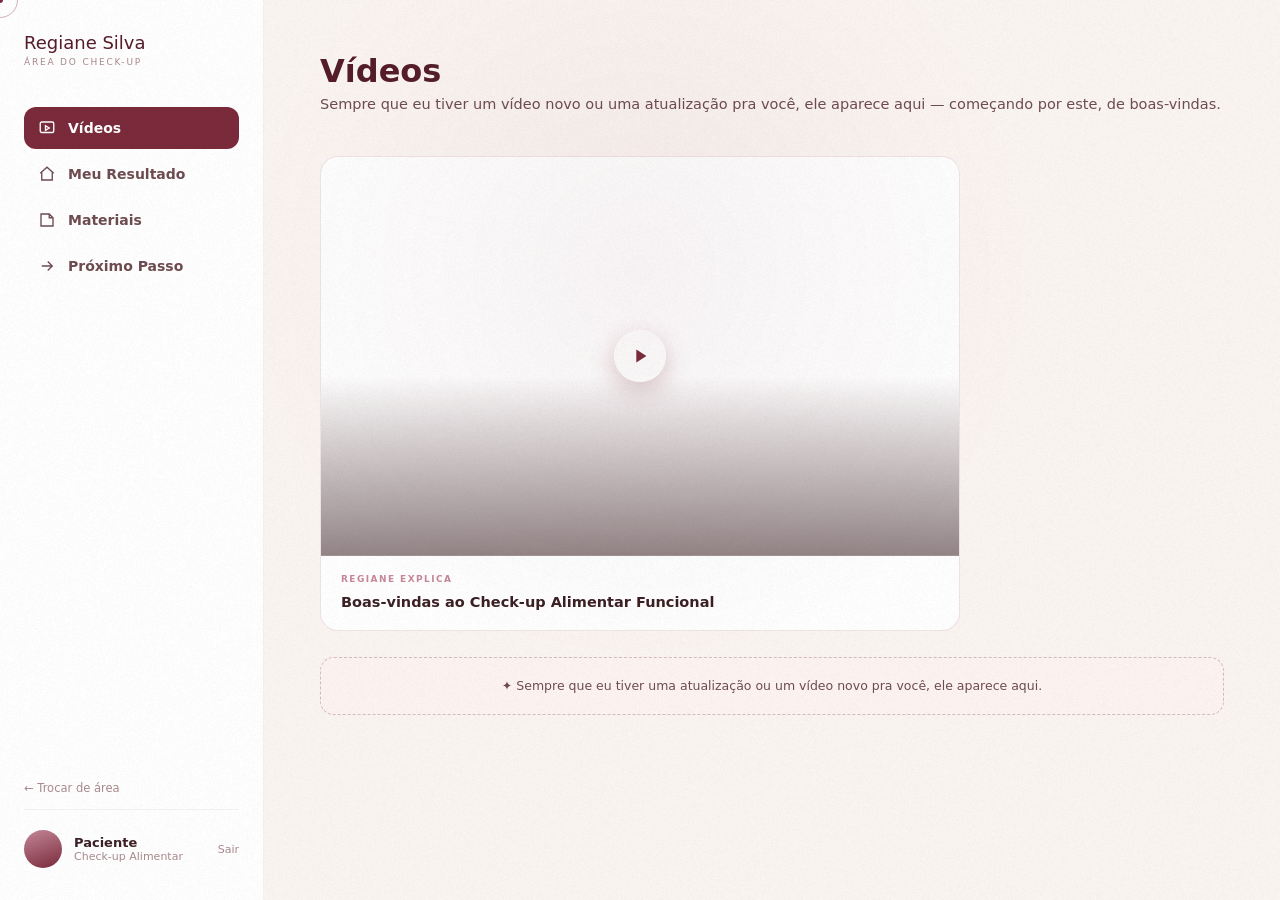
<file: membros/checkup/dashboard.html>
<!DOCTYPE html>
<html lang="pt-BR">
<head>
  <!-- Google tag (gtag.js) -->
  <script async src="https://www.googletagmanager.com/gtag/js?id=G-J4VXE3Y306"></script>
  <script>
    window.dataLayer = window.dataLayer || [];
    function gtag(){dataLayer.push(arguments);}
    gtag('js', new Date());
    gtag('config', 'G-J4VXE3Y306');
  </script>
<meta charset="UTF-8" />
<meta name="viewport" content="width=device-width, initial-scale=1.0" />
<title>Vídeos — Área do Check-up | Regiane Silva</title>
<link rel="icon" type="image/svg+xml" href="../../assets/img/favicon.svg" />
<link rel="stylesheet" href="../../assets/css/style.css" />
<style>
  .mat-detail{ animation:matFadeIn .5s ease; }
  @keyframes matFadeIn{ from{opacity:0; transform:translateY(16px);} to{opacity:1; transform:none;} }
  .mat-back{ background:none; border:none; color:var(--marsala); font-weight:700; font-size:13px; cursor:none; margin-bottom:24px; display:inline-flex; align-items:center; gap:6px; padding:0; }
  .mat-back:hover{ text-decoration:underline; }
  .mat-card{ cursor:none; text-align:left; width:100%; font-family:inherit; }
  button.mat-card{ appearance:none; -webkit-appearance:none; }

  .check-item{ display:flex; align-items:center; gap:14px; padding:15px 18px; border-radius:14px; border:1px solid var(--hairline); background:var(--surface); margin-bottom:10px; transition:all .25s; cursor:none; }
  .check-item:hover{ border-color:rgba(122,42,59,.25); background:var(--surface-tint); }
  .check-item.checked{ border-color:rgba(122,42,59,.3); background:var(--rose-mist); }
  .check-item input{ width:20px; height:20px; accent-color:var(--marsala); cursor:none; flex-shrink:0; }
  .check-item span{ font-size:14.5px; color:var(--ink-soft); }
  .check-result{ margin-top:24px; padding:22px 24px; border-radius:16px; background:var(--rose-mist); font-size:14.5px; color:var(--marsala-deep); font-weight:600; line-height:1.6; }

  .quiz-q{ margin-bottom:26px; }
  .quiz-q h4{ font-size:15px; margin-bottom:12px; color:var(--marsala-deep); font-weight:700; }
  .quiz-opt{ display:flex; align-items:center; gap:10px; padding:11px 18px; border-radius:100px; border:1px solid var(--hairline); margin-bottom:8px; cursor:none; transition:all .2s; background:var(--surface); }
  .quiz-opt:hover{ border-color:rgba(122,42,59,.25); background:var(--surface-tint); }
  .quiz-opt input{ accent-color:var(--marsala); cursor:none; }
  .quiz-opt span{ font-size:14px; color:var(--ink-soft); }
  #quiz-result{ display:none; }

  .ebook-shell{ position:relative; min-height:440px; border-radius:20px; overflow:hidden; border:1px solid var(--hairline); background:var(--surface); box-shadow:0 20px 50px rgba(122,42,59,.08); }
  .ebook-page{ display:none; padding:48px 44px; }
  .ebook-page.active{ display:block; animation:matFadeIn .5s ease; }
  .ebook-cover{ background:linear-gradient(165deg,var(--marsala) 0%,var(--marsala-deep) 100%); background-image:radial-gradient(circle at 50% -10%,rgba(255,255,255,.1) 0%,transparent 55%),linear-gradient(165deg,var(--marsala) 0%,var(--marsala-deep) 100%); color:#fff; text-align:center; display:flex !important; flex-direction:column; align-items:center; justify-content:center; min-height:440px; padding:60px 40px; }
  .ebook-page.ebook-cover .eyebrow{ color:rgba(255,255,255,.75); }
  .ebook-page.ebook-cover h2{ color:#fff; font-size:clamp(22px,3vw,30px); margin:18px 0 12px; font-weight:700; max-width:480px; }
  .ebook-page.ebook-cover p{ color:rgba(255,255,255,.82) !important; max-width:420px; font-size:14.5px; line-height:1.7; }
  .ebook-page.ebook-cover .btn{ margin-top:30px; }
  .ebook-num{ width:48px; height:48px; border-radius:50%; background:var(--rose-mist); color:var(--marsala); display:flex; align-items:center; justify-content:center; font-weight:800; font-size:18px; margin-bottom:22px; font-family:var(--sans); }
  .ebook-page h3{ font-size:22px; color:var(--marsala-deep); margin-bottom:16px; font-weight:700; }
  .ebook-page p{ font-size:15px; line-height:1.8; color:var(--ink-soft); margin-bottom:14px; max-width:560px; }
  .ebook-tip{ margin-top:10px; padding:16px 20px; border-radius:12px; background:var(--rose-mist); font-size:13.5px; color:var(--marsala-deep); font-weight:600; max-width:560px; }
  .ebook-nav{ display:flex; align-items:center; justify-content:space-between; padding:16px 24px; border-top:1px solid var(--hairline-soft); background:var(--surface-tint); border-radius:0 0 20px 20px; }
  .ebook-nav button{ background:none; border:none; font-weight:700; font-size:13px; color:var(--marsala); cursor:none; padding:8px; }
  .ebook-nav button:disabled{ opacity:.3; }
  .ebook-nav span{ font-size:12px; color:var(--muted); font-weight:600; }
</style>
</head>
<body>

<canvas id="grain-canvas"></canvas>
<div class="c-dot" id="cdot"></div>
<div class="c-ring" id="cring"></div>

<div id="loader">
  <div class="loader-mark">Regiane Silva</div>
  <div class="loader-bar-wrap"><div class="loader-bar" id="loader-bar"></div></div>
</div>

<div class="mem-shell">
  <aside class="mem-side">
    <div>
      <div class="lg-name">Regiane Silva</div>
      <span class="lg-sub">Área do Check-up</span>
    </div>
    <ul class="mem-nav">
      <li><a href="#video" class="active" onclick="showTab('video');return false;">
        <svg class="ico" viewBox="0 0 24 24" fill="none" stroke="currentColor" stroke-width="1.8"><rect x="3" y="4" width="18" height="14" rx="2"/><path d="M10 9l5 3-5 3z"/></svg>
        Vídeos
      </a></li>
      <li><a href="#inicio" onclick="showTab('inicio');return false;">
        <svg class="ico" viewBox="0 0 24 24" fill="none" stroke="currentColor" stroke-width="1.8"><path d="M3 11l9-8 9 8M5 10v10h14V10"/></svg>
        Meu Resultado
      </a></li>
      <li><a href="#materiais" onclick="showTab('materiais');return false;">
        <svg class="ico" viewBox="0 0 24 24" fill="none" stroke="currentColor" stroke-width="1.8"><path d="M4 4h11l5 5v11H4z"/><path d="M15 4v5h5"/></svg>
        Materiais
      </a></li>
      <li><a href="#proximo" onclick="showTab('proximo');return false;">
        <svg class="ico" viewBox="0 0 24 24" fill="none" stroke="currentColor" stroke-width="1.8"><path d="M5 12h14M13 6l6 6-6 6"/></svg>
        Próximo Passo
      </a></li>
      <li id="nav-admin" style="display:none;"><a href="#admin" onclick="showTab('admin');return false;">
        <svg class="ico" viewBox="0 0 24 24" fill="none" stroke="currentColor" stroke-width="1.8"><circle cx="12" cy="8" r="3.2"/><path d="M4 20c0-4 3.6-6.8 8-6.8s8 2.8 8 6.8"/></svg>
        Painel da Regiane
      </a></li>
    </ul>
    <a href="../index.html" style="font-size:11.5px;color:var(--muted);text-decoration:none;margin-bottom:14px;">← Trocar de área</a>
    <div class="mem-user">
      <div class="mem-avatar"></div>
      <div>
        <div class="mem-user-name" id="mem-user-name">Paciente</div>
        <div class="mem-user-role">Check-up Alimentar</div>
      </div>
      <a href="#" class="mem-logout" id="logout">Sair</a>
    </div>
  </aside>

  <main class="mem-main">

    <div id="impersonate-banner" style="display:none;background:var(--marsala);color:#fff;padding:12px 20px;border-radius:12px;margin-bottom:20px;align-items:center;justify-content:space-between;gap:10px;flex-wrap:wrap;">
      <span>Visualizando como: <strong id="impersonate-name"></strong></span>
      <a href="dashboard.html?tab=admin" style="color:#fff;text-decoration:underline;font-size:13px;">← Voltar ao Painel da Regiane</a>
    </div>

    <!-- VIDEO -->
    <div id="tab-video">
      <h1 class="mem-hello">Vídeos</h1>
      <p class="mem-sub">Sempre que eu tiver um vídeo novo ou uma atualização pra você, ele aparece aqui — começando por este, de boas-vindas.</p>
      <div class="video-grid" style="grid-template-columns:1fr;max-width:640px;">
        <div class="video-card" id="video-boas-vindas" style="cursor:none;">
          <div class="video-thumb" style="aspect-ratio:16/10;">
            <div class="video-play"><svg width="22" height="22" viewBox="0 0 24 24" fill="currentColor"><path d="M8 5v14l11-7z"/></svg></div>
          </div>
          <div class="video-body">
            <div class="video-cat">Regiane explica</div>
            <div class="video-title">Boas-vindas ao Check-up Alimentar Funcional</div>
          </div>
        </div>
      </div>
      <div class="upload-hint">✦ Sempre que eu tiver uma atualização ou um vídeo novo pra você, ele aparece aqui.</div>
    </div>

    <!-- INÍCIO / RESULTADO -->
    <div id="tab-inicio" style="display:none;">
      <h1 class="mem-hello">Seu Check-up está pronto 🌿</h1>
      <p class="mem-sub">Eu revisei suas respostas — aqui está o que encontrei e o seu plano inicial de melhorias.</p>

      <div class="mem-grid">
        <div class="mem-panel reveal in">
          <h3>Principais fatores identificados</h3>
          <div class="mem-list-item">
            <div class="mli-icon">01</div>
            <div>
              <div class="mli-title">Rotina alimentar irregular</div>
              <div class="mli-sub">Horários de refeição inconsistentes ao longo da semana</div>
            </div>
          </div>
          <div class="mem-list-item">
            <div class="mli-icon">02</div>
            <div>
              <div class="mli-title">Baixa ingestão de fibras</div>
              <div class="mli-sub">Pode estar relacionada ao intestino preso relatado</div>
            </div>
          </div>
          <div class="mem-list-item">
            <div class="mli-icon">03</div>
            <div>
              <div class="mli-title">Sinais de oscilação de energia</div>
              <div class="mli-sub">Possível relação com espaçamento entre refeições</div>
            </div>
          </div>

          <h3 style="margin-top:34px;">Meu plano inicial para você</h3>
          <p class="card-text">Três ajustes simples para começar essa semana, enquanto avaliamos se vale a pena irmos mais fundo juntas:</p>
          <ul class="belief-list yes" style="margin-top:16px;">
            <li><span class="badge"><svg viewBox="0 0 24 24" fill="none" stroke="currentColor" stroke-width="3"><path d="M5 13l4 4L19 7"/></svg></span>Fixar 3 horários de refeição por pelo menos 5 dias na semana.</li>
            <li><span class="badge"><svg viewBox="0 0 24 24" fill="none" stroke="currentColor" stroke-width="3"><path d="M5 13l4 4L19 7"/></svg></span>Incluir uma porção de fibra (fruta ou vegetal) em 2 refeições ao dia.</li>
            <li><span class="badge"><svg viewBox="0 0 24 24" fill="none" stroke="currentColor" stroke-width="3"><path d="M5 13l4 4L19 7"/></svg></span>Anotar como se sente 1h após cada refeição, por 7 dias.</li>
          </ul>
        </div>

        <div class="mem-panel reveal in d1">
          <h3>Relatório simplificado</h3>
          <p class="card-text">Este é apenas o começo do que encontrei. Uma investigação completa, com exames e histórico clínico, é que revela a causa real — e é isso que te permite parar de tratar sintoma por sintoma.</p>
          <a href="#proximo" onclick="showTab('proximo');return false;" class="btn btn-primary btn-sm" style="width:100%;justify-content:center;margin-top:20px;">Ver meu próximo passo &nbsp;→</a>
        </div>
      </div>
    </div>

    <!-- MATERIAIS -->
    <div id="tab-materiais" style="display:none;">
      <h1 class="mem-hello" style="font-size:28px;">Materiais</h1>
      <p class="mem-sub">Alguns conteúdos para você aprofundar enquanto decide os próximos passos.</p>

      <div class="identify-grid" id="materiais-list">
        <button class="glass-card mat-card reveal in" onclick="openMat('checklist')">
          <span class="card-num">Checklist</span>
          <div class="card-title">12 sinais de alerta</div>
          <p class="card-text">Sinais de que sua alimentação pode estar prejudicando sua saúde.</p>
        </button>
        <button class="glass-card mat-card reveal in d1" onclick="openMat('quiz')">
          <span class="card-num">Quiz</span>
          <div class="card-title">Qual hábito está te sabotando</div>
          <p class="card-text">Descubra qual hábito está sabotando seus resultados.</p>
        </button>
        <button class="glass-card mat-card reveal in d2" onclick="openMat('ebook')">
          <span class="card-num">Ebook</span>
          <div class="card-title">7 erros alimentares</div>
          <p class="card-text">Os erros mais comuns que atrasam sua evolução.</p>
        </button>
      </div>

      <!-- CHECKLIST -->
      <div class="mat-detail mem-panel" id="mat-checklist" style="display:none;margin-top:8px;">
        <button class="mat-back" onclick="closeMat('checklist')">← Voltar aos materiais</button>
        <h3>12 sinais de que sua alimentação pode estar prejudicando sua saúde</h3>
        <p class="card-text" style="margin-bottom:18px;">Marque os sinais que você reconhece em você hoje:</p>
        <div id="checklist-items"></div>
        <div class="mem-progress-bar" style="margin-top:6px;"><div class="mem-progress-fill" id="checklist-bar" style="width:0%;"></div></div>
        <div class="check-result" id="checklist-result">Marque os sinais acima para ver o que eles podem indicar.</div>
        <a href="#" id="checklist-cta" target="_blank" rel="noopener" class="btn btn-primary btn-sm" style="width:100%;justify-content:center;margin-top:16px;display:none;"></a>
      </div>

      <!-- QUIZ -->
      <div class="mat-detail mem-panel" id="mat-quiz" style="display:none;margin-top:8px;">
        <button class="mat-back" onclick="closeMat('quiz')">← Voltar aos materiais</button>
        <h3>Qual hábito está sabotando seus resultados?</h3>
        <p class="card-text" style="margin-bottom:22px;">Responda com sinceridade — isso tem a ver com rotina, comportamento e ambiente, não só com o prato.</p>

        <div id="quiz-questions">
          <div class="quiz-q">
            <h4>1. Com que frequência você belisca entre as refeições sem sentir fome de verdade?</h4>
            <label class="quiz-opt"><input type="radio" name="q1" value="0">  <span>Nunca</span></label>
            <label class="quiz-opt"><input type="radio" name="q1" value="1">  <span>Às vezes</span></label>
            <label class="quiz-opt"><input type="radio" name="q1" value="2">  <span>Quase todo dia</span></label>
            <label class="quiz-opt"><input type="radio" name="q1" value="3">  <span>Todos os dias</span></label>
          </div>
          <div class="quiz-q">
            <h4>2. Quando você assiste a vídeos ou programas de comida (tipo MasterChef), sente mais vontade de comer algo diferente do planejado?</h4>
            <label class="quiz-opt"><input type="radio" name="q2" value="0">  <span>Nunca</span></label>
            <label class="quiz-opt"><input type="radio" name="q2" value="1">  <span>Raramente</span></label>
            <label class="quiz-opt"><input type="radio" name="q2" value="2">  <span>Frequentemente</span></label>
            <label class="quiz-opt"><input type="radio" name="q2" value="3">  <span>Sempre</span></label>
          </div>
          <div class="quiz-q">
            <h4>3. Você costuma comer nos mesmos horários todos os dias?</h4>
            <label class="quiz-opt"><input type="radio" name="q3" value="0">  <span>Sim, sempre</span></label>
            <label class="quiz-opt"><input type="radio" name="q3" value="1">  <span>Na maioria dos dias</span></label>
            <label class="quiz-opt"><input type="radio" name="q3" value="2">  <span>Poucas vezes</span></label>
            <label class="quiz-opt"><input type="radio" name="q3" value="3">  <span>Quase nunca</span></label>
          </div>
          <div class="quiz-q">
            <h4>4. Quantos copos de água você bebe, em média, por dia?</h4>
            <label class="quiz-opt"><input type="radio" name="q4" value="0">  <span>Mais de 8</span></label>
            <label class="quiz-opt"><input type="radio" name="q4" value="1">  <span>Entre 5 e 8</span></label>
            <label class="quiz-opt"><input type="radio" name="q4" value="2">  <span>Entre 2 e 4</span></label>
            <label class="quiz-opt"><input type="radio" name="q4" value="3">  <span>Menos de 2</span></label>
          </div>
          <div class="quiz-q">
            <h4>5. Você usa a comida para lidar com estresse, ansiedade ou tristeza?</h4>
            <label class="quiz-opt"><input type="radio" name="q5" value="0">  <span>Nunca</span></label>
            <label class="quiz-opt"><input type="radio" name="q5" value="1">  <span>Raramente</span></label>
            <label class="quiz-opt"><input type="radio" name="q5" value="2">  <span>Às vezes</span></label>
            <label class="quiz-opt"><input type="radio" name="q5" value="3">  <span>Frequentemente</span></label>
          </div>
          <div class="quiz-q">
            <h4>6. Quantas horas você dorme, em média, por noite?</h4>
            <label class="quiz-opt"><input type="radio" name="q6" value="0">  <span>Mais de 7h</span></label>
            <label class="quiz-opt"><input type="radio" name="q6" value="1">  <span>Entre 6 e 7h</span></label>
            <label class="quiz-opt"><input type="radio" name="q6" value="2">  <span>Entre 5 e 6h</span></label>
            <label class="quiz-opt"><input type="radio" name="q6" value="3">  <span>Menos de 5h</span></label>
          </div>
          <button class="btn btn-primary btn-sm" onclick="calcQuiz()">Ver resultado &nbsp;→</button>
        </div>

        <div id="quiz-result">
          <div class="check-result" id="quiz-result-text"></div>
          <a href="https://wa.me/5511947841133?text=Ol%C3%A1%2C%20Regiane%21%20Fiz%20o%20quiz%20do%20Check-up%20e%20quero%20entender%20melhor%20meus%20resultados." target="_blank" rel="noopener" class="btn btn-primary btn-sm" style="margin-top:18px;">Falar com a Regiane sobre isso &nbsp;→</a>
        </div>
      </div>

      <!-- EBOOK -->
      <div class="mat-detail" id="mat-ebook" style="display:none;margin-top:8px;">
        <button class="mat-back" onclick="closeMat('ebook')">← Voltar aos materiais</button>
        <div class="ebook-shell">

          <div class="ebook-page ebook-cover active">
            <p class="eyebrow">Um guia da Regiane Silva</p>
            <h2>7 Erros Alimentares que Atrasam sua Evolução</h2>
            <p>Por que fazer "tudo certo" às vezes não é o suficiente — e o que investigar antes de mudar mais uma vez o que você come.</p>
            <button class="btn btn-primary" onclick="ebookGo(1)">Começar a leitura &nbsp;→</button>
          </div>

          <div class="ebook-page">
            <div class="ebook-num">1</div>
            <h3>Cortar grupos alimentares inteiros sem necessidade</h3>
            <p>Cortar carboidratos, glúten ou laticínios sem uma real necessidade clínica não resolve a causa do problema — só tira sabor e variedade da sua vida. Meu trabalho começa investigando se aquele grupo alimentar é realmente o vilão, ou se o desequilíbrio está em outro lugar: intestino, metabolismo, rotina.</p>
            <p>Restringir sem investigar costuma gerar mais compulsão do que resultado, porque o corpo sente falta — e a vontade represada geralmente volta com força, e com culpa.</p>
            <div class="ebook-tip">Antes de cortar algo, pergunte: eu sei por que estou cortando isso, ou estou só copiando uma regra que ouvi por aí?</div>
          </div>

          <div class="ebook-page">
            <div class="ebook-num">2</div>
            <h3>Copiar a dieta de outra pessoa</h3>
            <p>Não existe dieta universal. Existe o seu organismo — com a sua rotina, seu intestino, seu metabolismo e sua história. O que funcionou pra sua amiga, sua irmã ou aquela pessoa que você viu nas redes pode simplesmente não fazer sentido pro seu corpo.</p>
            <p>Cada organismo responde de um jeito diferente ao mesmo estímulo. Um plano que ignora isso está fadado a parar de funcionar — geralmente bem rápido.</p>
            <div class="ebook-tip">Um plano alimentar não é uma receita pronta. É uma investigação sobre você.</div>
          </div>

          <div class="ebook-page">
            <div class="ebook-num">3</div>
            <h3>Focar só na balança e ignorar os outros sinais do corpo</h3>
            <p>O peso é só um número — e nem sempre o mais importante. Energia, sono, digestão, humor e disposição contam a história real do que está acontecendo com você.</p>
            <p>Sintomas nunca aparecem por acaso: cada um é um sinal que o corpo dá quando algo está fora do equilíbrio. Ignorar esses sinais pra focar só na balança é tratar a consequência e deixar a causa exatamente onde estava.</p>
            <div class="ebook-tip">Se a balança não se mexeu mas você dorme melhor, está menos inchada e mais disposta — isso também é resultado.</div>
          </div>

          <div class="ebook-page">
            <div class="ebook-num">4</div>
            <h3>Pular refeições achando que emagrece mais rápido</h3>
            <p>Pular refeições parece um atalho, mas costuma desregular ainda mais o metabolismo e aumentar a chance de compulsão nas próximas refeições. O corpo não entende "economia calórica" — ele entende sinais de escassez, e reage se defendendo.</p>
            <p>Emagrecimento saudável é consequência de um organismo que funciona bem, não de privação.</p>
            <div class="ebook-tip">Comer nos horários certos costuma destravar mais resultado do que comer de menos.</div>
          </div>

          <div class="ebook-page">
            <div class="ebook-num">5</div>
            <h3>Não beber água suficiente</h3>
            <p>A hidratação afeta digestão, saciedade, energia e até a retenção de líquido. Muita gente troca água por outros líquidos ao longo do dia e sente inchaço, cansaço e fome constante sem entender por quê.</p>
            <p>É um dos ajustes mais simples — e mais subestimados — que existem.</p>
            <div class="ebook-tip">Sentir fome pouco depois de comer às vezes é sede disfarçada.</div>
          </div>

          <div class="ebook-page">
            <div class="ebook-num">6</div>
            <h3>Ignorar o sono como parte da alimentação</h3>
            <p>Sono ruim altera diretamente os hormônios da fome e da saciedade, aumentando a vontade de comer açúcar e ultraprocessados no dia seguinte. Cuidar da alimentação sem cuidar do sono é tentar consertar só metade do problema.</p>
            <div class="ebook-tip">Antes de mudar o cardápio de novo, olhe pra quantas horas você tem dormido.</div>
          </div>

          <div class="ebook-page">
            <div class="ebook-num">7</div>
            <h3>Trocar por versões "diet" ou "light" sem entender o rótulo</h3>
            <p>Nem sempre a versão "diet" ou "light" é a escolha mais saudável — às vezes ela troca açúcar por outros ingredientes que também merecem atenção. Aprender a ler o rótulo de verdade (não só a embalagem) é o que te dá autonomia pra escolher o que realmente serve pra você.</p>
            <div class="ebook-tip">No Programa Reequilíbrio Funcional eu te ensino isso de perto, no "Raio-X do Rótulo".</div>
          </div>

          <div class="ebook-page">
            <div class="ebook-num">✦</div>
            <h3>Seu corpo não está contra você</h3>
            <p>Esses 7 erros têm uma coisa em comum: todos tentam resolver o sintoma sem entender a causa. E é exatamente aí que eu entro — investigando a fundo, antes de propor qualquer mudança, pra que o resultado seja consequência de um organismo em equilíbrio, não de mais uma restrição.</p>
            <p>Se você se reconheceu em algum desses pontos, esse é um bom momento pra conversarmos.</p>
            <a href="https://wa.me/5511947841133?text=Ol%C3%A1%2C%20Regiane%21%20Li%20o%20ebook%20dos%207%20erros%20alimentares%20e%20quero%20entender%20meu%20caso." target="_blank" rel="noopener" class="btn btn-primary" style="margin-top:8px;">Quero entender meu caso &nbsp;→</a>
          </div>

        </div>
        <div class="ebook-nav">
          <button id="ebook-prev" onclick="ebookGo(ebookIdx-1)" disabled>← Anterior</button>
          <span id="ebook-counter">1 / 9</span>
          <button id="ebook-next" onclick="ebookGo(ebookIdx+1)">Próxima &nbsp;→</button>
        </div>
      </div>
    </div>

    <!-- PRÓXIMO PASSO -->
    <div id="tab-proximo" style="display:none;">
      <h1 class="mem-hello" style="font-size:28px;">Seu Próximo Passo</h1>
      <p class="mem-sub">O Check-up é o começo. Para chegar à causa real, eu preciso investigar mais fundo.</p>
      <div class="cta-wrap" style="margin:0;max-width:100%;">
        <div class="cta-outer">
          <div class="cta-inner" style="padding:56px 40px;">
            <p class="eyebrow">Consulta Funcional Completa</p>
            <h2 class="h2" style="margin:14px 0;">Vamos investigar a fundo, juntas</h2>
            <p class="lead" style="max-width:480px;margin:0 auto 28px;">Consulta dupla: história clínica completa, solicitação e avaliação de exames, e um plano alimentar totalmente personalizado para você.</p>
            <a href="../../index.html#produtos" class="btn btn-primary">Conhecer a Consulta Funcional Completa &nbsp;→</a>
          </div>
        </div>
      </div>
    </div>

    <!-- ADMIN TAB (só aparece pra Regiane/Aline) -->
    <div id="tab-admin" style="display:none;">
      <h1 class="mem-hello" style="font-size:28px;">Painel da Regiane</h1>
      <p class="mem-sub">Todas as pessoas que fizeram o Check-up, com as respostas de quem já respondeu.</p>
      <div class="mem-panel" style="margin-bottom:18px;">
        <div style="display:grid;grid-template-columns:repeat(auto-fit,minmax(210px,1fr));gap:10px;">
          <input id="admin-checkup-name" type="text" placeholder="Nome da paciente" style="padding:10px;border-radius:10px;border:1px solid var(--rose-mist);font-family:inherit;" />
          <input id="admin-checkup-email" type="email" placeholder="E-mail da paciente" style="padding:10px;border-radius:10px;border:1px solid var(--rose-mist);font-family:inherit;" />
        </div>
        <div style="display:flex;gap:10px;align-items:center;flex-wrap:wrap;margin-top:10px;">
          <button type="button" class="btn btn-primary btn-sm" id="admin-checkup-add">Adicionar ao check-up</button>
          <span id="admin-checkup-status" style="font-size:12.5px;color:var(--muted);"></span>
        </div>
      </div>
      <div id="admin-checkup-list"><p class="card-text" style="color:var(--muted);">Carregando...</p></div>
    </div>
  </main>
</div>

<div class="video-modal-overlay" id="video-modal" style="display:none;">
  <div class="video-modal-box">
    <button type="button" class="video-modal-close" id="video-modal-close">✕</button>
    <div class="video-modal-frame" id="video-modal-frame">
      <iframe id="video-modal-iframe" src="" allow="autoplay; encrypted-media; picture-in-picture" allowfullscreen></iframe>
      <div class="yt-shield yt-shield-top" id="yt-shield-top"></div>
      <div class="yt-shield yt-shield-corner" id="yt-shield-corner"></div>
      <div class="yt-shield yt-shield-bottomleft" id="yt-shield-bottomleft"></div>
    </div>
    <div class="video-modal-title" id="video-modal-title"></div>
  </div>
</div>
<div class="video-toast" id="video-toast">Este vídeo é exclusivo desta plataforma — assista por aqui 💛</div>

<script src="../../assets/js/api.js"></script>
<script src="../../assets/js/main.js"></script>
<script>
  const urlParams = new URLSearchParams(location.search);
  const loggedInEmail = sessionStorage.getItem('rs_checkup_email');
  const patientIdToken = sessionStorage.getItem('rs_checkup_idtoken');
  const isAdminUser = sessionStorage.getItem('rs_checkup_admin') === '1';
  const impersonateEmail = urlParams.get('as');
  const isImpersonating = !!(impersonateEmail && isAdminUser);
  const patientEmail = isImpersonating ? impersonateEmail : loggedInEmail;

  (function(){
    if(isAdminUser && !isImpersonating) document.getElementById('nav-admin').style.display = 'block';
    if(isImpersonating){
      document.getElementById('impersonate-banner').style.display = 'flex';
      document.getElementById('impersonate-name').textContent = impersonateEmail;
      document.getElementById('mem-user-name').textContent = impersonateEmail.split('@')[0];
    } else if(patientEmail){
      document.getElementById('mem-user-name').textContent = patientEmail.split('@')[0];
    }
    const tabParam = urlParams.get('tab');
    if(tabParam) showTab(tabParam);
  })();

  document.getElementById('logout').addEventListener('click', function(e){
    e.preventDefault();
    sessionStorage.removeItem('rs_checkup_email');
    sessionStorage.removeItem('rs_checkup_nome');
    sessionStorage.removeItem('rs_checkup_ja_fez');
    sessionStorage.removeItem('rs_checkup_admin');
    sessionStorage.removeItem('rs_checkup_idtoken');
    window.location.href = 'login.html';
  });

  /* ── Confere de tempos em tempos se o acesso ainda está liberado —
     se a Regiane excluir/desmarcar o Liberado na planilha, desloga sozinho. ── */
  if(apiConfigured() && loggedInEmail && !isImpersonating){
    setInterval(async ()=>{
      const r = await apiPost('checkAccess', { idToken: patientIdToken, area: 'checkup' });
      if(r && r.ok === false){
        sessionStorage.removeItem('rs_checkup_email');
        sessionStorage.removeItem('rs_checkup_nome');
        sessionStorage.removeItem('rs_checkup_ja_fez');
        sessionStorage.removeItem('rs_checkup_admin');
        sessionStorage.removeItem('rs_checkup_idtoken');
        window.location.href = 'login.html';
      }
    }, 3 * 60 * 1000);
  }

  function showTab(name){
    if(name==='admin'&&(!isAdminUser||isImpersonating)) name='inicio';
    document.querySelectorAll('[id^="tab-"]').forEach(t=>t.style.display='none');
    document.querySelectorAll('.mem-nav a').forEach(a=>a.classList.remove('active'));
    const tab = document.getElementById('tab-'+name);
    if(tab){ tab.style.display='block'; window.scrollTo({top:0,behavior:'smooth'}); }
    if(event && event.currentTarget) event.currentTarget.classList.add('active');
    if(window.__rebindCursor) window.__rebindCursor();
    if(name==='admin') loadAdminCheckupPatients();
  }

  /* ── Carrega o status real do Check-up (se já respondeu) — usado tanto
     pela própria paciente reabrindo a página quanto no "ver como paciente". ── */
  async function loadCheckupStatus(){
    if(!apiConfigured() || !patientEmail) return;
    const r = await apiPost('checkupDashboard', { idToken: patientIdToken, email: patientEmail });
    if(!r.ok) return;
    if(r.jaFezCheckup){
      const jaRespondeuMsg = document.createElement('p');
      jaRespondeuMsg.className = 'card-text';
      jaRespondeuMsg.style.cssText = 'margin-bottom:16px;padding:14px 18px;border-radius:12px;background:var(--rose-mist);color:var(--marsala-deep);font-weight:600;';
      jaRespondeuMsg.textContent = 'Você já respondeu o Check-up em ' + (r.dataCheckup || 'uma data anterior') + '. Suas respostas já foram enviadas por e-mail pra você e pra Regiane.';
      const materiaisTab = document.getElementById('tab-materiais');
      if(materiaisTab && !document.getElementById('ja-respondeu-aviso')){
        jaRespondeuMsg.id = 'ja-respondeu-aviso';
        materiaisTab.insertBefore(jaRespondeuMsg, materiaisTab.querySelector('.identify-grid'));
      }
    }
  }
  loadCheckupStatus();

  /* ── MATERIAIS: abrir/fechar ── */
  function openMat(name){
    document.getElementById('materiais-list').style.display='none';
    document.getElementById('mat-'+name).style.display='block';
    if(name==='ebook') ebookGo(0);
  }
  function closeMat(name){
    document.getElementById('mat-'+name).style.display='none';
    document.getElementById('materiais-list').style.display='grid';
  }

  /* ── EBOOK ── */
  let ebookIdx = 0;
  function ebookGo(i){
    const pages = document.querySelectorAll('#mat-ebook .ebook-page');
    if(i<0 || i>=pages.length) return;
    pages.forEach(p=>p.classList.remove('active'));
    pages[i].classList.add('active');
    ebookIdx = i;
    document.getElementById('ebook-counter').textContent = (i+1)+' / '+pages.length;
    document.getElementById('ebook-prev').disabled = i===0;
    document.getElementById('ebook-next').disabled = i===pages.length-1;
    if(window.__rebindCursor) window.__rebindCursor();
  }

  /* ── CHECKLIST 12 SINAIS ── */
  const SINAIS = [
    { t:'Sinto fome poucas horas depois de comer', cat:'metabolismo' },
    { t:'Tenho inchaço ou desconforto abdominal frequente', cat:'intestino' },
    { t:'Sinto sono ou cansaço logo após as refeições', cat:'metabolismo' },
    { t:'Como rápido demais, sem perceber quando estou satisfeita', cat:'comportamento' },
    { t:'Bebo menos de 1 litro de água por dia', cat:'rotina' },
    { t:'Tenho compulsão por doces à tarde ou à noite', cat:'comportamento' },
    { t:'Costumo pular refeições e depois como em excesso', cat:'rotina' },
    { t:'Meu intestino não funciona todos os dias', cat:'intestino' },
    { t:'Acordo inchada ou com o rosto inchado', cat:'intestino' },
    { t:'"Faço tudo certo" mas sinto que não emagreço', cat:'metabolismo' },
    { t:'Tenho oscilações de humor relacionadas à fome', cat:'comportamento' },
    { t:'Já tentei várias dietas e sempre volto ao peso anterior', cat:'metabolismo' }
  ];

  const CATEGORIA_INFO = {
    intestino: {
      msg: 'Boa parte do que você marcou tem a ver com o intestino. Na prática, isso costuma vir de duas coisas que conversam entre si: pouca fibra (de sementes como linhaça e chia, ou de verduras e legumes) e pouca água — sem os dois, o intestino trava, e muita gente nem percebe porque nunca prestou atenção na própria evacuação. Também pode ser disbiose intestinal: quando o intestino inflama e fermenta o que você come, dá aquela distensão que parece "a dieta não está funcionando", quando na verdade é o intestino pedindo ajuda. Intolerâncias (leite, glúten e ovo são as mais comuns) e o próprio estresse também mexem direto com o intestino.',
      produto: 'Consulta Funcional Completa',
      ctaText: 'Quero investigar meu intestino a fundo →',
      ctaMsg: 'Ol%C3%A1%2C%20Regiane%21%20Fiz%20o%20checklist%20do%20Check-up%2C%20meus%20sinais%20apontam%20pro%20intestino%20e%20quero%20agendar%20a%20Consulta%20Funcional%20Completa.'
    },
    metabolismo: {
      msg: 'O que você marcou aponta bastante pro metabolismo. Sono ruim desregula o ciclo circadiano e os hormônios da fome e da saciedade — grelina e leptina —, e isso sozinho já explica boa parte da dificuldade de emagrecer mesmo comendo "certo". Rotina alimentar desorganizada (comer muito cedo, ficar horas sem comer e compensar depois) também trava o metabolismo. Isso raramente se resolve com um ajuste pontual: sem acompanhamento de perto, tende a se repetir, dieta após dieta.',
      produto: 'Programa Reequilíbrio Funcional (90 dias)',
      ctaText: 'Quero conhecer o Programa 90 dias →',
      ctaMsg: 'Ol%C3%A1%2C%20Regiane%21%20Fiz%20o%20checklist%20do%20Check-up%2C%20meus%20sinais%20apontam%20pro%20metabolismo%20e%20quero%20conhecer%20o%20Programa%20Reequil%C3%ADbrio%20Funcional.'
    },
    comportamento: {
      msg: 'Muito do que você marcou está ligado ao comportamento alimentar — e isso quase sempre tem uma causa por trás, não é falta de força de vontade. Pode ser fome emocional (estresse, ansiedade, tédio), pode ser gatilho visual (ver comida em vídeo ou rede social gera vontade real, principalmente de estômago vazio), ou pode ser comida afetiva, aquela que lembra infância e conforto. Se ignorado, esse padrão tende a gerar mais culpa e mais ciclos de compulsão.',
      produto: 'Consulta Funcional Completa',
      ctaText: 'Quero entender minha relação com a comida →',
      ctaMsg: 'Ol%C3%A1%2C%20Regiane%21%20Fiz%20o%20checklist%20do%20Check-up%2C%20meus%20sinais%20apontam%20pro%20comportamento%20alimentar%20e%20quero%20agendar%20a%20Consulta%20Funcional%20Completa.'
    },
    rotina: {
      msg: 'O que você marcou tem a ver principalmente com hábitos de rotina — água e organização das refeições. Pouca água já engana o corpo fazendo parecer fome quando é sede, e horários desorganizados (café da manhã muito cedo, almoço tarde) geram compensação exagerada na próxima refeição. São sinais mais simples isoladamente, mas que se acumulam com o tempo se ficarem sem direção certa.',
      produto: 'Consultoria Estratégica Nutricional',
      ctaText: 'Quero minha Consultoria Estratégica →',
      ctaMsg: 'Ol%C3%A1%2C%20Regiane%21%20Fiz%20o%20checklist%20do%20Check-up%2C%20meus%20sinais%20apontam%20pra%20rotina%20e%20quero%20saber%20mais%20sobre%20a%20Consultoria%20Estrat%C3%A9gica.'
    },
    misto: {
      msg: 'Você marcou sinais espalhados em áreas diferentes do organismo — o que também é comum, e geralmente indica que o desequilíbrio está afetando mais de uma frente ao mesmo tempo (sono, intestino, rotina e emocional costumam andar juntos).',
      produto: 'Consultoria Estratégica Nutricional',
      ctaText: 'Quero minha Consultoria Estratégica →',
      ctaMsg: 'Ol%C3%A1%2C%20Regiane%21%20Fiz%20o%20checklist%20do%20Check-up%2C%20meus%20sinais%20est%C3%A3o%20espalhados%20e%20quero%20saber%20mais%20sobre%20a%20Consultoria%20Estrat%C3%A9gica.'
    }
  };
  const PRIORIDADE = ['intestino','metabolismo','comportamento','rotina'];

  (function(){
    const wrap = document.getElementById('checklist-items');
    if(!wrap) return;
    SINAIS.forEach((s,i)=>{
      const item = document.createElement('label');
      item.className = 'check-item';
      item.innerHTML = `<input type="checkbox" data-idx="${i}" data-cat="${s.cat}"> <span>${s.t}</span>`;
      wrap.appendChild(item);
    });
    if(window.__rebindCursor) window.__rebindCursor();
    wrap.addEventListener('change', ()=>{
      const total = wrap.querySelectorAll('input').length;
      const checkedInputs = Array.from(wrap.querySelectorAll('input:checked'));
      const checked = checkedInputs.length;
      wrap.querySelectorAll('.check-item').forEach(el=>{
        el.classList.toggle('checked', el.querySelector('input').checked);
      });
      document.getElementById('checklist-bar').style.width = (checked/total*100)+'%';
      const r = document.getElementById('checklist-result');
      const cta = document.getElementById('checklist-cta');

      if(checked===0){
        r.textContent = 'Marque os sinais acima para ver o que eles podem indicar.';
        cta.style.display = 'none';
        return;
      }

      const counts = { intestino:0, metabolismo:0, comportamento:0, rotina:0 };
      checkedInputs.forEach(inp => counts[inp.dataset.cat]++);
      const max = Math.max(...Object.values(counts));
      const top = PRIORIDADE.filter(cat => counts[cat] === max);
      const categoria = (max === 0 || top.length > 1) ? 'misto' : top[0];
      const info = CATEGORIA_INFO[categoria];

      r.textContent = `Você marcou ${checked} de ${total} sinais. ${info.msg} O passo indicado agora é: ${info.produto}.`;
      cta.textContent = info.ctaText;
      cta.href = 'https://wa.me/5511947841133?text=' + info.ctaMsg;
      cta.style.display = 'flex';
    });
  })();

  /* ── QUIZ ── */
  const QUIZ_FATORES = {
    q1: {
      nome: 'beliscos fora de hora',
      msg: 'O fator que mais aparece nas suas respostas são os beliscos fora de hora. Eles quase sempre têm uma causa raiz por trás: pode ser hormonal (sono desregulado bagunçando os hormônios da fome e da saciedade), pode ser falta de fibra ou de proteína na alimentação, pode ser pouca água, ou pode ser emocional. O primeiro passo é prestar atenção: quando bater a vontade de beliscar, pergunte pra si mesma se é fome real ou outra coisa.'
    },
    q2: {
      nome: 'gatilho visual e emocional',
      msg: 'O fator que mais aparece nas suas respostas é o gatilho visual e emocional — ver comida em vídeo ou rede social e sentir vontade real de comer o que está sendo mostrado, principalmente quando o estômago está vazio. Entra aí também a comida afetiva, aquela que lembra infância e conforto, que não precisa ser cortada, mas merece atenção na quantidade e na frequência.'
    },
    q3: {
      nome: 'organização da rotina',
      msg: 'O fator que mais aparece nas suas respostas é a organização da rotina alimentar. Ficar muitas horas sem comer (café da manhã muito cedo e almoço só à tarde, por exemplo) gera uma compensação natural na próxima refeição — o corpo cobra depois o que não recebeu antes. Isso também abre espaço pros beliscos ao longo do dia.'
    },
    q4: {
      nome: 'hidratação',
      msg: 'O fator que mais aparece nas suas respostas é a hidratação. Pouca água faz o corpo confundir sede com fome, causa inchaço e retenção de líquido, e ainda prejudica o intestino. O cálculo real de água é o seu peso vezes 35ml por dia, bebido aos poucos ao longo do dia — nunca tudo de uma vez.'
    },
    q5: {
      nome: 'fome emocional',
      msg: 'O fator que mais aparece nas suas respostas é a fome emocional — estresse, ansiedade ou tédio te levando pra comida, geralmente carboidrato. Às vezes dá pra identificar na hora ("estou comendo porque estou estressada"), às vezes não. De qualquer forma, isso raramente se resolve só na base da força de vontade.'
    },
    q6: {
      nome: 'sono',
      msg: 'O fator que mais aparece nas suas respostas é o sono. Sono maroto desregula o ciclo circadiano e a melatonina, e isso bagunça diretamente os hormônios da fome. Na prática: mais vontade de doce e carboidrato no dia seguinte, mais dificuldade de emagrecer mesmo comendo direito, e mais cansaço puxando pra compensar com comida.'
    }
  };
  const QUIZ_PRIORIDADE = ['q6','q4','q5','q2','q3','q1'];

  function calcQuiz(){
    const names = ['q1','q2','q3','q4','q5','q6'];
    const valores = {};
    let total = 0, answered = 0;
    names.forEach(n=>{
      const sel = document.querySelector(`input[name="${n}"]:checked`);
      if(sel){ valores[n] = parseInt(sel.value,10); total += valores[n]; answered++; }
    });
    if(answered < names.length){
      alert('Responda todas as perguntas para ver o resultado.');
      return;
    }
    document.getElementById('quiz-questions').style.display='none';
    const result = document.getElementById('quiz-result');
    result.style.display='block';

    const max = Math.max(...Object.values(valores));
    const dominante = QUIZ_PRIORIDADE.find(q => valores[q] === max);
    const fator = QUIZ_FATORES[dominante];

    let severidade;
    if(total<=5){ severidade = 'No geral, seus hábitos de rotina já estão bem alinhados — talvez falte só um ajuste fino pra destravar de vez.'; }
    else if(total<=11){ severidade = 'Some isso a mais alguns hábitos que ainda sabotam seus resultados sem você perceber — vale a pena entender a fundo o seu caso.'; }
    else { severidade = 'Esse conjunto de hábitos pesa bastante contra você agora — o ideal é um acompanhamento próximo pra reorganizar isso com segurança.'; }

    const msg = `${fator.msg} ${severidade}`;
    document.getElementById('quiz-result-text').textContent = msg;

    enviarRespostasCheckup(names, valores);
  }

  /* ── Manda as respostas (checklist + quiz) pro backend, que salva na
     planilha e envia por e-mail pra paciente e pra Regiane. Só funciona
     pra quem está logada de verdade (não no "ver como paciente"). ── */
  async function enviarRespostasCheckup(quizNames, quizValores){
    if(!apiConfigured() || !patientIdToken || isImpersonating) return;

    const respostasChecklist = Array.from(document.querySelectorAll('#checklist-items input:checked'))
      .map(inp => SINAIS[parseInt(inp.dataset.idx,10)].t);

    const perguntasQuiz = {
      q1: 'Com que frequência você belisca entre as refeições sem sentir fome de verdade?',
      q2: 'Vídeos/programas de comida geram vontade de comer diferente do planejado?',
      q3: 'Você come nos mesmos horários todos os dias?',
      q4: 'Quantos copos de água você bebe por dia, em média?',
      q5: 'Você usa a comida para lidar com estresse, ansiedade ou tristeza?',
      q6: 'Quantas horas você dorme, em média, por noite?'
    };
    const respostasQuiz = {};
    quizNames.forEach(n => { respostasQuiz[perguntasQuiz[n]] = quizValores[n]; });

    await apiPost('submitCheckup', { idToken: patientIdToken, respostasChecklist, respostasQuiz });
  }

  /* ── PAINEL DA REGIANE (admin) ── */
  async function loadAdminCheckupPatients(){
    const wrap = document.getElementById('admin-checkup-list');
    if(!apiConfigured() || !patientIdToken){
      wrap.innerHTML = '<p class="card-text" style="color:var(--muted);">Painel disponível assim que o backend estiver publicado.</p>';
      return;
    }
    const res = await apiPost('adminListCheckupPatients', { idToken: patientIdToken });
    if(!res.ok){
      wrap.innerHTML = '<p class="card-text" style="color:var(--muted);">' + (res.error || 'Não foi possível carregar as pacientes.') + '</p>';
      return;
    }
    if(!res.pacientes.length){
      wrap.innerHTML = '<p class="card-text" style="color:var(--muted);">Nenhuma paciente cadastrada ainda na aba CheckupPacientes da planilha.</p>';
      return;
    }
    wrap.innerHTML = '';
    res.pacientes.forEach(p=>{
      const card = document.createElement('div');
      card.className = 'mem-panel reveal in';
      card.style.marginBottom = '16px';
      let respostasHtml = '<p class="card-text" style="color:var(--muted);margin-top:10px;">Ainda não respondeu.</p>';
      if(p.jaFezCheckup){
        let bloco = '';
        if(p.respostasChecklist && p.respostasChecklist.length){
          bloco += '<strong>Checklist:</strong><ul style="margin:6px 0 10px 18px;">' + p.respostasChecklist.map(t=>'<li>'+t+'</li>').join('') + '</ul>';
        }
        if(p.respostasQuiz && Object.keys(p.respostasQuiz).length){
          bloco += '<strong>Quiz:</strong><ul style="margin:6px 0 0 18px;">' + Object.keys(p.respostasQuiz).map(q=>'<li>'+q+' — resposta: '+p.respostasQuiz[q]+'</li>').join('') + '</ul>';
        }
        respostasHtml = '<div class="card-text" style="margin-top:10px;font-size:13px;">' + (bloco || 'Sem detalhes salvos.') + '</div>';
      }
      card.innerHTML = `
        <div style="display:flex;justify-content:space-between;align-items:center;flex-wrap:wrap;gap:8px;">
          <div>
            <h3 style="margin:0;">${p.nome || p.email}</h3>
            <p class="card-text" style="margin:2px 0 0;">${p.email}${p.dataCheckup ? ' · respondeu em ' + p.dataCheckup : ''}</p>
          </div>
          <div style="display:flex;gap:8px;align-items:center;">
            <span class="mli-tag" style="background:${p.liberado ? 'var(--rose-mist)' : '#F4C6C6'};color:${p.liberado ? 'var(--marsala-deep)' : '#7A2222'};">${p.liberado ? 'Liberado' : 'Não liberado'}</span>
            <span class="mli-tag" style="background:${p.jaFezCheckup ? 'var(--rose-mist)' : '#eee'};color:${p.jaFezCheckup ? 'var(--marsala-deep)' : '#999'};">${p.jaFezCheckup ? 'Respondeu' : 'Pendente'}</span>
            <button type="button" class="btn btn-outline btn-sm admin-checkup-access">${p.liberado ? 'Remover acesso' : 'Liberar acesso'}</button>
          </div>
        </div>
        ${respostasHtml}
        <a href="dashboard.html?as=${encodeURIComponent(p.email)}" class="btn btn-outline btn-sm" style="margin-top:12px;">Ver como paciente &nbsp;→</a>
      `;
      const accessBtn = card.querySelector('.admin-checkup-access');
      accessBtn.addEventListener('click', async ()=>{
        if(p.liberado && !confirm('Remover o acesso ao check-up desta paciente? As respostas serão preservadas.')) return;
        accessBtn.disabled = true;
        const changed = await apiPost('adminSetCheckupAccess', { idToken: patientIdToken, email: p.email, liberado: !p.liberado });
        if(changed.ok) loadAdminCheckupPatients(); else accessBtn.disabled = false;
      });
      wrap.appendChild(card);
    });
    if(window.__rebindCursor) window.__rebindCursor();
  }

  const adminCheckupAddBtn = document.getElementById('admin-checkup-add');
  if(adminCheckupAddBtn){
    adminCheckupAddBtn.addEventListener('click', async ()=>{
      const nome = document.getElementById('admin-checkup-name').value.trim();
      const email = document.getElementById('admin-checkup-email').value.trim();
      const status = document.getElementById('admin-checkup-status');
      if(!nome || !email){ status.textContent = 'Informe nome e e-mail.'; return; }
      adminCheckupAddBtn.disabled = true;
      const res = await apiPost('adminAddCheckupPatient', { idToken: patientIdToken, nome, email });
      adminCheckupAddBtn.disabled = false;
      status.textContent = res.ok ? 'Acesso liberado ✓' : (res.error || 'Erro ao adicionar.');
      if(res.ok){
        document.getElementById('admin-checkup-name').value = '';
        document.getElementById('admin-checkup-email').value = '';
        loadAdminCheckupPatients();
      }
    });
  }

  /* ── VÍDEO DE BOAS-VINDAS: toca embutido na plataforma, sem ir pro YouTube ── */
  function toEmbedUrl(link){
    if(!link) return null;
    let m = link.match(/(?:youtu\.be\/|youtube\.com\/(?:watch\?v=|embed\/|shorts\/))([a-zA-Z0-9_-]{11})/);
    if(m) return { url: 'https://www.youtube-nocookie.com/embed/' + m[1] + '?rel=0&modestbranding=1&iv_load_policy=3', isYoutube: true };
    m = link.match(/vimeo\.com\/(\d+)/);
    if(m) return { url: 'https://player.vimeo.com/video/' + m[1] + '?title=0&byline=0&portrait=0&dnt=1', isYoutube: false };
    return null;
  }

  function toThumbUrl(link){
    if(!link) return null;
    const m = link.match(/(?:youtu\.be\/|youtube\.com\/(?:watch\?v=|embed\/|shorts\/))([a-zA-Z0-9_-]{11})/);
    return m ? 'https://img.youtube.com/vi/' + m[1] + '/hqdefault.jpg' : null;
  }

  let toastTimer = null;
  function showVideoToast(){
    const toast = document.getElementById('video-toast');
    if(!toast) return;
    toast.classList.add('show');
    clearTimeout(toastTimer);
    toastTimer = setTimeout(()=> toast.classList.remove('show'), 2600);
  }
  document.getElementById('yt-shield-top').addEventListener('click', (e)=>{ e.preventDefault(); showVideoToast(); });
  document.getElementById('yt-shield-corner').addEventListener('click', (e)=>{ e.preventDefault(); showVideoToast(); });
  document.getElementById('yt-shield-bottomleft').addEventListener('click', (e)=>{ e.preventDefault(); showVideoToast(); });

  function openVideoModal(link, titulo){
    const embed = toEmbedUrl(link);
    if(!embed){ window.open(link, '_blank'); return; }
    document.getElementById('video-modal-iframe').src = embed.url;
    document.getElementById('video-modal-title').textContent = titulo || '';
    document.getElementById('video-modal-frame').classList.toggle('yt-embed', embed.isYoutube);
    document.getElementById('video-modal').style.display = 'flex';
  }

  function closeVideoModal(){
    document.getElementById('video-modal').style.display = 'none';
    document.getElementById('video-modal-iframe').src = '';
  }
  document.getElementById('video-modal-close').addEventListener('click', closeVideoModal);
  document.getElementById('video-modal').addEventListener('click', (e)=>{
    if(e.target.id === 'video-modal') closeVideoModal();
  });

  const BOAS_VINDAS_LINK = 'https://youtube.com/shorts/CE86c2NyIMg';
  (function(){
    const thumb = toThumbUrl(BOAS_VINDAS_LINK);
    const el = document.querySelector('#video-boas-vindas .video-thumb');
    if(thumb && el){
      el.style.backgroundImage = "linear-gradient(180deg,rgba(59,32,36,0) 55%,rgba(59,32,36,.55) 100%), url('" + thumb + "')";
      el.style.backgroundSize = 'cover';
      el.style.backgroundPosition = 'center';
    }
  })();
  document.getElementById('video-boas-vindas').addEventListener('click', ()=>{
    openVideoModal(BOAS_VINDAS_LINK, 'Boas-vindas ao Check-up Alimentar Funcional');
  });
</script>
</body>
</html>
</file>
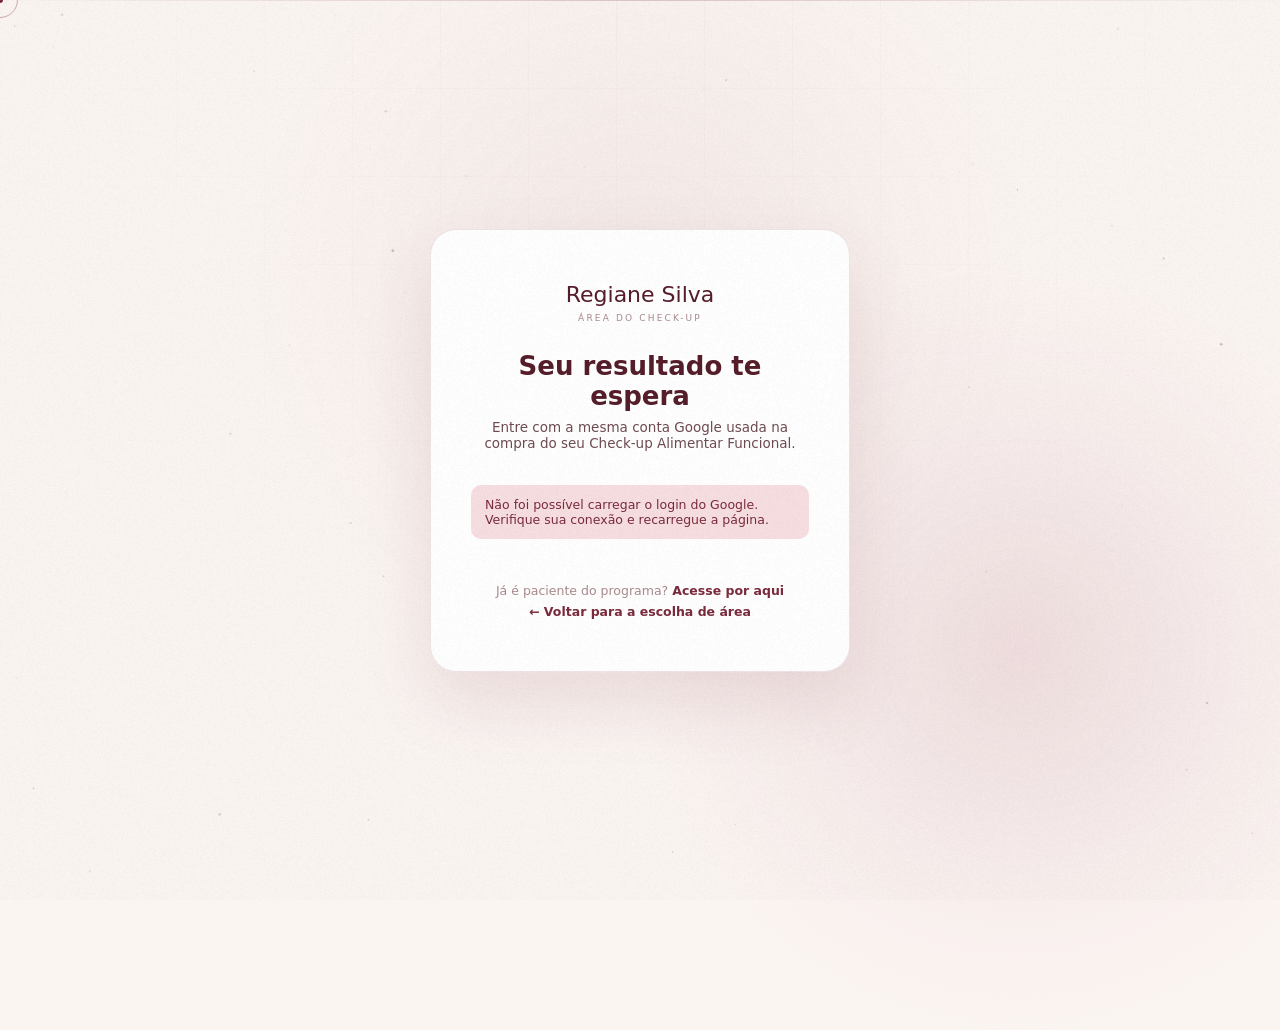
<file: membros/checkup/login.html>
<!DOCTYPE html>
<html lang="pt-BR">
<head>
  <!-- Google tag (gtag.js) -->
  <script async src="https://www.googletagmanager.com/gtag/js?id=G-J4VXE3Y306"></script>
  <script>
    window.dataLayer = window.dataLayer || [];
    function gtag(){dataLayer.push(arguments);}
    gtag('js', new Date());
    gtag('config', 'G-J4VXE3Y306');
  </script>
<meta charset="UTF-8" />
<meta name="viewport" content="width=device-width, initial-scale=1.0" />
<title>Entrar — Área do Check-up | Regiane Silva</title>
<link rel="icon" type="image/svg+xml" href="../../assets/img/favicon.svg" />
<link rel="stylesheet" href="../../assets/css/style.css" />
<script src="https://accounts.google.com/gsi/client" async defer></script>
</head>
<body>

<canvas id="bg-canvas"></canvas>
<canvas id="grain-canvas"></canvas>
<div class="grid-bg"></div>
<div class="scan-line"></div>
<div class="c-dot" id="cdot"></div>
<div class="c-ring" id="cring"></div>

<div id="loader">
  <div class="loader-mark">Regiane Silva</div>
  <div class="loader-bar-wrap"><div class="loader-bar" id="loader-bar"></div></div>
</div>

<div class="auth-shell">
  <div class="hero-glow" style="top:30%;"></div>
  <div class="auth-card reveal in">
    <div class="auth-logo">
      <div class="lg-name">Regiane Silva</div>
      <span class="lg-sub">Área do Check-up</span>
    </div>
    <h1 class="auth-title">Seu resultado te espera</h1>
    <p class="auth-sub">Entre com a mesma conta Google usada na compra do seu Check-up Alimentar Funcional.</p>

    <div class="auth-error" id="auth-error"></div>

    <div id="g_signin_btn" style="display:flex;justify-content:center;"></div>

    <p class="auth-foot" style="margin-top:26px;">Já é paciente do programa? <a href="../programa/login.html">Acesse por aqui</a></p>
    <p class="auth-foot" style="margin-top:6px;"><a href="../index.html">← Voltar para a escolha de área</a></p>
  </div>
</div>

<script src="../../assets/js/api.js"></script>
<script src="../../assets/js/main.js"></script>
<script>
  window.addEventListener('load', function(){
    if(typeof google === 'undefined' || !google.accounts){
      document.getElementById('auth-error').textContent = 'Não foi possível carregar o login do Google. Verifique sua conexão e recarregue a página.';
      document.getElementById('auth-error').classList.add('show');
      return;
    }
    google.accounts.id.initialize({
      client_id: GOOGLE_CLIENT_ID,
      callback: handleGoogleCredential
    });
    google.accounts.id.renderButton(document.getElementById('g_signin_btn'), {
      theme: 'outline', size: 'large', shape: 'pill', text: 'continue_with', width: 300
    });
  });

  async function handleGoogleCredential(response){
    const err = document.getElementById('auth-error');
    err.classList.remove('show');

    if(!apiConfigured()){
      // Backend ainda não publicado: modo demonstração — entra com o e-mail do Google, sem checar pagamento.
      const payload = JSON.parse(atob(response.credential.split('.')[1].replace(/-/g,'+').replace(/_/g,'/')));
      sessionStorage.setItem('rs_checkup_email', payload.email);
      sessionStorage.setItem('rs_checkup_nome', payload.name || '');
      window.location.href = 'dashboard.html';
      return;
    }

    const result = await apiPost('googleLoginCheckup', { idToken: response.credential });
    if(result.ok){
      sessionStorage.setItem('rs_checkup_email', result.email);
      sessionStorage.setItem('rs_checkup_nome', result.nome || '');
      sessionStorage.setItem('rs_checkup_ja_fez', result.jaFezCheckup ? '1' : '0');
      sessionStorage.setItem('rs_checkup_admin', result.admin ? '1' : '0');
      sessionStorage.setItem('rs_checkup_idtoken', response.credential);
      window.location.href = 'dashboard.html';
    } else {
      err.textContent = result.error || 'Não foi possível entrar com esta conta Google.';
      err.classList.add('show');
    }
  }
</script>
</body>
</html>
</file>
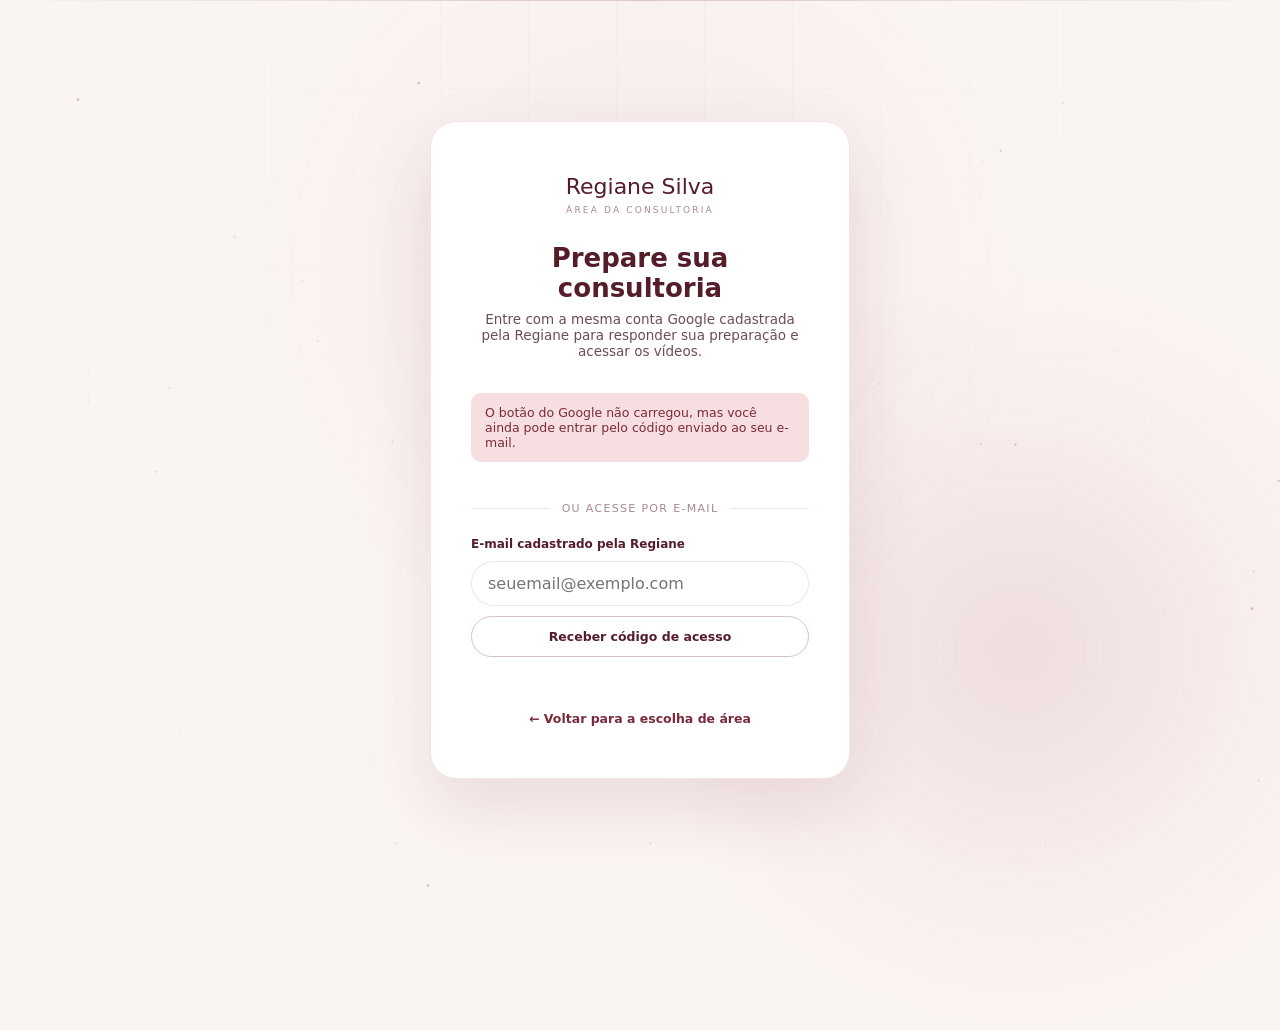
<file: membros/consultoria/dashboard.html>
<!DOCTYPE html>
<html lang="pt-BR">
<head>
  <!-- Google tag (gtag.js) -->
  <script async src="https://www.googletagmanager.com/gtag/js?id=G-J4VXE3Y306"></script>
  <script>
    window.dataLayer = window.dataLayer || [];
    function gtag(){dataLayer.push(arguments);}
    gtag('js', new Date());
    gtag('config', 'G-J4VXE3Y306');
  </script>
<meta charset="UTF-8" />
<meta name="viewport" content="width=device-width, initial-scale=1.0" />
<title>Área da Consultoria | Regiane Silva</title>
<link rel="icon" type="image/svg+xml" href="../../assets/img/favicon.svg" />
<link rel="stylesheet" href="../../assets/css/style.css" />
<style>
  .consult-form{display:grid;grid-template-columns:1fr 1fr;gap:18px}.consult-field{display:flex;flex-direction:column;gap:7px}.consult-field.full{grid-column:1/-1}.consult-field label{font-size:13px;font-weight:700;color:var(--marsala-deep)}.consult-field input,.consult-field select,.consult-field textarea{width:100%;border:1px solid var(--hairline);border-radius:12px;background:var(--surface);padding:12px 14px;font:inherit;color:var(--ink);outline:none}.consult-field textarea{min-height:105px;resize:vertical}.consult-field input:focus,.consult-field select:focus,.consult-field textarea:focus{border-color:var(--marsala)}.form-status{font-size:13px;color:var(--marsala);font-weight:700;margin-top:14px}.video-grid.consult-videos{grid-template-columns:repeat(2,minmax(0,1fr))}.admin-answer{margin-top:14px;padding:16px;border-radius:12px;background:var(--surface-tint);font-size:13px;line-height:1.65;white-space:pre-wrap}.required-note{font-size:12px;color:var(--muted);margin-bottom:20px}.saved-banner{display:none;padding:16px 18px;border-radius:14px;background:var(--rose-mist);color:var(--marsala-deep);font-weight:700;margin-bottom:20px}@media(max-width:760px){.consult-form,.video-grid.consult-videos{grid-template-columns:1fr}.consult-field.full{grid-column:auto}}
</style>
</head>
<body>
<canvas id="grain-canvas"></canvas><div class="c-dot" id="cdot"></div><div class="c-ring" id="cring"></div>
<div id="loader"><div class="loader-mark">Regiane Silva</div><div class="loader-bar-wrap"><div class="loader-bar" id="loader-bar"></div></div></div>
<div class="mem-shell">
  <aside class="mem-side">
    <div><div class="lg-name">Regiane Silva</div><span class="lg-sub">Área da Consultoria</span></div>
    <ul class="mem-nav">
      <li><a href="#inicio" class="active" onclick="showTab('inicio');return false;">Início</a></li>
      <li><a href="#preparacao" onclick="showTab('preparacao');return false;">Preparação</a></li>
      <li><a href="#videos" onclick="showTab('videos');return false;">Vídeos e materiais</a></li>
      <li id="nav-admin" style="display:none;"><a href="#admin" onclick="showTab('admin');return false;">Painel da Regiane</a></li>
    </ul>
    <a href="../index.html" style="font-size:11.5px;color:var(--muted);text-decoration:none;margin-bottom:14px;">← Trocar de área</a>
    <div class="mem-user"><div class="mem-avatar"></div><div><div class="mem-user-name" id="mem-user-name">Paciente</div><div class="mem-user-role">Consultoria Nutricional</div></div><a href="#" class="mem-logout" id="logout">Sair</a></div>
  </aside>
  <main class="mem-main">
    <div id="impersonate-banner" style="display:none;background:var(--marsala);color:#fff;padding:12px 20px;border-radius:12px;margin-bottom:20px;align-items:center;justify-content:space-between;gap:10px;flex-wrap:wrap;"><span>Visualizando como: <strong id="impersonate-name"></strong></span><a href="dashboard.html?tab=admin" style="color:#fff;text-decoration:underline;font-size:13px;">← Voltar ao painel</a></div>

    <div id="tab-inicio">
      <h1 class="mem-hello">Sua Consultoria Nutricional 🌿</h1>
      <p class="mem-sub">Um encontro de 40 a 50 minutos para entender sua rotina e adaptar um cardápio qualitativo ao seu objetivo.</p>
      <div class="mem-grid">
        <div class="mem-panel reveal in"><h3>Antes do atendimento</h3><p class="card-text">Responda a preparação com calma. A Regiane receberá suas respostas antes do encontro e você também receberá uma cópia por e-mail.</p><button type="button" class="btn btn-primary btn-sm" onclick="showTab('preparacao')" style="margin-top:20px;">Responder preparação →</button></div>
        <div class="mem-panel reveal in d1"><h3>O que você vai receber</h3><ul class="belief-list yes"><li><span class="badge">✓</span>Anamnese simplificada e direcionada.</li><li><span class="badge">✓</span>Ajustes no cardápio que você já consome.</li><li><span class="badge">✓</span>Orientação qualitativa, sem cálculo completo de plano alimentar.</li><li><span class="badge">✓</span>Possibilidade de acompanhamento a cada 30 dias.</li></ul></div>
      </div>
    </div>

    <div id="tab-preparacao" style="display:none;">
      <h1 class="mem-hello" style="font-size:28px;">Preparação para a consultoria</h1>
      <p class="mem-sub">Estas informações ajudam a Regiane a aproveitar melhor o tempo do seu atendimento.</p>
      <div id="saved-banner" class="saved-banner">Suas respostas foram recebidas. Você pode atualizá-las antes da consultoria, se precisar.</div>
      <form id="consult-form" class="mem-panel">
        <p class="required-note">Os campos marcados com * são obrigatórios.</p>
        <div class="consult-form">
          <div class="consult-field"><label for="modalidade">Modalidade</label><select id="modalidade"><option value="">Selecione</option><option>Presencial</option><option>Online</option><option>A definir</option></select></div>
          <div class="consult-field"><label for="objetivo">Qual é o seu principal objetivo? *</label><input id="objetivo" required placeholder="Ex.: emagrecer, melhorar a alimentação..." /></div>
          <div class="consult-field full"><label for="medicamentos">Usa medicamentos ou suplementos? Quais?</label><textarea id="medicamentos" placeholder="Se não usa, escreva: não uso."></textarea></div>
          <div class="consult-field full"><label for="patologias">Possui algum diagnóstico, patologia ou condição de saúde?</label><textarea id="patologias" placeholder="Inclua informações relevantes para o atendimento."></textarea></div>
          <div class="consult-field full"><label for="intestino">Como funciona seu intestino? *</label><textarea id="intestino" required placeholder="Frequência, constipação, diarreia, gases, inchaço ou desconfortos."></textarea></div>
          <div class="consult-field full"><label for="alergias">Possui alergia ou intolerância alimentar?</label><textarea id="alergias" placeholder="Se não possui, escreva: não possuo."></textarea></div>
          <div class="consult-field full"><label for="preferencias">Quais alimentos gosta, não gosta ou não costuma consumir?</label><textarea id="preferencias"></textarea></div>
          <div class="consult-field"><label for="cafe">O que costuma comer no café da manhã? *</label><textarea id="cafe" required></textarea></div>
          <div class="consult-field"><label for="almoco">O que costuma comer no almoço? *</label><textarea id="almoco" required></textarea></div>
          <div class="consult-field"><label for="lanche">O que costuma comer nos lanches?</label><textarea id="lanche"></textarea></div>
          <div class="consult-field"><label for="jantar">O que costuma comer no jantar? *</label><textarea id="jantar" required></textarea></div>
          <div class="consult-field full"><label for="outros">Há mais alguma informação que a Regiane precisa saber?</label><textarea id="outros"></textarea></div>
        </div>
        <button type="submit" id="submit-consult" class="btn btn-primary" style="margin-top:22px;">Enviar respostas</button>
        <div id="form-status" class="form-status"></div>
      </form>
    </div>

    <div id="tab-videos" style="display:none;">
      <h1 class="mem-hello" style="font-size:28px;">Vídeos e materiais da Regiane</h1><p class="mem-sub">Conteúdos complementares para apoiar sua rotina e sua consultoria.</p>
      <div class="video-grid consult-videos" id="consult-video-grid"></div>
    </div>

    <div id="tab-admin" style="display:none;">
      <h1 class="mem-hello" style="font-size:28px;">Pacientes da Consultoria</h1><p class="mem-sub">Adicione, libere ou remova o acesso e confira as respostas preservadas.</p>
      <div class="mem-panel" style="margin-bottom:24px;"><h3>Adicionar vídeo ou material</h3><p class="card-text" style="margin:8px 0 14px;">Adicione um vídeo do YouTube, um link ou envie um PDF. Escolha se ficará disponível para todas as pacientes da Consultoria ou para uma paciente específica e quando será liberado.</p><div style="display:grid;gap:10px;"><div class="consult-field"><label for="admin-material-type">Tipo de material</label><select id="admin-material-type"><option value="youtube">Vídeo do YouTube</option><option value="link">Link de material (Google Drive ou outro site)</option><option value="pdf">Enviar arquivo PDF (até 5 MB)</option></select></div><div class="consult-field"><label for="admin-video-title">Título</label><input id="admin-video-title" placeholder="Ex.: Receitas para o café da manhã" /></div><div class="consult-field"><label for="admin-video-category">Categoria para os relatórios</label><input id="admin-video-category" placeholder="Ex.: Doce, Salgado, Guia, Intestino" /></div><div class="consult-field" id="admin-material-link-wrap"><label for="admin-video-link">Link</label><input id="admin-video-link" type="url" placeholder="https://youtube.com/... ou https://drive.google.com/..." /></div><div class="consult-field" id="admin-material-file-wrap" style="display:none;"><label for="admin-material-file">Arquivo PDF</label><input id="admin-material-file" type="file" accept="application/pdf,.pdf" /></div><div class="consult-field"><label for="admin-video-description">Descrição (opcional)</label><textarea id="admin-video-description" style="min-height:72px;"></textarea></div><div class="consult-field"><label for="admin-material-destination">Disponibilizar para</label><select id="admin-material-destination"><option value="consultoria">Todas as pacientes da Consultoria</option></select></div><div class="consult-field"><label for="admin-material-release-mode">Quando liberar</label><select id="admin-material-release-mode"><option value="now">Imediatamente</option><option value="days">Após um número de dias da entrada na plataforma</option><option value="date">Em uma data específica</option></select></div><div class="consult-field" id="admin-material-days-wrap" style="display:none;"><label for="admin-material-days">Dias após a entrada da paciente</label><input id="admin-material-days" type="number" min="1" max="3650" step="1" placeholder="Ex.: 7" /></div><div class="consult-field" id="admin-material-date-wrap" style="display:none;"><label for="admin-material-date">Data de liberação</label><input id="admin-material-date" type="date" /></div></div><div style="display:flex;gap:10px;align-items:center;flex-wrap:wrap;margin-top:12px;"><button type="button" id="admin-video-add" class="btn btn-primary btn-sm">Adicionar material</button><span id="admin-video-status" class="form-status" style="margin:0;"></span></div></div>
      <div class="mem-panel" style="margin-bottom:24px;"><h3>Adicionar paciente</h3><div style="display:grid;grid-template-columns:1fr 1fr auto;gap:10px;align-items:end;"><div class="consult-field"><label for="admin-name">Nome</label><input id="admin-name" /></div><div class="consult-field"><label for="admin-email">E-mail</label><input id="admin-email" type="email" /></div><button type="button" id="admin-add" class="btn btn-primary btn-sm">Liberar acesso</button></div><div id="admin-status" class="form-status"></div></div>
      <div id="admin-list"></div>
    </div>
  </main>
</div>

<div class="video-modal-overlay" id="video-modal" style="display:none;"><div class="video-modal-box"><button class="video-modal-close" id="video-modal-close">×</button><div class="video-modal-frame"><iframe id="video-modal-iframe" allow="accelerometer; autoplay; clipboard-write; encrypted-media; gyroscope; picture-in-picture" allowfullscreen></iframe></div><div class="video-modal-title" id="video-modal-title"></div></div></div>

<script src="../../assets/js/api.js"></script><script src="../../assets/js/main.js"></script>
<script>
const params=new URLSearchParams(location.search);
const previewMode=location.protocol==='file:'||params.get('preview')==='1';
const loggedInEmail=sessionStorage.getItem('rs_consultoria_email')||(previewMode?'paciente@previa.com':'');
const patientIdToken=sessionStorage.getItem('rs_consultoria_idtoken')||(previewMode?'modo-previa':'');
const patientAccessToken=sessionStorage.getItem('rs_consultoria_access_token')||'';
const isAdminUser=!previewMode&&sessionStorage.getItem('rs_consultoria_admin')==='1';
const impersonateEmail=params.get('as');const isImpersonating=!!(isAdminUser&&impersonateEmail);const patientEmail=isImpersonating?impersonateEmail:loggedInEmail;
if((!loggedInEmail||(!patientIdToken&&!patientAccessToken))&&!previewMode){location.href='login.html';}
if(isAdminUser&&!isImpersonating)document.getElementById('nav-admin').style.display='block';
document.getElementById('mem-user-name').textContent=(sessionStorage.getItem('rs_consultoria_nome')||(previewMode?'Paciente — prévia':patientEmail)||'Paciente').split('@')[0];
if(isImpersonating){document.getElementById('impersonate-banner').style.display='flex';document.getElementById('impersonate-name').textContent=impersonateEmail;document.getElementById('mem-user-name').textContent=impersonateEmail.split('@')[0];}
document.getElementById('logout').addEventListener('click',e=>{e.preventDefault();['rs_consultoria_email','rs_consultoria_nome','rs_consultoria_admin','rs_consultoria_idtoken','rs_consultoria_access_token'].forEach(k=>sessionStorage.removeItem(k));location.href='login.html';});
function consultoriaAuth(){return patientIdToken?{idToken:patientIdToken}:{accessToken:patientAccessToken};}
function showTab(name){if(name==='admin'&&(!isAdminUser||isImpersonating))name='inicio';document.querySelectorAll('[id^="tab-"]').forEach(el=>el.style.display='none');document.querySelectorAll('.mem-nav a').forEach(a=>a.classList.remove('active'));const tab=document.getElementById('tab-'+name);if(tab)tab.style.display='block';if(name==='admin')loadAdmin();window.scrollTo({top:0,behavior:'smooth'});}
const VIDEOS=[
 {id:'ys9cWQ8lnD0',titulo:'27 de agosto de 2026'},
 {id:'qGyBqw2VRxU',titulo:'Orientação da Regiane — vídeo 1'},
 {id:'OQckLV-UCCQ',titulo:'Orientação da Regiane — vídeo 2'},
 {id:'zk34VhGMjZ4',titulo:'Orientação da Regiane — vídeo 3'},
 {id:'4D4WQ8aolsU',titulo:'Orientação da Regiane — vídeo 4'},
 {id:'QjFC9P-sLl8',titulo:'Orientação da Regiane — vídeo 5'}
];
let CONSULTORIA_SHEET_VIDEOS=[];
function youtubeId(link){const m=String(link||'').match(/(?:youtu\.be\/|youtube\.com\/(?:watch\?v=|embed\/|shorts\/))([a-zA-Z0-9_-]{11})/);return m?m[1]:'';}
function makeConsultVideoCard(video){const card=document.createElement('div');card.className='video-card';card.innerHTML=`<div class="video-thumb" style="aspect-ratio:9/14;background-image:linear-gradient(180deg,rgba(59,32,36,0) 55%,rgba(59,32,36,.55) 100%),url('https://img.youtube.com/vi/${video.id}/hqdefault.jpg');background-size:cover;background-position:center"><div class="video-play">▶</div></div><div class="video-body"><div class="video-cat"></div><div class="video-title"></div></div>`;card.querySelector('.video-cat').textContent=video.tipo||'Regiane explica';card.querySelector('.video-title').textContent=video.titulo;card.addEventListener('click',()=>{openVideo(video);if(video.materialId)apiPost('patientTrackMaterial',Object.assign(consultoriaAuth(),{email:patientEmail,area:'consultoria',materialId:video.materialId}));});return card;}
function makeConsultMaterialCard(material){const card=document.createElement('div');card.className='video-card';card.innerHTML=`<div class="video-thumb" style="aspect-ratio:9/14;display:flex;align-items:center;justify-content:center;background:linear-gradient(145deg,#f6e8e8,#ead1d5);font-size:54px;color:var(--marsala)"></div><div class="video-body"><div class="video-cat"></div><div class="video-title"></div></div>`;card.querySelector('.video-thumb').textContent=material.file?'PDF':'↗';card.querySelector('.video-cat').textContent=material.tipo||'Material';card.querySelector('.video-title').textContent=material.titulo||'Material da Regiane';card.addEventListener('click',()=>{if(material.file){downloadConsultMaterial(material);}else{window.open(material.link,'_blank','noopener');apiPost('patientTrackMaterial',Object.assign(consultoriaAuth(),{email:patientEmail,area:'consultoria',materialId:material.id}));}});return card;}
function renderVideos(){const grid=document.getElementById('consult-video-grid');grid.innerHTML='';const seen={};VIDEOS.forEach(v=>{seen[v.id]=true;grid.appendChild(makeConsultVideoCard(v));});CONSULTORIA_SHEET_VIDEOS.forEach(m=>{const id=youtubeId(m.link);if(id){if(seen[id])return;seen[id]=true;grid.appendChild(makeConsultVideoCard({id,materialId:m.id,titulo:m.titulo||'Vídeo da Regiane',tipo:m.categoria||m.tipo||'Vídeo'}));}else{grid.appendChild(makeConsultMaterialCard(m));}});}
function openVideo(v){document.getElementById('video-modal-iframe').src='https://www.youtube-nocookie.com/embed/'+v.id+'?rel=0&modestbranding=1';document.getElementById('video-modal-title').textContent=v.titulo;document.getElementById('video-modal').style.display='flex';}
async function downloadConsultMaterial(material){const r=await apiPost('patientMaterialFile',Object.assign(consultoriaAuth(),{email:patientEmail,area:'consultoria',materialId:material.id}));if(!r.ok){window.alert(r.error||'Não foi possível abrir este material.');return;}const bytes=Uint8Array.from(atob(r.fileBase64),c=>c.charCodeAt(0));const url=URL.createObjectURL(new Blob([bytes],{type:r.mimeType||'application/pdf'}));const a=document.createElement('a');a.href=url;a.download=r.fileName||'material.pdf';document.body.appendChild(a);a.click();a.remove();setTimeout(()=>URL.revokeObjectURL(url),30000);}
function closeVideo(){document.getElementById('video-modal').style.display='none';document.getElementById('video-modal-iframe').src='';}document.getElementById('video-modal-close').addEventListener('click',closeVideo);document.getElementById('video-modal').addEventListener('click',e=>{if(e.target.id==='video-modal')closeVideo();});renderVideos();
function fillForm(r){Object.keys(r||{}).forEach(k=>{const el=document.getElementById(k);if(el)el.value=r[k]||'';});}
async function loadData(){if(previewMode){document.getElementById('form-status').textContent='Modo de prévia: nenhum dado será enviado.';return;}const r=await apiPost('consultoriaDashboard',Object.assign(consultoriaAuth(),{email:patientEmail}));if(!r.ok){document.getElementById('form-status').textContent=r.error||'Não foi possível carregar seus dados.';return;}CONSULTORIA_SHEET_VIDEOS=Array.isArray(r.materiais)?r.materiais:[];renderVideos();if(r.respostas)fillForm(r.respostas);if(r.respondeu)document.getElementById('saved-banner').style.display='block';if(isImpersonating){document.getElementById('submit-consult').disabled=true;document.getElementById('form-status').textContent='Modo de visualização: as respostas não podem ser alteradas.';}}
document.getElementById('consult-form').addEventListener('submit',async e=>{e.preventDefault();if(isImpersonating)return;const btn=document.getElementById('submit-consult'),status=document.getElementById('form-status');const respostas={};['modalidade','objetivo','medicamentos','patologias','intestino','alergias','preferencias','cafe','almoco','lanche','jantar','outros'].forEach(k=>respostas[k]=document.getElementById(k).value.trim());if(previewMode){status.textContent='Prévia concluída ✓ Na versão publicada, estas respostas irão para a planilha e para os dois e-mails.';document.getElementById('saved-banner').style.display='block';return;}btn.disabled=true;status.textContent='Enviando...';const r=await apiPost('submitConsultoriaAnamnese',Object.assign(consultoriaAuth(),{respostas}));btn.disabled=false;if(r.ok){status.textContent='Respostas enviadas ✓ A Regiane e você receberam uma cópia por e-mail.';document.getElementById('saved-banner').style.display='block';}else status.textContent=r.error||'Não foi possível enviar.';});
function esc(v){return String(v||'').replace(/[&<>"']/g,c=>({'&':'&amp;','<':'&lt;','>':'&gt;','"':'&quot;',"'":'&#39;'}[c]));}
function answerText(r){if(!r)return 'Ainda não respondeu.';const labels={modalidade:'Modalidade',objetivo:'Objetivo',medicamentos:'Medicamentos e suplementos',patologias:'Patologias/condições',intestino:'Intestino',alergias:'Alergias/intolerâncias',preferencias:'Preferências',cafe:'Café da manhã',almoco:'Almoço',lanche:'Lanches',jantar:'Jantar',outros:'Outras informações'};return Object.keys(labels).map(k=>labels[k]+': '+(r[k]||'Não informado')).join('\n');}
async function loadAdmin(){if(!isAdminUser)return;const wrap=document.getElementById('admin-list');wrap.innerHTML='<p class="card-text">Carregando...</p>';const r=await apiPost('adminListConsultoriaPatients',{idToken:patientIdToken});if(!r.ok){wrap.textContent=r.error||'Erro ao carregar.';return;}const destination=document.getElementById('admin-material-destination');destination.querySelectorAll('option[data-patient]').forEach(o=>o.remove());r.pacientes.forEach(p=>{const option=document.createElement('option');option.value=p.email;option.dataset.patient='1';option.textContent=p.nome||p.email;destination.appendChild(option);});if(!r.pacientes.length){wrap.innerHTML='<p class="card-text">Nenhuma paciente cadastrada na aba ConsultoriaPacientes.</p>';return;}wrap.innerHTML='';r.pacientes.forEach(p=>{const card=document.createElement('div');card.className='mem-panel';card.style.marginBottom='16px';card.innerHTML=`<div style="display:flex;justify-content:space-between;gap:12px;align-items:center;flex-wrap:wrap"><div><h3 style="margin:0">${esc(p.nome||p.email)}</h3><p class="card-text" style="margin:3px 0">${esc(p.email)}${p.dataResposta?' · respondeu em '+esc(p.dataResposta):''}</p></div><div style="display:flex;gap:8px;flex-wrap:wrap"><a class="btn btn-outline btn-sm" href="dashboard.html?as=${encodeURIComponent(p.email)}">Ver como paciente</a><button class="btn btn-outline btn-sm access-btn">${p.liberado?'Remover acesso':'Liberar acesso'}</button></div></div><details style="margin-top:14px"><summary style="cursor:pointer;font-weight:700;color:var(--marsala)">Ver respostas</summary><div class="admin-answer">${esc(answerText(p.respostas))}</div></details>`;card.querySelector('.access-btn').addEventListener('click',async ev=>{ev.currentTarget.disabled=true;const x=await apiPost('adminSetConsultoriaAccess',{idToken:patientIdToken,email:p.email,liberado:!p.liberado});if(x.ok)loadAdmin();else ev.currentTarget.disabled=false;});wrap.appendChild(card);});}
document.getElementById('admin-add').addEventListener('click',async()=>{const nome=document.getElementById('admin-name').value.trim(),email=document.getElementById('admin-email').value.trim(),status=document.getElementById('admin-status'),btn=document.getElementById('admin-add');if(!nome||!email){status.textContent='Informe nome e e-mail.';return;}btn.disabled=true;const r=await apiPost('adminAddConsultoriaPatient',{idToken:patientIdToken,nome,email});btn.disabled=false;status.textContent=r.ok?'Acesso liberado ✓':(r.error||'Erro ao adicionar.');if(r.ok){document.getElementById('admin-name').value='';document.getElementById('admin-email').value='';loadAdmin();}});
const materialType=document.getElementById('admin-material-type'),releaseMode=document.getElementById('admin-material-release-mode');
function updateMaterialForm(){const isPdf=materialType.value==='pdf';document.getElementById('admin-material-link-wrap').style.display=isPdf?'none':'block';document.getElementById('admin-material-file-wrap').style.display=isPdf?'block':'none';document.getElementById('admin-material-days-wrap').style.display=releaseMode.value==='days'?'block':'none';document.getElementById('admin-material-date-wrap').style.display=releaseMode.value==='date'?'block':'none';document.getElementById('admin-video-link').placeholder=materialType.value==='youtube'?'https://youtube.com/...':'https://drive.google.com/... ou outro link https://';}
materialType.addEventListener('change',updateMaterialForm);releaseMode.addEventListener('change',updateMaterialForm);updateMaterialForm();
function readFileBase64(file){return new Promise((resolve,reject)=>{const reader=new FileReader();reader.onload=()=>resolve(String(reader.result).split(',')[1]||'');reader.onerror=()=>reject(new Error('Não foi possível ler o arquivo.'));reader.readAsDataURL(file);});}
document.getElementById('admin-video-add').addEventListener('click',async()=>{const type=materialType.value,titulo=document.getElementById('admin-video-title').value.trim(),link=document.getElementById('admin-video-link').value.trim(),descricao=document.getElementById('admin-video-description').value.trim(),categoria=document.getElementById('admin-video-category').value.trim(),destination=document.getElementById('admin-material-destination').value,mode=releaseMode.value,days=mode==='days'?document.getElementById('admin-material-days').value:0,date=mode==='date'?document.getElementById('admin-material-date').value:'',file=document.getElementById('admin-material-file').files[0],status=document.getElementById('admin-video-status'),btn=document.getElementById('admin-video-add');if(!titulo){status.textContent='Informe um título.';return;}if(type==='youtube'&&!youtubeId(link)){status.textContent='Informe um link válido do YouTube.';return;}if(type==='link'&&(!/^https:\/\//i.test(link))){status.textContent='Informe um link completo começando com https://.';return;}if(type==='pdf'&&(!file||file.type!=='application/pdf'||!file.name.toLowerCase().endsWith('.pdf'))){status.textContent='Selecione um arquivo PDF.';return;}if(type==='pdf'&&file.size>5*1024*1024){status.textContent='O PDF precisa ter até 5 MB.';return;}if(mode==='days'&&(!days||Number(days)<1)){status.textContent='Informe quantos dias após a entrada da paciente o material será liberado.';return;}if(mode==='date'&&!date){status.textContent='Escolha a data de liberação.';return;}btn.disabled=true;status.textContent='Salvando material...';let fileBase64='';try{if(type==='pdf')fileBase64=await readFileBase64(file);const r=await apiPost('adminAddMaterial',{idToken:patientIdToken,titulo,link: type==='pdf'?'':link,descricao,categoria,tipo:type==='youtube'?'Vídeo':type==='pdf'?'PDF':'Material',area:'consultoria',email:destination,releaseDays:days,releaseDate:date,fileBase64,fileName:file?file.name:'',fileMimeType:file?file.type:''});btn.disabled=false;status.textContent=r.ok?'Material adicionado ✓':(r.error||'Erro ao adicionar.');if(r.ok){document.getElementById('admin-video-title').value='';document.getElementById('admin-video-category').value='';document.getElementById('admin-video-link').value='';document.getElementById('admin-video-description').value='';document.getElementById('admin-material-file').value='';document.getElementById('admin-material-days').value='';document.getElementById('admin-material-date').value='';await loadData();}}catch(err){btn.disabled=false;status.textContent=err.message||'Erro ao ler o PDF.';}});
const start=params.get('tab');if(start)showTab(start);loadData();
</script>
</body>
</html>
</file>
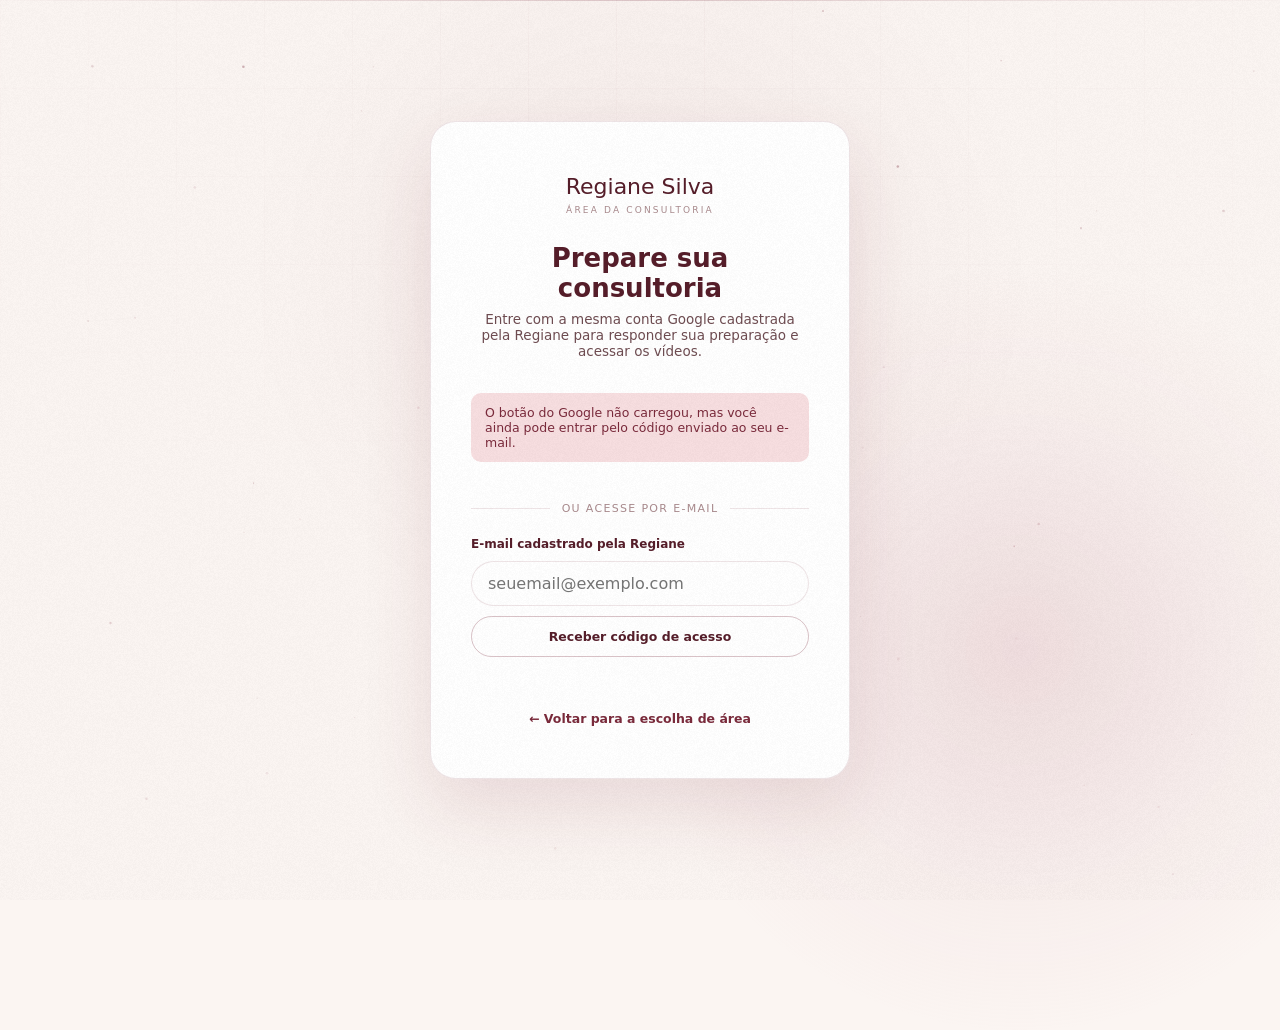
<file: membros/consultoria/login.html>
<!DOCTYPE html>
<html lang="pt-BR">
<head>
  <!-- Google tag (gtag.js) -->
  <script async src="https://www.googletagmanager.com/gtag/js?id=G-J4VXE3Y306"></script>
  <script>
    window.dataLayer = window.dataLayer || [];
    function gtag(){dataLayer.push(arguments);}
    gtag('js', new Date());
    gtag('config', 'G-J4VXE3Y306');
  </script>
<meta charset="UTF-8" />
<meta name="viewport" content="width=device-width, initial-scale=1.0" />
<title>Entrar — Área da Consultoria | Regiane Silva</title>
<link rel="icon" type="image/svg+xml" href="../../assets/img/favicon.svg" />
<link rel="stylesheet" href="../../assets/css/style.css" />
<script src="https://accounts.google.com/gsi/client" async defer></script>
<style>
  .login-divider{display:flex;align-items:center;gap:12px;margin:22px 0;color:var(--muted);font-size:11px;text-transform:uppercase;letter-spacing:.12em}.login-divider:before,.login-divider:after{content:"";height:1px;background:var(--hairline);flex:1}.email-access{display:grid;gap:10px;text-align:left}.email-access label{font-size:12px;font-weight:700;color:var(--marsala-deep)}.email-access input{width:100%;border:1px solid var(--hairline);border-radius:100px;background:var(--surface);padding:12px 16px;font:inherit;color:var(--ink);outline:none}.email-access input:focus{border-color:var(--marsala)}.email-access .btn{width:100%;justify-content:center}.code-row{display:none;gap:8px}.code-row.show{display:grid}.code-note{font-size:11.5px;color:var(--muted);text-align:center;line-height:1.5}.email-status{font-size:12px;color:var(--marsala);font-weight:700;text-align:center;min-height:18px}
</style>
</head>
<body>
<canvas id="bg-canvas"></canvas><canvas id="grain-canvas"></canvas><div class="grid-bg"></div><div class="scan-line"></div>
<div id="loader"><div class="loader-mark">Regiane Silva</div><div class="loader-bar-wrap"><div class="loader-bar" id="loader-bar"></div></div></div>
<div class="auth-shell">
  <div class="hero-glow" style="top:30%;"></div>
  <div class="auth-card reveal in">
    <div class="auth-logo"><div class="lg-name">Regiane Silva</div><span class="lg-sub">Área da Consultoria</span></div>
    <h1 class="auth-title">Prepare sua consultoria</h1>
    <p class="auth-sub">Entre com a mesma conta Google cadastrada pela Regiane para responder sua preparação e acessar os vídeos.</p>
    <div class="auth-error" id="auth-error"></div>
    <div id="g_signin_btn" style="display:flex;justify-content:center;"></div>

    <div class="login-divider"><span>ou acesse por e-mail</span></div>
    <div class="email-access">
      <label for="access-email">E-mail cadastrado pela Regiane</label>
      <input id="access-email" type="email" autocomplete="email" placeholder="seuemail@exemplo.com" />
      <button type="button" class="btn btn-outline btn-sm" id="request-code">Receber código de acesso</button>
      <div class="code-row" id="code-row">
        <label for="access-code">Código de seis dígitos</label>
        <input id="access-code" inputmode="numeric" autocomplete="one-time-code" maxlength="6" placeholder="000000" />
        <button type="button" class="btn btn-primary btn-sm" id="verify-code">Entrar com o código</button>
        <div class="code-note">O código vale por 10 minutos e será enviado por Regiane Silva.</div>
      </div>
      <div class="email-status" id="email-status"></div>
    </div>
    <p class="auth-foot" style="margin-top:26px;"><a href="../index.html">← Voltar para a escolha de área</a></p>
  </div>
</div>
<script src="../../assets/js/api.js"></script>
<script src="../../assets/js/main.js"></script>
<script>
window.addEventListener('load', function(){
  if(typeof google === 'undefined' || !google.accounts){
    const err = document.getElementById('auth-error');
    err.textContent = 'O botão do Google não carregou, mas você ainda pode entrar pelo código enviado ao seu e-mail.';
    err.classList.add('show');
  } else {
    google.accounts.id.initialize({ client_id: GOOGLE_CLIENT_ID, callback: handleGoogleCredential });
    google.accounts.id.renderButton(document.getElementById('g_signin_btn'), { theme:'outline', size:'large', shape:'pill', text:'continue_with', width:300 });
  }
});
async function handleGoogleCredential(response){
  const err = document.getElementById('auth-error'); err.classList.remove('show');
  const result = await apiPost('googleLoginConsultoria', { idToken: response.credential });
  if(result.ok){
    sessionStorage.setItem('rs_consultoria_email', result.email);
    sessionStorage.setItem('rs_consultoria_nome', result.nome || '');
    sessionStorage.setItem('rs_consultoria_admin', result.admin ? '1' : '0');
    sessionStorage.setItem('rs_consultoria_idtoken', response.credential);
    sessionStorage.removeItem('rs_consultoria_access_token');
    window.location.href = 'dashboard.html';
  } else {
    err.textContent = result.error || 'Não foi possível entrar com esta conta Google.';
    err.classList.add('show');
  }
}

const requestCodeBtn = document.getElementById('request-code');
const verifyCodeBtn = document.getElementById('verify-code');
const emailStatus = document.getElementById('email-status');
requestCodeBtn.addEventListener('click', async function(){
  const email = document.getElementById('access-email').value.trim();
  if(!email){ emailStatus.textContent = 'Digite o e-mail cadastrado.'; return; }
  requestCodeBtn.disabled = true; emailStatus.textContent = 'Enviando código...';
  const result = await apiPost('requestConsultoriaAccessCode', { email });
  requestCodeBtn.disabled = false;
  if(result.ok){
    document.getElementById('code-row').classList.add('show');
    document.getElementById('access-code').focus();
    emailStatus.textContent = 'Código enviado. Confira sua caixa de entrada e o spam.';
  } else emailStatus.textContent = result.error || 'Não foi possível enviar o código.';
});
verifyCodeBtn.addEventListener('click', async function(){
  const email = document.getElementById('access-email').value.trim();
  const code = document.getElementById('access-code').value.trim();
  if(code.length !== 6){ emailStatus.textContent = 'Digite o código de seis dígitos.'; return; }
  verifyCodeBtn.disabled = true; emailStatus.textContent = 'Verificando...';
  const result = await apiPost('verifyConsultoriaAccessCode', { email, code });
  verifyCodeBtn.disabled = false;
  if(result.ok){
    sessionStorage.setItem('rs_consultoria_email', result.email);
    sessionStorage.setItem('rs_consultoria_nome', result.nome || '');
    sessionStorage.setItem('rs_consultoria_admin', '0');
    sessionStorage.removeItem('rs_consultoria_idtoken');
    sessionStorage.setItem('rs_consultoria_access_token', result.accessToken);
    window.location.href = 'dashboard.html';
  } else emailStatus.textContent = result.error || 'Código inválido.';
});
</script>
</body>
</html>
</file>
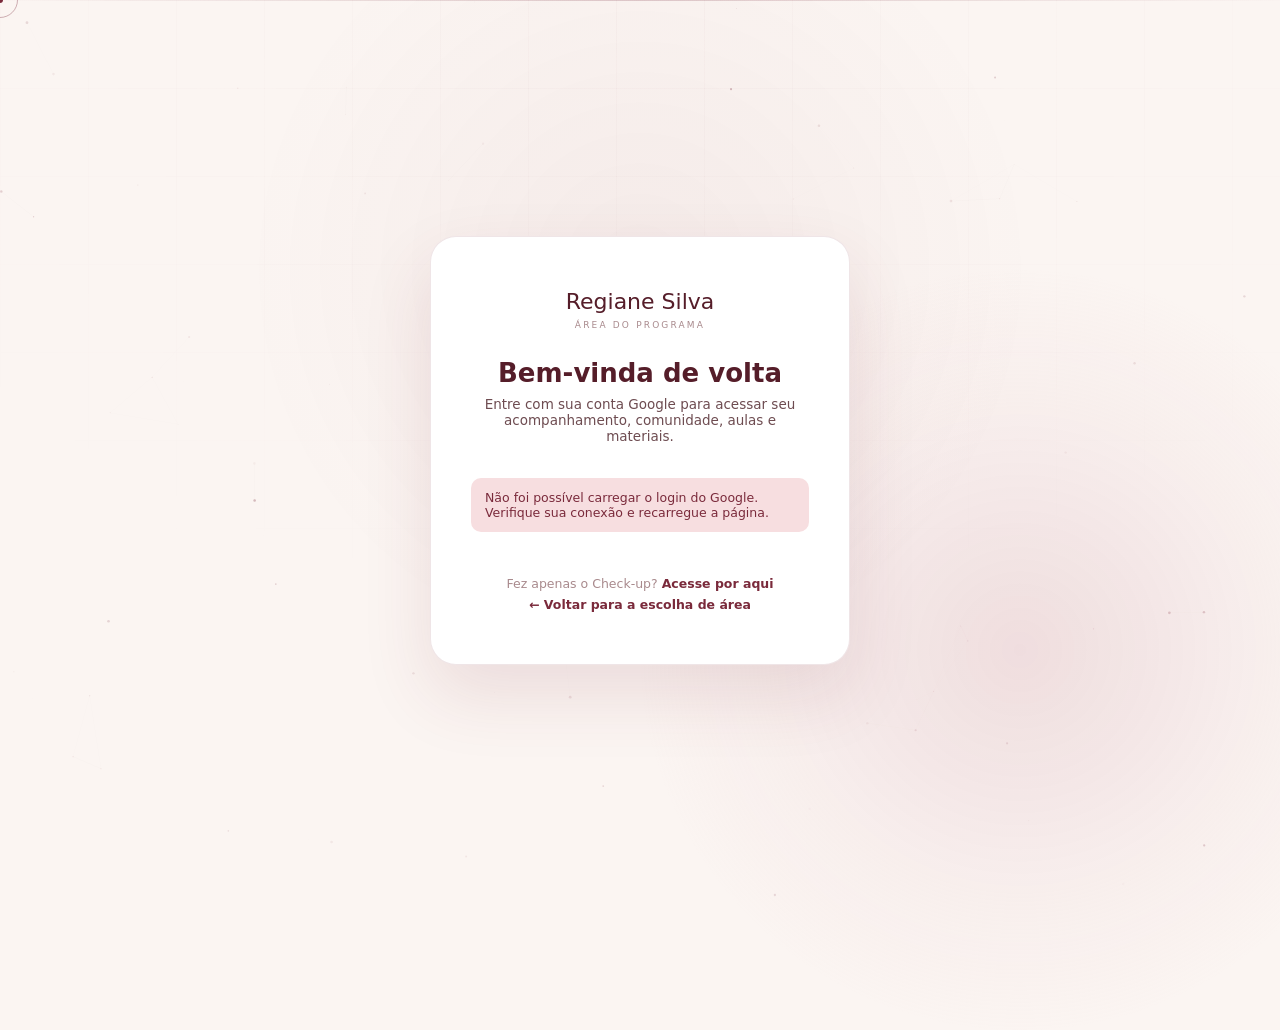
<file: membros/programa/dashboard.html>
<!DOCTYPE html>
<html lang="pt-BR">
<head>
  <!-- Google tag (gtag.js) -->
  <script async src="https://www.googletagmanager.com/gtag/js?id=G-J4VXE3Y306"></script>
  <script>
    window.dataLayer = window.dataLayer || [];
    function gtag(){dataLayer.push(arguments);}
    gtag('js', new Date());
    gtag('config', 'G-J4VXE3Y306');
  </script>
<meta charset="UTF-8" />
<meta name="viewport" content="width=device-width, initial-scale=1.0" />
<title>Área de Consultas | Regiane Silva</title>
<link rel="icon" type="image/svg+xml" href="../../assets/img/favicon.svg" />
<link rel="stylesheet" href="../../assets/css/style.css" />
</head>
<body>

<canvas id="grain-canvas"></canvas>
<div class="c-dot" id="cdot"></div>
<div class="c-ring" id="cring"></div>

<div id="loader">
  <div class="loader-mark">Regiane Silva</div>
  <div class="loader-bar-wrap"><div class="loader-bar" id="loader-bar"></div></div>
</div>

<div class="mem-shell">
  <aside class="mem-side">
    <div>
      <div class="lg-name">Regiane Silva</div>
      <span class="lg-sub">Área das Consultas</span>
    </div>
    <ul class="mem-nav">
      <li><a href="dashboard.html" class="active" onclick="showTab('inicio');return false;">
        <svg class="ico" viewBox="0 0 24 24" fill="none" stroke="currentColor" stroke-width="1.8"><path d="M3 11l9-8 9 8M5 10v10h14V10"/></svg>
        Início
      </a></li>
      <li><a href="#notificacoes" onclick="showTab('notificacoes');return false;">
        <svg class="ico" viewBox="0 0 24 24" fill="none" stroke="currentColor" stroke-width="1.8"><path d="M18 8a6 6 0 00-12 0c0 7-3 7-3 9h18c0-2-3-2-3-9"/><path d="M10 21h4"/></svg>
        Notificações <span id="notification-badge" class="mli-tag" style="display:none;margin-left:auto;">0</span>
      </a></li>
      <li><a href="#aulas" onclick="showTab('aulas');return false;">
        <svg class="ico" viewBox="0 0 24 24" fill="none" stroke="currentColor" stroke-width="1.8"><rect x="3" y="4" width="18" height="14" rx="2"/><path d="M10 9l5 3-5 3z"/></svg>
        Aulas &amp; Vídeos
      </a></li>
      <li><a href="#pontos" onclick="showTab('pontos');return false;">
        <svg class="ico" viewBox="0 0 24 24" fill="none" stroke="currentColor" stroke-width="1.8"><path d="M12 2l2.4 6.6L21 11l-6.6 2.4L12 20l-2.4-6.6L3 11l6.6-2.4z"/></svg>
        Meus Pontos
      </a></li>
      <li><a href="#rotulo" onclick="showTab('rotulo');return false;">
        <svg class="ico" viewBox="0 0 24 24" fill="none" stroke="currentColor" stroke-width="1.8"><rect x="4" y="3" width="16" height="18" rx="2"/><path d="M8 8h8M8 12h8M8 16h5"/></svg>
        Raio-X do Rótulo
      </a></li>
      <li><a href="#comunidade" onclick="showTab('comunidade');return false;">
        <svg class="ico" viewBox="0 0 24 24" fill="none" stroke="currentColor" stroke-width="1.8"><circle cx="9" cy="8" r="3.2"/><path d="M2 20c0-3.5 3-6 7-6s7 2.5 7 6"/><circle cx="17" cy="9" r="2.6"/><path d="M15 14.2c2.8.4 5 2.4 5 5.8"/></svg>
        Comunidade
      </a></li>
      <li><a href="#materiais" onclick="showTab('materiais');return false;">
        <svg class="ico" viewBox="0 0 24 24" fill="none" stroke="currentColor" stroke-width="1.8"><path d="M4 4h11l5 5v11H4z"/><path d="M15 4v5h5"/></svg>
        Receitas &amp; Materiais
      </a></li>
      <li><a href="#plano" onclick="showTab('plano');return false;">
        <svg class="ico" viewBox="0 0 24 24" fill="none" stroke="currentColor" stroke-width="1.8"><path d="M9 3h6v4H9z"/><path d="M6 7h12v14H6z"/><path d="M9 13h6M9 17h6"/></svg>
        Meu Plano
      </a></li>
      <li><a href="#calendario" onclick="showTab('calendario');return false;">
        <svg class="ico" viewBox="0 0 24 24" fill="none" stroke="currentColor" stroke-width="1.8"><rect x="3" y="5" width="18" height="16" rx="2"/><path d="M3 10h18M8 3v4M16 3v4"/></svg>
        Calendário
      </a></li>
      <li id="nav-admin" style="display:none;"><a href="#admin" onclick="showTab('admin');return false;">
        <svg class="ico" viewBox="0 0 24 24" fill="none" stroke="currentColor" stroke-width="1.8"><circle cx="12" cy="8" r="3.2"/><path d="M4 20c0-4 3.6-6.8 8-6.8s8 2.8 8 6.8"/></svg>
        Painel da Regiane
      </a></li>
    </ul>
    <a href="../index.html" style="font-size:11.5px;color:var(--muted);text-decoration:none;margin-bottom:14px;">← Trocar de área</a>
    <div class="mem-user">
      <div class="mem-avatar" id="patient-avatar" title="Alterar foto do perfil"></div>
      <input type="file" id="patient-avatar-file" accept="image/jpeg,image/png,image/webp" style="display:none;" />
      <div>
        <div class="mem-user-name" id="mem-user-name">Paciente</div>
        <div class="mem-user-role" id="patient-service-label">Programa Reequilíbrio Funcional</div>
      </div>
      <a href="#" class="mem-logout" id="logout">Sair</a>
    </div>
  </aside>

  <main class="mem-main">

    <div id="impersonate-banner" style="display:none;background:var(--marsala);color:#fff;padding:12px 20px;border-radius:12px;margin-bottom:20px;align-items:center;justify-content:space-between;gap:10px;flex-wrap:wrap;">
      <span>Visualizando como: <strong id="impersonate-name"></strong></span>
      <a href="dashboard.html?tab=admin" style="color:#fff;text-decoration:underline;font-size:13px;">← Voltar ao Painel da Regiane</a>
    </div>

    <!-- INÍCIO TAB -->
    <div id="tab-inicio">
      <h1 class="mem-hello" id="hello-title">Olá, seja bem-vinda 🌿</h1>
      <p class="mem-sub">Aqui está o resumo da sua jornada em <strong id="patient-program-label">Programa Reequilíbrio Funcional</strong>.</p>

      <div class="mem-stats">
        <div class="mem-stat reveal in">
          <div class="num" id="stat-dias">0</div>
          <div class="lbl">Dias de acompanhamento</div>
        </div>
        <div class="mem-stat reveal in d1">
          <div class="num" id="stat-retornos">0</div>
          <div class="lbl">Retornos realizados</div>
        </div>
        <div class="mem-stat reveal in d2">
          <div class="num" id="stat-receitas">0</div>
          <div class="lbl">Receitas salvas</div>
        </div>
        <div class="mem-stat reveal in d3" id="stat-progresso-card">
          <div class="num" id="stat-progresso">0%</div>
          <div class="lbl" id="stat-progresso-label">Progresso do programa</div>
        </div>
      </div>

      <div class="mem-grid">
        <div class="mem-panel reveal in">
          <h3>Próximos passos</h3>

          <div class="mem-list-item" id="home-appointment-step" style="display:none;cursor:pointer;" role="button" tabindex="0">
            <div class="mli-icon"><svg width="20" height="20" viewBox="0 0 24 24" fill="none" stroke="currentColor" stroke-width="1.8"><rect x="3" y="5" width="18" height="16" rx="2"/><path d="M3 10h18M8 3v4M16 3v4"/></svg></div>
            <div><div class="mli-title" id="proximo-retorno-title">Proximo atendimento</div><div class="mli-sub" id="proximo-retorno-sub"></div></div>
            <div class="mli-tag" id="proximo-retorno-tag" style="display:none;">Agendado</div>
          </div>
          <div class="mem-list-item" id="home-latest-lesson" style="display:none;cursor:pointer;" role="button" tabindex="0">
            <div class="mli-icon">&#9654;</div><div><div class="mli-title" id="home-latest-lesson-title"></div><div class="mli-sub">Abra em Aulas &amp; Videos</div></div><div class="mli-tag">Novo</div>
          </div>
          <div class="mem-list-item" id="home-next-live" style="display:none;cursor:pointer;" role="button" tabindex="0">
            <div class="mli-icon">&#9733;</div><div><div class="mli-title" id="home-next-live-title"></div><div class="mli-sub" id="home-next-live-sub"></div></div><div class="mli-tag">Ao vivo</div>
          </div>

          <div id="program-progress-section">
            <h3 style="margin-top:34px;">Progresso do programa</h3>
            <p style="font-size:13.5px;color:var(--ink-soft);">90 dias de reequilíbrio funcional</p>
            <div class="mem-progress-bar"><div class="mem-progress-fill" id="progresso-bar" style="width:78%;"></div></div>
          </div>
        </div>

        <div class="mem-panel reveal in d1">
          <h3>Comunidade — atividade recente</h3>
          <div id="home-community-activity"><p class="card-text" style="color:var(--muted);">Nenhuma atividade recente.</p></div>
          <a href="#comunidade" onclick="showTab('comunidade');return false;" class="btn btn-outline btn-sm" style="width:100%;justify-content:center;margin-top:10px;">Ver comunidade &nbsp;→</a>
        </div>
      </div>
    </div>

    <div id="appointment-detail-modal" style="display:none;position:fixed;inset:0;z-index:10000;background:rgba(30,20,22,.55);align-items:center;justify-content:center;padding:20px;">
  <div role="dialog" aria-modal="true" aria-labelledby="appointment-detail-title" class="mem-panel" style="width:min(100%,480px);">
    <h3 id="appointment-detail-title">Seu atendimento</h3><p class="card-text" id="appointment-detail-date"></p>
    <div style="display:flex;gap:10px;justify-content:flex-end;flex-wrap:wrap;margin-top:18px;">
      <button type="button" class="btn btn-outline btn-sm" id="appointment-reschedule">Solicitar reagendamento</button>
      <button type="button" class="btn btn-primary btn-sm" id="appointment-confirm-ok">Esta tudo certo</button>
    </div>
  </div>
</div>

<!-- NOTIFICAÇÕES E ROTINAS TAB -->
    <div id="tab-notificacoes" style="display:none;">
      <h1 class="mem-hello" style="font-size:28px;">Minha rotina</h1>
      <p class="mem-sub">Suas metas e os lembretes individuais definidos pela Regiane.</p>

      <div class="mem-panel" id="patient-next-appointment" style="margin-bottom:22px;display:none;">
        <h3 style="margin-bottom:8px;">Próxima consulta</h3>
        <p class="card-text" id="patient-next-appointment-value"></p>
        <p class="card-text" id="patient-next-appointment-status" style="margin-top:4px;color:var(--muted);"></p>
      </div>

      <h3 style="margin:24px 0 12px;">Orientações ativas</h3>
      <div id="patient-routines-list"><p class="card-text" style="color:var(--muted);">Carregando suas orientações...</p></div>

      <h3 style="margin:28px 0 12px;">Metas e orientações futuras</h3>
      <div id="patient-upcoming-routines-list" class="mem-panel"><p class="card-text" style="color:var(--muted);">Carregando orientações programadas...</p></div>

      <h3 style="margin:32px 0 12px;">Central de notificações</h3>
      <div id="patient-notifications-list"><p class="card-text" style="color:var(--muted);">Carregando notificações...</p></div>
    </div>

    <!-- AULAS TAB -->
    <div id="tab-aulas" style="display:none;">
      <h1 class="mem-hello">Aulas &amp; Vídeos</h1>
      <p class="mem-sub">Conteúdos que eu gravo especialmente para quem está no acompanhamento.</p>

      <div class="video-toolbar">
        <button class="video-filter active">Todos</button>
        <button class="video-filter">Intestino</button>
        <button class="video-filter">Metabolismo</button>
        <button class="video-filter">Receitas em vídeo</button>
        <button class="video-filter">Lives gravadas</button>
      </div>

      <div class="video-grid" id="video-grid-aulas"></div>

      <div class="upload-hint">✦ Aqui eu publico conteúdos pra vocês. Em breve, teremos novos conteúdos.</div>
    </div>

    <!-- PONTOS TAB -->
    <div id="tab-pontos" style="display:none;">
      <h1 class="mem-hello" style="font-size:28px;">Meus Pontos</h1>
      <p class="mem-sub">Cada foto de resultado que você me envia vira ponto — e ponto vira crédito para os seus próximos passos comigo.</p>

      <div class="mem-stats">
        <div class="mem-stat reveal in">
          <div class="num" id="pontos-total">0</div>
          <div class="lbl">Pontos acumulados</div>
        </div>
        <div class="mem-stat reveal in d1">
          <div class="num" id="pontos-comentarios">0</div>
          <div class="lbl">Comentários e envios na comunidade</div>
        </div>
        <div class="mem-stat reveal in d2">
          <div class="num" id="pontos-credito">R$ 0</div>
          <div class="lbl">Crédito disponível</div>
        </div>
      </div>

      <div class="mem-grid">
        <div class="mem-panel reveal in">
          <h3>Como ganhar pontos</h3>
          <div class="mem-list-item">
            <div class="mli-icon">📷</div>
            <div><div class="mli-title">Foto de resultado (antes/depois do seu corpo)</div><div class="mli-sub">+5 pontos por envio</div></div>
          </div>
          <div class="mem-list-item">
            <div class="mli-icon">🍽️</div>
            <div><div class="mli-title">Compartilhar uma foto do seu prato na comunidade</div><div class="mli-sub">+5 pontos por envio</div></div>
          </div>
          <div class="mem-list-item">
            <div class="mli-icon">💬</div>
            <div><div class="mli-title">Comentar na comunidade</div><div class="mli-sub">+3 pontos por comentário</div></div>
          </div>
          <div class="mem-list-item">
            <div class="mli-icon">🤝</div>
            <div><div class="mli-title">Ajudar ou responder outra paciente</div><div class="mli-sub">+3 pontos por interação</div></div>
          </div>
          <div class="mem-list-item">
            <div class="mli-icon">♥</div>
            <div><div class="mli-title">Curtir um dos 3 posts mais recentes da Regiane</div><div class="mli-sub">+5 pontos por publicação, após a verificação semanal</div></div>
          </div>
          <div class="mem-list-item">
            <div class="mli-icon">◎</div>
            <div><div class="mli-title">Comentar em um dos 3 posts mais recentes da Regiane</div><div class="mli-sub">+5 pontos por publicação, após a verificação semanal</div></div>
          </div>
          <p style="font-size:12.5px;color:var(--muted);margin-top:14px;line-height:1.6;">✦ Vale foto do seu corpo, do seu prato ou interação real na comunidade — não conta upload de qualquer imagem. A cada <strong>100 pontos</strong>, você ganha <strong>R$10</strong> de crédito, automaticamente.</p>
          <div style="display:flex;gap:10px;flex-wrap:wrap;margin-top:20px;">
            <div style="flex:1;min-width:180px;">
              <input type="file" accept="image/*" id="foto-resultado-input" style="display:none;" />
              <button type="button" class="btn btn-primary btn-sm" id="foto-resultado-btn" style="width:100%;justify-content:center;">Enviar foto de resultado &nbsp;→</button>
            </div>
            <div style="flex:1;min-width:180px;">
              <input type="file" accept="image/*" id="foto-prato-input" style="display:none;" />
              <button type="button" class="btn btn-outline btn-sm" id="foto-prato-btn" style="width:100%;justify-content:center;">Enviar foto do prato &nbsp;→</button>
            </div>
          </div>
          <span id="foto-upload-status" style="display:block;margin-top:10px;font-size:12.5px;color:var(--muted);"></span>
        </div>
        <div class="mem-panel reveal in d1">
          <h3>Meta do próximo crédito</h3>
          <p class="card-text">Faltam <strong id="pontos-faltam">100 pontos</strong> para o seu próximo crédito de R$10.</p>
          <div class="mem-progress-bar" style="margin-top:14px;"><div class="mem-progress-fill" id="pontos-bar" style="width:85%;"></div></div>
          <p class="card-text" style="margin-top:14px;">Crédito gerado: <strong id="pontos-credito-gerado">R$ 0</strong> · já utilizado: <strong id="pontos-credito-usado">R$ 0</strong></p>
        </div>
      </div>

      <h3 style="margin-top:34px;margin-bottom:16px;">Meu perfil do Instagram</h3>
      <div class="mem-panel">
        <p class="card-text" style="margin-bottom:12px;">Cadastre seu @ ou o link do perfil. É por ele que identificamos suas curtidas e comentários nos três posts mais recentes da Regiane.</p>
        <div style="display:flex;gap:10px;align-items:center;flex-wrap:wrap;">
          <input id="patient-instagram" type="text" autocomplete="off" placeholder="@seuperfil ou https://instagram.com/seuperfil" style="flex:1;min-width:240px;padding:10px;border-radius:10px;border:1px solid var(--rose-mist);font-family:inherit;" />
          <button type="button" class="btn btn-primary btn-sm" id="patient-instagram-save">Salvar Instagram</button>
          <span id="patient-instagram-status" style="font-size:12.5px;color:var(--muted);"></span>
        </div>
      </div>

      <h3 style="margin-top:34px;margin-bottom:16px;">Histórico de pontos</h3>
      <div id="patient-points-history" class="mem-panel"><p class="card-text" style="color:var(--muted);">Nenhum ponto registrado ainda.</p></div>

      <h3 style="margin-top:34px;margin-bottom:16px;">Minhas fotos enviadas</h3>
      <p class="card-text" style="margin-bottom:14px;">Suas fotos ficam privadas e podem ser vistas somente por você e pelas administradoras do acompanhamento.</p>
      <div id="patient-photos-grid" class="identify-grid"><p class="card-text" style="color:var(--muted);">Carregando fotos...</p></div>

      <h3 style="margin-top:34px;margin-bottom:16px;">Histórico de créditos</h3>
      <div id="patient-credit-history" class="mem-panel"><p class="card-text" style="color:var(--muted);">Nenhum crédito utilizado ainda.</p></div>
    </div>

    <!-- RAIO-X DO RÓTULO TAB -->
    <div id="tab-rotulo" style="display:none;">
      <h1 class="mem-hello" style="font-size:28px;">Raio-X do Rótulo</h1>
      <p class="mem-sub">Eu te ensino a ler a informação nutricional dos alimentos, pra você nunca mais comprar no escuro.</p>
      <div class="identify-grid">
        <div class="glass-card"><span class="card-num">01</span><div class="card-title">Tabela nutricional na prática</div><p class="card-text">O que realmente importa olhar antes de colocar no carrinho.</p></div>
        <div class="glass-card"><span class="card-num">02</span><div class="card-title">Açúcares escondidos</div><p class="card-text">Os nomes que o açúcar usa pra se disfarçar no rótulo.</p></div>
        <div class="glass-card"><span class="card-num">03</span><div class="card-title">Vale a pena ou não?</div><p class="card-text">Análises de produtos que eu encontro no mercado, direto pra você.</p></div>
      </div>

      <h3 id="rotulo-videos-title" style="margin-top:34px;margin-bottom:16px;display:none;">Vídeos de análise de rótulo</h3>
      <div class="video-grid" id="video-grid-rotulo"></div>

      <div class="upload-hint">✦ Toda vez que eu analiso um rótulo no mercado, publico aqui pra vocês.</div>
    </div>

    <!-- COMUNIDADE TAB -->
    <div id="tab-comunidade" style="display:none;">
      <h1 class="mem-hello" style="font-size:28px;">Comunidade do Programa</h1>
      <p class="mem-sub">Converse, compartilhe conquistas e participe dos retornos em grupo comigo.</p>
      <div class="mem-community">
        <div class="comm-card">
          <div class="comm-avatars" id="community-participant-avatars" aria-label="Participantes recentes"></div>
          <div class="h3" style="font-size:16px;">Di&#225;rio de conquistas</div>
          <p class="card-text" style="margin-top:8px;">Compartilhe seus resultados e celebre com o grupo.</p>
        </div>
      </div>
      <div id="community-live-events"></div>

      <div class="feed-post" id="community-post-composer">
        <div class="feed-head"><div class="mem-avatar" id="community-composer-avatar" style="width:34px;height:34px;"></div><div><div class="feed-name">Compartilhe com a comunidade</div><div class="feed-time">Publique uma conquista, dúvida ou foto no mural</div></div></div>
        <div class="feed-input-row"><input type="text" maxlength="1000" placeholder="Escreva uma conquista ou comentário para todas as pacientes..." id="community-post-input" /><label class="feed-image-button" for="community-post-image">📷 Foto</label><input type="file" accept="image/jpeg,image/png,image/webp" id="community-post-image" style="display:none;" /><button type="button" id="community-post-publish">Publicar</button></div>
      </div>
      <div id="community-new-posts"></div>
      <div id="community-posts">
        <div class="feed-post" data-post-id="1">
          <div class="feed-head"><div class="mem-avatar feed-author-avatar" style="width:34px;height:34px;"></div><div><div class="feed-name">Marta</div><div class="feed-time">há 2 horas</div></div></div>
          <p class="feed-text">Semana 6 e finalmente meu intestino funcionando todo dia! 🌿</p>
          <div class="feed-photo" aria-label="Imagem compartilhada"></div>
          <div class="feed-comments" id="feed-comments-1"><div class="feed-comment"><div class="fc-avatar" aria-label="Regiane" style="background-image:url('../../assets/img/regiane-retrato.jpg');background-size:cover;background-position:center;"></div><div><span class="fc-name">Regiane</span><span class="fc-text">Que orgulho, Marta! Continue assim 💗</span></div></div></div>
          <div class="feed-input-row"><input type="text" maxlength="1000" placeholder="Escreva uma conquista ou comentário..." id="feed-input-1" /><label class="feed-image-button" for="feed-image-1">📷 Foto</label><input type="file" accept="image/jpeg,image/png,image/webp" id="feed-image-1" style="display:none;" /><button type="button" onclick="postComment(1)">Publicar</button></div>
        </div>
        <div class="feed-post" data-post-id="2">
          <div class="feed-head"><div class="mem-avatar feed-author-avatar" style="width:34px;height:34px;"></div><div><div class="feed-name">Juliana</div><div class="feed-time">há 1 dia</div></div></div>
          <p class="feed-text">Bowl anti-inflamatório da receita que vocês compartilharam essa semana — ficou incrível!</p>
          <div class="feed-photo" aria-label="Imagem compartilhada"></div>
          <div class="feed-comments" id="feed-comments-2"></div>
          <div class="feed-input-row"><input type="text" maxlength="1000" placeholder="Escreva uma dúvida ou comentário..." id="feed-input-2" /><label class="feed-image-button" for="feed-image-2">📷 Foto</label><input type="file" accept="image/jpeg,image/png,image/webp" id="feed-image-2" style="display:none;" /><button type="button" onclick="postComment(2)">Publicar</button></div>
        </div>
      </div>

      <p style="font-size:12px;color:var(--muted);margin-top:8px;">✦ Comentários e dúvidas são salvos no acompanhamento e avisados à Regiane. Interações válidas rendem pontos conforme as regras da plataforma.</p>
    </div>

    <!-- MATERIAIS TAB -->
    <div id="tab-materiais" style="display:none;">
      <h1 class="mem-hello" style="font-size:28px;">Receitas &amp; Materiais</h1>
      <p class="mem-sub">Receituário funcional, planners e guias que preparei para você.</p>
      <h3 id="materiais-pessoais-title" style="margin-top:40px;margin-bottom:16px;">Materiais indicados pra você</h3>
      <div class="identify-grid" id="materiais-pessoais"></div>
      <p id="materiais-pessoais-empty" class="card-text" style="display:none;color:var(--muted);">Nenhum material disponivel no momento.</p>
    </div>

    <!-- PLANO TAB -->
    <div id="tab-plano" style="display:none;">
      <h1 class="mem-hello" style="font-size:28px;">Meu Plano</h1>
      <p class="mem-sub">Seu plano alimentar personalizado, atualizado conforme sua evolução.</p>
      <div class="mem-panel">
        <p class="card-text" id="plano-texto">A Regiane ainda nao publicou seu plano alimentar.</p>
        <div id="plano-pdf-wrap" style="margin-top:18px;display:none;">
          <a id="plano-pdf-link" href="#" target="_blank" rel="noopener" class="btn btn-primary btn-sm">Baixar plano em PDF &nbsp;→</a>
        </div>
      </div>

      <div class="mem-panel" style="margin-top:20px;">
        <h3>Receitas e materiais que salvei</h3>
        <p class="card-text" style="margin:6px 0 12px;">Aqui ficam os conteudos que voce guardou na plataforma.</p>
        <div id="saved-recipes-list"><p class="card-text" style="color:var(--muted);">Voce ainda nao salvou receitas.</p></div>
      </div>
    </div>

    <!-- CALENDARIO TAB -->
    <div id="tab-calendario" style="display:none;">
      <h1 class="mem-hello" style="font-size:28px;">Calendário</h1>
      <p class="mem-sub">Seus próximos retornos e eventos da comunidade.</p>
      <div class="mem-panel">
        <div id="calendar-upcoming-list"><p class="card-text" style="color:var(--muted);">Nenhum retorno ou evento agendado.</p></div>
      </div>

      <h3 style="margin-top:34px;margin-bottom:16px;">Agendar novo retorno</h3>
      <p class="card-text" style="margin-bottom:16px;">Escolha um horário para enviar sua solicitação. Ele ficará pendente até a Regiane confirmar; só então a consulta será adicionada à sua agenda.</p>
      <div class="mem-panel" id="calendario-slots">
        <p class="card-text" style="color:var(--muted);">Carregando horários disponíveis...</p>
      </div>
      <div id="indique-amigo" class="mem-panel reveal in" style="margin-top:22px;">
        <h3>Indique uma amiga</h3>
        <p class="card-text">Compartilhe seu link e ganhe <strong>50 pontos</strong> quando ela fechar uma consulta com a Regiane.</p>
        <a href="https://wa.me/5511947841133?text=Ol%C3%A1%21%20Quero%20indicar%20uma%20amiga%20pra%20Regiane." target="_blank" rel="noopener" class="btn btn-outline btn-sm" style="margin-top:14px;">Indicar uma amiga &nbsp;→</a>
      </div>
    </div>

    <!-- ADMIN TAB (só aparece pra Regiane/Aline) -->
    <div id="tab-admin" style="display:none;">
      <h1 class="mem-hello" style="font-size:28px;">Painel da Regiane</h1>
      <p class="mem-sub">Pacientes da área de Consultas. Quem ainda não tem plano cadastrado aparece com o aviso em destaque.</p>

      <h3 style="margin-bottom:14px;">Solicitações de agendamento</h3>
      <div id="admin-bookings-list" style="margin-bottom:36px;"><p class="card-text" style="color:var(--muted);">Carregando solicitações...</p></div>

      <h3 style="margin-bottom:14px;">Adicionar vídeo ou material</h3>
      <div class="mem-panel" style="margin-bottom:36px;">
        <p class="card-text" style="margin-bottom:14px;">Escolha em qual aba vai aparecer, cole o link (vídeo do YouTube toca direto aqui na plataforma — não manda a paciente pro YouTube) e escolha quem vai ver.</p>
        <div style="display:grid;gap:10px;">
          <select id="mat-area" style="width:100%;padding:10px;border-radius:10px;border:1px solid var(--rose-mist);font-family:inherit;font-size:13.5px;">
            <option value="aulas">Aulas &amp; Vídeos (aula em vídeo pra pacientes)</option>
            <option value="rotulo">Raio-X do Rótulo (vídeo analisando rótulo)</option>
            <option value="materiais">Receitas &amp; Materiais (PDF ou link de material)</option>
          </select>
          <input type="text" id="mat-titulo" placeholder="Título (ex: Como interpretar os sinais do seu metabolismo)" style="width:100%;padding:10px;border-radius:10px;border:1px solid var(--rose-mist);font-family:inherit;font-size:13.5px;" />
          <input type="text" id="mat-categoria" placeholder="Categoria (opcional — ex: Intestino, PDF, Vídeo)" style="width:100%;padding:10px;border-radius:10px;border:1px solid var(--rose-mist);font-family:inherit;font-size:13.5px;" />
          <input type="text" id="mat-link" placeholder="Link (YouTube, Google Drive etc.)" style="width:100%;padding:10px;border-radius:10px;border:1px solid var(--rose-mist);font-family:inherit;font-size:13.5px;" />
          <textarea id="mat-descricao" placeholder="Descrição (opcional)" style="width:100%;min-height:60px;padding:10px;border-radius:10px;border:1px solid var(--rose-mist);font-family:inherit;font-size:13.5px;"></textarea>
          <select id="mat-destino" style="width:100%;padding:10px;border-radius:10px;border:1px solid var(--rose-mist);font-family:inherit;font-size:13.5px;">
            <option value="todos">Todas as pacientes</option>
          </select>
          <select id="mat-release-mode" style="width:100%;padding:10px;border-radius:10px;border:1px solid var(--rose-mist);font-family:inherit;font-size:13.5px;">
            <option value="now">Disponibilizar imediatamente</option>
            <option value="days">Liberar após um número de dias do início do acesso</option>
            <option value="date">Liberar em uma data específica</option>
          </select>
          <div id="mat-release-days-wrap" style="display:none;"><label for="mat-release-days" class="card-text">Dias após a entrada da paciente na plataforma</label><input type="number" id="mat-release-days" min="1" max="3650" step="1" placeholder="Ex.: 7" style="width:100%;padding:10px;border-radius:10px;border:1px solid var(--rose-mist);font-family:inherit;font-size:13.5px;" /></div>
          <div id="mat-release-date-wrap" style="display:none;"><label for="mat-release-date" class="card-text">Data em que o material ficará disponível</label><input type="date" id="mat-release-date" style="width:100%;padding:10px;border-radius:10px;border:1px solid var(--rose-mist);font-family:inherit;font-size:13.5px;" /></div>
        </div>
        <div style="display:flex;gap:10px;align-items:center;flex-wrap:wrap;margin-top:12px;">
          <button type="button" class="btn btn-primary btn-sm" id="mat-add-btn">Adicionar</button>
          <span id="mat-add-status" style="font-size:12.5px;color:var(--muted);"></span>
        </div>
      </div>

      <h3 style="margin-bottom:14px;">Agendar uma live para as pacientes</h3>
      <div class="mem-panel" style="margin-bottom:36px;">
        <p class="card-text" style="margin-bottom:14px;">A live aparece na página inicial e na central de notificações das pacientes do Programa.</p>
        <div style="display:grid;grid-template-columns:repeat(auto-fit,minmax(190px,1fr));gap:10px;">
          <input id="live-title" type="text" maxlength="120" placeholder="Título da live" style="padding:10px;border-radius:10px;border:1px solid var(--rose-mist);font-family:inherit;" />
          <input id="live-date" type="date" aria-label="Data da live" style="padding:10px;border-radius:10px;border:1px solid var(--rose-mist);font-family:inherit;" />
          <input id="live-time" type="time" aria-label="Horário da live" style="padding:10px;border-radius:10px;border:1px solid var(--rose-mist);font-family:inherit;" />
          <input id="live-link" type="url" placeholder="Link da sala (opcional)" style="padding:10px;border-radius:10px;border:1px solid var(--rose-mist);font-family:inherit;" />
        </div>
        <textarea id="live-description" maxlength="500" placeholder="Orientação para as pacientes (opcional)" style="width:100%;min-height:64px;margin-top:10px;padding:10px;border-radius:10px;border:1px solid var(--rose-mist);font-family:inherit;"></textarea>
        <div style="display:flex;gap:10px;align-items:center;flex-wrap:wrap;margin-top:12px;"><button type="button" class="btn btn-primary btn-sm" id="live-save">Agendar live</button><span id="live-status" style="font-size:12.5px;color:var(--muted);"></span></div>
        <div id="admin-live-list" style="margin-top:16px;"></div>
      </div>

      <h3 style="margin-bottom:14px;">Rotinas e lembretes individuais</h3>
      <div class="mem-panel" style="margin-bottom:36px;">
        <p class="card-text" style="margin-bottom:14px;">Escolha a paciente, defina a meta e os horários. Ela receberá um aviso inicial e lembretes por e-mail nos horários cadastrados.</p>
        <div style="display:grid;grid-template-columns:repeat(auto-fit,minmax(190px,1fr));gap:10px;">
          <select id="routine-patient" style="padding:10px;border-radius:10px;border:1px solid var(--rose-mist);font-family:inherit;"><option value="">Escolha a paciente</option></select>
          <select id="routine-category" style="padding:10px;border-radius:10px;border:1px solid var(--rose-mist);font-family:inherit;">
            <option value="Água">Água</option><option value="Alimentação">Alimentação</option><option value="Treino">Treino</option><option value="Medida">Outra orientação</option>
          </select>
          <input id="routine-title" type="text" placeholder="Título (ex: Meta de água)" style="padding:10px;border-radius:10px;border:1px solid var(--rose-mist);font-family:inherit;" />
          <input id="routine-meta-value" type="number" min="0" step="0.1" placeholder="Meta (ex: 2)" style="padding:10px;border-radius:10px;border:1px solid var(--rose-mist);font-family:inherit;" />
          <input id="routine-meta-unit" type="text" placeholder="Unidade (ex: litros por dia)" style="padding:10px;border-radius:10px;border:1px solid var(--rose-mist);font-family:inherit;" />
          <input id="routine-times" type="text" placeholder="Horários: 08:00,10:00,12:00" style="padding:10px;border-radius:10px;border:1px solid var(--rose-mist);font-family:inherit;" />
          <input id="routine-start" type="date" title="Data inicial" style="padding:10px;border-radius:10px;border:1px solid var(--rose-mist);font-family:inherit;" />
          <input id="routine-end" type="date" title="Data final (opcional)" style="padding:10px;border-radius:10px;border:1px solid var(--rose-mist);font-family:inherit;" />
        </div>
        <div style="margin-top:12px;display:flex;gap:8px;flex-wrap:wrap;" id="routine-days">
          <label><input type="checkbox" value="SEG" checked> Seg</label><label><input type="checkbox" value="TER" checked> Ter</label><label><input type="checkbox" value="QUA" checked> Qua</label><label><input type="checkbox" value="QUI" checked> Qui</label><label><input type="checkbox" value="SEX" checked> Sex</label><label><input type="checkbox" value="SAB" checked> Sáb</label><label><input type="checkbox" value="DOM" checked> Dom</label>
        </div>
        <textarea id="routine-message" placeholder="Mensagem do lembrete (ex: Maria, está na hora de tomar sua água.)" style="width:100%;min-height:66px;margin-top:12px;padding:10px;border-radius:10px;border:1px solid var(--rose-mist);font-family:inherit;"></textarea>
        <div style="display:flex;gap:10px;align-items:center;flex-wrap:wrap;margin-top:12px;">
          <button type="button" class="btn btn-primary btn-sm" id="routine-save">Salvar orientação</button>
          <span id="routine-status" style="font-size:12.5px;color:var(--muted);"></span>
        </div>
        <div id="admin-routines-list" style="margin-top:18px;"></div>
      </div>

      <h3 style="margin-bottom:14px;">Pacientes</h3>
      <div class="mem-panel" style="margin-bottom:18px;">
        <div style="display:grid;grid-template-columns:repeat(auto-fit,minmax(210px,1fr));gap:10px;">
          <input id="admin-patient-name" type="text" placeholder="Nome da paciente" style="padding:10px;border-radius:10px;border:1px solid var(--rose-mist);font-family:inherit;" />
          <input id="admin-patient-email" type="email" placeholder="E-mail da paciente" style="padding:10px;border-radius:10px;border:1px solid var(--rose-mist);font-family:inherit;" />
          <select id="admin-patient-service" aria-label="Tipo de consulta ou programa" style="padding:10px;border-radius:10px;border:1px solid var(--rose-mist);font-family:inherit;">
            <option value="Programa Reequilíbrio">Programa Reequilíbrio</option>
            <option value="Consulta Dupla">Consulta Dupla</option>
          </select>
          <input id="admin-patient-contract-value" type="number" min="0" step="0.01" placeholder="Valor contratado (R$)" style="padding:10px;border-radius:10px;border:1px solid var(--rose-mist);font-family:inherit;" />
          <input id="admin-patient-paid-value" type="number" min="0" step="0.01" placeholder="Valor já recebido (R$)" style="padding:10px;border-radius:10px;border:1px solid var(--rose-mist);font-family:inherit;" />
          <label style="display:flex;align-items:center;gap:8px;font-size:12.5px;color:var(--ink-soft);"><input id="admin-patient-payment-confirmed" type="checkbox" /> Confirmo que este valor já foi recebido</label>
          <select id="admin-patient-payment-method" aria-label="Forma de pagamento" style="padding:10px;border-radius:10px;border:1px solid var(--rose-mist);font-family:inherit;">
            <option value="">Forma de pagamento (se informou valor recebido)</option><option>Pix</option><option>Cartão de crédito</option><option>Cartão de débito</option><option>Dinheiro</option><option>Transferência</option><option>Outro</option>
          </select>
          <input id="admin-patient-instagram" type="text" placeholder="Instagram (opcional)" style="padding:10px;border-radius:10px;border:1px solid var(--rose-mist);font-family:inherit;" />
        </div>
        <div style="display:flex;gap:10px;align-items:center;flex-wrap:wrap;margin-top:10px;">
          <button type="button" class="btn btn-primary btn-sm" id="admin-patient-add">Adicionar paciente</button>
          <span id="admin-patient-status" style="font-size:12.5px;color:var(--muted);"></span>
        </div>
      </div>
      <div id="admin-patients-list"><p class="card-text" style="color:var(--muted);">Carregando pacientes...</p></div>
    </div>
  </main>
</div>

<div class="video-modal-overlay" id="video-modal" style="display:none;">
  <div class="video-modal-box">
    <button type="button" class="video-modal-close" id="video-modal-close">✕</button>
    <div class="video-modal-frame" id="video-modal-frame">
      <iframe id="video-modal-iframe" src="" allow="autoplay; encrypted-media; picture-in-picture" allowfullscreen></iframe>
      <div class="yt-shield yt-shield-top" id="yt-shield-top"></div>
      <div class="yt-shield yt-shield-corner" id="yt-shield-corner"></div>
      <div class="yt-shield yt-shield-bottomleft" id="yt-shield-bottomleft"></div>
    </div>
    <div class="video-modal-title" id="video-modal-title"></div>
  </div>
</div>
<div class="video-toast" id="video-toast">Este vídeo é exclusivo desta plataforma — assista por aqui 💛</div>

<div id="material-action-modal" style="display:none;position:fixed;inset:0;z-index:10001;background:rgba(30,20,22,.55);align-items:center;justify-content:center;padding:20px;">
  <div role="dialog" aria-modal="true" aria-labelledby="material-action-title" class="mem-panel" style="width:min(100%,520px);">
    <button type="button" id="material-action-close" aria-label="Fechar" class="btn btn-outline btn-sm" style="float:right;">Fechar</button>
    <h3 id="material-action-title" style="padding-right:80px;"></h3>
    <p class="card-text" id="material-action-description" style="margin-top:8px;"></p>
    <p class="card-text" id="material-action-feedback" role="status" style="display:none;margin-top:12px;color:var(--marsala);font-weight:700;"></p>
    <div style="display:flex;gap:10px;justify-content:flex-end;flex-wrap:wrap;margin-top:20px;">
      <button type="button" class="btn btn-outline btn-sm" id="material-action-save"></button>
      <button type="button" class="btn btn-primary btn-sm" id="material-action-view"></button>
    </div>
  </div>
</div>

<script src="../../assets/js/api.js"></script>
<script src="../../assets/js/main.js"></script>
<script>
  const urlParams = new URLSearchParams(location.search);
  const loggedInEmail = sessionStorage.getItem('rs_programa_email');
  const patientIdToken = sessionStorage.getItem('rs_programa_idtoken');
  const isAdminUser = sessionStorage.getItem('rs_programa_admin') === '1';
  let pendingAppointmentStatusRefresh = false;
  let homeAppointment = null;
  let homeLatestLesson = null;
  let homeNextLive = null;
  let currentSavedRecipes = [];
  let currentSavedMaterials = [];
  let currentAvailableMaterials = [];
  let activeMaterialAction = null;
  const impersonateEmail = urlParams.get('as');
  const isImpersonating = !!(impersonateEmail && isAdminUser);
  const patientEmail = isImpersonating ? impersonateEmail : loggedInEmail;
  const VIDEOS_REGIANE = [
    { tipo:'Regiane explica', titulo:'Orientação da Regiane — vídeo 1', link:'https://youtube.com/shorts/qGyBqw2VRxU', area:'aulas' },
    { tipo:'Regiane explica', titulo:'Orientação da Regiane — vídeo 2', link:'https://youtube.com/shorts/OQckLV-UCCQ', area:'aulas' },
    { tipo:'Regiane explica', titulo:'Orientação da Regiane — vídeo 3', link:'https://youtube.com/shorts/zk34VhGMjZ4', area:'aulas' },
    { tipo:'Regiane explica', titulo:'Orientação da Regiane — vídeo 4', link:'https://youtube.com/shorts/4D4WQ8aolsU', area:'aulas' },
    { tipo:'Regiane explica', titulo:'Orientação da Regiane — vídeo 5', link:'https://youtube.com/shorts/QjFC9P-sLl8', area:'aulas' }
  ];
  (function(){
    const nome = sessionStorage.getItem('rs_programa_nome');
    if(isAdminUser && !isImpersonating) document.getElementById('nav-admin').style.display = 'block';
    if(isImpersonating){
      document.getElementById('impersonate-banner').style.display = 'flex';
      document.getElementById('impersonate-name').textContent = impersonateEmail;
      document.getElementById('mem-user-name').textContent = impersonateEmail.split('@')[0];
      return;
    }
    if(nome) document.getElementById('mem-user-name').textContent = nome;
    else if(patientEmail) document.getElementById('mem-user-name').textContent = patientEmail.split('@')[0];
    const tabParam = urlParams.get('tab');
    if(tabParam) showTab(tabParam);
  })();
  document.getElementById('logout').addEventListener('click', function(e){
    e.preventDefault();
    sessionStorage.removeItem('rs_programa_email');
    sessionStorage.removeItem('rs_programa_nome');
    sessionStorage.removeItem('rs_programa_admin');
    sessionStorage.removeItem('rs_programa_idtoken');
    window.location.href = 'login.html';
  });

  function setAvatar(el, src){
    if(!el) return;
    if(src){ el.style.backgroundImage = `url("${src}")`; el.classList.add('has-photo'); el.classList.remove('avatar-initials'); }
    else { el.style.backgroundImage = ''; el.classList.remove('has-photo'); }
  }
  function setAvatarInitials(el,name){if(!el)return;setAvatar(el,'');el.classList.add('avatar-initials');el.textContent=initials(name);}
  document.getElementById('patient-avatar').addEventListener('click', ()=>{
    if(!isImpersonating) document.getElementById('patient-avatar-file').click();
  });
  document.getElementById('patient-avatar-file').addEventListener('change', async e=>{
    const file=e.target.files && e.target.files[0]; if(!file) return;
    try{
      const image=await prepareCommunityImage(file);
      const saved=await apiPost('savePatientAvatar',{idToken:patientIdToken,email:patientEmail,fileBase64:image.base64,mimeType:image.type,fileName:file.name});
      if(!saved.ok) throw new Error(saved.error || 'Não foi possível salvar a foto.');
      setAvatar(document.getElementById('patient-avatar'),saved.avatarDataUrl);
      setAvatar(document.getElementById('community-composer-avatar'),saved.avatarDataUrl);
    }catch(err){ alert(err.message || 'Não foi possível salvar a foto.'); }
    e.target.value='';
  });
  function prepareCommunityImage(file){
    return new Promise((resolve,reject)=>{
      if(!/^image\/(jpeg|png|webp)$/.test(file.type)){ reject(new Error('Escolha uma imagem JPG, PNG ou WebP.')); return; }
      const reader=new FileReader(); reader.onerror=()=>reject(new Error('Não foi possível ler a imagem.'));
      reader.onload=()=>{
        const img=new Image(); img.onerror=()=>reject(new Error('Arquivo de imagem inválido.'));
        img.onload=()=>{
          const scale=Math.min(1,1600/Math.max(img.width,img.height));
          const canvas=document.createElement('canvas'); canvas.width=Math.round(img.width*scale); canvas.height=Math.round(img.height*scale);
          canvas.getContext('2d').drawImage(img,0,0,canvas.width,canvas.height);
          const mime=file.type==='image/png'?'image/png':'image/jpeg';
          canvas.toBlob(blob=>{
            if(!blob || blob.size>3*1024*1024){ reject(new Error('A imagem deve ter no máximo 3 MB.')); return; }
            const fr=new FileReader(); fr.onload=()=>resolve({base64:String(fr.result).split(',')[1],type:mime}); fr.onerror=()=>reject(new Error('Não foi possível preparar a imagem.')); fr.readAsDataURL(blob);
          },mime,mime==='image/jpeg'?0.84:undefined);
        }; img.src=reader.result;
      }; reader.readAsDataURL(file);
    });
  }

  /* ── Confere de tempos em tempos se o cadastro ainda existe na planilha —
     se a Regiane excluir a paciente, o site desloga sozinho. ── */
  if(apiConfigured() && loggedInEmail && !isImpersonating){
    setInterval(async ()=>{
      const r = await apiPost('checkAccess', { idToken: patientIdToken, area: 'programa' });
      if(r && r.ok === false){
        sessionStorage.removeItem('rs_programa_email');
        sessionStorage.removeItem('rs_programa_nome');
        sessionStorage.removeItem('rs_programa_admin');
        sessionStorage.removeItem('rs_programa_idtoken');
        window.location.href = 'login.html';
      }
    }, 3 * 60 * 1000);
  }
  function showTab(name){
    if(name==='admin'&&(!isAdminUser||isImpersonating)) name='inicio';
    document.querySelectorAll('[id^="tab-"]').forEach(t=>t.style.display='none');
    document.querySelectorAll('.mem-nav a').forEach(a=>a.classList.remove('active'));
    const tab = document.getElementById('tab-'+name);
    if(tab){ tab.style.display='block'; window.scrollTo({top:0,behavior:'smooth'}); }
    if(typeof event !== 'undefined' && event.currentTarget && event.currentTarget.matches && event.currentTarget.matches('.mem-nav a')) event.currentTarget.classList.add('active');
    if(window.__rebindCursor) window.__rebindCursor();
    if(name==='comunidade') loadComments();
    if(name==='pontos') loadPatientPhotos();
    if(name==='calendario') loadSlots();
    if(name==='notificacoes') loadRoutineData();
    if(name==='admin'){ loadAdminBookings(); loadAdminPatients(); loadAdminCommunityLives(); }
  }
  const appointmentModal=document.getElementById('appointment-detail-modal');
  function openAppointmentDetail(){
    if(!homeAppointment)return;
    document.getElementById('appointment-detail-date').textContent=homeAppointment.data+' · '+(homeAppointment.hora||'horario a confirmar')+' · '+(homeAppointment.status==='solicitado'?'Aguardando confirmacao da Regiane':'Confirmado');
    appointmentModal.style.display='flex';
  }
  document.getElementById('home-appointment-step').addEventListener('click',openAppointmentDetail);
  document.getElementById('home-appointment-step').addEventListener('keydown',e=>{if(e.key==='Enter'||e.key===' '){e.preventDefault();openAppointmentDetail();}});
  document.getElementById('appointment-confirm-ok').addEventListener('click',()=>appointmentModal.style.display='none');
  document.getElementById('appointment-reschedule').addEventListener('click',()=>{appointmentModal.style.display='none';showTab('calendario');});
  appointmentModal.addEventListener('click',e=>{if(e.target===appointmentModal)appointmentModal.style.display='none';});
  document.getElementById('home-latest-lesson').addEventListener('click',()=>{
    if(homeLatestLesson){showTab('aulas');openVideoModal(homeLatestLesson.link,homeLatestLesson.titulo);}
  });
  document.getElementById('home-next-live').addEventListener('click',()=>{
    if(!homeNextLive)return;if(homeNextLive.link)window.open(homeNextLive.link,'_blank','noopener');else showTab('comunidade');
  });
  document.querySelectorAll('.video-filter').forEach(btn=>{
    btn.addEventListener('click', ()=>{
      document.querySelectorAll('.video-filter').forEach(b=>b.classList.remove('active'));
      btn.classList.add('active');
    });
  });

  /* ── DASHBOARD: dados reais da paciente ── */
  function initials(name){return String(name||'').trim().split(/[\s-]+/).filter(Boolean).slice(0,2).map(part=>part.charAt(0).toUpperCase()).join('')||'?';}
  function renderCommunityParticipants(people){
    const wrap=document.getElementById('community-participant-avatars');if(!wrap)return;wrap.innerHTML='';
    (people||[]).forEach(person=>{const avatar=document.createElement('span');avatar.title=person.nome||'Participante';avatar.setAttribute('aria-label',person.nome||'Participante');avatar.style.cssText='overflow:hidden;';if(person.avatarDataUrl)setAvatar(avatar,person.avatarDataUrl);else setAvatarInitials(avatar,person.nome);wrap.appendChild(avatar);});
    document.querySelectorAll('.feed-post[data-post-id]').forEach(post=>{const name=post.querySelector('.feed-name')?.textContent||'';const avatar=post.querySelector('.feed-author-avatar');if(!avatar)return;const participant=(people||[]).find(person=>String(person.nome||'').trim().toLowerCase()===name.trim().toLowerCase());if(participant&&participant.avatarDataUrl)setAvatar(avatar,participant.avatarDataUrl);else setAvatarInitials(avatar,name);});
  }
  function initialiseDemoCommunityAvatars(){document.querySelectorAll('.feed-post[data-post-id]').forEach(post=>{const avatar=post.querySelector('.feed-author-avatar');const name=post.querySelector('.feed-name')?.textContent||'';if(avatar&&!avatar.classList.contains('has-photo'))setAvatarInitials(avatar,name);});}
  initialiseDemoCommunityAvatars();
  function isRecipeMaterialForUi(material){return /(receita|bolinho|geleia|biscoito|batata|sopa|bowl|overnight|frango|lanchinho|lanche)/i.test([material.titulo,material.categoria,material.tipo].join(' '));}
  function renderSavedRecipes(recipes,materials){
    const wrap=document.getElementById('saved-recipes-list');wrap.innerHTML='';const saved=[...(recipes||[]).map(item=>({...item,legacy:true})),...(materials||[]).map(item=>({...item,legacy:false}))];
    if(!saved.length){wrap.innerHTML='<p class="card-text" style="color:var(--muted);">Voce ainda nao salvou receitas ou materiais.</p>';return;}
    saved.forEach(entry=>{const item=document.createElement('div');item.className='mem-list-item';item.style.borderBottom='1px solid var(--hairline-soft)';const icon=document.createElement('div');icon.className='mli-icon';icon.textContent='♡';const body=document.createElement('div');body.style.flex='1';const title=document.createElement('div');title.className='mli-title';title.textContent=entry.titulo||entry.id;const detail=document.createElement('div');detail.className='mli-sub';detail.textContent=(entry.categoria||'Material')+(entry.descricao?' ? '+entry.descricao:'');body.append(title,detail);item.append(icon,body);const material=currentAvailableMaterials.find(candidate=>candidate.id===entry.id);if(material){const view=document.createElement('button');view.type='button';view.className='btn btn-outline btn-sm';view.textContent='Ver';view.addEventListener('click',()=>openMaterialActions(material));item.appendChild(view);}else if(entry.legacy){const old=document.createElement('div');old.className='mli-sub';old.textContent='Conteudo antigo salvo; arquivo nao vinculado.';body.appendChild(old);}wrap.appendChild(item);});
  }
  function renderHomeActivities(activities){
    const wrap=document.getElementById('home-community-activity');wrap.innerHTML='';
    if(!activities||!activities.length){wrap.innerHTML='<p class="card-text" style="color:var(--muted);">Nenhuma atividade recente.</p>';return;}
    activities.forEach(activity=>{const row=document.createElement('div');row.className='mem-list-item';row.style.cssText='border:none;padding:10px 0;';const avatar=document.createElement('div');avatar.className='mem-avatar';avatar.style.cssText='width:34px;height:34px;flex-shrink:0;';setAvatar(avatar,activity.avatarDataUrl);const body=document.createElement('div');const title=document.createElement('div');title.className='mli-title';title.textContent=activity.titulo||'Atividade recente';const detail=document.createElement('div');detail.className='mli-sub';detail.textContent=activity.detalhe||'';body.append(title,detail);row.append(avatar,body);row.style.cursor='pointer';row.addEventListener('click',()=>{if(activity.tipo==='comunidade')showTab('comunidade');else if(activity.tipo==='live'){if(activity.link)window.open(activity.link,'_blank','noopener');else showTab('comunidade');}else{showTab('materiais');const material=currentAvailableMaterials.find(item=>item.id===activity.materialId);if(material)openMaterialActions(material);}});wrap.appendChild(row);});
  }
  function openMaterialActions(material){
    activeMaterialAction=material;const recipe=isRecipeMaterialForUi(material);document.getElementById('material-action-title').textContent=material.titulo||'Material da Regiane';document.getElementById('material-action-description').textContent=material.descricao||material.categoria||material.tipo||'Escolha se deseja abrir ou guardar este conteudo.';document.getElementById('material-action-save').textContent=recipe?'Salvar receita':'Salvar material';document.getElementById('material-action-view').textContent=recipe?'Ver receita':'Ver material';const alreadySaved=currentSavedMaterials.some(item=>item.id===material.id);document.getElementById('material-action-feedback').textContent=alreadySaved?'Este conteudo ja esta salvo no seu Meu Plano.':'';document.getElementById('material-action-feedback').style.display=alreadySaved?'block':'none';document.getElementById('material-action-modal').style.display='flex';
  }
  const materialActionModal=document.getElementById('material-action-modal');
  document.getElementById('material-action-close').addEventListener('click',()=>materialActionModal.style.display='none');
  materialActionModal.addEventListener('click',event=>{if(event.target===materialActionModal)materialActionModal.style.display='none';});
  async function openMaterialInTab(material,target){
    if(material.file){const result=await apiPost('patientMaterialFile',{idToken:patientIdToken,email:patientEmail,area:'programa',materialId:material.id});if(!result.ok)throw new Error(result.error||'Nao foi possivel abrir este material.');const bytes=Uint8Array.from(atob(result.fileBase64),c=>c.charCodeAt(0));const url=URL.createObjectURL(new Blob([bytes],{type:result.mimeType||'application/pdf'}));target.location.href=url;setTimeout(()=>URL.revokeObjectURL(url),300000);return;}
    const result=await apiPost('patientTrackMaterial',{idToken:patientIdToken,email:patientEmail,area:'programa',materialId:material.id});if(!result.ok)throw new Error(result.error||'Nao foi possivel registrar o acesso a este material.');if(!material.link)throw new Error('Este material nao tem um link disponivel.');target.location.href=material.link;
  }
  document.getElementById('material-action-view').addEventListener('click',async event=>{
    if(!activeMaterialAction)return;const button=event.currentTarget,target=window.open('about:blank','_blank');if(!target){document.getElementById('material-action-feedback').textContent='Permita abrir uma nova aba para ver o material.';document.getElementById('material-action-feedback').style.display='block';return;}target.opener=null;button.disabled=true;try{await openMaterialInTab(activeMaterialAction,target);materialActionModal.style.display='none';}catch(error){target.close();const feedback=document.getElementById('material-action-feedback');feedback.textContent=error.message||'Nao foi possivel abrir o material.';feedback.style.display='block';}finally{button.disabled=false;}
  });
  document.getElementById('material-action-save').addEventListener('click',async event=>{
    if(!activeMaterialAction)return;if(isImpersonating){window.alert('No modo Ver como paciente, nao salvamos materiais em nome dela.');return;}const button=event.currentTarget,material=activeMaterialAction,target=window.open('about:blank','_blank');if(!target){document.getElementById('material-action-feedback').textContent='Permita abrir uma nova aba para continuar.';document.getElementById('material-action-feedback').style.display='block';return;}target.opener=null;button.disabled=true;const feedback=document.getElementById('material-action-feedback');feedback.textContent='Salvando no Meu Plano...';feedback.style.display='block';
    try{const result=await apiPost('saveMaterial',{idToken:patientIdToken,email:patientEmail,materialId:material.id});if(!result.ok)throw new Error(result.error||'Nao foi possivel salvar o material.');if(!result.jaSalvo){currentSavedMaterials.push({id:material.id,titulo:material.titulo,categoria:material.categoria,descricao:material.descricao,file:material.file,link:material.link});document.getElementById('stat-receitas').textContent=String(Number(document.getElementById('stat-receitas').textContent||0)+(isRecipeMaterialForUi(material)?1:0));renderSavedRecipes(currentSavedRecipes,currentSavedMaterials);}feedback.textContent=result.jaSalvo?'Este conteudo ja estava salvo. Abrindo...':(isRecipeMaterialForUi(material)?'Receita salva no Meu Plano; +2 pontos. Abrindo...':'Material salvo no Meu Plano; +2 pontos. Abrindo...');loadDashboardData();await openMaterialInTab(material,target);materialActionModal.style.display='none';}catch(error){target.close();feedback.textContent=error.message||'Nao foi possivel salvar ou abrir o material.';feedback.style.display='block';}finally{button.disabled=false;}
  });
  async function loadDashboardData(){
    if(!apiConfigured() || !patientEmail || !patientIdToken){ window.location.replace('login.html'); return; }
    const d = await apiPost('patientDashboard', { idToken: patientIdToken, email: patientEmail });
    if(!d.ok) return;
    pendingAppointmentStatusRefresh = d.agendamentoStatus === 'solicitado';
    const programLabel = d.servico || 'Programa Reequilíbrio Funcional';
    const isConsultaDupla = programLabel === 'Consulta Dupla';
    document.getElementById('patient-program-label').textContent = programLabel;
    document.getElementById('patient-service-label').textContent = programLabel;
    document.getElementById('stat-progresso-card').style.display = isConsultaDupla ? 'none' : '';
    document.getElementById('program-progress-section').style.display = isConsultaDupla ? 'none' : '';

    if(d.nome) document.getElementById('hello-title').textContent = 'Olá, ' + d.nome.split(' ')[0] + ' 🌿';
    if(d.avatarDataUrl){
      setAvatar(document.getElementById('patient-avatar'),d.avatarDataUrl);
      setAvatar(document.getElementById('community-composer-avatar'),d.avatarDataUrl);
    }
    document.getElementById('stat-dias').textContent = d.diasAcompanhamento;
    document.getElementById('stat-retornos').textContent = d.retornosRealizados;
    document.getElementById('stat-receitas').textContent = d.receitasSalvas;
    document.getElementById('stat-progresso').textContent = d.progressoPercent + '%';
    document.getElementById('progresso-bar').style.width = d.progressoPercent + '%';

    const appointmentDate=d.agendamentoData||d.proximoRetornoData||'';
    const appointmentTime=d.agendamentoHora||d.proximoRetornoHora||'';
    const appointmentStatus=d.agendamentoStatus||'confirmado';
    const appointmentStep=document.getElementById('home-appointment-step');
    homeAppointment=appointmentDate?{data:appointmentDate,hora:appointmentTime,status:appointmentStatus}:null;
    appointmentStep.style.display=homeAppointment?'flex':'none';
    if(homeAppointment){
      document.getElementById('proximo-retorno-sub').textContent=appointmentDate+(appointmentTime?' ? '+appointmentTime:'');
      const appointmentTag=document.getElementById('proximo-retorno-tag');appointmentTag.style.display='inline-flex';
      appointmentTag.textContent=appointmentStatus==='solicitado'?'Pendente':'Confirmado';
      document.getElementById('proximo-retorno-title').textContent=appointmentStatus==='solicitado'?'Solicitacao de retorno':'Retorno de acompanhamento';
      document.getElementById('patient-next-appointment').style.display='block';
    }else{document.getElementById('proximo-retorno-tag').style.display='none';document.getElementById('patient-next-appointment').style.display='none';}
    homeLatestLesson=d.ultimaAula||(typeof VIDEOS_REGIANE!=='undefined'&&VIDEOS_REGIANE.length?VIDEOS_REGIANE[VIDEOS_REGIANE.length-1]:null);
    const lessonStep=document.getElementById('home-latest-lesson');lessonStep.style.display=homeLatestLesson?'flex':'none';
    if(homeLatestLesson)document.getElementById('home-latest-lesson-title').textContent='Nova aula: '+(homeLatestLesson.titulo||'Aula da Regiane');
    homeNextLive=Array.isArray(d.proximasLives)&&d.proximasLives.length?d.proximasLives[0]:null;
    const liveStep=document.getElementById('home-next-live');liveStep.style.display=homeNextLive?'flex':'none';
    if(homeNextLive){document.getElementById('home-next-live-title').textContent=homeNextLive.titulo;document.getElementById('home-next-live-sub').textContent=homeNextLive.data+' | '+homeNextLive.hora;}
    currentAvailableMaterials=Array.isArray(d.materiais)?d.materiais.filter(item=>(item.area||'materiais')==='materiais'):[];
    currentSavedRecipes=Array.isArray(d.receitasSalvasLista)?d.receitasSalvasLista:[];
    currentSavedMaterials=Array.isArray(d.materiaisSalvosLista)?d.materiaisSalvosLista:[];
    renderCommunityParticipants(d.participantesComunidade||[]);
    renderSavedRecipes(currentSavedRecipes,currentSavedMaterials);
    renderHomeActivities(d.atividadeRecente||[]);
    const communityLives=document.getElementById('community-live-events');if(communityLives){communityLives.innerHTML='';(d.proximasLives||[]).forEach(live=>{const card=document.createElement('div');card.className='mem-panel';card.style.marginBottom='12px';const title=document.createElement('h3');title.textContent=live.titulo;const detail=document.createElement('p');detail.className='card-text';detail.textContent='Live agendada para '+live.data+' | '+live.hora+(live.descricao?' | '+live.descricao:'');card.append(title,detail);if(live.link){const link=document.createElement('a');link.className='btn btn-primary btn-sm';link.href=live.link;link.target='_blank';link.rel='noopener';link.textContent='Abrir live';card.append(link);}communityLives.appendChild(card);});}
    const calendarList=document.getElementById('calendar-upcoming-list');
    if(calendarList){calendarList.innerHTML='';const rows=[];if(homeAppointment)rows.push({title:appointmentStatus==='solicitado'?'Solicitacao de retorno':'Retorno de acompanhamento',detail:[appointmentDate,appointmentTime].filter(Boolean).join(' | ')});(d.proximasLives||[]).forEach(live=>rows.push({title:'Live: '+live.titulo,detail:[live.data,live.hora].filter(Boolean).join(' | ')}));if(!rows.length)calendarList.innerHTML='<p class="card-text" style="color:var(--muted);">Nenhum retorno ou evento agendado.</p>';rows.forEach(entry=>{const item=document.createElement('div');item.className='mem-list-item';const body=document.createElement('div');const title=document.createElement('div');title.className='mli-title';title.textContent=entry.title;const detail=document.createElement('div');detail.className='mli-sub';detail.textContent=entry.detail;body.append(title,detail);item.append(body);calendarList.appendChild(item);});}

    document.getElementById('pontos-total').textContent = d.pontosTotal;
    document.getElementById('pontos-comentarios').textContent = d.totalInteracoes;
    document.getElementById('pontos-credito').textContent = 'R$ ' + d.creditoDisponivel;
    document.getElementById('pontos-credito-gerado').textContent = 'R$ ' + d.creditoGerado;
    document.getElementById('pontos-credito-usado').textContent = 'R$ ' + d.creditoUsado;
    document.getElementById('pontos-faltam').textContent = d.faltamParaProximoCredito + ' pontos';
    document.getElementById('pontos-bar').style.width = (100 - d.faltamParaProximoCredito) + '%';
    const instagramInput = document.getElementById('patient-instagram');
    if(instagramInput && document.activeElement !== instagramInput) instagramInput.value = d.instagram || '';

    const pointsHistory = document.getElementById('patient-points-history');
    if(pointsHistory){
      pointsHistory.innerHTML = '';
      if(!d.pontosHistorico || !d.pontosHistorico.length){
        pointsHistory.innerHTML = '<p class="card-text" style="color:var(--muted);">Nenhum ponto registrado ainda.</p>';
      } else {
        d.pontosHistorico.forEach(item=>{
          const row = document.createElement('div');
          row.className = 'mem-list-item';
          row.innerHTML = '<div class="mli-icon">★</div><div><div class="mli-title"></div><div class="mli-sub"></div></div>';
          row.querySelector('.mli-title').textContent = item.tipo || 'Pontos';
          row.querySelector('.mli-sub').textContent = '+' + Number(item.pontos || 0) + ' pontos' + (item.data ? ' · ' + new Date(item.data).toLocaleString('pt-BR') : '');
          pointsHistory.appendChild(row);
        });
      }
    }

    const creditHistory = document.getElementById('patient-credit-history');
    if(creditHistory){
      creditHistory.innerHTML = '';
      if(!d.creditoHistorico || !d.creditoHistorico.length){
        creditHistory.innerHTML = '<p class="card-text" style="color:var(--muted);">Nenhum crédito utilizado ainda.</p>';
      } else {
        d.creditoHistorico.forEach(c=>{
          const item = document.createElement('div');
          item.className = 'mem-list-item';
          item.innerHTML = '<div class="mli-icon">💳</div><div><div class="mli-title"></div><div class="mli-sub"></div></div>';
          item.querySelector('.mli-title').textContent = c.tipo + ' · R$ ' + Number(c.valor || 0).toFixed(2).replace('.', ',');
          item.querySelector('.mli-sub').textContent = (c.descricao || '') + (c.data ? ' · ' + new Date(c.data).toLocaleString('pt-BR') : '');
          creditHistory.appendChild(item);
        });
      }
    }

    if(d.planoTexto) document.getElementById('plano-texto').textContent = d.planoTexto;
    if(d.planoPdfUrl){
      document.getElementById('plano-pdf-wrap').style.display = 'block';
      document.getElementById('plano-pdf-link').href = d.planoPdfUrl;
    }

    const materiaisDisponiveis = d.materiais || [];
    const materiaisGerais = materiaisDisponiveis.filter(m => (m.area || 'materiais') === 'materiais');
    const idsFixos = VIDEOS_REGIANE.map(v => (v.link.match(/shorts\/([A-Za-z0-9_-]+)/)||[])[1]);
    const aulasVideos = VIDEOS_REGIANE.concat(materiaisDisponiveis.filter(m => {
      if(m.area !== 'aulas') return false;
      const id = ((m.link || '').match(/(?:shorts\/|youtu\.be\/|v=)([A-Za-z0-9_-]{11})/) || [])[1];
      return !id || idsFixos.indexOf(id) === -1;
    }));
    const rotuloVideos = materiaisDisponiveis.filter(m => m.area === 'rotulo');

    const materialWrap=document.getElementById('materiais-pessoais');materialWrap.innerHTML='';
    document.getElementById('materiais-pessoais-empty').style.display=materiaisGerais.length?'none':'block';
    materiaisGerais.forEach(m=>{
      const card=document.createElement('div');card.className='glass-card material-action-card';card.tabIndex=0;card.setAttribute('role','button');card.setAttribute('aria-label','Abrir opções para '+(m.titulo||'material'));card.innerHTML=`<span class="card-num"></span><div class="card-title"></div><p class="card-text"></p><span class="mli-sub">Escolha ver ou salvar</span>`;
      card.querySelector('.card-num').textContent=m.tipo||'Material';card.querySelector('.card-title').textContent=m.titulo||'';card.querySelector('.card-text').textContent=(m.descricao?m.descricao+' · ':'')+(m.file?'PDF':'Link');
      card.addEventListener('click',()=>openMaterialActions(m));card.addEventListener('keydown',event=>{if(event.key==='Enter'||event.key===' '){event.preventDefault();openMaterialActions(m);}});materialWrap.appendChild(card);
    });

    if(aulasVideos.length){
      const grid = document.getElementById('video-grid-aulas');
      aulasVideos.forEach(m => grid.appendChild(buildVideoCard(m)));
    }

    if(rotuloVideos.length){
      document.getElementById('rotulo-videos-title').style.display = 'block';
      const grid = document.getElementById('video-grid-rotulo');
      rotuloVideos.forEach(m => grid.appendChild(buildVideoCard(m)));
    }

    if(window.__rebindCursor) window.__rebindCursor();
  }
  loadDashboardData();
  setInterval(()=>{ if(pendingAppointmentStatusRefresh) loadDashboardData(); }, 60000);

  async function downloadMemberMaterial(materialId){
    const result = await apiPost('patientMaterialFile', { idToken: patientIdToken, email: patientEmail, area: 'programa', materialId });
    if(!result.ok){ window.alert(result.error || 'Não foi possível abrir este material.'); return; }
    const bytes = Uint8Array.from(atob(result.fileBase64), c=>c.charCodeAt(0));
    const url = URL.createObjectURL(new Blob([bytes], { type: result.mimeType || 'application/pdf' }));
    const a = document.createElement('a'); a.href = url; a.download = result.fileName || 'material.pdf'; document.body.appendChild(a); a.click(); a.remove();
    setTimeout(()=>URL.revokeObjectURL(url), 30000);
  }

  const patientInstagramSave = document.getElementById('patient-instagram-save');
  if(patientInstagramSave){
    patientInstagramSave.addEventListener('click', async ()=>{
      const input = document.getElementById('patient-instagram');
      const status = document.getElementById('patient-instagram-status');
      patientInstagramSave.disabled = true;
      status.textContent = 'Salvando...';
      const res = await apiPost('saveInstagramProfile', {
        idToken: patientIdToken,
        email: patientEmail,
        instagram: input.value.trim()
      });
      patientInstagramSave.disabled = false;
      if(res.ok){
        input.value = res.instagram || '';
        status.textContent = res.instagram ? 'Instagram salvo ✓' : 'Instagram removido.';
      } else {
        status.textContent = res.error || 'Não foi possível salvar.';
      }
    });
  }
  loadRoutineData();

  /* ── ROTINAS E CENTRAL DE NOTIFICAÇÕES DA PACIENTE ── */
  async function loadRoutineData(){
    const routinesWrap = document.getElementById('patient-routines-list');
    const notificationsWrap = document.getElementById('patient-notifications-list');
    if(!routinesWrap || !patientIdToken) return;
    const res = await apiPost('patientRoutineData', { idToken: patientIdToken, email: patientEmail });
    if(!res.ok){
      routinesWrap.innerHTML = '<p class="card-text" style="color:var(--muted);">' + (res.error || 'Não foi possível carregar suas orientações.') + '</p>';
      return;
    }
    const badge = document.getElementById('notification-badge');
    badge.textContent = res.naoLidas || 0;
    badge.style.display = res.naoLidas ? 'inline-flex' : 'none';
    const nextWrap=document.getElementById('patient-next-appointment');
    if(nextWrap){
      if(res.proximaConsulta){
        nextWrap.style.display='block';
        document.getElementById('patient-next-appointment-value').textContent=[res.proximaConsulta.data,res.proximaConsulta.hora].filter(Boolean).join(' · ');
        document.getElementById('patient-next-appointment-status').textContent=res.proximaConsulta.status==='solicitado'?'Solicitação aguardando confirmação da Regiane.':'Consulta confirmada.';
      }else nextWrap.style.display='none';
    }
    routinesWrap.innerHTML = '';
    if(!res.rotinas.length) routinesWrap.innerHTML = '<p class="card-text" style="color:var(--muted);">Nenhuma orientação ativa no momento.</p>';
    res.rotinas.forEach(r=>{
      const card = document.createElement('div');
      card.className = 'mem-panel reveal in';
      card.style.marginBottom = '12px';
      const meta = [r.metaValor, r.metaUnidade].filter(Boolean).join(' ');
      card.innerHTML = `<div style="display:flex;justify-content:space-between;gap:12px;flex-wrap:wrap;"><div><span class="mli-tag"></span><h3 style="margin:8px 0 4px;"></h3><p class="card-text routine-meta" style="font-weight:600;"></p><p class="card-text routine-message"></p><p class="card-text routine-schedule" style="margin-top:8px;color:var(--muted);"></p></div><button class="btn btn-primary btn-sm routine-complete" type="button">Marcar como realizada</button></div><span class="routine-complete-status" style="font-size:12.5px;color:var(--muted);"></span>`;
      card.querySelector('.mli-tag').textContent = r.categoria || 'Rotina';
      card.querySelector('h3').textContent = r.titulo;
      card.querySelector('.routine-meta').textContent = meta;
      card.querySelector('.routine-message').textContent = r.mensagem || '';
      card.querySelector('.routine-schedule').textContent = 'Dias: ' + r.diasSemana + ' · Horários: ' + r.horarios;
      const btn = card.querySelector('.routine-complete');
      btn.addEventListener('click', async ()=>{
        btn.disabled = true;
        const done = await apiPost('patientCompleteRoutine', { idToken: patientIdToken, email: patientEmail, routineId: r.id });
        card.querySelector('.routine-complete-status').textContent = done.ok ? 'Realizada hoje ✓' : (done.error || 'Não foi possível registrar.');
        if(!done.ok) btn.disabled = false;
      });
      routinesWrap.appendChild(card);
    });
    const futureWrap=document.getElementById('patient-upcoming-routines-list');
    if(futureWrap){
      futureWrap.innerHTML='';
      if(!res.rotinasFuturas || !res.rotinasFuturas.length) futureWrap.innerHTML='<p class="card-text" style="color:var(--muted);">Nenhuma meta programada para começar depois.</p>';
      (res.rotinasFuturas || []).forEach(r=>{
        const item=document.createElement('div'); item.className='mem-list-item';
        const info=document.createElement('div'); info.style.flex='1';
        const title=document.createElement('div'); title.className='mli-title'; title.textContent=r.titulo || r.categoria || 'Orientação';
        const detail=document.createElement('div'); detail.className='mli-sub';
        const meta=[r.metaValor,r.metaUnidade].filter(Boolean).join(' ');
        detail.textContent=[meta,r.dataInicio?'Início em '+new Date(r.dataInicio).toLocaleDateString('pt-BR'):'' ,r.diasSemana,r.horarios].filter(Boolean).join(' · ');
        const message=document.createElement('p'); message.className='card-text'; message.textContent=r.mensagem || '';
        info.append(title,detail,message); item.appendChild(info); futureWrap.appendChild(item);
      });
    }
    notificationsWrap.innerHTML = '';
    const patientNotifications=(res.notificacoes || []).concat(res.notificacoesPaciente || []);
    if(!patientNotifications.length) notificationsWrap.innerHTML = '<p class="card-text" style="color:var(--muted);">Nenhuma notificação ainda.</p>';
    patientNotifications.forEach(n=>{
      const item = document.createElement('div');
      item.className = 'mem-list-item';
      item.style.background = n.lida ? 'transparent' : 'var(--rose-mist)';
      item.innerHTML = `<div class="mli-icon">🔔</div><div style="flex:1;"><div class="mli-title"></div><div class="mli-sub"></div><div class="mli-sub notification-date" style="margin-top:4px;"></div></div><button type="button" class="btn btn-outline btn-sm notification-read" style="display:${n.lida ? 'none' : 'inline-flex'};">Marcar como lida</button>`;
      item.querySelector('.mli-title').textContent = n.titulo;
      item.querySelector('.mli-sub').textContent = n.mensagem;
      item.querySelector('.notification-date').textContent = n.agendadaPara ? new Date(n.agendadaPara).toLocaleString('pt-BR') : '';
      item.querySelector('.notification-read').addEventListener('click', async e=>{
        const read = await apiPost('patientReadNotification', { idToken: patientIdToken, email: patientEmail, id: n.id });
        if(read.ok){ e.target.style.display='none'; item.style.background='transparent'; loadRoutineData(); }
      });
      notificationsWrap.appendChild(item);
    });
    if(window.__rebindCursor) window.__rebindCursor();
  }

  /* ── VÍDEOS: card + player embutido na plataforma (não abre o YouTube) ── */
  function toThumbUrl(link){
    if(!link) return null;
    const m = link.match(/(?:youtu\.be\/|youtube\.com\/(?:watch\?v=|embed\/|shorts\/))([a-zA-Z0-9_-]{11})/);
    return m ? 'https://img.youtube.com/vi/' + m[1] + '/hqdefault.jpg' : null;
  }

  function buildVideoCard(m){
    const card = document.createElement('div');
    card.className = 'video-card';
    const thumb = toThumbUrl(m.link);
    const thumbStyle = thumb ? ` style="background-image:linear-gradient(180deg,rgba(59,32,36,0) 55%,rgba(59,32,36,.55) 100%), url('${thumb}');background-size:cover;background-position:center;"` : '';
    card.innerHTML = `
      <div class="video-thumb"${thumbStyle}>
        <div class="video-play"><svg width="18" height="18" viewBox="0 0 24 24" fill="currentColor"><path d="M8 5v14l11-7z"/></svg></div>
      </div>
      <div class="video-body">
        <div class="video-cat"></div>
        <div class="video-title"></div>
      </div>
    `;
    card.querySelector('.video-cat').textContent = m.tipo || 'Vídeo';
    card.querySelector('.video-title').textContent = m.titulo || '';
    card.style.cursor = 'none';
    card.addEventListener('click', ()=>{
      openVideoModal(m.link, m.titulo);
      if(m.id) apiPost('patientTrackMaterial', { idToken: patientIdToken, email: patientEmail, area: 'programa', materialId: m.id });
    });
    return card;
  }

  function toEmbedUrl(link){
    if(!link) return null;
    let m = link.match(/(?:youtu\.be\/|youtube\.com\/(?:watch\?v=|embed\/|shorts\/))([a-zA-Z0-9_-]{11})/);
    if(m) return { url: 'https://www.youtube-nocookie.com/embed/' + m[1] + '?rel=0&modestbranding=1&iv_load_policy=3', isYoutube: true };
    m = link.match(/vimeo\.com\/(\d+)/);
    if(m) return { url: 'https://player.vimeo.com/video/' + m[1] + '?title=0&byline=0&portrait=0&dnt=1', isYoutube: false };
    m = link.match(/drive\.google\.com\/file\/d\/([^/]+)/);
    if(m) return { url: 'https://drive.google.com/file/d/' + m[1] + '/preview', isYoutube: false };
    return null;
  }

  let toastTimer = null;
  function showVideoToast(){
    const toast = document.getElementById('video-toast');
    if(!toast) return;
    toast.classList.add('show');
    clearTimeout(toastTimer);
    toastTimer = setTimeout(()=> toast.classList.remove('show'), 2600);
  }
  document.getElementById('yt-shield-top').addEventListener('click', (e)=>{ e.preventDefault(); showVideoToast(); });
  document.getElementById('yt-shield-corner').addEventListener('click', (e)=>{ e.preventDefault(); showVideoToast(); });
  document.getElementById('yt-shield-bottomleft').addEventListener('click', (e)=>{ e.preventDefault(); showVideoToast(); });

  function openVideoModal(link, titulo){
    const embed = toEmbedUrl(link);
    if(!embed){ window.open(link, '_blank'); return; }
    document.getElementById('video-modal-iframe').src = embed.url;
    document.getElementById('video-modal-title').textContent = titulo || '';
    document.getElementById('video-modal-frame').classList.toggle('yt-embed', embed.isYoutube);
    document.getElementById('video-modal').style.display = 'flex';
  }

  function closeVideoModal(){
    document.getElementById('video-modal').style.display = 'none';
    document.getElementById('video-modal-iframe').src = '';
  }
  document.getElementById('video-modal-close').addEventListener('click', closeVideoModal);
  document.getElementById('video-modal').addEventListener('click', (e)=>{
    if(e.target.id === 'video-modal') closeVideoModal();
  });

  /* ── COMUNIDADE: comentários autenticados e persistentes ── */
  function appendCommunityComment(wrap,c){
    const el=document.createElement('div'); el.className='feed-comment api-comment';
    const avatar=document.createElement('div'); avatar.className='fc-avatar'; if(c.avatarDataUrl)setAvatar(avatar,c.avatarDataUrl);else setAvatarInitials(avatar,c.nome||'Paciente');
    const body=document.createElement('div'); const name=document.createElement('span'); name.className='fc-name'; name.textContent=c.nome || 'Paciente';
    const text=document.createElement('span'); text.className='fc-text'; text.textContent=c.texto || '';
    body.append(name,text); el.append(avatar,body);
    if(c.imageDataUrl){ const image=document.createElement('img'); image.className='feed-photo'; image.alt='Imagem compartilhada na comunidade'; image.src=c.imageDataUrl; el.appendChild(image); }
    wrap.appendChild(el);
  }
  function communityTime(value){
    const date=new Date(value);if(isNaN(date.getTime()))return 'Agora';
    const minutes=Math.max(0,Math.floor((Date.now()-date.getTime())/60000));
    if(minutes<1)return 'agora';if(minutes<60)return 'ha '+minutes+' min';
    const hours=Math.floor(minutes/60);if(hours<24)return 'ha '+hours+' h';
    const days=Math.floor(hours/24);return 'ha '+days+' dia'+(days===1?'':'s');
  }
  function appendCommunityPost(post,placeAtBottom){
    const root=document.getElementById('community-new-posts'),id=String(post.id||''),safeId=id.replace(/[^a-zA-Z0-9_-]/g,'');
    if(!safeId||document.getElementById('community-post-'+safeId))return null;
    const card=document.createElement('article');card.className='feed-post api-community-post';card.id='community-post-'+safeId;
    const head=document.createElement('div');head.className='feed-head';const avatar=document.createElement('div');avatar.className='mem-avatar';avatar.style.cssText='width:34px;height:34px;';if(post.avatarDataUrl)setAvatar(avatar,post.avatarDataUrl);else setAvatarInitials(avatar,post.nome||'Paciente');
    const identity=document.createElement('div'),name=document.createElement('div'),time=document.createElement('div');name.className='feed-name';name.textContent=post.nome||'Paciente';time.className='feed-time';time.textContent=communityTime(post.dataHora);identity.append(name,time);head.append(avatar,identity);card.appendChild(head);
    if(post.texto){const text=document.createElement('p');text.className='feed-text';text.textContent=post.texto;card.appendChild(text);}
    if(post.imageDataUrl){const image=document.createElement('img');image.className='feed-photo';image.alt='Imagem compartilhada na comunidade';image.src=post.imageDataUrl;card.appendChild(image);}
    const comments=document.createElement('div');comments.className='feed-comments';comments.id='feed-comments-'+safeId;card.appendChild(comments);
    const row=document.createElement('div');row.className='feed-input-row';const input=document.createElement('input');input.type='text';input.maxLength=1000;input.placeholder='Escreva um comentario ou uma duvida...';input.id='feed-input-'+safeId;
    const label=document.createElement('label');label.className='feed-image-button';label.htmlFor='feed-image-'+safeId;label.textContent='📷 Foto';const file=document.createElement('input');file.type='file';file.accept='image/jpeg,image/png,image/webp';file.id='feed-image-'+safeId;file.style.display='none';
    const button=document.createElement('button');button.type='button';button.textContent='Publicar';button.addEventListener('click',()=>postComment(safeId));row.append(input,label,file,button);card.appendChild(row);if(placeAtBottom)root.appendChild(card);else root.prepend(card);return comments;
  }
  async function loadComments(){
    if(!apiConfigured() || !patientIdToken) return;
    for(const id of [1,2]){
      const res = await apiPost('patientComments', { idToken: patientIdToken, email: patientEmail, postId: id });
      if(!res.ok) continue;
      const wrap = document.getElementById('feed-comments-'+id);
      wrap.querySelectorAll('.api-comment').forEach(el=>el.remove());
      res.comments.forEach(c=>appendCommunityComment(wrap,c));
    }
    const postsRes=await apiPost('patientComments',{idToken:patientIdToken,email:patientEmail,postId:'mural'});
    if(postsRes.ok){
      const root=document.getElementById('community-new-posts');root.querySelectorAll('.api-community-post').forEach(el=>el.remove());
      const posts=postsRes.comments.filter(c=>c.tipo==='post').sort((a,b)=>new Date(b.dataHora)-new Date(a.dataHora));
      for(const post of posts){
        const wrap=appendCommunityPost(post,true);if(!wrap)continue;
        const replies=await apiPost('patientComments',{idToken:patientIdToken,email:patientEmail,postId:post.id});
        if(replies.ok)replies.comments.forEach(c=>appendCommunityComment(wrap,c));
      }
    }
    if(window.__rebindCursor) window.__rebindCursor();
  }

  async function postComment(id){
    const input = document.getElementById('feed-input-'+id);
    const text = input.value.trim();
    const fileInput=document.getElementById('feed-image-'+id);
    const file=fileInput.files && fileInput.files[0];
    if(!text && !file) return;
    const wrap = document.getElementById('feed-comments-'+id);

    if(isImpersonating){ alert('No modo “Ver como paciente”, a administradora pode visualizar, mas não publicar em nome da paciente.'); return; }
    if(apiConfigured() && patientEmail && patientIdToken){
      let image={};
      try{ if(file){ const prepared=await prepareCommunityImage(file); image={fileBase64:prepared.base64,mimeType:prepared.type,fileName:file.name}; } }
      catch(err){ alert(err.message || 'Não foi possível preparar a imagem.'); return; }
      const res = await apiPost('comment', { idToken: patientIdToken, email: patientEmail, postId: id, texto: text, ...image });
      if(!res.ok){ alert(res.error || 'Não foi possível enviar o comentário.'); return; }
      appendCommunityComment(wrap,{nome:res.nome || 'Você',texto:text,imageDataUrl:res.imageDataUrl,avatarDataUrl:res.avatarDataUrl});
      input.value = '';
      fileInput.value='';
      if(res.pontosAdicionados) loadDashboardData();
      else alert('Comentário salvo. Esta interação não gerou pontos porque era repetida ou o limite diário foi atingido.');
      if(window.__rebindCursor) window.__rebindCursor();
      return;
    }

    alert('Faça login novamente para comentar.');
  }

  /* ── CALENDÁRIO: horários reais via API ── */
  document.getElementById('community-post-publish').addEventListener('click',async()=>{
    const button=document.getElementById('community-post-publish'),input=document.getElementById('community-post-input');
    const fileInput=document.getElementById('community-post-image'),file=fileInput.files&&fileInput.files[0],text=input.value.trim();
    if(!text&&!file)return;
    if(isImpersonating){alert('No modo "Ver como paciente", a administradora pode visualizar, mas nao publicar em nome da paciente.');return;}
    if(!apiConfigured()||!patientEmail||!patientIdToken){alert('Faca login novamente para publicar.');return;}
    button.disabled=true;let image={};
    try{
      if(file){const prepared=await prepareCommunityImage(file);image={fileBase64:prepared.base64,mimeType:prepared.type,fileName:file.name};}
      const result=await apiPost('communityPost',{idToken:patientIdToken,email:patientEmail,texto:text,...image});
      if(!result.ok)throw new Error(result.error||'Nao foi possivel publicar.');
      appendCommunityPost({id:result.id,nome:result.nome,texto:text,dataHora:result.dataHora,imageDataUrl:result.imageDataUrl,avatarDataUrl:result.avatarDataUrl});
      input.value='';fileInput.value='';if(result.pontosAdicionados)loadDashboardData();
      if(window.__rebindCursor)window.__rebindCursor();
    }catch(err){alert(err.message||'Nao foi possivel publicar.');}
    finally{button.disabled=false;}
  });

  async function loadSlots(){
    const wrap = document.getElementById('calendario-slots');
    if(!apiConfigured()){
      wrap.innerHTML = '<p class="card-text" style="color:var(--muted);">Agenda em breve disponível aqui — por enquanto, fale com a Regiane pelo WhatsApp.</p>';
      return;
    }
    const res = await apiGet('slots');
    if(!res.ok || !res.slots.length){
      wrap.innerHTML = '<p class="card-text" style="color:var(--muted);">Nenhum horário disponível no momento. Fale com a Regiane pelo WhatsApp.</p>';
      return;
    }
    wrap.innerHTML = '';
    res.slots.forEach(s=>{
      const item = document.createElement('div');
      item.className = 'mem-list-item';
      item.innerHTML = `<div class="mli-icon">📅</div><div><div class="mli-title"></div></div><button type="button" class="btn btn-outline btn-sm mli-book-btn">Solicitar &nbsp;→</button>`;
      item.querySelector('.mli-title').textContent = s.data + ' · ' + s.hora;
      item.querySelector('.mli-book-btn').addEventListener('click', ()=>bookSlot(s.iso, s.data, s.hora));
      wrap.appendChild(item);
    });
    if(window.__rebindCursor) window.__rebindCursor();
  }

  async function bookSlot(iso, data, hora){
    if(!patientEmail){ alert('Faça login novamente para agendar.'); return; }
    const res = await apiPost('bookSlot', { idToken: patientIdToken, email: patientEmail, iso: iso });
    if(res.ok){
      alert('Horário solicitado pra ' + data + ' às ' + hora + '! Assim que a Regiane confirmar, você vai ver aqui e vai cair na sua agenda também.');
      loadDashboardData();
      loadSlots();
    } else {
      alert(res.error || 'Não foi possível solicitar esse horário.');
    }
  }

  /* ── PONTOS: envio real de foto (resultado ou prato) ── */
  function wireFotoUpload(btnId, inputId, tipo){
    const btn = document.getElementById(btnId);
    const input = document.getElementById(inputId);
    if(!btn || !input) return;
    btn.addEventListener('click', ()=>{
      if(isImpersonating){ alert('No modo “Ver como paciente”, você pode visualizar as fotos, mas não enviar em nome dela.'); return; }
      input.click();
    });
    input.addEventListener('change', async ()=>{
      const file = input.files[0];
      if(!file) return;
      if(!patientEmail){ alert('Faça login novamente para enviar sua foto.'); return; }
      const status = document.getElementById('foto-upload-status');
      btn.disabled = true;
      status.textContent = 'Enviando...';
      const reader = new FileReader();
      reader.onload = async () => {
        const base64 = reader.result.split(',')[1];
        const r = await apiPost('uploadFoto', { idToken: patientIdToken, email: patientEmail, tipo: tipo, fileBase64: base64, fileName: file.name, mimeType: file.type });
        btn.disabled = false;
        input.value = '';
        if(r.ok && !r.duplicada){
          status.textContent = 'Foto enviada — +5 pontos ✓';
          loadDashboardData();
          loadPatientPhotos();
        } else if(r.ok && r.duplicada){
          status.textContent = 'Esta foto já havia sido enviada — nenhum ponto adicional.';
        } else {
          status.textContent = r.error || 'Não foi possível enviar a foto.';
        }
      };
      reader.readAsDataURL(file);
    });
  }
  wireFotoUpload('foto-resultado-btn', 'foto-resultado-input', 'resultado');
  wireFotoUpload('foto-prato-btn', 'foto-prato-input', 'prato');

  async function loadPatientPhotos(){
    const wrap = document.getElementById('patient-photos-grid');
    if(!wrap || !apiConfigured() || !patientIdToken || !patientEmail) return;
    wrap.innerHTML = '<p class="card-text" style="color:var(--muted);">Carregando fotos...</p>';
    const res = await apiPost('patientPhotos', { idToken: patientIdToken, email: patientEmail });
    if(!res.ok){ wrap.innerHTML = '<p class="card-text">' + (res.error || 'Não foi possível carregar as fotos.') + '</p>'; return; }
    if(!res.fotos.length){ wrap.innerHTML = '<p class="card-text" style="color:var(--muted);">Nenhuma foto enviada ainda.</p>'; return; }
    wrap.innerHTML = '';
    for(const foto of res.fotos){
      const card = document.createElement('div');
      card.className = 'glass-card';
      card.innerHTML = '<div class="patient-photo-preview" style="height:220px;border-radius:12px;background:var(--rose-mist);display:flex;align-items:center;justify-content:center;overflow:hidden;"><span>Carregando imagem...</span></div><div class="card-title" style="margin-top:10px;"></div><p class="card-text"></p>';
      card.querySelector('.card-title').textContent = foto.tipo;
      card.querySelector('.card-text').textContent = (foto.dataHora ? new Date(foto.dataHora).toLocaleString('pt-BR') : '') + ' · +' + foto.pontos + ' pontos';
      wrap.appendChild(card);
      const imageRes = await apiPost('patientPhotoData', { idToken: patientIdToken, email: patientEmail, id: foto.id });
      const preview = card.querySelector('.patient-photo-preview');
      if(imageRes.ok){
        const img = document.createElement('img');
        img.alt = foto.tipo;
        img.style.cssText = 'width:100%;height:100%;object-fit:cover;';
        img.src = 'data:' + imageRes.mimeType + ';base64,' + imageRes.fileBase64;
        preview.innerHTML = '';
        preview.appendChild(img);
      } else {
        preview.textContent = imageRes.error || 'Imagem indisponível';
      }
    }
  }

  /* ── PAINEL DA REGIANE (admin) ── */
  async function loadAdminBookings(){
    const wrap = document.getElementById('admin-bookings-list');
    if(!apiConfigured() || !patientIdToken){
      wrap.innerHTML = '<p class="card-text" style="color:var(--muted);">Painel disponível assim que o backend estiver publicado.</p>';
      return;
    }
    const res = await apiPost('adminListPendingBookings', { idToken: patientIdToken });
    if(!res.ok){
      wrap.innerHTML = '<p class="card-text" style="color:var(--muted);">' + (res.error || 'Não foi possível carregar as solicitações.') + '</p>';
      return;
    }
    if(!res.pendentes.length){
      wrap.innerHTML = '<p class="card-text" style="color:var(--muted);">Nenhuma solicitação pendente no momento.</p>';
      return;
    }
    wrap.innerHTML = '';
    res.pendentes.forEach(b=>{
      const card = document.createElement('div');
      card.className = 'mem-panel reveal in';
      card.style.marginBottom = '12px';
      card.style.background = '#FFF3CD';
      card.style.borderColor = '#F0D98C';
      card.innerHTML = `
        <div style="display:flex;justify-content:space-between;align-items:center;flex-wrap:wrap;gap:10px;">
          <div>
            <h3 style="margin:0;">${b.nome}</h3>
            <p class="card-text" style="margin:2px 0 0;">${b.email} · pediu ${b.data} às ${b.hora}</p>
          </div>
          <div style="display:flex;gap:8px;">
            <button type="button" class="btn btn-primary btn-sm admin-booking-confirm">Confirmar</button>
            <button type="button" class="btn btn-outline btn-sm admin-booking-reject">Recusar</button>
          </div>
        </div>
        <span class="admin-booking-status" style="font-size:12.5px;color:var(--muted);"></span>
      `;
      const status = card.querySelector('.admin-booking-status');
      card.querySelector('.admin-booking-confirm').addEventListener('click', async (e)=>{
        e.target.disabled = true;
        const r = await apiPost('adminConfirmBooking', { idToken: patientIdToken, email: b.email, iso: b.iso });
        if(r.ok){ card.remove(); } else { status.textContent = r.error || 'Erro ao confirmar.'; e.target.disabled = false; }
      });
      card.querySelector('.admin-booking-reject').addEventListener('click', async (e)=>{
        e.target.disabled = true;
        const r = await apiPost('adminRejectBooking', { idToken: patientIdToken, email: b.email, iso: b.iso });
        if(r.ok){ card.remove(); } else { status.textContent = r.error || 'Erro ao recusar.'; e.target.disabled = false; }
      });
      wrap.appendChild(card);
    });
    if(window.__rebindCursor) window.__rebindCursor();
  }

  async function loadAdminPatients(){
    const wrap = document.getElementById('admin-patients-list');
    if(!apiConfigured() || !patientIdToken){
      wrap.innerHTML = '<p class="card-text" style="color:var(--muted);">Painel disponível assim que o backend estiver publicado.</p>';
      return;
    }
    const res = await apiPost('adminListPatients', { idToken: patientIdToken });
    if(!res.ok){
      wrap.innerHTML = '<p class="card-text" style="color:var(--muted);">' + (res.error || 'Não foi possível carregar as pacientes.') + '</p>';
      return;
    }
    if(!res.pacientes.length){
      wrap.innerHTML = '<p class="card-text" style="color:var(--muted);">Nenhuma paciente cadastrada ainda na aba Pacientes da planilha.</p>';
      return;
    }

    const matDestino = document.getElementById('mat-destino');
    if(matDestino){
      matDestino.querySelectorAll('option[data-patient]').forEach(o=>o.remove());
      res.pacientes.forEach(p=>{
        const opt = document.createElement('option');
        opt.value = p.email;
        opt.dataset.patient = '1';
        opt.textContent = p.nome || p.email;
        matDestino.appendChild(opt);
      });
    }

    const routinePatient = document.getElementById('routine-patient');
    if(routinePatient){
      const currentValue = routinePatient.value;
      routinePatient.querySelectorAll('option[data-patient]').forEach(o=>o.remove());
      res.pacientes.forEach(p=>{
        const opt = document.createElement('option');
        opt.value = p.email;
        opt.dataset.patient = '1';
        opt.textContent = p.nome || p.email;
        routinePatient.appendChild(opt);
      });
      routinePatient.value = currentValue;
    }

    wrap.innerHTML = '';
    res.pacientes.forEach(p=>{
      const card = document.createElement('div');
      card.className = 'mem-panel reveal in';
      card.style.marginBottom = '16px';
      card.innerHTML = `
        <div style="display:flex;justify-content:space-between;align-items:center;flex-wrap:wrap;gap:8px;">
          <div>
            <h3 style="margin:0;">${p.nome || p.email}</h3>
            <p class="card-text" style="margin:2px 0 0;"><strong>Consulta/programa:</strong> ${p.servico || 'Programa Reequilíbrio Funcional'}</p>
            <p class="card-text" style="margin:2px 0 0;">${p.email} · ${p.diasAcompanhamento} dias · ${p.pontosTotal} pontos · ${p.receitasSalvas} receitas salvas · ${p.materiaisUnicos || 0} materiais usados (${p.materiaisAcessos || 0} acessos/salvamentos) · ${p.fotosTotal || 0} fotos</p>
            <p class="card-text" style="margin:4px 0 0;"><strong>Instagram:</strong> ${p.instagram || 'não cadastrado'}</p>
            <p class="card-text" style="margin:4px 0 0;"><strong>Crédito:</strong> R$ ${Number(p.creditoDisponivel || 0).toFixed(2).replace('.', ',')} disponível · R$ ${Number(p.creditoUsado || 0).toFixed(2).replace('.', ',')} utilizado · R$ ${Number(p.creditoGerado || 0).toFixed(2).replace('.', ',')} gerado</p>
            <p class="card-text" style="margin:4px 0 0;"><strong>Financeiro:</strong> R$ ${Number(p.valorContratado||0).toFixed(2).replace('.', ',')} contratado · R$ ${Number(p.valorRecebido||0).toFixed(2).replace('.', ',')} recebido</p>
          </div>
          <span class="mli-tag" style="background:${p.temPlano ? 'var(--rose-mist)' : '#F4C6C6'};color:${p.temPlano ? 'var(--marsala-deep)' : '#7A2222'};">${p.temPlano ? 'Com plano' : 'Sem plano — pendente'}</span>
        </div>
        <textarea class="admin-plano-input" style="width:100%;min-height:90px;margin-top:12px;padding:10px;border-radius:10px;border:1px solid var(--rose-mist);font-family:inherit;font-size:13.5px;">${p.planoTexto || ''}</textarea>
        <div style="display:flex;gap:10px;align-items:center;flex-wrap:wrap;margin-top:10px;">
          <button type="button" class="btn btn-primary btn-sm admin-plano-save">Salvar plano</button>
          <a class="btn btn-outline btn-sm" href="dashboard.html?as=${encodeURIComponent(p.email)}">Ver como paciente &nbsp;→</a>
          <button type="button" class="btn btn-outline btn-sm admin-patient-reset">Resetar paciente</button>
          <button type="button" class="btn btn-outline btn-sm admin-patient-remove">Remover paciente</button>
          <span class="admin-plano-status" style="font-size:12.5px;color:var(--muted);"></span>
        </div>
        <div style="margin-top:14px;padding-top:14px;border-top:1px solid var(--rose-mist);">
          <label style="font-size:12.5px;color:var(--muted);display:block;margin-bottom:6px;">
            Plano em PDF${p.planoPdfUrl ? ' — <a href="'+p.planoPdfUrl+'" target="_blank" rel="noopener">ver atual</a>' : ' (nenhum enviado ainda)'}
          </label>
          <input type="file" accept="application/pdf" class="admin-pdf-input" />
          <button type="button" class="btn btn-outline btn-sm admin-pdf-upload" style="margin-left:8px;">Enviar PDF</button>
          <span class="admin-pdf-status" style="margin-left:10px;font-size:12.5px;color:var(--muted);"></span>
        </div>
        <div style="margin-top:14px;padding-top:14px;border-top:1px solid var(--rose-mist);">
          <label style="font-size:12.5px;color:var(--muted);display:block;margin-bottom:8px;">Pontuação do Instagram — use somente nos 3 posts mais recentes</label>
          <div style="display:flex;gap:8px;flex-wrap:wrap;align-items:center;">
            <input type="text" class="admin-instagram-post" placeholder="Link do post ou código da publicação" style="flex:1;min-width:230px;padding:9px;border-radius:10px;border:1px solid var(--rose-mist);font-family:inherit;" />
            <label style="font-size:13px;"><input type="checkbox" class="admin-instagram-liked" /> Curtiu (+5)</label>
            <label style="font-size:13px;"><input type="checkbox" class="admin-instagram-commented" /> Comentou (+5)</label>
            <button type="button" class="btn btn-outline btn-sm admin-instagram-register">Registrar pontos</button>
            <span class="admin-instagram-status" style="font-size:12.5px;color:var(--muted);"></span>
          </div>
        </div>
        <div style="margin-top:14px;padding-top:14px;border-top:1px solid var(--rose-mist);">
          <label style="font-size:12.5px;color:var(--muted);display:block;margin-bottom:8px;">Registrar uso de crédito</label>
          <div style="display:flex;gap:8px;flex-wrap:wrap;align-items:center;">
            <input type="number" min="0.01" step="0.01" class="admin-credit-value" placeholder="Valor em R$" style="max-width:130px;padding:9px;border-radius:10px;border:1px solid var(--rose-mist);font-family:inherit;" />
            <input type="text" class="admin-credit-description" placeholder="Motivo do uso" style="flex:1;min-width:180px;padding:9px;border-radius:10px;border:1px solid var(--rose-mist);font-family:inherit;" />
            <button type="button" class="btn btn-outline btn-sm admin-credit-use">Descontar crédito</button>
            <span class="admin-credit-status" style="font-size:12.5px;color:var(--muted);"></span>
          </div>
        </div>
      `;
      const textarea = card.querySelector('.admin-plano-input');
      const saveBtn = card.querySelector('.admin-plano-save');
      const status = card.querySelector('.admin-plano-status');
      const creditBtn = card.querySelector('.admin-credit-use');
      const instagramBtn = card.querySelector('.admin-instagram-register');
      instagramBtn.disabled = !p.instagram;
      instagramBtn.addEventListener('click', async ()=>{
        const postInput = card.querySelector('.admin-instagram-post');
        const liked = card.querySelector('.admin-instagram-liked').checked;
        const commented = card.querySelector('.admin-instagram-commented').checked;
        const instagramStatus = card.querySelector('.admin-instagram-status');
        instagramBtn.disabled = true;
        instagramStatus.textContent = 'Registrando...';
        const result = await apiPost('adminRegisterInstagramEngagement', {
          idToken: patientIdToken,
          email: p.email,
          postKey: postInput.value.trim(),
          liked,
          commented
        });
        instagramBtn.disabled = !p.instagram;
        if(result.ok){
          instagramStatus.textContent = result.pontosAdicionados
            ? '+' + result.pontosAdicionados + ' pontos registrados ✓'
            : 'Interação já pontuada anteriormente.';
          if(result.pontosAdicionados) loadAdminPatients();
        } else {
          instagramStatus.textContent = result.error || 'Não foi possível registrar.';
        }
      });
      creditBtn.addEventListener('click', async ()=>{
        const valueInput = card.querySelector('.admin-credit-value');
        const descriptionInput = card.querySelector('.admin-credit-description');
        const creditStatus = card.querySelector('.admin-credit-status');
        const valor = valueInput.value;
        if(!valor || Number(valor) <= 0){ creditStatus.textContent = 'Informe o valor utilizado.'; return; }
        creditBtn.disabled = true;
        creditStatus.textContent = 'Registrando...';
        const used = await apiPost('adminUseCredit', { idToken: patientIdToken, email: p.email, valor, descricao: descriptionInput.value.trim() });
        creditBtn.disabled = false;
        if(used.ok){ creditStatus.textContent = 'Crédito descontado ✓'; loadAdminPatients(); }
        else creditStatus.textContent = used.error || 'Não foi possível registrar o uso.';
      });
      card.querySelector('.admin-patient-remove').addEventListener('click', async ()=>{
        if(!confirm('Remover o acesso desta paciente? Os registros complementares serão preservados.')) return;
        const removed = await apiPost('adminRemovePatient', { idToken: patientIdToken, email: p.email });
        if(removed.ok) loadAdminPatients(); else status.textContent = removed.error || 'Erro ao remover.';
      });
      card.querySelector('.admin-patient-reset').addEventListener('click', async ()=>{
        const warning='Resetar '+(p.nome||p.email)+' apaga o histórico de acompanhamento: comentários e fotos da comunidade, pontos/créditos, materiais salvos, metas/notificações e solicitações pendentes de agenda. Cadastro, perfil/foto, plano alimentar, confirmações de agenda e financeiro serão preservados. Para continuar, digite RESETAR.';
        const firstConfirmation=window.confirm(warning+' Esta ação não pode ser desfeita. Deseja continuar?');
        if(!firstConfirmation)return;
        const confirmation=window.prompt('Digite RESETAR para confirmar a limpeza do histórico de '+(p.nome||p.email)+'.','');
        if(confirmation!=='RESETAR')return;
        const resetButton=card.querySelector('.admin-patient-reset');resetButton.disabled=true;status.textContent='Resetando acompanhamento...';
        const result=await apiPost('adminResetPatient',{idToken:patientIdToken,email:p.email,confirmation});
        if(result.ok){status.textContent='Acompanhamento resetado. Cadastro, plano e financeiro preservados.';loadAdminPatients();}
        else{resetButton.disabled=false;status.textContent=result.error||'Não foi possível resetar.';}
      });
      saveBtn.addEventListener('click', async ()=>{
        saveBtn.disabled = true;
        const r = await apiPost('adminSavePlan', { idToken: patientIdToken, email: p.email, planoTexto: textarea.value });
        saveBtn.disabled = false;
        if(r.ok){
          status.textContent = 'Plano salvo ✓';
          card.querySelector('.mli-tag').textContent = textarea.value.trim() ? 'Com plano' : 'Sem plano — pendente';
        } else {
          status.textContent = r.error || 'Erro ao salvar.';
        }
      });

      const pdfInput = card.querySelector('.admin-pdf-input');
      const pdfBtn = card.querySelector('.admin-pdf-upload');
      const pdfStatus = card.querySelector('.admin-pdf-status');
      pdfBtn.addEventListener('click', async ()=>{
        const file = pdfInput.files[0];
        if(!file){ pdfStatus.textContent = 'Escolha um PDF primeiro.'; return; }
        pdfBtn.disabled = true;
        pdfStatus.textContent = 'Enviando...';
        const reader = new FileReader();
        reader.onload = async () => {
          const base64 = reader.result.split(',')[1];
          const r = await apiPost('adminUploadPlanPdf', { idToken: patientIdToken, email: p.email, fileBase64: base64, fileName: file.name });
          pdfBtn.disabled = false;
          pdfStatus.textContent = r.ok ? 'PDF enviado ✓' : (r.error || 'Erro ao enviar PDF.');
        };
        reader.readAsDataURL(file);
      });

      wrap.appendChild(card);
    });
    if(window.__rebindCursor) window.__rebindCursor();
  }

  const adminPatientAddBtn = document.getElementById('admin-patient-add');
  if(adminPatientAddBtn){
    adminPatientAddBtn.addEventListener('click', async ()=>{
      const nome = document.getElementById('admin-patient-name').value.trim();
      const email = document.getElementById('admin-patient-email').value.trim();
      const servico = document.getElementById('admin-patient-service').value;
      const instagram = document.getElementById('admin-patient-instagram').value.trim();
      const valorContratado = document.getElementById('admin-patient-contract-value').value;
      const pagamentoRecebido = document.getElementById('admin-patient-paid-value').value;
      const formaPagamento = document.getElementById('admin-patient-payment-method').value;
      const pagamentoConfirmado = document.getElementById('admin-patient-payment-confirmed').checked;
      const status = document.getElementById('admin-patient-status');
      if(!nome || !email){ status.textContent = 'Informe nome e e-mail.'; return; }
      adminPatientAddBtn.disabled = true;
      const res = await apiPost('adminAddPatient', { idToken: patientIdToken, nome, email, instagram, servico, valorContratado, pagamentoRecebido, formaPagamento, pagamentoConfirmado });
      adminPatientAddBtn.disabled = false;
      status.textContent = res.ok ? 'Paciente adicionada ✓' : (res.error || 'Erro ao adicionar.');
      if(res.ok){
        document.getElementById('admin-patient-name').value = '';
        document.getElementById('admin-patient-email').value = '';
        document.getElementById('admin-patient-instagram').value = '';
        document.getElementById('admin-patient-contract-value').value = '';
        document.getElementById('admin-patient-paid-value').value = '';
        document.getElementById('admin-patient-payment-method').value = '';
        document.getElementById('admin-patient-payment-confirmed').checked = false;
        loadAdminPatients();
      }
    });
  }

  async function loadAdminCommunityLives(){
    const wrap=document.getElementById('admin-live-list');if(!wrap)return;
    const res=await apiPost('adminListCommunityLives',{idToken:patientIdToken});
    if(!res.ok){wrap.textContent=res.error||'Nao foi possivel carregar as lives.';return;}
    wrap.innerHTML='';
    if(!res.lives.length){wrap.innerHTML='<p class="card-text" style="color:var(--muted);">Nenhuma live futura agendada.</p>';return;}
    res.lives.forEach(live=>{
      const row=document.createElement('div');row.className='mem-list-item';row.style.cssText='justify-content:space-between;gap:10px;';
      const text=document.createElement('div');const title=document.createElement('div');title.className='mli-title';title.textContent=live.titulo;
      const detail=document.createElement('div');detail.className='mli-sub';detail.textContent=live.data+' · '+live.hora+(live.link?' · link incluido':'');text.append(title,detail);row.appendChild(text);
      const cancel=document.createElement('button');cancel.type='button';cancel.className='btn btn-outline btn-sm';cancel.textContent='Cancelar';cancel.addEventListener('click',async()=>{cancel.disabled=true;const result=await apiPost('adminCancelCommunityLive',{idToken:patientIdToken,id:live.id});if(result.ok)loadAdminCommunityLives();else{cancel.disabled=false;window.alert(result.error||'Nao foi possivel cancelar.');}});row.appendChild(cancel);wrap.appendChild(row);
    });
  }

  async function loadAdminRoutines(){
    const email = document.getElementById('routine-patient').value;
    const wrap = document.getElementById('admin-routines-list');
    if(!email){ wrap.innerHTML = ''; return; }
    const res = await apiPost('adminListRoutines', { idToken: patientIdToken, email });
    if(!res.ok){ wrap.innerHTML = '<p class="card-text">' + (res.error || 'Erro ao carregar orientações.') + '</p>'; return; }
    wrap.innerHTML = res.rotinas.length ? '<h4 style="margin-bottom:8px;">Orientações cadastradas</h4>' : '<p class="card-text" style="color:var(--muted);">Nenhuma orientação cadastrada para esta paciente.</p>';
    res.rotinas.forEach(r=>{
      const row = document.createElement('div');
      row.className = 'mem-list-item';
      row.innerHTML = `<div style="flex:1;"><div class="mli-title"></div><div class="mli-sub"></div></div><button type="button" class="btn btn-outline btn-sm routine-delete">Excluir</button>`;
      row.querySelector('.mli-title').textContent = r.titulo + (r.ativo ? '' : ' — inativa');
      row.querySelector('.mli-sub').textContent = (r.metaValor ? r.metaValor + ' ' + r.metaUnidade + ' · ' : '') + r.diasSemana + ' · ' + r.horarios;
      row.querySelector('.routine-delete').addEventListener('click', async ()=>{
        if(!confirm('Excluir esta orientação?')) return;
        const del = await apiPost('adminDeleteRoutine', { idToken: patientIdToken, id: r.id });
        if(del.ok) loadAdminRoutines();
      });
      wrap.appendChild(row);
    });
  }

  const routinePatientSelect = document.getElementById('routine-patient');
  if(routinePatientSelect) routinePatientSelect.addEventListener('change', loadAdminRoutines);
  const routineSaveBtn = document.getElementById('routine-save');
  if(routineSaveBtn){
    routineSaveBtn.addEventListener('click', async ()=>{
      const email = document.getElementById('routine-patient').value;
      const titulo = document.getElementById('routine-title').value.trim();
      const horarios = document.getElementById('routine-times').value.trim();
      const status = document.getElementById('routine-status');
      const diasSemana = Array.from(document.querySelectorAll('#routine-days input:checked')).map(i=>i.value).join(',');
      if(!email || !titulo || !horarios || !diasSemana){ status.textContent = 'Escolha a paciente e preencha título, dias e horários.'; return; }
      routineSaveBtn.disabled = true;
      status.textContent = 'Salvando e notificando...';
      const r = await apiPost('adminSaveRoutine', {
        idToken: patientIdToken, email,
        categoria: document.getElementById('routine-category').value,
        titulo, metaValor: document.getElementById('routine-meta-value').value,
        metaUnidade: document.getElementById('routine-meta-unit').value.trim(),
        horarios, diasSemana, mensagem: document.getElementById('routine-message').value.trim(),
        dataInicio: document.getElementById('routine-start').value,
        dataFim: document.getElementById('routine-end').value,
        ativo: true
      });
      routineSaveBtn.disabled = false;
      status.textContent = r.ok ? 'Orientação salva e paciente avisada ✓' : (r.error || 'Erro ao salvar.');
      if(r.ok){
        document.getElementById('routine-title').value = '';
        document.getElementById('routine-meta-value').value = '';
        document.getElementById('routine-meta-unit').value = '';
        document.getElementById('routine-times').value = '';
        document.getElementById('routine-message').value = '';
        loadAdminRoutines();
      }
    });
  }

  document.getElementById('live-save').addEventListener('click',async()=>{
    const btn=document.getElementById('live-save'),status=document.getElementById('live-status');
    const titulo=document.getElementById('live-title').value.trim(),data=document.getElementById('live-date').value,hora=document.getElementById('live-time').value;
    if(!titulo||!data||!hora){status.textContent='Preencha titulo, data e horario.';return;}
    btn.disabled=true;status.textContent='Agendando e notificando as pacientes...';
    const res=await apiPost('adminSaveCommunityLive',{idToken:patientIdToken,titulo,data,hora,link:document.getElementById('live-link').value.trim(),descricao:document.getElementById('live-description').value.trim()});
    btn.disabled=false;
    if(!res.ok){status.textContent=res.error||'Nao foi possivel agendar a live.';return;}
    status.textContent='Live agendada e adicionada as notificacoes das pacientes.';
    ['live-title','live-date','live-time','live-link','live-description'].forEach(id=>document.getElementById(id).value='');
    loadAdminCommunityLives();
  });

  const matAddBtn = document.getElementById('mat-add-btn');
  const matReleaseMode = document.getElementById('mat-release-mode');
  function updateMaterialReleaseFields(){
    document.getElementById('mat-release-days-wrap').style.display = matReleaseMode.value === 'days' ? 'block' : 'none';
    document.getElementById('mat-release-date-wrap').style.display = matReleaseMode.value === 'date' ? 'block' : 'none';
  }
  if(matReleaseMode){ matReleaseMode.addEventListener('change', updateMaterialReleaseFields); updateMaterialReleaseFields(); }
  if(matAddBtn){
    matAddBtn.addEventListener('click', async ()=>{
      const area = document.getElementById('mat-area').value;
      const titulo = document.getElementById('mat-titulo').value.trim();
      const categoria = document.getElementById('mat-categoria').value.trim();
      const link = document.getElementById('mat-link').value.trim();
      const descricao = document.getElementById('mat-descricao').value.trim();
      const destino = document.getElementById('mat-destino').value;
      const releaseMode = matReleaseMode.value;
      const releaseDays = releaseMode === 'days' ? document.getElementById('mat-release-days').value : 0;
      const releaseDate = releaseMode === 'date' ? document.getElementById('mat-release-date').value : '';
      const status = document.getElementById('mat-add-status');
      if(!titulo || !link){ status.textContent = 'Preencha o título e o link.'; return; }
      if(releaseMode === 'days' && (!releaseDays || Number(releaseDays) < 1)){ status.textContent = 'Informe quantos dias após a entrada da paciente o material será liberado.'; return; }
      if(releaseMode === 'date' && !releaseDate){ status.textContent = 'Escolha a data de liberação.'; return; }
      matAddBtn.disabled = true;
      status.textContent = 'Adicionando...';
      const r = await apiPost('adminAddMaterial', { idToken: patientIdToken, titulo, link, descricao, tipo: categoria, area, email: destino, releaseDays, releaseDate });
      matAddBtn.disabled = false;
      if(r.ok){
        status.textContent = 'Adicionado ✓';
        document.getElementById('mat-titulo').value = '';
        document.getElementById('mat-categoria').value = '';
        document.getElementById('mat-link').value = '';
        document.getElementById('mat-descricao').value = '';
        document.getElementById('mat-release-days').value = '';
        document.getElementById('mat-release-date').value = '';
      } else {
        status.textContent = r.error || 'Erro ao adicionar.';
      }
    });
  }
</script>
</body>
</html>
</file>
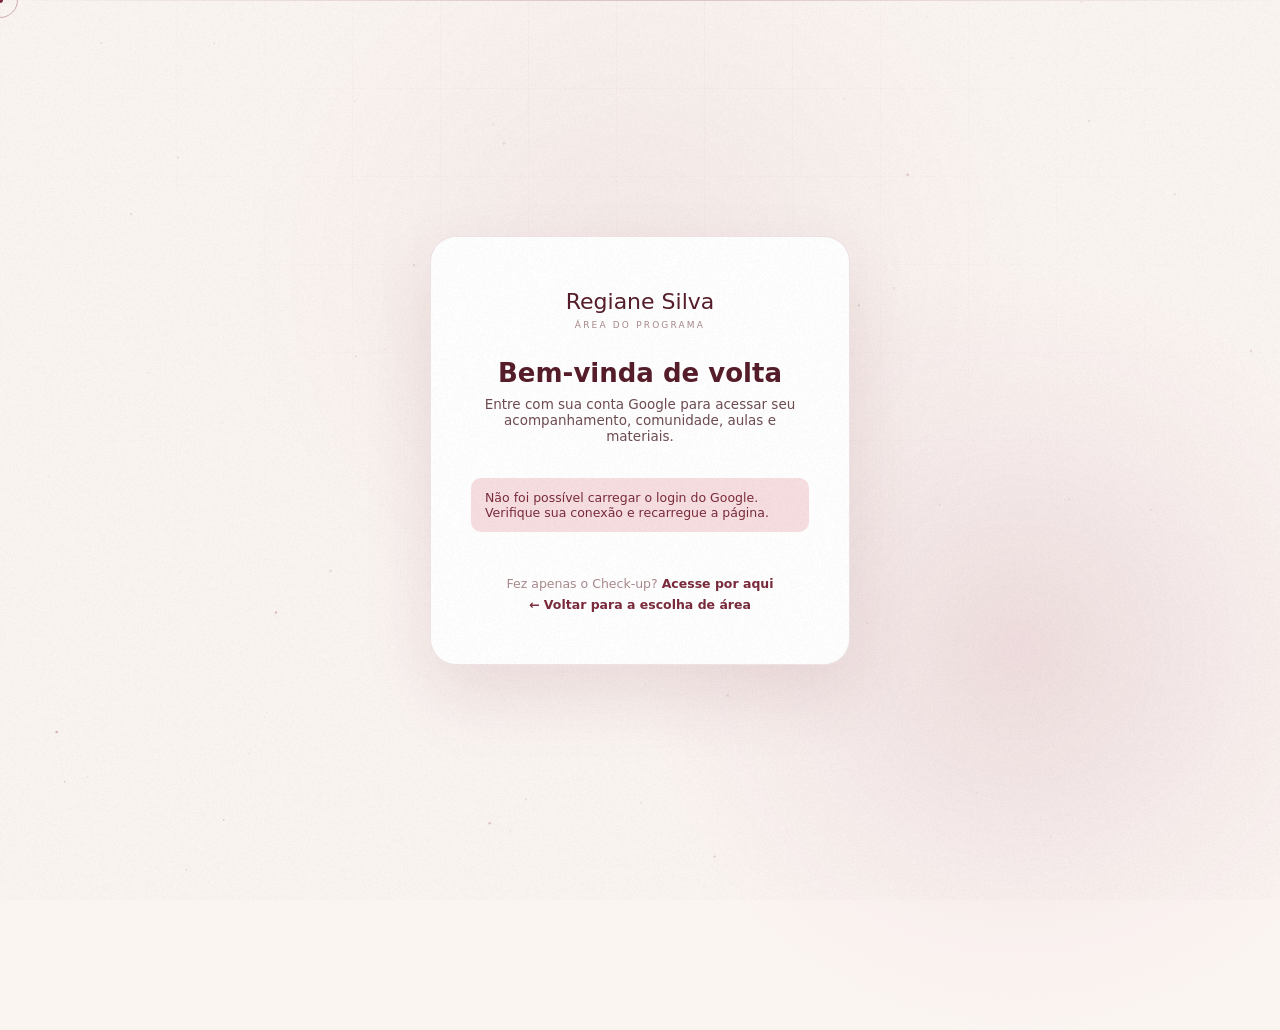
<file: membros/programa/login.html>
<!DOCTYPE html>
<html lang="pt-BR">
<head>
  <!-- Google tag (gtag.js) -->
  <script async src="https://www.googletagmanager.com/gtag/js?id=G-J4VXE3Y306"></script>
  <script>
    window.dataLayer = window.dataLayer || [];
    function gtag(){dataLayer.push(arguments);}
    gtag('js', new Date());
    gtag('config', 'G-J4VXE3Y306');
  </script>
<meta charset="UTF-8" />
<meta name="viewport" content="width=device-width, initial-scale=1.0" />
<title>Entrar — Área do Programa | Regiane Silva</title>
<link rel="icon" type="image/svg+xml" href="../../assets/img/favicon.svg" />
<link rel="stylesheet" href="../../assets/css/style.css" />
<script src="https://accounts.google.com/gsi/client" async defer></script>
</head>
<body>

<canvas id="bg-canvas"></canvas>
<canvas id="grain-canvas"></canvas>
<div class="grid-bg"></div>
<div class="scan-line"></div>
<div class="c-dot" id="cdot"></div>
<div class="c-ring" id="cring"></div>

<div id="loader">
  <div class="loader-mark">Regiane Silva</div>
  <div class="loader-bar-wrap"><div class="loader-bar" id="loader-bar"></div></div>
</div>

<div class="auth-shell">
  <div class="hero-glow" style="top:30%;"></div>
  <div class="auth-card reveal in">
    <div class="auth-logo">
      <div class="lg-name">Regiane Silva</div>
      <span class="lg-sub">Área do Programa</span>
    </div>
    <h1 class="auth-title">Bem-vinda de volta</h1>
    <p class="auth-sub">Entre com sua conta Google para acessar seu acompanhamento, comunidade, aulas e materiais.</p>

    <div class="auth-error" id="auth-error"></div>

    <div id="g_signin_btn" style="display:flex;justify-content:center;"></div>

    <p class="auth-foot" style="margin-top:26px;">Fez apenas o Check-up? <a href="../checkup/login.html">Acesse por aqui</a></p>
    <p class="auth-foot" style="margin-top:6px;"><a href="../index.html">← Voltar para a escolha de área</a></p>
  </div>
</div>

<script src="../../assets/js/api.js"></script>
<script src="../../assets/js/main.js"></script>
<script>
  window.addEventListener('load', function(){
    if(typeof google === 'undefined' || !google.accounts){
      document.getElementById('auth-error').textContent = 'Não foi possível carregar o login do Google. Verifique sua conexão e recarregue a página.';
      document.getElementById('auth-error').classList.add('show');
      return;
    }
    google.accounts.id.initialize({
      client_id: GOOGLE_CLIENT_ID,
      callback: handleGoogleCredential
    });
    google.accounts.id.renderButton(document.getElementById('g_signin_btn'), {
      theme: 'outline', size: 'large', shape: 'pill', text: 'continue_with', width: 300
    });
  });

  async function handleGoogleCredential(response){
    const err = document.getElementById('auth-error');
    err.classList.remove('show');

    if(!apiConfigured()){
      // Backend ainda não publicado: modo demonstração — entra com o e-mail do Google, sem checar cadastro.
      const payload = JSON.parse(atob(response.credential.split('.')[1].replace(/-/g,'+').replace(/_/g,'/')));
      sessionStorage.setItem('rs_programa_email', payload.email);
      sessionStorage.setItem('rs_programa_nome', payload.name || '');
      window.location.href = 'dashboard.html';
      return;
    }

    const result = await apiPost('googleLoginPrograma', { idToken: response.credential });
    if(result.ok){
      sessionStorage.setItem('rs_programa_email', result.email);
      sessionStorage.setItem('rs_programa_nome', result.nome || '');
      sessionStorage.setItem('rs_programa_admin', result.admin ? '1' : '0');
      sessionStorage.setItem('rs_programa_idtoken', response.credential);
      window.location.href = 'dashboard.html';
    } else {
      err.textContent = result.error || 'Não foi possível entrar com esta conta Google.';
      err.classList.add('show');
    }
  }
</script>
</body>
</html>
</file>
<file: assets/css/style.css>
/* ============================================================
   REGIANE SILVA — Nutrição Funcional
   Design system: minimalista, fundo claro, paleta rosé→marsala
   ============================================================ */

*, *::before, *::after { margin:0; padding:0; box-sizing:border-box; }

:root{
  /* base — claro, quente */
  --bg:            #FBF5F2;
  --bg-soft:       #F6E9E6;
  --surface:       #FFFFFF;
  --surface-tint:  #FDF4F1;

  /* rosé → marsala */
  --marsala:       #7A2A3B;
  --marsala-deep:  #551D29;
  --marsala-ink:   #3B2024;
  --rose:          #C6899A;
  --rose-soft:     #E8C9CE;
  --rose-mist:     #F1DCDF;
  --gold:          #B08D5C;

  /* texto */
  --ink:           #3B2024;
  --ink-soft:      #6E4C51;
  --muted:         #A98A8D;
  --hairline:      rgba(122,42,59,.12);
  --hairline-soft: rgba(122,42,59,.07);

  --nav-h: 84px;
  --sans: 'Inter','Segoe UI',system-ui,-apple-system,sans-serif;
  --serif: var(--sans);
}

html{ scroll-behavior:smooth; scroll-padding-top:var(--nav-h); }
body{
  font-family:var(--sans);
  background:var(--bg);
  color:var(--ink);
  overflow-x:hidden;
  cursor:none;
}
a{ color:inherit; }
img{ max-width:100%; display:block; }

/* ── custom cursor ── */
.c-dot{ position:fixed; width:6px; height:6px; background:var(--marsala); border-radius:50%; pointer-events:none; z-index:2147483647; transform:translate(-50%,-50%); }
.c-ring{ position:fixed; width:36px; height:36px; border:1.5px solid rgba(122,42,59,.35); border-radius:50%; pointer-events:none; z-index:2147483646; transform:translate(-50%,-50%); transition:width .28s,height .28s,border-color .28s,background .28s; }
.c-ring.hov{ width:60px; height:60px; border-color:var(--marsala); background:rgba(122,42,59,.05); }
.c-ring.clk{ width:20px; height:20px; }
@media (hover:none), (pointer:coarse){ .c-dot,.c-ring{ display:none; } body{ cursor:auto; } }

/* ── grain overlay ── */
#grain-canvas{ position:fixed; inset:0; z-index:9997; pointer-events:none; opacity:.025; mix-blend-mode:multiply; }

/* ── petals bg canvas ── */
#bg-canvas{ position:fixed; inset:0; z-index:0; pointer-events:none; }

/* ── spotlight follow ── */
body::after{ content:''; position:fixed; inset:0; pointer-events:none; z-index:1;
  background:radial-gradient(720px circle at var(--smx,50%) var(--smy,30%), rgba(122,42,59,.05), transparent 55%); }

/* ── grid overlay ── */
.grid-bg{ position:fixed; inset:0; z-index:1; pointer-events:none;
  background-image:linear-gradient(rgba(122,42,59,.025) 1px,transparent 1px),linear-gradient(90deg,rgba(122,42,59,.025) 1px,transparent 1px);
  background-size:88px 88px;
  mask-image:radial-gradient(ellipse 100% 100% at 50% 0%,black 0%,transparent 72%); }

/* ── scan line ── */
@keyframes scan{ 0%{top:-2px} 100%{top:100%} }
.scan-line{ position:fixed; left:0; right:0; height:1px; z-index:2; pointer-events:none;
  background:linear-gradient(to right,transparent 0%,rgba(122,42,59,.10) 25%,rgba(122,42,59,.2) 50%,rgba(122,42,59,.1) 75%,transparent 100%);
  animation:scan 13s linear infinite; }

/* ── loader ── */
#loader{ position:fixed; inset:0; background:var(--bg); z-index:99999; display:flex; flex-direction:column; align-items:center; justify-content:center; gap:22px; transition:opacity .6s ease; }
#loader.out{ opacity:0; pointer-events:none; }
.loader-mark{ font-family:var(--serif); font-size:15px; font-weight:600; letter-spacing:.32em; text-transform:uppercase; color:var(--marsala); }
.loader-bar-wrap{ width:170px; height:1px; background:var(--hairline); border-radius:2px; overflow:hidden; }
.loader-bar{ height:100%; width:0%; background:var(--marsala); transition:width .05s linear; }

/* ── nav ── */
nav{ position:fixed; top:0; width:100%; height:var(--nav-h); z-index:100; display:flex; align-items:center; justify-content:center;
  backdrop-filter:blur(16px); -webkit-backdrop-filter:blur(16px);
  background:rgba(251,245,242,.82); border-bottom:1px solid var(--hairline-soft); transition:border-color .3s; }
.nav-inner{ width:100%; max-width:1180px; padding:0 48px; display:flex; justify-content:space-between; align-items:center; }
.nav-logo{ display:flex; flex-direction:column; text-decoration:none; line-height:1; }
.nav-logo .lg-name{ font-family:var(--serif); font-size:19px; font-weight:600; color:var(--marsala-deep); letter-spacing:.01em; }
.nav-logo .lg-sub{ font-size:9px; font-weight:600; letter-spacing:.22em; text-transform:uppercase; color:var(--muted); margin-top:4px; }
.nav-links{ display:flex; gap:30px; list-style:none; align-items:center; }
.nav-links a{ color:var(--ink-soft); text-decoration:none; font-size:12.5px; font-weight:600; letter-spacing:.03em; transition:color .25s; }
.nav-links a:hover{ color:var(--marsala); }
.nav-cta{ color:#fff !important; background:var(--marsala) !important; padding:10px 20px !important; border-radius:100px !important; font-weight:700 !important; letter-spacing:.02em !important; }
.nav-cta:hover{ background:var(--marsala-deep) !important; }
.nav-toggle{ display:none; flex-direction:column; gap:5px; background:none; border:none; cursor:none; padding:6px; }
.nav-toggle span{ width:22px; height:1.5px; background:var(--marsala-deep); display:block; }

/* ── layout ── */
section{ position:relative; z-index:2; }
.container{ max-width:1180px; margin:0 auto; padding:130px 48px; }
.container-sm{ max-width:740px; margin:0 auto; padding:130px 48px; }
.container-center{ max-width:900px; margin:0 auto; padding:130px 48px; text-align:center; }

.sec-divider{ display:flex; align-items:center; gap:14px; margin-bottom:56px; }
.sec-divider .num{ font-size:9px; font-weight:700; letter-spacing:.22em; color:rgba(122,42,59,.28); white-space:nowrap; }
.sec-divider .line{ flex:1; height:1px; background:linear-gradient(to right,var(--hairline),transparent); }

.sec-tag{ display:inline-flex; align-items:center; gap:10px; margin-bottom:22px;
  font-size:9.5px; font-weight:700; letter-spacing:.26em; text-transform:uppercase; color:var(--rose); }
.sec-tag::before{ content:''; width:26px; height:1px; background:var(--rose); }

/* ── typography ── */
.h1{ font-family:var(--sans); font-size:clamp(34px,5.4vw,64px); font-weight:700; line-height:1.05; letter-spacing:-.03em; color:var(--marsala-deep); }
.h2{ font-family:var(--sans); font-size:clamp(26px,3.6vw,44px); font-weight:700; line-height:1.14; letter-spacing:-.025em; color:var(--marsala-deep); }
.h3{ font-family:var(--sans); font-size:20px; font-weight:700; letter-spacing:-.015em; color:var(--marsala-deep); }
.lead{ font-size:clamp(15px,1.6vw,18.5px); font-weight:400; line-height:1.75; color:var(--ink-soft); }
.eyebrow{ font-size:9.5px; font-weight:700; letter-spacing:.27em; text-transform:uppercase; color:var(--rose); }

/* ── buttons ── */
.btn{ display:inline-flex; align-items:center; gap:10px; font-family:var(--sans); font-size:14px; font-weight:700; padding:18px 38px; border-radius:100px; text-decoration:none; border:none; position:relative; overflow:hidden; transition:transform .3s,box-shadow .3s; cursor:none; }
.btn::before{ content:''; position:absolute; inset:0; background:linear-gradient(90deg,transparent,rgba(255,255,255,.35),transparent); transform:translateX(-100%); transition:transform .55s; }
.btn:hover::before{ transform:translateX(100%); }
.btn-primary{ background:var(--marsala); color:#fff; }
.btn-primary:hover{ transform:translateY(-4px); box-shadow:0 16px 40px rgba(122,42,59,.28); }
.btn-outline{ background:transparent; color:var(--marsala-deep); border:1px solid rgba(122,42,59,.28); }
.btn-outline:hover{ border-color:var(--marsala); background:rgba(122,42,59,.05); transform:translateY(-3px); }
.btn-sm{ padding:12px 24px; font-size:12.5px; }

/* ── keyframes ── */
@keyframes spin-slow{ to{ transform:rotate(360deg); } }
@keyframes spin-reverse{ to{ transform:rotate(-360deg); } }
@keyframes draw-path{ to{ stroke-dashoffset:0; } }
@keyframes pulse-node{ 0%,100%{ transform:scale(1); opacity:1; } 50%{ transform:scale(1.3); opacity:.7; } }
@keyframes dash-flow{ to{ stroke-dashoffset:-20; } }
@keyframes bounce-y{ 0%,100%{ transform:translateX(-50%) translateY(0); } 50%{ transform:translateX(-50%) translateY(8px); } }
@keyframes glow-pulse{ 0%,100%{ opacity:.7; transform:translate(-50%,-58%) scale(1); } 50%{ opacity:1; transform:translate(-50%,-58%) scale(1.08); } }
@keyframes breathe{ 0%,100%{ transform:scale(1); } 50%{ transform:scale(1.04); } }

/* ── reveal ── */
.reveal{ opacity:0; transform:translateY(30px); filter:blur(6px); transition:opacity .9s ease,transform .9s ease,filter .9s ease; }
.reveal.in{ opacity:1; transform:none; filter:none; }
.slide-l{ opacity:0; transform:translateX(-34px); transition:opacity .85s ease,transform .85s ease; }
.slide-l.in{ opacity:1; transform:none; }
.slide-r{ opacity:0; transform:translateX(34px); transition:opacity .85s ease,transform .85s ease; }
.slide-r.in{ opacity:1; transform:none; }
.d1{ transition-delay:.10s } .d2{ transition-delay:.20s } .d3{ transition-delay:.30s }
.d4{ transition-delay:.40s } .d5{ transition-delay:.50s } .d6{ transition-delay:.60s }

/* ── ripple ── */
.ripple-fx{ position:fixed; border-radius:50%; pointer-events:none; z-index:9996; }

/* ============================================================
   HERO
   ============================================================ */
.hero{ min-height:100vh; display:flex; flex-direction:column; align-items:center; justify-content:center; text-align:center; padding:var(--nav-h) 48px 80px; position:relative; overflow:hidden; }

.hero-rings{ position:absolute; inset:0; pointer-events:none; opacity:.14; }
.orbit{ fill:none; stroke:var(--rose); stroke-width:.6; transform-origin:center; }
.orbit-1{ stroke-dasharray:3 12; animation:spin-slow 110s linear infinite; }
.orbit-2{ stroke-dasharray:8 22; animation:spin-reverse 75s linear infinite; }
.orbit-3{ animation:spin-slow 160s linear infinite; }

.hero-glow{ position:absolute; width:760px; height:760px; border-radius:50%; top:46%; left:50%; pointer-events:none;
  background:radial-gradient(circle, rgba(198,137,154,.22) 0%, rgba(232,201,206,.14) 45%, transparent 72%);
  animation:glow-pulse 7s ease-in-out infinite; }

.hero-eyebrow{ font-size:9.5px; font-weight:700; letter-spacing:.3em; text-transform:uppercase; color:var(--rose); margin-bottom:30px;
  display:flex; align-items:center; justify-content:center; gap:14px; }
.hero-eyebrow::before,.hero-eyebrow::after{ content:''; width:40px; height:1px; background:rgba(122,42,59,.25); }

.hero .h1{ max-width:900px; margin:0 auto 28px; }
.hero .h1 em{ font-style:normal; display:block; color:var(--marsala);
  background:linear-gradient(135deg,#7A2A3B 30%,#C6899A 100%);
  -webkit-background-clip:text; background-clip:text; -webkit-text-fill-color:transparent; }
.hero .lead{ max-width:600px; margin:0 auto 46px; }

.hero-actions{ display:flex; gap:16px; flex-wrap:wrap; justify-content:center; }

.scroll-hint{ position:absolute; bottom:38px; left:50%; transform:translateX(-50%); display:flex; flex-direction:column; align-items:center; gap:8px; opacity:.45; animation:bounce-y 2.8s ease infinite; }
.scroll-hint span{ font-size:9px; font-weight:700; letter-spacing:.24em; text-transform:uppercase; color:var(--marsala); }

/* ============================================================
   PILLS / TRIED GRID
   ============================================================ */
.tried-grid{ display:grid; grid-template-columns:repeat(2,1fr); gap:12px; margin:40px 0; }
.tried-pill{ position:relative; padding:18px 22px; border:1px solid var(--hairline); border-radius:12px;
  background:var(--surface); font-size:15px; font-weight:500; color:var(--ink-soft);
  display:flex; align-items:center; gap:10px; transition:all .3s; overflow:hidden; }
.tried-pill::before{ content:''; width:5px; height:5px; border-radius:50%; background:var(--rose); flex-shrink:0; position:relative; z-index:1; }
.tried-pill .strike{ position:absolute; left:6%; right:6%; top:50%; height:2px; background:linear-gradient(90deg,transparent,var(--marsala) 15%,var(--marsala) 85%,transparent); transform:scaleX(0); transform-origin:left; transition:transform .7s cubic-bezier(.4,0,.2,1) .45s; }
.tried-pill.in .strike{ transform:scaleX(1); }
.tried-pill:hover{ border-color:rgba(122,42,59,.25); background:var(--surface-tint); transform:translateX(4px); }

/* ============================================================
   IDENTIFICAÇÃO (com qual problema você convive)
   ============================================================ */
.id-grid{ display:grid; grid-template-columns:repeat(3,1fr); gap:12px; margin:44px 0 32px; }
.id-pill{ padding:16px 20px; border:1px solid var(--hairline); border-radius:12px;
  background:var(--surface); font-size:14.5px; font-weight:600; color:var(--ink-soft);
  display:flex; align-items:center; gap:10px; transition:all .3s; }
.id-pill .chk{ width:18px; height:18px; border-radius:50%; background:var(--rose-mist); color:var(--marsala); flex-shrink:0; display:flex; align-items:center; justify-content:center; }
.id-pill .chk svg{ width:10px; height:10px; }
.id-pill:hover{ border-color:rgba(122,42,59,.25); background:var(--surface-tint); transform:translateY(-3px); box-shadow:0 10px 26px rgba(122,42,59,.08); }

/* ============================================================
   TIMELINE (mecanismo único simplificado)
   ============================================================ */
@keyframes energy-flow{ 0%{ background-position:0 -200%; } 100%{ background-position:0 200%; } }
@keyframes node-glow{ 0%,100%{ box-shadow:0 0 0 0 rgba(122,42,59,.45); } 50%{ box-shadow:0 0 0 10px rgba(122,42,59,0); } }
.timeline{ position:relative; margin:64px auto; max-width:660px; padding-left:0; }
.timeline::before{ content:''; position:absolute; top:6px; bottom:6px; left:50%; width:3px; transform:translateX(-50%); border-radius:4px;
  background:linear-gradient(var(--hairline),var(--hairline)); }
.timeline::after{ content:''; position:absolute; top:6px; bottom:6px; left:50%; width:3px; transform:translateX(-50%); border-radius:4px;
  background:repeating-linear-gradient(180deg,transparent 0,transparent 30%,var(--rose) 45%,var(--marsala) 55%,transparent 70%,transparent 100%);
  background-size:100% 220px; animation:energy-flow 3.5s linear infinite; opacity:.85; }
.timeline-step{ position:relative; display:grid; grid-template-columns:1fr 60px 1fr; align-items:center; column-gap:0; margin-bottom:36px; z-index:1; }
.timeline-step:last-child{ margin-bottom:0; }
.timeline-card{ max-width:220px; padding:16px 22px; border-radius:18px; background:var(--surface); border:1px solid var(--hairline);
  font-family:var(--sans); font-weight:700; font-size:14.5px; line-height:1.35; color:var(--marsala-deep); transition:all .35s; white-space:normal; }
.timeline-step:nth-child(odd) .timeline-card{ grid-column:1; justify-self:end; text-align:right; }
.timeline-step:nth-child(even) .timeline-card{ grid-column:3; justify-self:start; text-align:left; }
.timeline-step:hover .timeline-card{ border-color:rgba(122,42,59,.3); box-shadow:0 16px 36px rgba(122,42,59,.14); transform:translateY(-3px) scale(1.03); }
.timeline-step .tn{ grid-column:2; justify-self:center; width:30px; height:30px; border-radius:50%; background:var(--marsala); color:#fff; font-size:13px; font-weight:800; display:flex; align-items:center; justify-content:center; flex-shrink:0;
  position:relative; z-index:2; animation:node-glow 2.6s ease-in-out infinite; }
.timeline-step:nth-child(2) .tn{ animation-delay:.4s; } .timeline-step:nth-child(3) .tn{ animation-delay:.8s; }
.timeline-step:nth-child(4) .tn{ animation-delay:1.2s; } .timeline-step:nth-child(5) .tn{ animation-delay:1.6s; } .timeline-step:nth-child(6) .tn{ animation-delay:2s; }

/* ============================================================
   QUOTES (quem chega até mim)
   ============================================================ */
.quotes-grid{ display:grid; grid-template-columns:repeat(2,1fr); gap:14px; margin-top:44px; }
.quote-pill{ padding:22px 26px; border-radius:16px; background:var(--surface); border:1px solid var(--hairline); font-size:15.5px; font-weight:500; color:var(--ink-soft); font-style:italic; transition:all .3s; position:relative; }
.quote-pill::before{ content:'“'; position:absolute; top:6px; left:16px; font-size:34px; font-style:normal; color:var(--rose-soft); font-family:Georgia,serif; line-height:1; }
.quote-pill{ padding-left:44px; }
.quote-pill:hover{ border-color:rgba(122,42,59,.22); background:var(--surface-tint); transform:translateY(-3px); }

/* ============================================================
   DEPOIMENTOS — carrossel do Google
   ============================================================ */
.testi-carousel{ position:relative; max-width:720px; margin:48px auto 0; min-height:260px; }
.testi-slide{ position:absolute; inset:0; padding:38px 40px; border-radius:22px; background:var(--surface); border:1px solid var(--hairline);
  display:flex; flex-direction:column; align-items:center; text-align:center; box-shadow:0 20px 50px rgba(122,42,59,.08);
  opacity:0; transform:translateY(14px) scale(.98); transition:opacity .6s ease, transform .6s ease; pointer-events:none; }
.testi-slide.active{ opacity:1; transform:translateY(0) scale(1); pointer-events:auto; position:relative; }
.testi-google{ display:flex; align-items:center; gap:8px; font-size:11px; font-weight:700; letter-spacing:.12em; text-transform:uppercase; color:var(--muted); margin-bottom:16px; }
.testi-stars{ color:var(--rose); font-size:16px; letter-spacing:3px; margin-bottom:16px; }
.testi-text{ font-size:16px; line-height:1.75; color:var(--ink-soft); font-style:italic; max-width:560px; }
.testi-name{ margin-top:22px; font-size:14px; font-weight:700; color:var(--marsala-deep); }
.testi-src{ font-size:11.5px; color:var(--muted); margin-top:2px; }
.testi-dots{ display:flex; gap:8px; justify-content:center; margin-top:24px; }
.testi-dot{ width:7px; height:7px; border-radius:50%; background:var(--rose-soft); border:none; padding:0; transition:all .3s; cursor:none; }
.testi-dot.active{ background:var(--marsala); width:22px; border-radius:4px; }

/* ============================================================
   JOURNEY / MECHANISM SVG
   ============================================================ */
.journey-wrapper{ width:100%; margin:56px 0 20px; }
.journey-illustration{ width:100%; height:auto; display:block; overflow:visible; }
.path-animated{ stroke-dasharray:2000; stroke-dashoffset:2000; animation:draw-path 3s ease forwards .4s; }
.journey-group{ transition:transform .3s cubic-bezier(.175,.885,.32,1.275); transform-box:fill-box; transform-origin:center; }
.journey-group:hover{ transform:scale(1.16); }
.node-text{ font-family:var(--sans); font-size:12.5px; font-weight:700; fill:var(--ink-soft); pointer-events:none; }

/* ============================================================
   GLASS / SOFT CARDS
   ============================================================ */
.glass-card{ position:relative; padding:40px 32px; border-radius:22px;
  background:var(--surface); border:1px solid var(--hairline);
  overflow:hidden; transition:border-color .4s,box-shadow .4s,transform .12s ease; box-shadow:0 2px 24px rgba(122,42,59,.04); }
.glass-card::before{ content:''; position:absolute; inset:0; border-radius:inherit;
  background:radial-gradient(circle at var(--bx,50%) var(--by,50%), rgba(198,137,154,.16) 0%, transparent 65%);
  opacity:0; transition:opacity .4s; }
.glass-card:hover{ border-color:rgba(122,42,59,.22); box-shadow:0 18px 46px rgba(122,42,59,.1); }
.glass-card:hover::before{ opacity:1; }

.card-num{ font-size:9px; font-weight:700; letter-spacing:.2em; color:var(--rose); margin-bottom:20px; display:block; text-transform:uppercase; }
.card-title{ font-family:var(--serif); font-size:19px; font-weight:600; letter-spacing:-.01em; margin-bottom:10px; color:var(--marsala-deep); }
.card-text{ font-size:14.5px; line-height:1.72; color:var(--ink-soft); }

.identify-grid{ display:grid; grid-template-columns:repeat(3,1fr); gap:16px; margin-top:44px; }

/* ============================================================
   PAIN LIST
   ============================================================ */
.pain-list{ list-style:none; margin-top:48px; display:flex; flex-direction:column; gap:12px; }
.pain-item-outer{ position:relative; overflow:hidden; border-radius:14px; padding:1.5px; }
.pain-item-outer::before{ content:''; position:absolute; top:-100%; left:-100%; width:300%; height:300%;
  background:conic-gradient(transparent, transparent 60%, rgba(122,42,59,.5) 100%);
  animation:spin-slow 4s linear infinite; pointer-events:none; }
.pain-item-inner{ display:flex; align-items:flex-start; gap:14px; padding:20px 24px;
  background:var(--surface); border-radius:13px; border:1px solid var(--hairline-soft);
  font-size:15.5px; font-weight:500; color:var(--ink-soft); line-height:1.5; position:relative; z-index:1; }
.pain-box{ width:16px; height:16px; flex-shrink:0; margin-top:3px; border:1.5px solid var(--rose); border-radius:5px; }

/* ============================================================
   BEFORE / AFTER
   ============================================================ */
.ba-grid{ display:grid; grid-template-columns:1fr 1fr; gap:20px; margin-top:48px; }
.ba-col{ padding:36px 30px; border-radius:20px; border:1px solid var(--hairline); }
.ba-col.before{ background:var(--surface); }
.ba-col.after{ background:linear-gradient(160deg,var(--marsala) 0%,var(--marsala-deep) 100%); }
.ba-col h4{ font-size:10px; font-weight:700; letter-spacing:.2em; text-transform:uppercase; margin-bottom:22px; }
.ba-col.before h4{ color:var(--rose); }
.ba-col.after h4{ color:rgba(255,255,255,.7); }
.ba-item{ font-size:14.5px; line-height:1.6; padding:12px 0; border-bottom:1px solid var(--hairline-soft); }
.ba-col.after .ba-item{ border-bottom-color:rgba(255,255,255,.12); color:#fff; }
.ba-col.before .ba-item{ color:var(--ink-soft); }
.ba-item:last-child{ border-bottom:none; }

/* ============================================================
   PRODUCT LADDER (ESTEIRA)
   ============================================================ */
.ladder-track{ display:flex; gap:20px; margin-top:52px; overflow-x:auto; padding-bottom:24px; scroll-snap-type:x proximity; }
.ladder-track::-webkit-scrollbar{ height:5px; }
.ladder-track::-webkit-scrollbar-thumb{ background:var(--rose-soft); border-radius:4px; }
.ladder-card{ scroll-snap-align:start; flex:0 0 300px; padding:34px 28px; border-radius:22px;
  background:var(--surface); border:1px solid var(--hairline); position:relative; overflow:hidden;
  transition:border-color .35s,box-shadow .35s,transform .3s; display:flex; flex-direction:column; }
.ladder-card:hover{ transform:translateY(-8px); border-color:rgba(122,42,59,.25); box-shadow:0 20px 50px rgba(122,42,59,.12); }
.ladder-step{ width:34px; height:34px; border-radius:50%; background:var(--rose-mist); color:var(--marsala-deep);
  display:flex; align-items:center; justify-content:center; font-family:var(--serif); font-weight:600; font-size:14px; margin-bottom:22px; }
.ladder-card.featured .ladder-step{ background:var(--marsala); color:#fff; }
.ladder-card.featured{ background:linear-gradient(165deg,var(--marsala) 0%,var(--marsala-deep) 100%); border-color:transparent; }
.ladder-card.featured .h3, .ladder-card.featured .ladder-goal{ color:#fff; }
.ladder-card.featured .ladder-desc{ color:rgba(255,255,255,.78); }
.ladder-card.featured .ladder-tag{ color:rgba(255,255,255,.55); }
.ladder-tag{ font-size:9px; font-weight:700; letter-spacing:.18em; text-transform:uppercase; color:var(--rose); margin-bottom:8px; }
.ladder-goal{ font-size:13px; color:var(--ink-soft); line-height:1.5; margin:12px 0 16px; }
.ladder-desc{ font-size:14px; line-height:1.7; color:var(--ink-soft); flex:1; }
.ladder-promise{ font-size:13px; font-style:normal; font-weight:600; color:var(--marsala); margin-top:16px; line-height:1.55; font-family:var(--sans); }

/* ============================================================
   METHOD / MECHANISM STEPS
   ============================================================ */
.method-grid{ display:grid; grid-template-columns:repeat(3,1fr); gap:18px; margin-top:56px; }
.method-card{ position:relative; padding:44px 34px; background:var(--surface); border:1px solid var(--hairline); border-radius:22px; overflow:hidden; transition:border-color .4s,box-shadow .4s,transform .12s ease; display:flex; flex-direction:column; }
.method-card::before{ content:''; position:absolute; inset:0;
  background:radial-gradient(circle at var(--bx,50%) var(--by,50%), rgba(198,137,154,.18) 0%, transparent 65%);
  opacity:0; transition:opacity .4s; }
.method-card:hover{ border-color:rgba(122,42,59,.22); box-shadow:0 18px 46px rgba(122,42,59,.1); }
.method-card:hover::before{ opacity:1; }

.method-visual{ width:100%; height:90px; margin-bottom:26px; display:flex; align-items:center; justify-content:flex-start; overflow:visible; }
.radar-line{ transform-origin:50px 50px; animation:spin-slow 3s linear infinite; }
.loop-circle{ transform-origin:center; animation:pulse-node 3s infinite ease-in-out; }

.method-card .etapa{ font-size:9px; font-weight:700; letter-spacing:.18em; text-transform:uppercase; color:var(--rose); margin-bottom:12px; }
.method-card p{ font-size:14.5px; color:var(--ink-soft); line-height:1.72; margin-top:10px; }

/* ============================================================
   BELIEFS SPLIT
   ============================================================ */
.beliefs-split{ display:grid; grid-template-columns:1fr 1fr; gap:22px; margin-top:48px; }
.belief-col{ position:relative; padding:38px 32px; border-radius:20px; border:1px solid var(--hairline); background:var(--surface); overflow:hidden; transition:border-color .4s,box-shadow .4s,transform .12s ease; }
.belief-col::before{ content:''; position:absolute; inset:0; border-radius:inherit;
  background:radial-gradient(circle at var(--bx,50%) var(--by,50%), rgba(198,137,154,.16) 0%, transparent 65%);
  opacity:0; transition:opacity .4s; }
.belief-col:hover{ border-color:rgba(122,42,59,.22); box-shadow:0 18px 42px rgba(122,42,59,.1); }
.belief-col:hover::before{ opacity:1; }
.belief-col h4{ font-size:10px; font-weight:700; letter-spacing:.2em; text-transform:uppercase; margin-bottom:24px; color:var(--rose); position:relative; }
.belief-list{ list-style:none; display:flex; flex-direction:column; gap:16px; position:relative; }
.belief-list li{ font-size:14.5px; color:var(--ink-soft); line-height:1.5; padding-left:34px; position:relative;
  opacity:0; transform:translateX(-10px); transition:opacity .5s ease,transform .5s ease; }
.belief-col.in .belief-list li{ opacity:1; transform:none; }
.belief-list li:nth-child(1){ transition-delay:.05s } .belief-list li:nth-child(2){ transition-delay:.15s }
.belief-list li:nth-child(3){ transition-delay:.25s } .belief-list li:nth-child(4){ transition-delay:.35s }
.belief-list li:nth-child(5){ transition-delay:.45s } .belief-list li:nth-child(6){ transition-delay:.55s }
.belief-list .badge{ position:absolute; left:0; top:0; width:20px; height:20px; border-radius:50%; display:flex; align-items:center; justify-content:center; }
.belief-list.yes .badge{ background:var(--rose-mist); color:var(--marsala); }
.belief-list.no .badge{ background:var(--bg-soft); color:var(--muted); }
.belief-list .badge svg{ width:11px; height:11px; stroke-dasharray:40; stroke-dashoffset:40; transition:stroke-dashoffset .5s ease .3s; }
.belief-col.in .belief-list .badge svg{ stroke-dashoffset:0; }

/* ============================================================
   ABOUT
   ============================================================ */
.about-wrap{ display:grid; grid-template-columns:1fr 1.2fr; gap:76px; align-items:center; }
.photo-frame{ position:relative; perspective:1200px; }
.photo-frame-glow{ position:absolute; width:120%; height:120%; top:-10%; left:-10%; border-radius:50%; pointer-events:none; z-index:0;
  background:radial-gradient(circle, rgba(198,137,154,.35) 0%, rgba(232,201,206,.16) 45%, transparent 70%);
  animation:glow-pulse 6s ease-in-out infinite; }
.photo-border{ position:relative; padding:2px; border-radius:26px; overflow:hidden; width:100%; max-width:400px; aspect-ratio:4/5; z-index:1;
  transition:transform .25s ease-out; transform-style:preserve-3d; box-shadow:0 30px 70px rgba(122,42,59,.16); }
.photo-border::before{ content:''; position:absolute; top:-50%; left:-50%; width:200%; height:200%;
  background:conic-gradient(transparent,transparent 68%,rgba(122,42,59,.85) 78%,transparent 80%);
  animation:spin-slow 5s linear infinite; }
.photo-border::after{ content:''; position:absolute; inset:2px; background:var(--bg); border-radius:24px; z-index:1; }
.photo-placeholder{ position:relative; z-index:2; width:100%; height:100%; border-radius:24px; display:flex; align-items:center; justify-content:center;
  background:linear-gradient(160deg,var(--rose-mist) 0%,var(--rose-soft) 55%,var(--rose) 100%); }
.photo-placeholder span{ font-family:var(--serif); font-size:15px; color:var(--marsala-deep); letter-spacing:.06em; opacity:.75; text-align:center; padding:0 30px; }
.photo-border img{ position:relative; z-index:2; width:100%; height:100%; object-fit:cover; border-radius:24px; display:block; transition:transform 4s cubic-bezier(.2,0,.2,1); }
.photo-frame:hover .photo-border img{ transform:scale(1.08); }
.photo-coord{ position:absolute; bottom:-24px; right:0; font-size:9px; font-weight:700; letter-spacing:.18em; text-transform:uppercase; color:var(--muted); }

/* ============================================================
   PILLARS
   ============================================================ */
.pillars-grid{ display:grid; grid-template-columns:repeat(5,1fr); gap:14px; margin-top:48px; }
.pillar-chip{ padding:20px 18px; text-align:center; border-radius:16px; border:1px solid var(--hairline); background:var(--surface); font-size:13px; font-weight:600; color:var(--ink-soft); transition:all .3s; }
.pillar-chip:hover{ border-color:rgba(122,42,59,.24); background:var(--surface-tint); transform:translateY(-4px); }
.pillar-chip .pn{ display:block; font-family:var(--serif); font-size:18px; color:var(--rose); margin-bottom:8px; }

/* ============================================================
   FINAL CTA
   ============================================================ */
.cta-wrap{ max-width:900px; margin:0 auto; }
.cta-outer{ position:relative; border-radius:34px; padding:2px; overflow:hidden; background:var(--rose-mist); }
.cta-outer::before{ content:''; position:absolute; top:-100%; left:-100%; width:300%; height:300%;
  background:conic-gradient(transparent 0%,transparent 88%,rgba(122,42,59,.9) 90%,transparent 92%);
  animation:spin-slow 9s linear infinite; }
.cta-inner{ position:relative; z-index:2; background-color:var(--marsala-deep);
  background-image:radial-gradient(circle at 50% -10%,rgba(255,255,255,.1) 0%,transparent 55%), linear-gradient(165deg,var(--marsala) 0%,var(--marsala-deep) 100%);
  border-radius:32px; padding:100px 52px; text-align:center; }
.cta-inner .eyebrow{ color:rgba(255,255,255,.75); }
.cta-inner .h2{ color:#fff; }
.cta-inner .lead{ color:rgba(255,255,255,.8); }
.cta-steps{ display:flex; gap:10px; justify-content:center; flex-wrap:wrap; margin:40px 0 48px; }
.cta-step{ padding:11px 18px; background:rgba(255,255,255,.09); border:1px solid rgba(255,255,255,.16); border-radius:100px;
  font-size:13px; font-weight:500; color:#fff; display:flex; align-items:center; gap:8px; transition:all .3s; }
.cta-step:hover{ background:rgba(255,255,255,.16); transform:translateY(-3px); }
.cta-step-n{ width:20px; height:20px; border-radius:50%; background:rgba(255,255,255,.18); font-size:10px; font-weight:700; color:#fff; display:flex; align-items:center; justify-content:center; flex-shrink:0; }
.cta-inner .btn-primary{ background:#fff; color:var(--marsala-deep); }
.cta-inner .btn-primary:hover{ box-shadow:0 16px 40px rgba(0,0,0,.2); }

/* ============================================================
   LOCALIZAÇÃO / ATENDIMENTO PRESENCIAL
   ============================================================ */
.local-grid{ display:grid; grid-template-columns:1fr 1fr; gap:44px; align-items:center; margin-top:44px; }
.map-frame-wrap{ position:relative; border-radius:22px; padding:2px; overflow:hidden; }
.map-frame-wrap::before{ content:''; position:absolute; inset:0; border-radius:inherit; padding:2px;
  background:linear-gradient(160deg,var(--rose) 0%,var(--marsala) 100%); -webkit-mask:linear-gradient(#fff 0 0) content-box,linear-gradient(#fff 0 0); -webkit-mask-composite:xor; mask-composite:exclude; }
.map-frame{ width:100%; height:380px; border:0; border-radius:20px; display:block; filter:saturate(.55) sepia(.12); }
.local-address{ font-size:15.5px; color:var(--ink-soft); line-height:1.8; margin:18px 0 28px; }
.local-address strong{ color:var(--marsala-deep); }
.local-actions{ display:flex; gap:14px; flex-wrap:wrap; }

/* ── footer ── */
footer{ background:var(--bg); border-top:1px solid var(--hairline-soft); padding:56px 48px 40px; position:relative; z-index:2; }
.footer-inner{ max-width:1180px; margin:0 auto; display:flex; justify-content:space-between; align-items:flex-end; flex-wrap:wrap; gap:24px; }
.footer-brand .lg-name{ font-family:var(--serif); font-size:18px; color:var(--marsala-deep); }
.footer-brand p{ font-size:12px; color:var(--muted); margin-top:8px; max-width:280px; line-height:1.6; }
.footer-links{ display:flex; gap:28px; flex-wrap:wrap; }
.footer-links a{ font-size:12.5px; color:var(--ink-soft); text-decoration:none; transition:color .3s; }
.footer-links a:hover{ color:var(--marsala); }
.footer-bottom{ max-width:1180px; margin:36px auto 0; padding-top:24px; border-top:1px solid var(--hairline-soft); font-size:11.5px; color:var(--muted); text-align:center; }

/* ============================================================
   MEMBER AREA
   ============================================================ */
.auth-shell{ min-height:100vh; display:flex; align-items:center; justify-content:center; padding:40px 24px; position:relative; }
.auth-card{ width:100%; max-width:420px; background:var(--surface); border:1px solid var(--hairline); border-radius:26px; padding:52px 40px; position:relative; z-index:2; box-shadow:0 30px 70px rgba(122,42,59,.12); }
.auth-logo{ text-align:center; margin-bottom:8px; }
.auth-logo .lg-name{ font-family:var(--serif); font-size:22px; color:var(--marsala-deep); }
.auth-logo .lg-sub{ font-size:9px; letter-spacing:.24em; text-transform:uppercase; color:var(--muted); display:block; margin-top:6px; }
.auth-title{ font-family:var(--serif); font-size:26px; color:var(--marsala-deep); text-align:center; margin:28px 0 8px; }
.auth-sub{ font-size:13.5px; color:var(--ink-soft); text-align:center; margin-bottom:34px; }
.field{ margin-bottom:18px; }
.field label{ display:block; font-size:11px; font-weight:700; letter-spacing:.08em; text-transform:uppercase; color:var(--ink-soft); margin-bottom:8px; }
.field input{ width:100%; padding:14px 16px; border-radius:12px; border:1px solid var(--hairline); background:var(--surface-tint); font-size:14.5px; color:var(--ink); font-family:var(--sans); transition:border-color .25s,box-shadow .25s; cursor:auto; }
.field input:focus{ outline:none; border-color:var(--rose); box-shadow:0 0 0 4px rgba(198,137,154,.16); }
.auth-submit{ width:100%; justify-content:center; margin-top:8px; }
.auth-foot{ text-align:center; margin-top:22px; font-size:12.5px; color:var(--muted); }
.auth-foot a{ color:var(--marsala); font-weight:600; text-decoration:none; }
.auth-demo{ margin-top:22px; padding:14px 16px; border-radius:12px; background:var(--rose-mist); font-size:12px; color:var(--marsala-deep); line-height:1.6; text-align:center; }
.auth-error{ background:#F7DEE0; color:#7A2A3B; font-size:12.5px; padding:12px 14px; border-radius:10px; margin-bottom:18px; display:none; }
.auth-error.show{ display:block; }

.google-btn{ width:100%; display:flex; align-items:center; justify-content:center; gap:12px; padding:14px 18px; border-radius:100px;
  border:1px solid var(--hairline); background:var(--surface); color:var(--ink); font-family:var(--sans); font-size:14.5px; font-weight:700;
  cursor:none; transition:all .25s; }
.google-btn:hover{ border-color:rgba(122,42,59,.3); box-shadow:0 10px 26px rgba(122,42,59,.1); transform:translateY(-2px); }
.google-btn svg{ width:19px; height:19px; flex-shrink:0; }
.auth-divider{ display:flex; align-items:center; gap:14px; margin:26px 0; }
.auth-divider .line{ flex:1; height:1px; background:var(--hairline); }
.auth-divider span{ font-size:10.5px; font-weight:700; letter-spacing:.1em; text-transform:uppercase; color:var(--muted); }

/* ── member dashboard shell ── */
.mem-shell{ display:flex; min-height:100vh; }
.mem-side{ width:264px; flex-shrink:0; background:var(--surface); border-right:1px solid var(--hairline-soft); padding:32px 24px; position:sticky; top:0; height:100vh; display:flex; flex-direction:column; z-index:20; }
.mem-side .lg-name{ font-family:var(--serif); font-size:18px; color:var(--marsala-deep); }
.mem-side .lg-sub{ font-size:9px; letter-spacing:.2em; text-transform:uppercase; color:var(--muted); margin-top:4px; display:block; }
.mem-nav{ list-style:none; margin-top:40px; display:flex; flex-direction:column; gap:4px; flex:1; }
.mem-nav a{ display:flex; align-items:center; gap:12px; padding:12px 14px; border-radius:12px; text-decoration:none; color:var(--ink-soft); font-size:14px; font-weight:600; transition:all .25s; }
.mem-nav a .ico{ width:18px; height:18px; flex-shrink:0; }
.mem-nav a:hover{ background:var(--surface-tint); color:var(--marsala); }
.mem-nav a.active{ background:var(--marsala); color:#fff; }
.mem-user{ padding-top:20px; border-top:1px solid var(--hairline-soft); display:flex; align-items:center; gap:12px; }
.mem-avatar{ width:38px; height:38px; border-radius:50%; background:linear-gradient(160deg,var(--rose) 0%,var(--marsala) 100%); flex-shrink:0; }
.mem-avatar.avatar-initials,.comm-avatars span.avatar-initials{ display:inline-flex; align-items:center; justify-content:center; box-sizing:border-box; color:#fff; text-align:center; line-height:1; font-size:12px; font-weight:700; letter-spacing:.02em; }
.mem-avatar.has-photo,.fc-avatar.has-photo{ background-size:cover; background-position:center; background-repeat:no-repeat; }
#patient-avatar{ cursor:pointer; }
.mem-user-name{ font-size:13px; font-weight:700; color:var(--ink); }
.mem-user-role{ font-size:11px; color:var(--muted); }
.mem-logout{ margin-left:auto; font-size:11px; color:var(--muted); text-decoration:none; cursor:none; }
.mem-logout:hover{ color:var(--marsala); }

.mem-main{ flex:1; padding:52px 56px; max-width:1200px; }
.mem-hello{ font-family:var(--serif); font-size:32px; color:var(--marsala-deep); margin-bottom:6px; }
.mem-sub{ font-size:14.5px; color:var(--ink-soft); margin-bottom:44px; }

.mem-stats{ display:grid; grid-template-columns:repeat(4,1fr); gap:16px; margin-bottom:48px; }
.mem-stat{ padding:26px 24px; border-radius:18px; background:var(--surface); border:1px solid var(--hairline); }
.mem-stat .num{ font-family:var(--serif); font-size:28px; color:var(--marsala-deep); }
.mem-stat .lbl{ font-size:12px; color:var(--muted); margin-top:6px; }

.mem-grid{ display:grid; grid-template-columns:2fr 1fr; gap:22px; }
.mem-panel{ background:var(--surface); border:1px solid var(--hairline); border-radius:20px; padding:32px; }
.mem-panel h3{ font-family:var(--serif); font-size:19px; color:var(--marsala-deep); margin-bottom:20px; }

.mem-list-item{ display:flex; align-items:center; gap:16px; padding:16px 0; border-bottom:1px solid var(--hairline-soft); }
.mem-list-item:last-child{ border-bottom:none; }
.mli-icon{ width:44px; height:44px; border-radius:12px; background:var(--rose-mist); display:flex; align-items:center; justify-content:center; flex-shrink:0; color:var(--marsala); }
.mli-title{ font-size:14px; font-weight:700; color:var(--ink); }
.mli-sub{ font-size:12.5px; color:var(--muted); margin-top:2px; }
.mli-tag{ margin-left:auto; font-size:10px; font-weight:700; letter-spacing:.08em; text-transform:uppercase; color:var(--marsala); background:var(--rose-mist); padding:5px 10px; border-radius:100px; }

.mem-community{ display:grid; grid-template-columns:repeat(3,1fr); gap:16px; }
.comm-card{ padding:22px; border-radius:16px; background:var(--surface); border:1px solid var(--hairline); transition:all .3s; }
.comm-card:hover{ border-color:rgba(122,42,59,.22); transform:translateY(-4px); box-shadow:0 14px 34px rgba(122,42,59,.1); }
.comm-avatars{ display:flex; margin-bottom:14px; }
.comm-avatars span{ width:34px; height:34px; border-radius:50%; background:linear-gradient(160deg,var(--rose),var(--marsala-deep)); border:2px solid var(--surface); margin-left:-8px; }
.comm-avatars span:first-child{ margin-left:0; }

/* ── FEED DA COMUNIDADE (protótipo, sem persistência) ── */
.feed-post{ background:var(--surface); border:1px solid var(--hairline); border-radius:18px; padding:24px; margin-bottom:16px; }
.feed-head{ display:flex; align-items:center; gap:12px; margin-bottom:12px; }
.feed-name{ font-size:13.5px; font-weight:700; color:var(--ink); }
.feed-time{ font-size:11px; color:var(--muted); }
.feed-text{ font-size:14px; color:var(--ink-soft); line-height:1.6; margin-bottom:14px; }
.feed-photo{ display:block; width:100%; max-width:340px; max-height:360px; object-fit:cover; border-radius:12px; margin-top:10px; }
.feed-post>div.feed-photo:empty{ display:none; }
.feed-comments{ border-top:1px solid var(--hairline-soft); padding-top:12px; margin-top:4px; }
.feed-comment{ display:flex; gap:10px; margin-bottom:10px; font-size:13px; }
.feed-comment .fc-avatar{ width:26px; height:26px; border-radius:50%; background:linear-gradient(160deg,var(--rose) 0%,var(--marsala) 100%); flex-shrink:0; }
.feed-comment{ flex-wrap:wrap; }
.feed-comment>div:nth-child(2){ flex:1; min-width:0; }
.feed-image-button{ display:inline-flex; align-items:center; white-space:nowrap; color:var(--marsala); font-size:12px; font-weight:700; cursor:pointer; }
.feed-comment .fc-name{ font-weight:700; color:var(--ink); margin-right:6px; }
.feed-comment .fc-text{ color:var(--ink-soft); }
.feed-input-row{ display:flex; gap:10px; margin-top:12px; }
.feed-input-row input{ flex:1; padding:10px 16px; border-radius:100px; border:1px solid var(--hairline); background:var(--surface-tint); font-size:13px; font-family:var(--sans); cursor:auto; }
.feed-input-row input:focus{ outline:none; border-color:var(--rose); }
.feed-input-row button{ background:var(--marsala); color:#fff; border:none; border-radius:100px; padding:0 18px; font-size:12.5px; font-weight:700; cursor:none; }

.mem-progress-bar{ width:100%; height:6px; border-radius:4px; background:var(--rose-mist); overflow:hidden; margin-top:10px; }
.mem-progress-fill{ height:100%; background:linear-gradient(90deg,var(--rose),var(--marsala)); border-radius:4px; }

/* ── VIDEO / AULAS LIBRARY ── */
.video-toolbar{ display:flex; gap:10px; flex-wrap:wrap; margin-bottom:28px; }
.video-filter{ padding:9px 18px; border-radius:100px; border:1px solid var(--hairline); background:var(--surface); font-size:12.5px; font-weight:700; color:var(--ink-soft); transition:all .25s; cursor:none; }
.video-filter.active,.video-filter:hover{ background:var(--marsala); color:#fff; border-color:var(--marsala); }
.video-grid{ display:grid; grid-template-columns:repeat(3,1fr); gap:20px; }
.video-card{ border-radius:18px; overflow:hidden; background:var(--surface); border:1px solid var(--hairline); transition:all .3s; }
.video-card:hover{ border-color:rgba(122,42,59,.24); transform:translateY(-6px); box-shadow:0 20px 44px rgba(122,42,59,.12); }
.video-thumb{ position:relative; aspect-ratio:16/9; background:linear-gradient(150deg,var(--rose-mist) 0%,var(--rose-soft) 55%,var(--rose) 100%); display:flex; align-items:center; justify-content:center; }
.video-play{ width:52px; height:52px; border-radius:50%; background:rgba(255,255,255,.9); display:flex; align-items:center; justify-content:center; color:var(--marsala); box-shadow:0 8px 24px rgba(122,42,59,.25); transition:transform .3s; }
.video-card:hover .video-play{ transform:scale(1.1); }
.video-duration{ position:absolute; bottom:10px; right:10px; background:rgba(59,32,36,.72); color:#fff; font-size:10.5px; font-weight:700; padding:3px 8px; border-radius:6px; }
.video-body{ padding:18px 20px; }
.video-cat{ font-size:9px; font-weight:700; letter-spacing:.16em; text-transform:uppercase; color:var(--rose); margin-bottom:8px; }
.video-title{ font-size:14.5px; font-weight:700; color:var(--ink); line-height:1.4; }
.video-new{ position:absolute; top:10px; left:10px; background:var(--marsala); color:#fff; font-size:9px; font-weight:700; letter-spacing:.08em; text-transform:uppercase; padding:4px 9px; border-radius:100px; }

.upload-hint{ margin-top:26px; padding:18px 20px; border-radius:14px; border:1.5px dashed rgba(122,42,59,.28); background:var(--surface-tint); font-size:12.5px; color:var(--ink-soft); text-align:center; line-height:1.6; }

/* ── VIDEO MODAL (player embutido na plataforma) ── */
.video-modal-overlay{ position:fixed; inset:0; background:rgba(59,32,36,.86); z-index:9998; display:flex; align-items:center; justify-content:center; padding:24px; }
.video-modal-box{ position:relative; width:100%; max-width:900px; }
.video-modal-frame{ position:relative; width:100%; aspect-ratio:16/9; border-radius:16px; overflow:hidden; background:#000; box-shadow:0 30px 80px rgba(0,0,0,.5); }
.video-modal-frame iframe{ position:absolute; inset:0; width:100%; height:100%; border:0; }
.video-modal-close{ position:absolute; top:-42px; right:0; width:34px; height:34px; border-radius:50%; background:rgba(255,255,255,.15); color:#fff; border:none; font-size:15px; cursor:pointer; display:flex; align-items:center; justify-content:center; transition:background .2s; }
.video-modal-close:hover{ background:rgba(255,255,255,.3); }
.video-modal-title{ color:#fff; font-size:13.5px; font-weight:600; margin-top:14px; text-align:center; }

/* ── YT SHIELD (bloqueia cliques que levariam pro YouTube — vídeos são conteúdo pago) ── */
.yt-shield{ position:absolute; z-index:5; display:none; background:transparent; cursor:pointer; }
.video-modal-frame.yt-embed .yt-shield{ display:block; }
.yt-shield-top{ top:0; left:0; right:0; height:15%; }
.yt-shield-corner{ bottom:0; right:0; width:22%; height:15%; }
.yt-shield-bottomleft{ bottom:0; left:0; width:22%; height:15%; }
.video-toast{ position:fixed; left:50%; bottom:38px; transform:translateX(-50%) translateY(20px); background:rgba(35,20,22,.94); color:#fff; padding:12px 22px; border-radius:30px; font-size:13.5px; font-weight:600; box-shadow:0 12px 30px rgba(0,0,0,.35); z-index:9999; opacity:0; pointer-events:none; transition:opacity .25s, transform .25s; text-align:center; max-width:86vw; }
.video-toast.show{ opacity:1; transform:translateX(-50%) translateY(0); }

/* ── MEMBER PORTAL CHOOSER ── */
.portal-grid{ display:grid; grid-template-columns:repeat(3,1fr); gap:22px; max-width:1100px; margin:0 auto; }
.portal-card{ padding:44px 34px; border-radius:24px; background:var(--surface); border:1px solid var(--hairline); text-align:left; text-decoration:none; display:block; transition:all .3s; }
.portal-card:hover{ border-color:rgba(122,42,59,.26); transform:translateY(-8px); box-shadow:0 22px 50px rgba(122,42,59,.14); }
.portal-icon{ width:52px; height:52px; border-radius:14px; background:var(--rose-mist); color:var(--marsala); display:flex; align-items:center; justify-content:center; margin-bottom:24px; }
.portal-card h3{ margin-bottom:10px; }
.portal-card p{ font-size:14px; color:var(--ink-soft); line-height:1.65; }
.portal-card .btn-sm{ margin-top:22px; }

@media(max-width:1080px){
  .mem-stats{ grid-template-columns:repeat(2,1fr); }
  .mem-grid{ grid-template-columns:1fr; }
  .mem-community{ grid-template-columns:1fr; }
}
@media(max-width:900px){
  .mem-side{ display:none; }
  .mem-main{ padding:40px 24px; }
}

/* ============================================================
   MOBILE
   ============================================================ */
@media(max-width:980px){
  nav .nav-inner{ padding:0 24px; }
  .nav-links{ position:fixed; top:var(--nav-h); left:0; right:0; background:var(--bg); flex-direction:column; align-items:flex-start; gap:0; padding:12px 24px 28px; border-bottom:1px solid var(--hairline-soft); transform:translateY(-12px); opacity:0; pointer-events:none; transition:all .3s; }
  .nav-links.open{ transform:translateY(0); opacity:1; pointer-events:auto; }
  .nav-links li{ width:100%; padding:12px 0; border-bottom:1px solid var(--hairline-soft); }
  .nav-toggle{ display:flex; }
  .container,.container-sm,.container-center{ padding:90px 24px; }
  .identify-grid,.method-grid,.ba-grid,.beliefs-split{ grid-template-columns:1fr; }
  .pillars-grid{ grid-template-columns:repeat(2,1fr); }
  .video-grid{ grid-template-columns:1fr; }
  .portal-grid{ grid-template-columns:1fr; }
  .id-grid,.quotes-grid,.testi-grid{ grid-template-columns:1fr; }
  .local-grid{ grid-template-columns:1fr; }
  .timeline::before,.timeline::after{ left:20px; }
  .timeline-step{ grid-template-columns:40px 1fr; }
  .timeline-step .timeline-card,.timeline-step:nth-child(odd) .timeline-card,.timeline-step:nth-child(even) .timeline-card{ grid-column:2; justify-self:start; text-align:left; max-width:none; }
  .timeline-step .tn{ grid-column:1; justify-self:center; }
  .tried-grid{ grid-template-columns:1fr; }
  .about-wrap{ grid-template-columns:1fr; gap:48px; }
  .cta-inner{ padding:68px 28px; }
  .cta-steps{ flex-direction:column; align-items:center; }
  .cta-step{ width:100%; justify-content:center; }
  .hero{ padding:var(--nav-h) 24px 64px; }
  .footer-inner{ flex-direction:column; align-items:flex-start; }
}

/* ── botão flutuante do WhatsApp ── */
.whatsapp-float{
  position:fixed; right:22px; bottom:22px; z-index:9990;
  width:58px; height:58px; border-radius:50%;
  background:#25D366; color:#fff;
  display:flex; align-items:center; justify-content:center;
  box-shadow:0 8px 24px rgba(37,211,102,.4);
  cursor:none; transition:transform .25s ease, box-shadow .25s ease;
}
.whatsapp-float:hover{ transform:translateY(-3px) scale(1.05); box-shadow:0 12px 30px rgba(37,211,102,.5); }
.whatsapp-float svg{ width:30px; height:30px; }
@media (max-width:640px){
  .whatsapp-float{ right:16px; bottom:16px; width:52px; height:52px; }
  .whatsapp-float svg{ width:26px; height:26px; }
}
</file>
